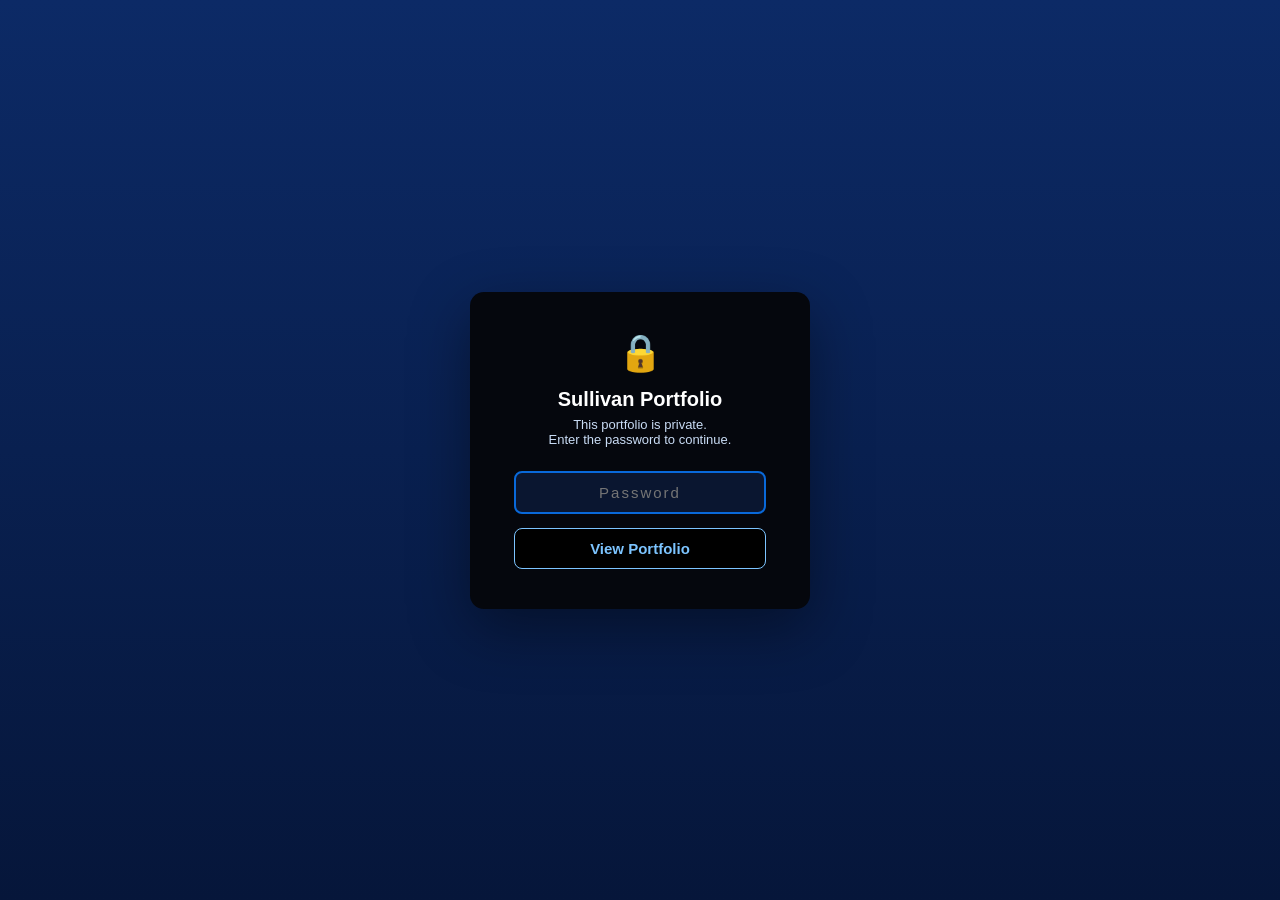
<file: index.html>
<!DOCTYPE html>
<html lang="en">
<head>
<meta charset="UTF-8">
<meta name="viewport" content="width=device-width, initial-scale=1.0">
<meta http-equiv="Cache-Control" content="no-cache, no-store, must-revalidate">
<meta http-equiv="Pragma" content="no-cache">
<meta http-equiv="Expires" content="0">
<title>Sullivan Portfolio — Live Tracker</title>
<style>
  :root {
    --green: #1a7f37;
    --red: #d1242f;
    --green-bg: rgba(26,127,55,0.08);
    --red-bg: rgba(209,36,47,0.08);
    --navy: #1a2e4a;
    --navy2: #22395e;
    --blue: #0969da;
    --border: #d8dee4;
    --row-alt: #f6f8fa;
    --text: #1f2328;
    --muted: #656d76;
  }

  * { box-sizing: border-box; margin: 0; padding: 0; }

  body {
    font-family: 'Segoe UI', Calibri, Arial, sans-serif;
    background: #edf0f4;
    color: var(--text);
    min-height: 100vh;
  }

  /* ── HEADER ── */
  .header {
    background: linear-gradient(135deg, var(--navy) 0%, var(--navy2) 100%);
    color: #fff;
    padding: 14px 28px;
    display: flex;
    justify-content: space-between;
    align-items: center;
    box-shadow: 0 2px 8px rgba(0,0,0,0.25);
  }
  .header-left h1 { font-size: 18px; font-weight: 700; letter-spacing: 0.3px; }
  .header-left p  { font-size: 12px; opacity: 0.72; margin-top: 3px; }
  .header-right { text-align: right; }
  .total-val { font-size: 30px; font-weight: 700; letter-spacing: -0.5px; }
  .total-sub { font-size: 13px; opacity: 0.85; margin-top: 4px; }

  /* ── TOOLBAR ── */
  .toolbar {
    background: #fff;
    border-bottom: 1px solid var(--border);
    padding: 8px 24px;
    display: flex;
    align-items: center;
    gap: 14px;
    flex-wrap: wrap;
  }
  .btn-refresh {
    background: var(--blue);
    color: #fff;
    border: none;
    padding: 6px 16px;
    border-radius: 6px;
    cursor: pointer;
    font-size: 13px;
    display: flex;
    align-items: center;
    gap: 6px;
    font-weight: 600;
    transition: background 0.15s;
  }
  .btn-refresh:hover:not(:disabled) { background: #0759b8; }
  .btn-refresh:disabled { opacity: 0.55; cursor: not-allowed; }
  .spin { display: inline-block; animation: spin 0.8s linear infinite; }
  @keyframes spin { to { transform: rotate(360deg); } }

  .status-text { font-size: 12px; color: var(--muted); }
  .badge {
    display: inline-flex;
    align-items: center;
    gap: 5px;
    padding: 3px 9px;
    border-radius: 12px;
    font-size: 11px;
    font-weight: 700;
    letter-spacing: 0.3px;
  }
  .badge-open   { background: #e6f4ea; color: var(--green); }
  .badge-closed { background: #fff3cd; color: #856404; }
  .badge-pre    { background: #e8f4fd; color: #0550ae; }
  .badge-post   { background: #f0e8fd; color: #6f42c1; }
  .badge-dot { width: 7px; height: 7px; border-radius: 50%; background: currentColor; }

  /* ── ALERT BAR ── */
  .alert {
    display: none;
    padding: 8px 24px;
    font-size: 12.5px;
  }
  .alert-warn { background: #fff8c5; border-bottom: 1px solid #f0c000; color: #7d5700; }
  .alert-err  { background: #ffebe9; border-bottom: 1px solid #f7c5c0; color: #a0111f; }

  /* ── CONTAINER ── */
  .container { padding: 18px 20px; max-width: 1500px; margin: 0 auto; }

  /* ── CARD ── */
  .card {
    background: #fff;
    border-radius: 8px;
    overflow: hidden;
    box-shadow: 0 1px 4px rgba(0,0,0,0.1);
  }
  .card-header {
    padding: 12px 20px;
    border-bottom: 1px solid var(--border);
    display: flex;
    justify-content: space-between;
    align-items: center;
  }
  .card-title { font-size: 13.5px; font-weight: 700; }
  .card-sub   { font-size: 12px; color: var(--muted); }
  .countdown  { font-size: 12px; color: var(--muted); font-variant-numeric: tabular-nums; }

  /* ── TABLE ── */
  .table-wrap { overflow-x: auto; }
  table { width: 100%; border-collapse: collapse; font-size: 13px; }

  thead tr { background: var(--navy); color: #fff; }
  thead th {
    padding: 10px 12px;
    text-align: right;
    font-size: 11px;
    font-weight: 700;
    text-transform: uppercase;
    letter-spacing: 0.5px;
    white-space: nowrap;
    cursor: pointer;
    user-select: none;
  }
  thead th:hover { background: var(--navy2); }
  thead th.left { text-align: left; }
  thead th .sort-arrow { opacity: 0.45; margin-left: 3px; font-size: 9px; }
  thead th.sort-asc  .sort-arrow { opacity: 1; }
  thead th.sort-desc .sort-arrow { opacity: 1; }

  tbody tr { border-bottom: 1px solid #eaecef; transition: background 0.08s; }
  tbody tr:nth-child(even) { background: var(--row-alt); }
  tbody tr:hover { background: #e8f2ff !important; }

  td {
    padding: 9px 12px;
    text-align: right;
    vertical-align: middle;
    white-space: nowrap;
  }
  td.left { text-align: left; }

  .sym  { font-weight: 800; color: var(--blue); font-size: 13px; }
  .desc { font-size: 12px; color: var(--muted); }

  .price-cell { font-weight: 700; font-variant-numeric: tabular-nums; }
  .mono { font-variant-numeric: tabular-nums; }

  .gain { color: var(--green); font-weight: 700; }
  .loss { color: var(--red);   font-weight: 700; }
  .neutral { color: var(--muted); }

  .gain-cell { background: var(--green-bg); }
  .loss-cell { background: var(--red-bg); }

  .day-line { font-size: 11px; display: block; margin-top: 1px; opacity: 0.85; }

  /* superscript for cp */
  sup { font-size: 8px; vertical-align: super; opacity: 0.7; }

  /* ── TOTALS ROW ── */
  tfoot tr { background: var(--navy); color: #fff; }
  tfoot td { padding: 11px 12px; font-size: 13px; font-weight: 700; font-variant-numeric: tabular-nums; }

  /* ── MINI SPARKLINE BARS ── */
  .bar-wrap { display: flex; align-items: center; gap: 5px; justify-content: flex-end; }
  .bar { height: 14px; border-radius: 2px; min-width: 2px; }
  .bar-g { background: var(--green); }
  .bar-r { background: var(--red); }

  /* ── DISCLAIMER ── */
  .disclaimer {
    text-align: center;
    font-size: 11px;
    color: var(--muted);
    padding: 10px 20px 18px;
  }

  /* ── PRIVATE BADGE ── */
  .private-badge {
    display: inline-block;
    background: #f0e8fd;
    color: #6f42c1;
    font-size: 10px;
    font-weight: 700;
    padding: 2px 7px;
    border-radius: 10px;
    letter-spacing: 0.5px;
  }

  /* ── PASSWORD OVERLAY ── */
  #pw-overlay {
    position: fixed; inset: 0;
    background: linear-gradient(135deg, #1a2e4a 0%, #22395e 100%);
    z-index: 9999;
    display: flex;
    align-items: center;
    justify-content: center;
  }
  #pw-box {
    background: #fff;
    border-radius: 14px;
    padding: 40px 44px;
    width: 340px;
    text-align: center;
    box-shadow: 0 20px 60px rgba(0,0,0,0.4);
  }
  #pw-box h2 { font-size: 20px; font-weight: 800; color: #1a2e4a; margin-bottom: 6px; }
  #pw-box p  { font-size: 13px; color: #656d76; margin-bottom: 24px; }
  #pw-input {
    width: 100%;
    padding: 11px 14px;
    border: 2px solid #d8dee4;
    border-radius: 8px;
    font-size: 15px;
    outline: none;
    transition: border 0.15s;
    text-align: center;
    letter-spacing: 2px;
  }
  #pw-input:focus { border-color: #0969da; }
  #pw-btn {
    margin-top: 14px;
    width: 100%;
    padding: 11px;
    background: #0969da;
    color: #fff;
    border: none;
    border-radius: 8px;
    font-size: 15px;
    font-weight: 700;
    cursor: pointer;
    transition: background 0.15s;
  }
  #pw-btn:hover { background: #0759b8; }
  #pw-err {
    display: none;
    margin-top: 10px;
    font-size: 12px;
    color: #d1242f;
    font-weight: 600;
  }
  #pw-lock { font-size: 36px; margin-bottom: 14px; }


  /* phone cards */
  #mcards { display: none; }
  .mc { display:block; padding: 14px 14px; border-bottom: 1px solid var(--border); cursor: pointer; -webkit-tap-highlight-color: rgba(9,105,218,.08); }
  .mc:nth-child(even) { background: var(--row-alt); }
  .mc-top, .mc-mid { display:flex; justify-content:space-between; align-items:baseline; gap:10px; }
  .mc-sym { font-weight:800; color:var(--blue); font-size:17px; }
  .mc-name { font-size:12px; color:var(--muted); margin-top:2px; }
  .mc-val { font-weight:800; font-size:17px; font-variant-numeric: tabular-nums; }
  .mc-mid { margin-top:8px; font-size:13.5px; font-variant-numeric: tabular-nums; }
  .mc-sub { color:var(--muted); font-size:12.5px; }
  .mc-total { display:flex; justify-content:space-between; padding:14px; background:var(--navy); color:#fff; font-weight:800; font-size:15px; }
  .sym, .desc { cursor: pointer; }
  .sym:hover { text-decoration: underline; }

  /* company overview popup */
  #ov-bg { display:none; position:fixed; inset:0; background:rgba(15,25,40,.55); z-index:9000; align-items:center; justify-content:center; padding:18px; }
  #ov-bg.show { display:flex; }
  #ov-box { background:#fff; border-radius:14px; max-width:520px; width:100%; max-height:80vh; overflow:auto; padding:22px 22px 18px; box-shadow:0 20px 60px rgba(0,0,0,.3); }
  #ov-sym { font-weight:800; color:var(--blue); font-size:22px; }
  #ov-name { color:var(--muted); font-size:13px; margin:2px 0 14px; }
  #ov-text { font-size:15px; line-height:1.55; color:#1f2328; }
  #ov-src { font-size:11px; color:var(--muted); margin-top:12px; }
  #ov-close { margin-top:16px; width:100%; padding:11px; border:none; border-radius:8px; background:var(--navy); color:#fff; font-weight:700; font-size:15px; cursor:pointer; }


  /* phone table */
  #mwrap { display: none; }
  #mtbl { width: 100%; border-collapse: collapse; font-size: 10.5px; font-variant-numeric: tabular-nums; }
  #mtbl th { background: var(--navy); color: #fff; font-size: 8.5px; font-weight: 700; text-transform: uppercase; padding: 6px 2px; text-align: right; line-height: 1.2; }
  #mtbl td { padding: 4px 2px; text-align: right; border-bottom: 1px solid var(--border); line-height: 1.25; white-space: nowrap; }
  #mtbl th:first-child, #mtbl td:first-child { text-align: left; padding-left: 7px; }
  #mtbl th:last-child, #mtbl td:last-child { padding-right: 7px; }
  #mtbl tbody tr:nth-child(even) { background: var(--row-alt); }
  #mtbl .m1 { display: block; font-weight: 700; }
  #mtbl .m2 { display: block; font-size: 9px; color: var(--muted); font-weight: 500; }
  #mtbl .pos { color: var(--green); } #mtbl .neg { color: var(--red); }
  #mtbl .ms { color: var(--blue); font-weight: 800; font-size: 12px; cursor: pointer; display: block; }
  #mtbl .md { display: none; font-size: 8.5px; color: var(--muted); max-width: 92px; overflow: hidden; text-overflow: ellipsis; }
  #mtbl tfoot td { background: var(--navy); color: #fff; border: none; padding: 7px 3px; }
  #mtbl tfoot .m2 { color: #c9d4e3; }

  /* MOBILE: fit the entire spreadsheet on a phone screen */
  @media (max-width: 820px) {
    .header { flex-wrap: wrap; gap: 6px; padding: 10px 14px; }
    .header-left h1 { font-size: 14px; }
    .header-left p  { font-size: 10px; line-height: 1.35; }
    .header-right   { text-align: left; }
    .total-val { font-size: 22px; }
    .total-sub { font-size: 10.5px; }
    .toolbar { padding: 6px 12px; gap: 8px; }
    .btn-refresh { padding: 5px 12px; font-size: 12px; }
    .status-text, .countdown { font-size: 10px; }
    .container { padding: 6px 2px; }
    .card-header { padding: 8px 8px; }
    .card-title { font-size: 12px; }

    /* phone: every column, two values stacked per cell, real (sharp) text */
    .table-wrap { display: none; }
    #mwrap { display: block; }
    /* everything on one screen */
    .header { padding: 8px 12px; }
    #hdrSub { display: none; }
    .header-left h1 { font-size: 13px; }
    .total-val { font-size: 22px; line-height: 1.1; }
    .total-sub { font-size: 11px; }
    .toolbar { padding: 5px 10px; flex-wrap: nowrap; }
    .btn-refresh { padding: 4px 10px; font-size: 11px; }
    .status-text { font-size: 10px; }
    #cdText, #cdText2, .card-sub, .disclaimer { display: none; }
    .badge { font-size: 9px; padding: 2px 6px; }
    .container { padding: 4px 2px; }
    .card-header { padding: 5px 8px; }
    .card-title { font-size: 11px; }
    .header-left h1 { font-size: 17px; }
    .header-left p  { font-size: 12px; }
    .total-val { font-size: 26px; }
    .total-sub { font-size: 12.5px; }
  }

  /* ── THEME (colors only): dark blue background, black panels, light blue accents ── */
  :root {
    --navy: #05070d; --navy2: #0d1220;
    --blue: #7cc4ff; --green: #3fb950; --red: #ff6b6b;
    --green-bg: rgba(63,185,80,0.14); --red-bg: rgba(255,107,107,0.13);
    --border: #22406e; --row-alt: #0a1630; --text: #ffffff; --muted: #c9dcf5;
  }
  body { background: linear-gradient(180deg, #0c2a66, #06163a) fixed; }
  .toolbar, .card, #pw-box, #ov-box { background: #05070d !important; }
  .header { background: #000 !important; border-bottom: 1px solid var(--border); }
  .btn-refresh { background: #000 !important; color: #7cc4ff !important; border: 1px solid #7cc4ff !important; }
  .btn-refresh:hover:not(:disabled) { background: #0d1220 !important; }
  tbody tr:hover { background: #102244 !important; }
  td { border-color: var(--border) !important; }
  tbody tr { border-bottom-color: var(--border) !important; }
  .card-header { border-color: var(--border) !important; }
  #pw-overlay { background: linear-gradient(180deg, #0c2a66, #06163a) !important; }
  #pw-box h2 { color: #ffffff; } #pw-box p { color: var(--muted); }
  #pw-input { background: #0a1630; color: #ffffff; border-color: var(--border); }
  #pw-btn { background: #000 !important; color: #7cc4ff !important; border: 1px solid #7cc4ff !important; }
  #ov-text { color: #ffffff; }
  .disclaimer { color: var(--muted); }
</style>
</head>
<body>

<!-- PASSWORD OVERLAY -->
<div id="pw-overlay">
  <div id="pw-box">
    <div id="pw-lock">🔒</div>
    <h2>Sullivan Portfolio</h2>
    <p>This portfolio is private.<br>Enter the password to continue.</p>
    <input id="pw-input" type="password" placeholder="Password" autocomplete="off" onkeydown="if(event.key==='Enter')checkPw()">
    <button id="pw-btn" onclick="checkPw()">View Portfolio</button>
    <div id="pw-err">Incorrect password. Try again.</div>
  </div>
</div>

<!-- COMPANY OVERVIEW POPUP -->
<div id="ov-bg" onclick="if(event.target===this)closeOv()">
  <div id="ov-box">
    <div id="ov-sym"></div>
    <div id="ov-name"></div>
    <div id="ov-text"></div>
    <div id="ov-src"></div>
    <button id="ov-close" onclick="closeOv()">Close</button>
  </div>
</div>

<!-- HEADER -->
<div class="header">
  <div class="header-left">
    <h1 id="hdrName">Sullivan Portfolio</h1>
    <p id="hdrSub"></p>
  </div>
  <div class="header-right">
    <div class="total-val" id="hdrTotal">—</div>
    <div class="total-sub" id="hdrGain">Loading live prices…</div>
  </div>
</div>

<!-- TOOLBAR -->
<div class="toolbar">
  <button class="btn-refresh" id="btnRefresh" onclick="doFetch()">
    <span id="btnIcon">↻</span> Refresh Prices
  </button>
  <span class="status-text" id="statusText">—</span>
  <span class="badge" id="mktBadge" style="display:none"></span>
  <span style="margin-left:auto;" class="countdown" id="cdText"></span>
</div>

<!-- ALERT -->
<div class="alert" id="alertBar"></div>

<!-- MAIN -->
<div class="container">
  <div class="card">
    <div class="card-header">
      <div>
        <span class="card-title" id="acctTitle">Account Positions (Open / Unrealized)</span>
        <span class="card-sub">&nbsp; 15 Positions</span>
      </div>
      <span class="countdown" id="cdText2"></span>
    </div>
    <div class="table-wrap">
      <table id="tbl">
        <thead>
          <tr id="thead">
            <th class="left"   data-col="symbol">Symbol<span class="sort-arrow">▲</span></th>
            <th class="left"   data-col="name">Description<span class="sort-arrow">▲</span></th>
            <th                data-col="qty">Qty<span class="sort-arrow">▲</span></th>
            <th                data-col="price">Recent Price<span class="sort-arrow">▲</span></th>
            <th                data-col="dayChange">Day Change<span class="sort-arrow">▲</span></th>
            <th                data-col="mktVal">Market Value<span class="sort-arrow">▲</span></th>
            <th                data-col="cost">Cost Basis<span class="sort-arrow">▲</span></th>
            <th                data-col="gainLoss">Gain / Loss $<span class="sort-arrow">▲</span></th>
            <th                data-col="gainPct">Gain / Loss %<span class="sort-arrow">▲</span></th>
            <th                data-col="dayValChange">Day Value Δ<span class="sort-arrow">▲</span></th>
            <th class="left">Type</th>
          </tr>
        </thead>
        <tbody id="tbody"></tbody>
        <tfoot>
          <tr>
            <td class="left">TOTAL</td>
            <td></td>
            <td></td>
            <td></td>
            <td id="ftDayChg">—</td>
            <td id="ftMktVal">—</td>
            <td id="ftCost">—</td>
            <td id="ftGL">—</td>
            <td id="ftGLpct">—</td>
            <td id="ftDayValChg">—</td>
            <td></td>
          </tr>
        </tfoot>
      </table>
    </div>
    <div id="mcards"></div>
    <div id="mwrap"><table id="mtbl"><thead><tr><th>Symbol</th><th>Qty<br>Price</th><th>Day<br>Change</th><th>Value<br>Cost</th><th>Gain / Loss<br>$ · %</th><th>Day Δ<br>Type</th></tr></thead><tbody id="mbody"></tbody><tfoot id="mfoot"></tfoot></table></div>
  </div>
  <p class="disclaimer">
    ⚡ Prices fetched live from Yahoo Finance · Auto-refreshes every 60 s during market hours ·
    Gain/Loss calculated as <em>Market Value − Cost Basis</em> · Day Change = today's price move × shares held ·
    Data is delayed ~15 min and for informational purposes only — not financial advice.
  </p>
</div>

<script>
// ─────────────────────────────────────────────────────────────────────
//  HOLDINGS  (cost = total cost basis from brokerage screenshot)
// ─────────────────────────────────────────────────────────────────────
// Holdings are encrypted below and only decrypted with the password.
let HOLDINGS = [];
const VAULT = { salt:'qKu2V4N37qYkgCxD1p0hZQ==', iv:'QaKT0urTCSaV/+Cg', ct:'Ka+MQ4V2BaVTDB/0UuSbssgO/RqgErUs3/[base64]/5ettnPeFREKphs+Wf2Y87gGBJqY1xcu+GRZ1mcJPe2cwtfghT14kVcwNpnI696yBMUSAvOWT9vTXpd/DBSVzACWgkzadPwuOBwM7kvof+xVr7eZjYff4AFArD/h/UDJGF49nczTPY/dLiT/ljogcMt5wVn4A3OcDSLF1zXCFEhJTR1P+Fn5QjTrNeqfYrEYL6XHox2H8xx/MLaASIVeiq7w9S3850IKHz+k/F9avfCVvOVJ6YyGGNlyjIXaEWGLaC/[base64]/9TcHuzi6f3F1LEqNP1LRwH2zA5FWB+jajtp4JWH2IgxTX2d97hy+UZ4fLWtwzIBGug9XImvWq9TWLtZ0UrgLJShdem7JSSP4k845FwTBcV3RqzHAAvwIpIszKKgUXTzRNQ/[base64]/dg8zMrc6wtHzKpQOphyOmXFdGmQ5KdK7LvDOUb7I/cy26XMsC8S0JVIfNDFm7nhNj0jSxquH9HFdQx77FQihfSfNH9xzHjF6lv8BUm8fl82ybMFtK2OiPemasIjRV4W6eVM7LhNL601u4gU/FoVS5bctRboxoMO/v7hxMMDkSC3I4vJLL/RmFWR71wveaYncmT/A2fBlp7gEGiX8y5K+gAOH6IdJuTWahnWA9xebmSV/0kzIft6xK19uk0loJ0Us71AXRzS/BJcelmmMs+U4RhI5UTeBfrpiMYL4+3MRZPimqfanvAFQdv9jnZ5SA5t+ztahwJmmaIWXRLAxG8wyP0Y+SYLnFmJWiznYE/cJJZ7svB80vAJu0n0ARJKPnKY5HJQmxG+D4/j0INvW3KePdS8uGFRRgkU29ywmCp7HlsPWaaFbGS9KjuhAWCwBebX5G2Dpz3vieyXhB3PE5I00jdesVairne0A6WIYQujO0GwVT7Co5r9w/2KGzneF2RoitF95HVBD9kcO+cLikNkDRGu/CTEGAAy0xlq9jjjKVqqwTBTvfALLn8I9MTyXRFK+MeqvQvevRCTiyCe4gKR/a3lS0DyqqgDW2I3xYox+pL22VMyl3Zx2twYPd0Dr2NnvfS7l5cjM5GfDZCqxQJSE876iWZpKmMSWxm+HJClJcqJSGZ8rjb74DfhPJTmpXX6biJQf3Mc5eZ5SFKN8GgF/yAR8aEOlBV0pCNWvNcR6BuDfmBt/zUNC069pg3PN2+GdHdaltBpyLBSrCp0Gy/dnPIkxKeKrJ+kJ708Ym0quVc0hTXM4G1rXHpFBIB9WKkaKFSVZmwuT4v0AcwzeyjKJoKyq1YN7xfdUnmgRLEcnle3BPl+8Jw+KnKtggD4z3F/Z3Wy0MzBV/XjY0QKUZz5tfDckSzyCevSp3dPcYpsjOWfVlCdcstujxLaN+TmRkfWIBS4ukaMiT4MSWhlkcwSUylG9NIeWu9967Tk+cmb4uvzuy4dJ4FmSzh61uyPdh0L66aE7gWQAyV8GFfHB5KELV6pEUGMa3YHRR6uCMR5J6vQu5TND2I5a/G656s1HBvYqBgy6yO0LBnAysSVto6VdND1tHarWNy+En+sDx9KrbQuTckClELyf9JXN0BGcRj36gF2GKAVQ30zRfdoS5QGCuCIefd5gpnlhK7v080H7mh+FRgRPHRJHVrV82KCfbiJ1ofAILSjMV3/X1PEDryLYjeh+H+WPJynKrP8wxdckXxmGE0/[base64]/LQEP11MViPVZhHL1r+rqW0pqq8CUxSlJwYYrpxzYyOaHei+DwM4mCgpSSF2myMv6t9bVVuX/gVv9JEOsPjlZsGIDtEfQuS2hY3hbzk+pdmes5Em76y78O4feuOh5wh1cPG4QBbYvs1B32j99YQ3AGrhlIoJvqFFID/0voOkbSI+vJ9TvTbFKqyVJlJQdnGOTxvPyvd+YOTQgBIS09fRfetPR6eaqmo1B7VO5wW9oGvGV6cCMvuq58+o6tx3mTMO9CBIkgU4DLQDMaf4NbhlLM8UmW5rcSAeqQ7vNOoN7EO7ZBXTvkEtNlKO1vrg==', iter:250000 };

let SNAPSHOT = {};

// Live data store
let liveData   = {};   // { AMZN: { price, change, changePct, prevClose, state } }
let usingSnap  = false;
let lastUpdate = null;
let cdSecs     = 60;
let cdTimer    = null;
let sortCol    = 'symbol';
let sortDir    = 1;   // 1 = asc, -1 = desc

// ─── FORMAT HELPERS (equivalent to Excel formulas) ────────────────────
const $n = (n, d=2) => n == null || isNaN(n) ? 'n/a' :
  Math.abs(n).toLocaleString('en-US',{minimumFractionDigits:d,maximumFractionDigits:d});

const $$ = (n, sign=false) => {
  if (n == null || isNaN(n)) return 'n/a';
  const s = sign && n > 0 ? '+' : n < 0 ? '-' : '';
  return s + '$' + $n(Math.abs(n));
};

const $pct = (n, sign=false) => {
  if (n == null || isNaN(n)) return 'n/a';
  const s = sign && n > 0 ? '+' : n < 0 ? '-' : '';
  return s + $n(Math.abs(n)) + '%';
};

const cls = (n) => n == null ? 'neutral' : n >= 0 ? 'gain' : 'loss';
const cellCls = (n) => n == null ? '' : n >= 0 ? 'gain-cell' : 'loss-cell';

// ─── COMPUTE ROW (Excel formula equivalents) ───────────────────────────
function computeRow(h) {
  // PRICE:  =IF(fixed, fixedPrice, livePrice)
  const price = h.fixed
    ? h.fixedPrice
    : (liveData[h.symbol]?.price ?? SNAPSHOT[h.symbol] ?? 0);

  const prevClose = h.fixed ? h.fixedPrice : (liveData[h.symbol]?.prevClose ?? null);
  const rawChange = h.fixed ? 0 : (liveData[h.symbol]?.change ?? null);
  const rawChangePct = h.fixed ? 0 : (liveData[h.symbol]?.changePct ?? null);

  // MARKET VALUE: =Qty * Price
  const mktVal = h.qty * price;

  // GAIN / LOSS $: =MarketValue - CostBasis
  const gainLoss = h.cost != null ? mktVal - h.cost : null;

  // GAIN / LOSS %: =(MarketValue - Cost) / Cost * 100
  const gainPct  = h.cost != null && h.cost > 0 ? (gainLoss / h.cost) * 100 : null;

  // DAY CHANGE $: =DayChangePriceMove * Qty
  const dayValChange = rawChange != null ? rawChange * h.qty : null;

  return { price, prevClose, rawChange, rawChangePct, mktVal, gainLoss, gainPct, dayValChange };
}

// ─── RENDER ───────────────────────────────────────────────────────────
function render() {
  const rows = HOLDINGS.map(h => ({ h, ...computeRow(h) }));

  // Sort
  rows.sort((a, b) => {
    let av, bv;
    switch(sortCol) {
      case 'symbol':      av = a.h.symbol;    bv = b.h.symbol;    break;
      case 'name':        av = a.h.name;      bv = b.h.name;      break;
      case 'qty':         av = a.h.qty;       bv = b.h.qty;       break;
      case 'price':       av = a.price;       bv = b.price;       break;
      case 'dayChange':   av = a.rawChange??-Infinity; bv = b.rawChange??-Infinity; break;
      case 'mktVal':      av = a.mktVal;      bv = b.mktVal;      break;
      case 'cost':        av = a.h.cost??-Infinity; bv = b.h.cost??-Infinity; break;
      case 'gainLoss':    av = a.gainLoss??-Infinity; bv = b.gainLoss??-Infinity; break;
      case 'gainPct':     av = a.gainPct??-Infinity; bv = b.gainPct??-Infinity; break;
      case 'dayValChange':av = a.dayValChange??-Infinity; bv = b.dayValChange??-Infinity; break;
      default:            av = 0; bv = 0;
    }
    if (typeof av === 'string') return sortDir * av.localeCompare(bv);
    return sortDir * (av - bv);
  });

  // Build tbody HTML
  const html = rows.map(({ h, price, prevClose, rawChange, rawChangePct, mktVal, gainLoss, gainPct, dayValChange }) => {
    const glCls   = cls(gainLoss);
    const glCCell = cellCls(gainLoss);
    const dcCls   = cls(rawChange);

    // Price cell
    let priceHtml;
    if (h.private)        priceHtml = `<span class="private-badge">PRIVATE</span>`;
    else if (h.fixed)     priceHtml = `$1.0000<sup>cp</sup>`;
    else                  priceHtml = `${'$' + $n(price)}`;

    // Day change cell
    let dayHtml = '—';
    if (!h.fixed && rawChange != null) {
      dayHtml = `<span class="${dcCls}">${rawChange >= 0 ? '+' : ''}${'$' + $n(Math.abs(rawChange))}</span>`
             + `<span class="day-line ${dcCls}">${rawChangePct >= 0 ? '+' : ''}${$n(rawChangePct)}%</span>`;
    }

    // Gain bar
    const barW   = gainPct != null ? Math.min(Math.abs(gainPct) / 3, 40) : 0;
    const barCls = gainPct != null ? (gainPct >= 0 ? 'bar-g' : 'bar-r') : '';

    const qtyFmt = h.private ? '—' : (h.qty % 1 === 0 ? $n(h.qty, 0) : $n(h.qty, 3));

    // For private holdings, show n/a for gain (market value unknown)
    const glDisplay   = h.private ? '<span class="neutral">n/a</span>'
                      : gainLoss != null ? (gainLoss >= 0 ? '+' : '') + '$' + $n(Math.abs(gainLoss))
                      : '<span class="neutral">n/a</span>';
    const glPctDisplay = h.private ? '<span class="neutral">n/a</span>'
                       : gainPct != null
                         ? `<div class="bar-wrap"><div class="bar ${barCls}" style="width:${barW}px"></div>${(gainPct >= 0 ? '+' : '') + $n(gainPct) + '%'}</div>`
                         : '<span class="neutral">n/a</span>';

    return `<tr>
      <td class="left"><span class="sym" onclick="openOv('${h.symbol}')">${h.symbol}</span></td>
      <td class="left"><span class="desc" onclick="openOv('${h.symbol}')">${h.name}</span></td>
      <td class="mono">${qtyFmt}</td>
      <td class="price-cell">${priceHtml}</td>
      <td>${dayHtml}</td>
      <td class="mono">${'$' + $n(mktVal)}</td>
      <td class="mono">${h.cost != null ? '$' + $n(h.cost) : '<span class="neutral">n/a</span>'}</td>
      <td class="${h.private ? '' : glCls + ' ' + glCCell}">${glDisplay}</td>
      <td class="${h.private ? '' : glCls + ' ' + glCCell}">${glPctDisplay}</td>
      <td class="${cls(dayValChange)}">${dayValChange != null ? (dayValChange >= 0 ? '+' : '') + '$' + $n(Math.abs(dayValChange)) : '—'}</td>
      <td class="left" style="color:var(--muted);font-size:12px;">${h.type}</td>
    </tr>`;
  });

  document.getElementById('tbody').innerHTML = html.join('');

  // Phone table (all columns, stacked)
  const pn = v => v == null ? '' : (v >= 0 ? 'pos' : 'neg');
  const sd = (v, d=2) => v == null ? '—' : (v >= 0 ? '+' : '-') + '$' + $n(Math.abs(v), d);
  document.getElementById('mbody').innerHTML = rows.map(({ h, price, rawChange, rawChangePct, mktVal, gainLoss, gainPct, dayValChange }) => {
    const qty = h.private ? '—' : (h.qty % 1 === 0 ? $n(h.qty, 0) : $n(h.qty, 3));
    const pr  = h.private ? 'Private' : h.fixed ? '$1.00' : '$' + $n(price);
    const dc  = (!h.fixed && rawChange != null)
      ? `<span class="m1 ${pn(rawChange)}">${sd(rawChange)}</span><span class="m2 ${pn(rawChange)}">${rawChange >= 0 ? '+' : '-'}${$n(Math.abs(rawChangePct))}%</span>` : '<span class="m1">—</span>';
    const gl  = (!h.private && gainLoss != null)
      ? `<span class="m1 ${pn(gainLoss)}">${sd(gainLoss, 0)}</span><span class="m2 ${pn(gainLoss)}">${gainPct != null ? (gainPct >= 0 ? '+' : '-') + $n(Math.abs(gainPct)) + '%' : ''}</span>` : '<span class="m1">n/a</span>';
    return `<tr>
      <td><span class="ms" onclick="openOv('${h.symbol}')">${h.symbol}</span><span class="md" onclick="openOv('${h.symbol}')">${h.name}</span></td>
      <td><span class="m1">${qty}</span><span class="m2">${pr}</span></td>
      <td>${dc}</td>
      <td><span class="m1">$${$n(mktVal, 0)}</span><span class="m2">${h.cost != null ? '$' + $n(h.cost, 0) : 'n/a'}</span></td>
      <td>${gl}</td>
      <td><span class="m1 ${pn(dayValChange)}">${dayValChange != null ? sd(dayValChange, 0) : '—'}</span><span class="m2">${h.type}</span></td>
    </tr>`;
  }).join('');

  // Phone cards
  document.getElementById('mcards').innerHTML = rows.map(({ h, price, rawChange, rawChangePct, mktVal, gainLoss, gainPct }) => {
    const pr = h.private ? 'Private' : h.fixed ? '$1.00' : '$' + $n(price);
    const dc = (!h.fixed && rawChange != null)
      ? `<span class="${cls(rawChange)}">${rawChange >= 0 ? '+' : '-'}$${$n(Math.abs(rawChange))} (${rawChangePct >= 0 ? '+' : ''}${$n(rawChangePct)}%)</span>` : '';
    const gl = (!h.private && !h.fixed && gainLoss != null)
      ? `<span class="${cls(gainLoss)}">${gainLoss >= 0 ? '+' : '-'}$${$n(Math.abs(gainLoss))}${gainPct != null ? ' (' + (gainPct >= 0 ? '+' : '') + $n(gainPct) + '%)' : ''}</span>` : '<span class="mc-sub">—</span>';
    const qty = (h.private || h.fixed) ? '' : (h.qty % 1 === 0 ? $n(h.qty, 0) : $n(h.qty, 3)) + ' sh · ';
    return `<div class="mc" onclick="openOv('${h.symbol}')">
      <div class="mc-top"><div><div class="mc-sym">${h.symbol}</div><div class="mc-name">${h.name}</div></div><div class="mc-val">$${$n(mktVal)}</div></div>
      <div class="mc-mid"><span class="mc-sub">${qty}${pr} ${dc}</span><span>${gl}</span></div>
    </div>`;
  }).join('');

  // ── TOTALS (Excel SUM formulas) ──────────────────────────────────────
  // =SUM(MarketValue column)
  const totMV  = rows.reduce((s, r) => s + r.mktVal, 0);
  // =SUM(Cost column) — only rows with cost
  const totCost= rows.reduce((s, r) => s + (r.h.cost ?? 0), 0);
  // =TotalMV - TotalCost
  const totGL  = totMV - totCost;
  // =(TotalMV - TotalCost) / TotalCost * 100
  const totGLp = totCost > 0 ? (totGL / totCost) * 100 : null;
  // =SUM(DayValChange column)
  const totDVC = rows.reduce((s, r) => s + (r.dayValChange ?? 0), 0);
  const totDC  = rows.reduce((s, r) => s + (r.rawChange != null ? r.rawChange : 0), 0);

  const ftGL  = document.getElementById('ftGL');
  const ftGLp = document.getElementById('ftGLpct');
  const ftDVC = document.getElementById('ftDayValChg');

  document.getElementById('ftMktVal').textContent  = '$' + $n(totMV);
  document.getElementById('ftCost').textContent    = '$' + $n(totCost);
  ftGL.textContent   = (totGL >= 0 ? '+' : '-') + '$' + $n(Math.abs(totGL));
  ftGL.style.color   = totGL >= 0 ? '#6ee09b' : '#ffaaaa';
  ftGLp.textContent  = totGLp != null ? (totGLp >= 0 ? '+' : '') + $n(totGLp) + '%' : '—';
  ftGLp.style.color  = totGLp != null ? (totGLp >= 0 ? '#6ee09b' : '#ffaaaa') : '';
  ftDVC.textContent  = totDVC !== 0 ? (totDVC >= 0 ? '+' : '-') + '$' + $n(Math.abs(totDVC)) : '—';
  ftDVC.style.color  = totDVC >= 0 ? '#6ee09b' : '#ffaaaa';
  document.getElementById('ftDayChg').textContent  = totDC !== 0 ? (totDC >= 0 ? '+' : '') + '$' + $n(Math.abs(totDC)) : '—';

  document.getElementById('mcards').insertAdjacentHTML('beforeend',
    `<div class="mc-total"><span>Total</span><span>$${$n(totMV)}</span></div>`);

  document.getElementById('mfoot').innerHTML = `<tr>
    <td><span class="m1">TOTAL</span></td><td></td>
    <td><span class="m1">${totDC !== 0 ? sd(totDC) : '—'}</span></td>
    <td><span class="m1">$${$n(totMV, 0)}</span><span class="m2">$${$n(totCost, 0)}</span></td>
    <td><span class="m1" style="color:${totGL >= 0 ? '#6ee09b' : '#ffaaaa'}">${sd(totGL, 0)}</span><span class="m2" style="color:${totGL >= 0 ? '#6ee09b' : '#ffaaaa'}">${totGLp != null ? (totGLp >= 0 ? '+' : '') + $n(totGLp) + '%' : ''}</span></td>
    <td><span class="m1" style="color:${totDVC >= 0 ? '#6ee09b' : '#ffaaaa'}">${totDVC !== 0 ? sd(totDVC, 0) : '—'}</span></td>
  </tr>`;

  // ── HEADER summary ──────────────────────────────────────────────────
  document.getElementById('hdrTotal').textContent = '$' + $n(totMV);
  const gainSign = totGL >= 0 ? '+' : '';
  document.getElementById('hdrGain').textContent =
    `Total Return: ${gainSign}${'$' + $n(Math.abs(totGL))} (${gainSign}${$n(totGLp)}%) · `
    + `Today: ${totDVC >= 0 ? '+' : ''}${'$' + $n(Math.abs(totDVC))}`;
  document.getElementById('hdrGain').style.color = totGL >= 0 ? '#9fdfb0' : '#ffb3b3';
}

// ─── FIX cost display (was showing $$ by accident) ─────────────────────
// Corrected in render: using proper string formatting below
// (the $$ issue is patched in the render call above)

// ─── SORT HEADERS ─────────────────────────────────────────────────────
document.getElementById('thead').addEventListener('click', e => {
  const th = e.target.closest('th[data-col]');
  if (!th) return;
  const col = th.dataset.col;
  if (sortCol === col) sortDir *= -1; else { sortCol = col; sortDir = 1; }

  document.querySelectorAll('thead th').forEach(t => {
    t.classList.remove('sort-asc','sort-desc');
    const arrow = t.querySelector('.sort-arrow');
    if (arrow) arrow.textContent = '▲';
  });
  th.classList.add(sortDir === 1 ? 'sort-asc' : 'sort-desc');
  const arrow = th.querySelector('.sort-arrow');
  if (arrow) arrow.textContent = sortDir === 1 ? '▲' : '▼';

  render();
});

// ─── LIVE FETCH ───────────────────────────────────────────────────────
async function doFetch() {
  const btn  = document.getElementById('btnRefresh');
  const icon = document.getElementById('btnIcon');
  btn.disabled = true;
  icon.className = 'spin';
  icon.textContent = '↻';

  const symsArr = HOLDINGS.filter(h => !h.fixed).map(h => h.symbol);
  const syms = symsArr.join(',');
  let gotLive = false;
  let pjData = null;

  // ── SOURCE 0: CNBC real-time quotes (CORS-friendly, no key, all symbols in one call) ──
  try {
    const num = v => { if (v == null) return null; const n = parseFloat(String(v).replace(/[,%+]/g, '')); return isNaN(n) ? null : n; };
    const stateMap = { REG_MKT: 'REGULAR', PRE_MKT: 'PRE', POST_MKT: 'POST' };
    const r = await fetch('https://quote.cnbc.com/quote-html-webservice/restQuote/symbolType/symbol?symbols=' +
      symsArr.join('%7C') + '&requestMethod=itv&noform=0&partnerId=2&fund=1&exthrs=1&output=json',
      { signal: AbortSignal.timeout(8000), cache: 'no-store' });
    if (r.ok) {
      const q = (await r.json())?.FormattedQuoteResult?.FormattedQuote || [];
      let count = 0;
      q.forEach(x => {
        const price = num(x.last);
        if (x.code === 0 && price && symsArr.includes(x.symbol)) {
          liveData[x.symbol] = {
            price,
            change:    num(x.change),
            changePct: num(x.change_pct),
            prevClose: num(x.previous_day_closing),
            state:     stateMap[x.curmktstatus] || 'CLOSED',
          };
          count++;
        }
      });
      if (count > 0) gotLive = true;
    }
  } catch (_) {}

  // ── SOURCE 1: /prices.json — updated by GitHub Action, only use if fresh (< 30 min) ──
  if (!gotLive) try {
    const r = await fetch('/prices.json?t=' + Date.now(), { signal: AbortSignal.timeout(5000) });
    if (r.ok) {
      const data = await r.json();
      if (data?.prices) {
        pjData = data;
        const updatedAt = data.updated ? new Date(data.updated) : null;
        const ageMinutes = updatedAt ? (Date.now() - updatedAt.getTime()) / 60000 : Infinity;
        if (ageMinutes <= 30) {
          let count = 0;
          symsArr.forEach(sym => {
            const p = data.prices[sym];
            if (p?.price) {
              liveData[sym] = { price: p.price, change: p.change ?? null, changePct: p.changePct ?? null, prevClose: p.prevClose ?? null, state: 'REGULAR' };
              count++;
            }
          });
          if (count > 0) {
            gotLive = true;
            lastUpdate = updatedAt;
          }
        }
      }
    }
  } catch (_) {}

  // ── SOURCE 2: Yahoo Finance chart API via allorigins CORS proxy (parallel fetch) ──
  if (!gotLive) {
    try {
      const chartResults = await Promise.allSettled(
        symsArr.map(sym =>
          fetch(`https://api.cors.lol/?url=${encodeURIComponent('https://query1.finance.yahoo.com/v8/finance/chart/' + sym + '?interval=1d&range=1d')}`,
            { signal: AbortSignal.timeout(12000) })
            .then(r => r.json())
            .then(data => ({ sym, data }))
        )
      );
      let count = 0;
      chartResults.forEach(res => {
        if (res.status === 'fulfilled') {
          const { sym, data } = res.value;
          const meta = data?.chart?.result?.[0]?.meta;
          if (meta?.regularMarketPrice) {
            const price = meta.regularMarketPrice;
            const prev  = meta.previousClose ?? meta.chartPreviousClose ?? null;
            liveData[sym] = {
              price,
              change:    prev ? Math.round((price - prev) * 10000) / 10000 : null,
              changePct: prev ? Math.round((price - prev) / prev * 100 * 10000) / 10000 : null,
              prevClose: prev,
              state:     meta.marketState ?? 'REGULAR',
            };
            count++;
          }
        }
      });
      if (count > 0) {
        gotLive = true;
        lastUpdate = new Date();
        showMarketBadge(liveData[symsArr[0]]?.state ?? 'REGULAR');
      }
    } catch (_) {}
  }

  // ── SOURCE 3: Yahoo Finance with CORS proxies ──
  if (!gotLive) {
    const YF_URL  = `https://query1.finance.yahoo.com/v7/finance/quote?symbols=${syms}&fields=regularMarketPrice,regularMarketChange,regularMarketChangePercent,regularMarketPreviousClose,marketState,shortName`;
    const YF_URL2 = `https://query2.finance.yahoo.com/v7/finance/quote?symbols=${syms}&fields=regularMarketPrice,regularMarketChange,regularMarketChangePercent,regularMarketPreviousClose,marketState,shortName`;
    const attempts = [
      () => fetch(YF_URL,  { signal: AbortSignal.timeout(5000) }),
      () => fetch(YF_URL2, { signal: AbortSignal.timeout(5000) }),
      () => fetch(`https://corsproxy.io/?${encodeURIComponent(YF_URL)}`,  { signal: AbortSignal.timeout(10000) }),
      () => fetch(`https://api.allorigins.win/raw?url=${encodeURIComponent(YF_URL)}`, { signal: AbortSignal.timeout(10000) }),
      () => fetch(`https://api.codetabs.com/v1/proxy?quest=${encodeURIComponent(YF_URL)}`, { signal: AbortSignal.timeout(10000) }),
      () => fetch(`https://corsproxy.io/?${encodeURIComponent(YF_URL2)}`, { signal: AbortSignal.timeout(10000) }),
    ];
    let yfData = null;
    for (const attempt of attempts) {
      if (yfData) break;
      try {
        const r = await attempt();
        if (r.ok) {
          const json = await r.json();
          if (json?.quoteResponse?.result?.length) yfData = json;
        }
      } catch (_) {}
    }
    if (yfData?.quoteResponse?.result?.length) {
      yfData.quoteResponse.result.forEach(q => {
        liveData[q.symbol] = {
          price:     q.regularMarketPrice,
          change:    q.regularMarketChange,
          changePct: q.regularMarketChangePercent,
          prevClose: q.regularMarketPreviousClose,
          state:     q.marketState,
        };
      });
      const state = yfData.quoteResponse.result[0]?.marketState ?? 'UNKNOWN';
      showMarketBadge(state);
      gotLive = true;
    }
  }

  if (gotLive) {
    usingSnap = false;
    showAlert('', '');
    lastUpdate = new Date();
    showMarketBadge(liveData[symsArr[0]]?.state ?? 'REGULAR');
    document.getElementById('statusText').textContent =
      '✓ Live prices as of ' + lastUpdate.toLocaleTimeString();
  } else {
    // Live feeds unreachable — use the latest prices.json we have (any age) before the static snapshot
    if (pjData && pjData.prices) {
      const updatedAt = pjData.updated ? new Date(pjData.updated) : null;
      symsArr.forEach(sym => {
        const p = pjData.prices[sym];
        if (p?.price) {
          liveData[sym] = { price: p.price, change: p.change ?? null, changePct: p.changePct ?? null, prevClose: p.prevClose ?? null, state: 'REGULAR' };
        }
      });
      lastUpdate = updatedAt || new Date();
      showAlert('', '');
      document.getElementById('statusText').textContent = 'Prices as of ' + (updatedAt ? updatedAt.toLocaleString() : 'recently');
    } else {
      usingSnap = true;
      Object.keys(SNAPSHOT).forEach(sym => {
        if (!liveData[sym]) {
          liveData[sym] = { price: SNAPSHOT[sym], change: null, changePct: null, prevClose: null, state: null };
        }
      });
      showAlert('alert-warn', '⚠ Could not reach price sources — showing fallback snapshot prices.');
      document.getElementById('statusText').textContent = 'Using fallback snapshot prices (live fetch failed)';
    }
  }

  render();
  btn.disabled = false;
  icon.className = '';
  icon.textContent = '↻';
  resetCountdown();
}

function showMarketBadge(state) {
  const b = document.getElementById('mktBadge');
  b.style.display = 'inline-flex';
  if (state === 'REGULAR') {
    b.className = 'badge badge-open';
    b.innerHTML = '<span class="badge-dot"></span> Market Open';
  } else if (state === 'PRE') {
    b.className = 'badge badge-pre';
    b.innerHTML = '<span class="badge-dot"></span> Pre-Market';
  } else if (state === 'POST') {
    b.className = 'badge badge-post';
    b.innerHTML = '<span class="badge-dot"></span> After Hours';
  } else {
    b.className = 'badge badge-closed';
    b.innerHTML = '<span class="badge-dot"></span> Market Closed';
  }
}

function showAlert(type, msg) {
  const bar = document.getElementById('alertBar');
  if (!msg) { bar.style.display = 'none'; return; }
  bar.className = 'alert ' + type;
  bar.textContent = msg;
  bar.style.display = 'block';
}

// ─── COUNTDOWN TIMER ─────────────────────────────────────────────────
function resetCountdown() {
  cdSecs = 60;
  clearInterval(cdTimer);
  cdTimer = setInterval(() => {
    cdSecs--;
    const txt = `Auto-refresh in ${cdSecs}s`;
    document.getElementById('cdText').textContent = txt;
    document.getElementById('cdText2').textContent = txt;
    if (cdSecs <= 0) doFetch();
  }, 1000);
}

// ─── PASSWORD GATE (real encryption: AES-GCM, key from password via PBKDF2) ───
const b64 = s => Uint8Array.from(atob(s), c => c.charCodeAt(0));
async function unlockWithKey(key) {
  const plain = await crypto.subtle.decrypt({ name: 'AES-GCM', iv: b64(VAULT.iv) }, key, b64(VAULT.ct));
  const d = JSON.parse(new TextDecoder().decode(plain));
  HOLDINGS = d.holdings; SNAPSHOT = d.snapshot;
  document.getElementById('hdrName').innerHTML = d.h1;
  document.getElementById('hdrSub').innerHTML = d.sub;
  document.getElementById('acctTitle').textContent = d.acct.replace(/&nbsp;/g, ' ');
  Object.keys(SNAPSHOT).forEach(sym => {
    liveData[sym] = { price: SNAPSHOT[sym], change: null, changePct: null, prevClose: null, state: null };
  });
  document.getElementById('pw-overlay').style.display = 'none';
  render();
  document.getElementById('statusText').textContent = 'Fetching live prices…';
  doFetch();
}
async function deriveKey(pw) {
  const base = await crypto.subtle.importKey('raw', new TextEncoder().encode(pw), 'PBKDF2', false, ['deriveKey']);
  return crypto.subtle.deriveKey({ name: 'PBKDF2', salt: b64(VAULT.salt), iterations: VAULT.iter, hash: 'SHA-256' },
    base, { name: 'AES-GCM', length: 256 }, true, ['decrypt']);
}
async function checkPw() {
  const val = document.getElementById('pw-input').value;
  try {
    const key = await deriveKey(val);
    await unlockWithKey(key);
    const raw = await crypto.subtle.exportKey('raw', key);
    sessionStorage.setItem('pw_key', btoa(String.fromCharCode(...new Uint8Array(raw))));
  } catch (_) {
    document.getElementById('pw-err').style.display = 'block';
    document.getElementById('pw-input').value = '';
    document.getElementById('pw-input').focus();
  }
}

// ─── INIT ─────────────────────────────────────────────────────────────
sessionStorage.removeItem('pw_ok');
(async () => {
  const saved = sessionStorage.getItem('pw_key');
  if (saved) {
    try {
      const key = await crypto.subtle.importKey('raw', b64(saved), 'AES-GCM', false, ['decrypt']);
      await unlockWithKey(key);
      return;
    } catch (_) { sessionStorage.removeItem('pw_key'); }
  }
  document.getElementById('statusText').textContent = 'Enter password to load your portfolio';
  setTimeout(() => document.getElementById('pw-input').focus(), 100);
})();
</script>

<script>
// ─── COMPANY OVERVIEW (fetched on tap, nothing stored in the page) ─────
const OV_CACHE = {};
function cleanName(n) {
  return n.replace(/\b(INC|CORP|CORPORATION|CO|COM|CL A|CL B|CLASS A|COMMON STOCK|SH BEN INT|HLDGS|HOLDINGS|LTD|PLC|NEW|ORD|SHS)\b\.?/gi, ' ')
          .replace(/^DISNEY WALT/i, 'Walt Disney Company').replace(/\s+/g, ' ').trim();
}
async function openOv(sym) {
  const h = HOLDINGS.find(x => x.symbol === sym); if (!h) return;
  document.getElementById('ov-sym').textContent = sym;
  document.getElementById('ov-name').textContent = h.name;
  const t = document.getElementById('ov-text'), src = document.getElementById('ov-src');
  document.getElementById('ov-bg').classList.add('show');
  if (h.fixed || /cash/i.test(h.name) && !/market/i.test(h.name)) { t.textContent = 'Uninvested cash sitting in your account.'; src.textContent=''; return; }
  if (OV_CACHE[sym]) { t.textContent = OV_CACHE[sym].text; src.textContent = OV_CACHE[sym].src; return; }
  t.textContent = 'Loading overview…'; src.textContent = '';
  try {
    const q = encodeURIComponent(cleanName(h.name));
    const r = await fetch(`https://en.wikipedia.org/w/api.php?action=query&generator=search&gsrsearch=${q}&gsrlimit=1&prop=extracts&exintro=1&explaintext=1&exsentences=4&format=json&origin=*`);
    const d = await r.json();
    const pg = d.query && Object.values(d.query.pages)[0];
    if (!pg || !pg.extract) throw 0;
    OV_CACHE[sym] = { text: pg.extract.trim(), src: 'Source: Wikipedia — ' + pg.title };
  } catch (_) {
    OV_CACHE[sym] = null; t.textContent = "Couldn't load an overview right now. Try again in a sec."; return;
  }
  t.textContent = OV_CACHE[sym].text; src.textContent = OV_CACHE[sym].src;
}
function closeOv() { document.getElementById('ov-bg').classList.remove('show'); }
document.addEventListener('keydown', e => { if (e.key === 'Escape') closeOv(); });
</script>
</body>
</html>
</file>
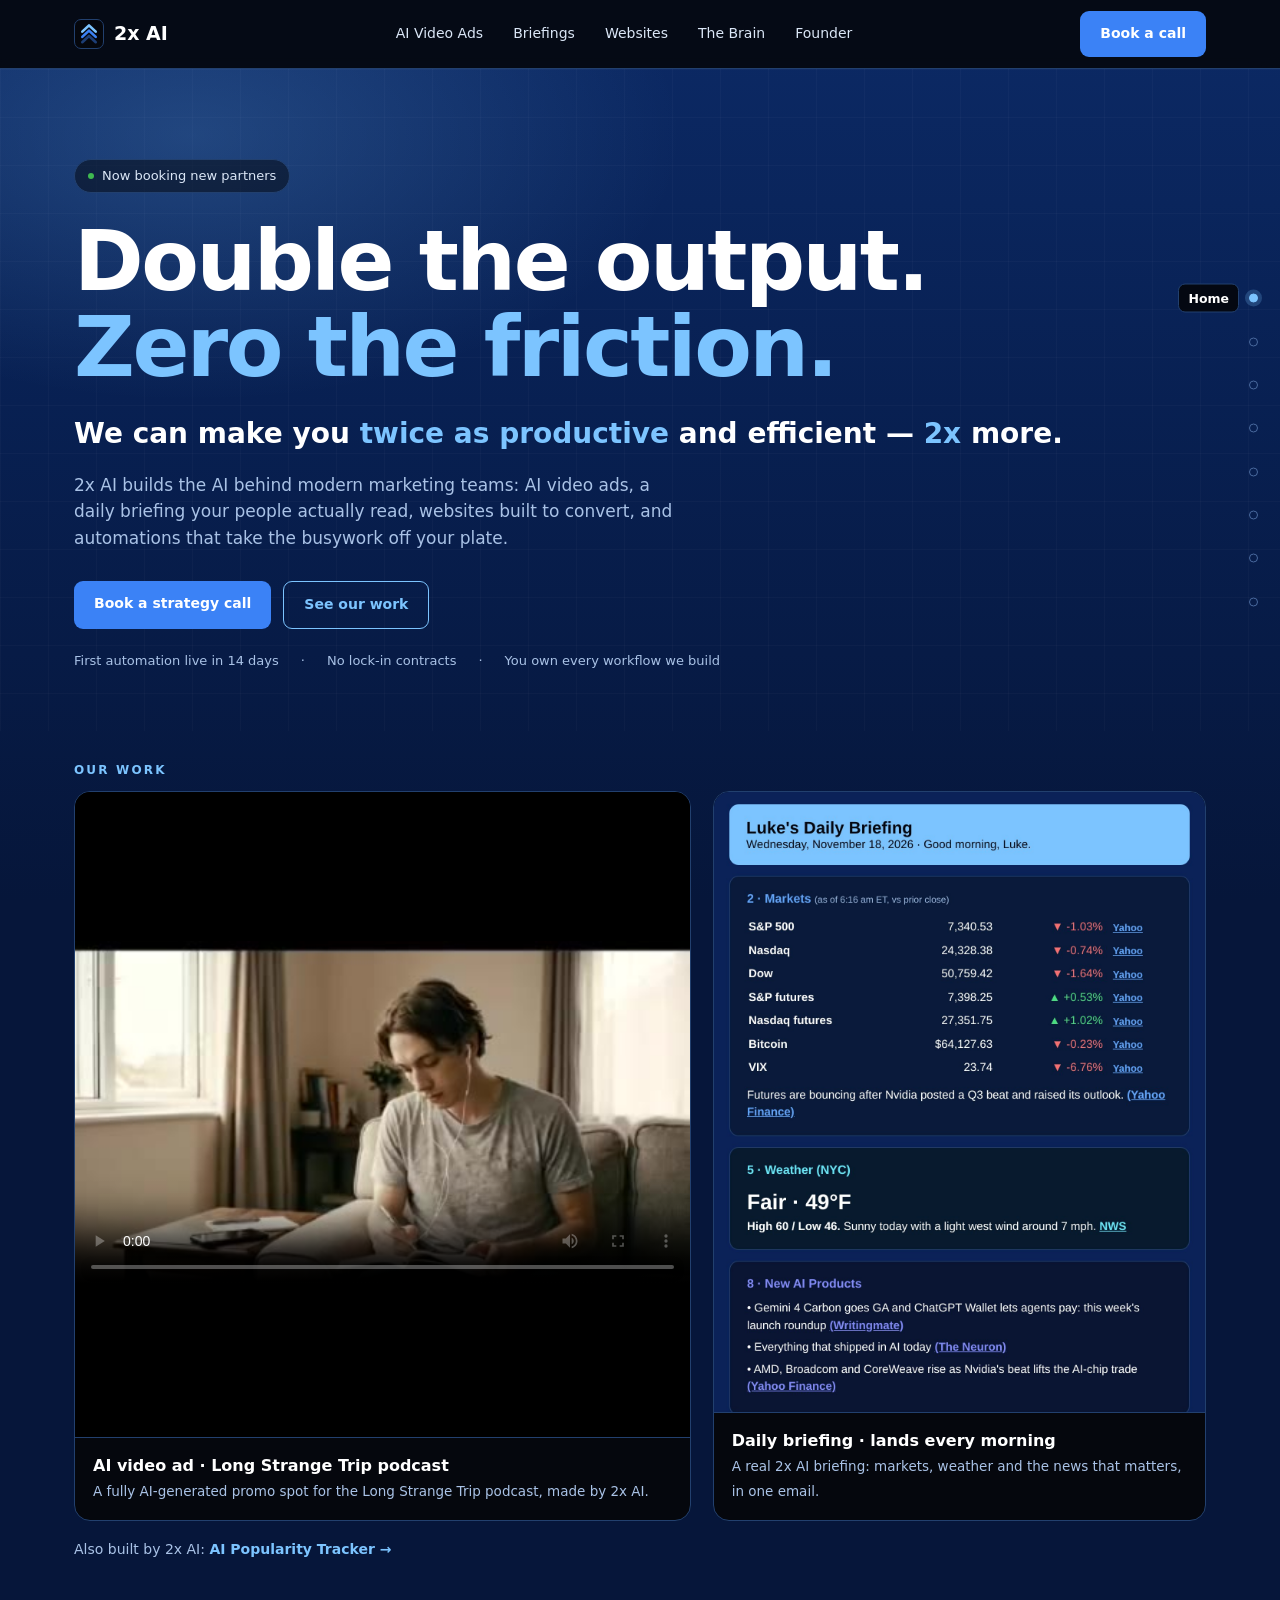
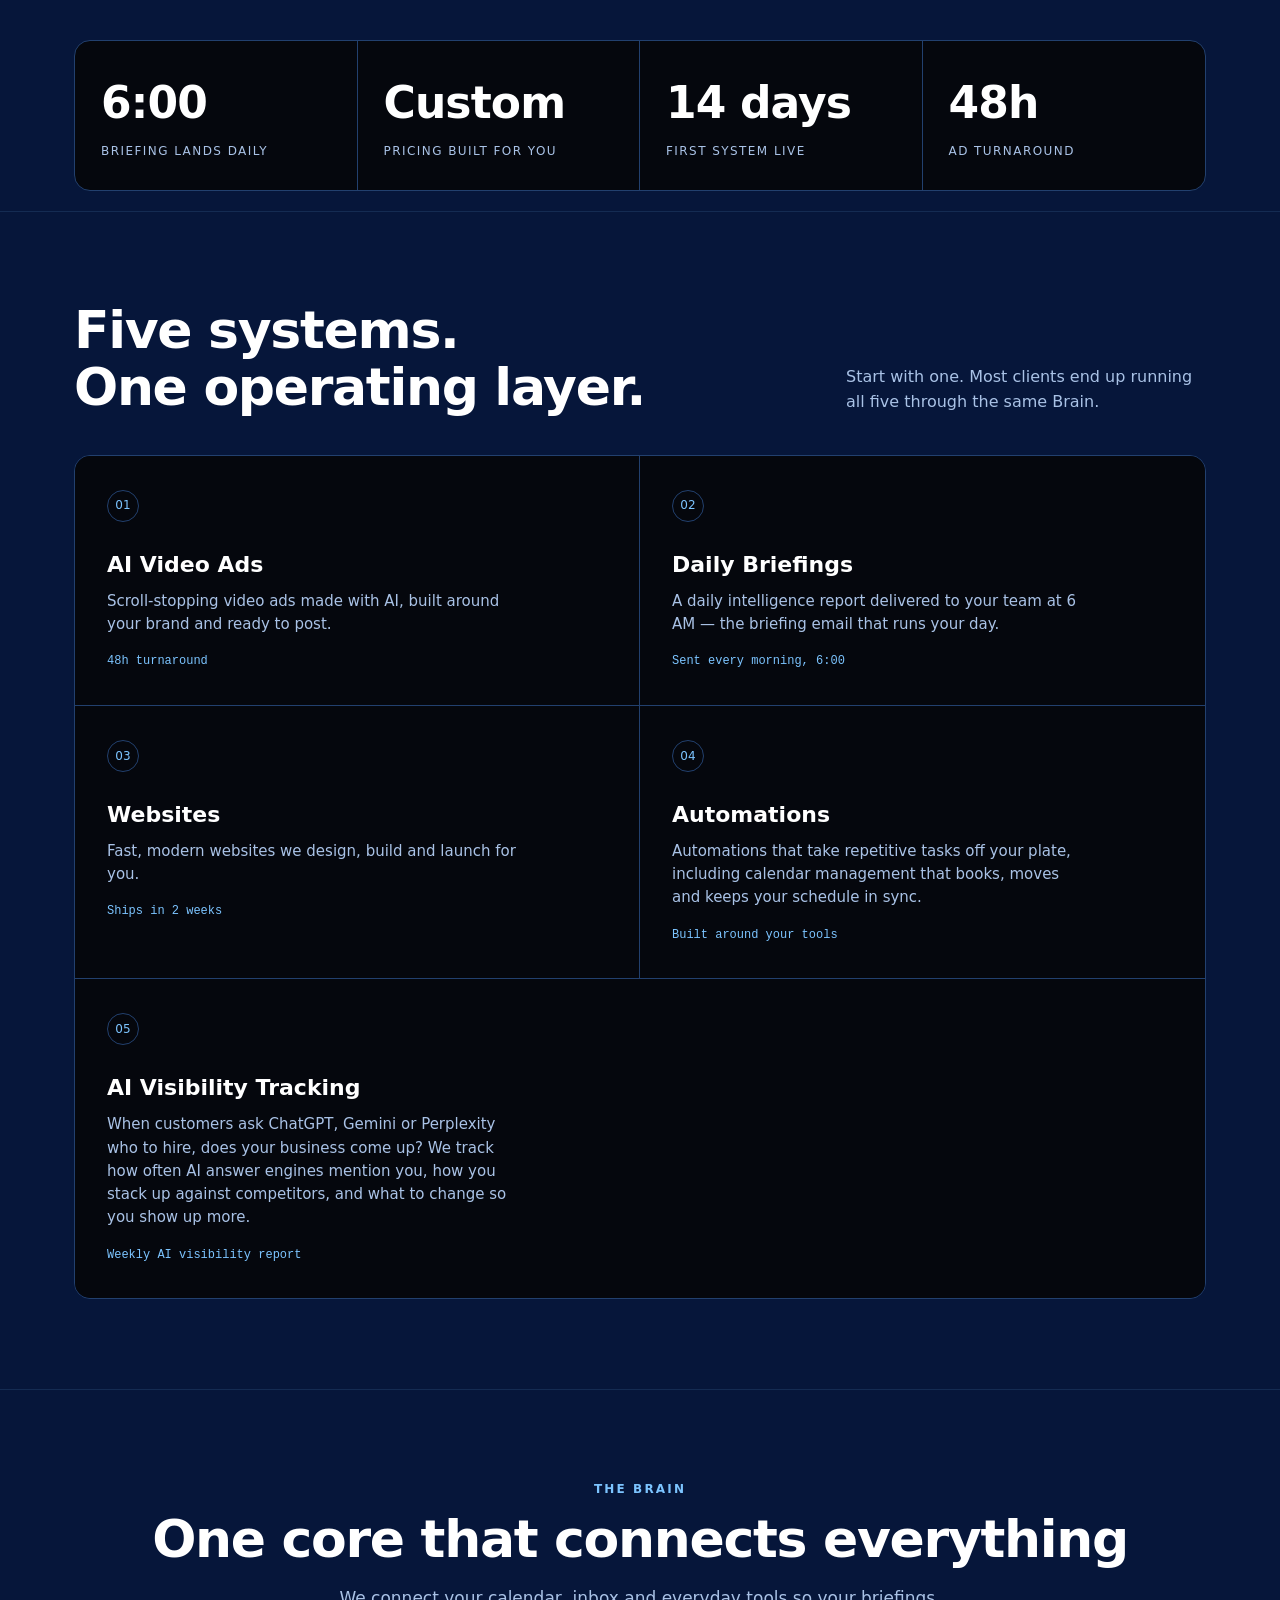
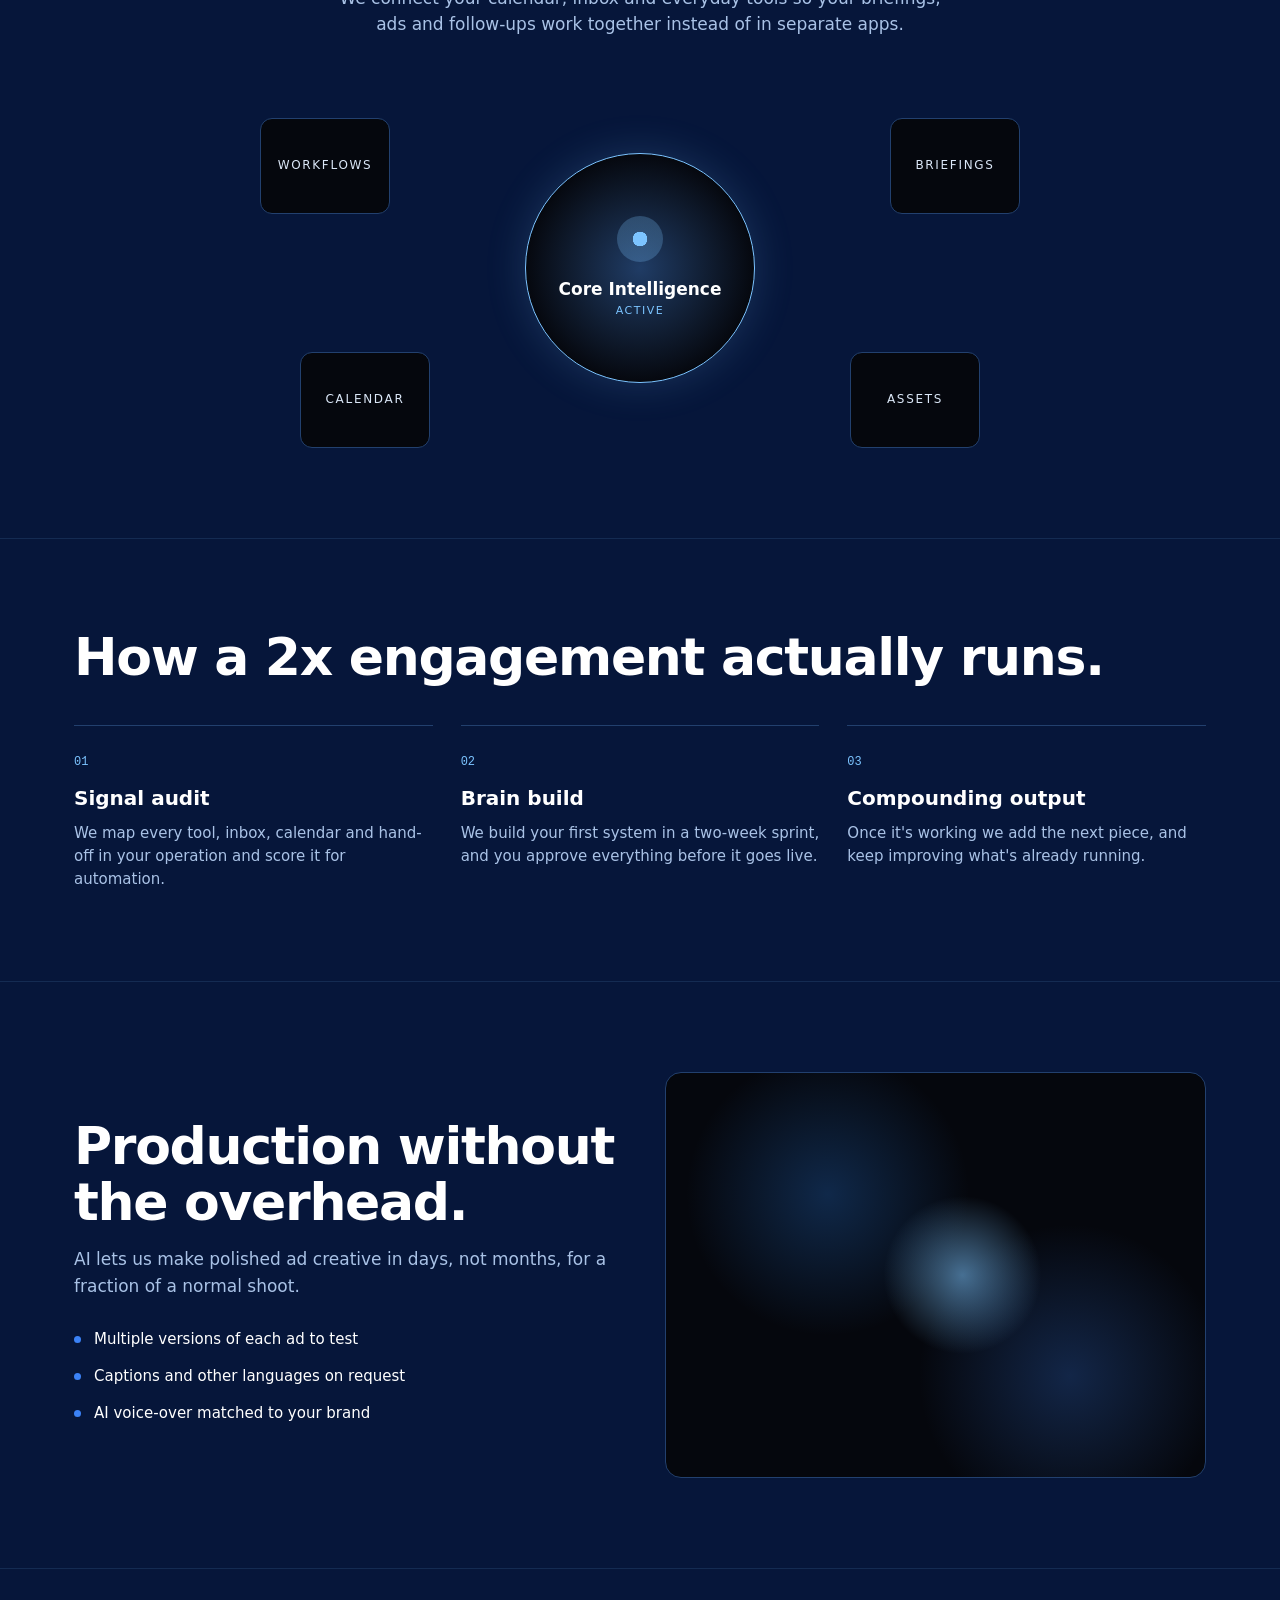
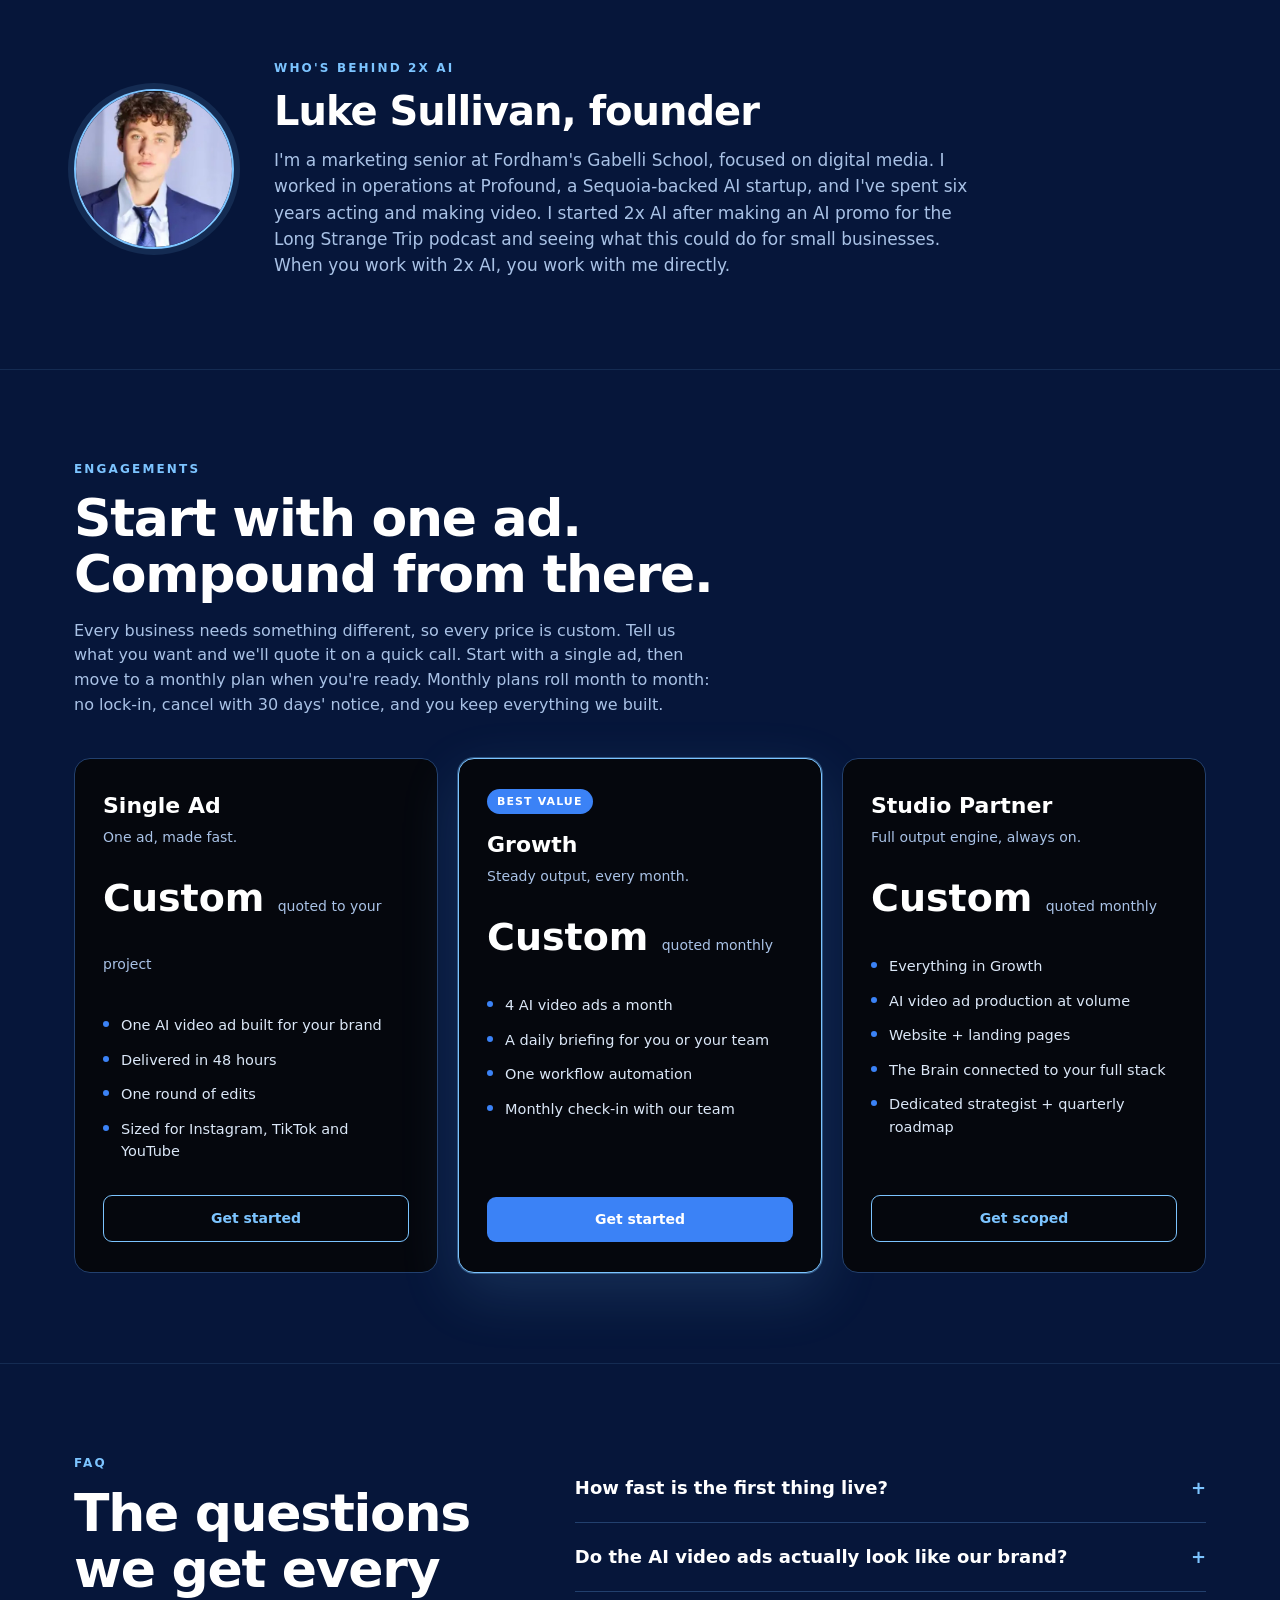
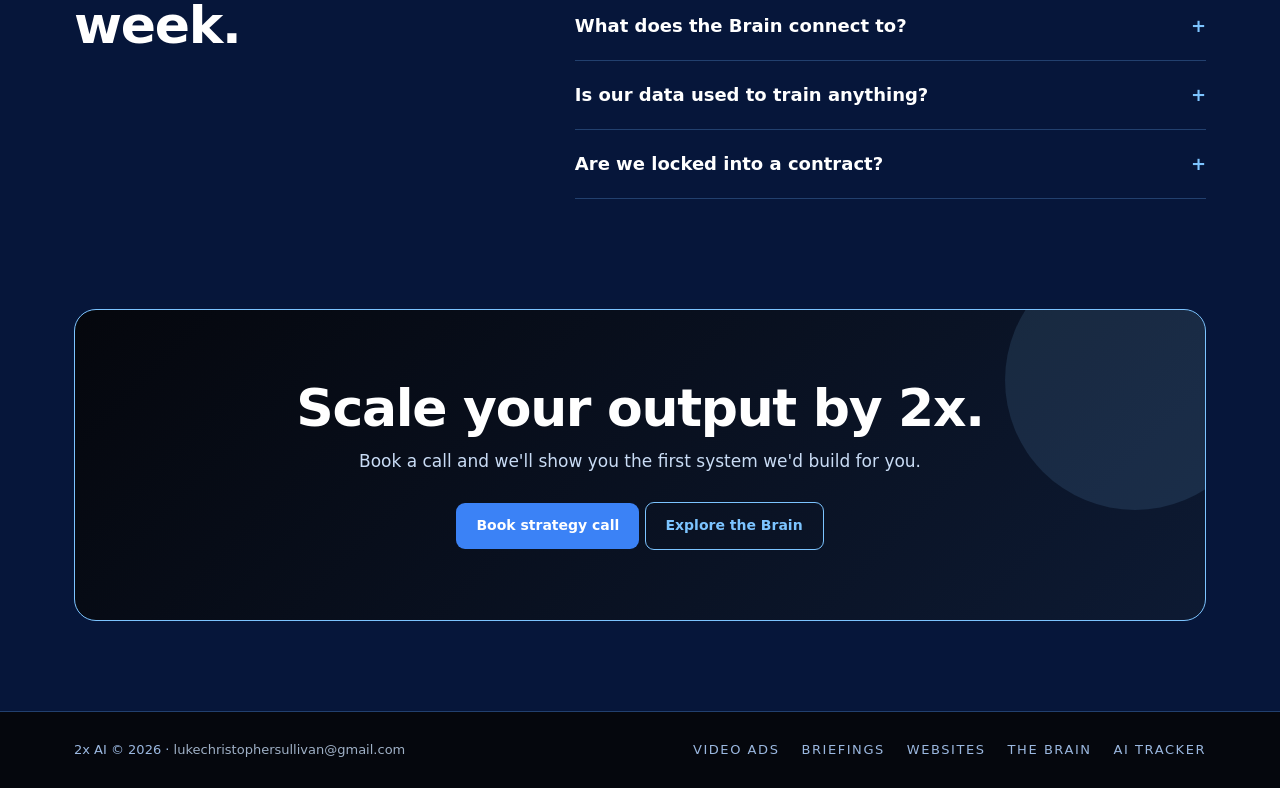
<file: 2x-ai/index.html>
<!DOCTYPE html>
<html lang="en">
<head>
<meta charset="UTF-8">
<meta name="viewport" content="width=device-width, initial-scale=1.0">
<title>2x AI — Double the Output. Zero the Friction.</title>
<link rel="icon" href="data:image/svg+xml,%3Csvg xmlns='http://www.w3.org/2000/svg' viewBox='0 0 100 100'%3E%3Crect width='100' height='100' rx='22' fill='%2305070d'/%3E%3Cpath d='M22 62 L50 36 L78 62' fill='none' stroke='%233b82f6' stroke-width='11' stroke-linecap='round' stroke-linejoin='round'/%3E%3Cpath d='M22 84 L50 58 L78 84' fill='none' stroke='%233b82f6' stroke-width='11' stroke-linecap='round' stroke-linejoin='round' opacity='.45'/%3E%3Cpath d='M22 40 L50 14 L78 40' fill='none' stroke='%237cc4ff' stroke-width='11' stroke-linecap='round' stroke-linejoin='round'/%3E%3C/svg%3E">
<meta property="og:title" content="2x AI — Double the Output. Zero the Friction."><meta property="og:description" content="AI video ads, daily briefings, websites and automations for small businesses.">
<meta property="og:type" content="website"><meta property="og:url" content="https://2xai-studio.netlify.app/"><meta property="og:image" content="https://2xai-studio.netlify.app/og2.jpg?v=202611280006"><meta property="og:image:width" content="1200"><meta property="og:image:height" content="630">
<meta name="twitter:card" content="summary_large_image"><meta name="twitter:title" content="2x AI — Double the Output. Zero the Friction."><meta name="twitter:image" content="https://2xai-studio.netlify.app/og2.jpg?v=202611280006">
<meta name="description" content="2x AI is an AI marketing agency. We make AI video ads, send daily briefing emails, build websites, and run the Brain — one core that connects everything.">
<style>
  :root{color-scheme:dark;--bg:#06163a;--bg2:#05070d;--card:#05070d;--line:#22406e;--text:#fff;--muted:#a9c2e6;--blue:#3b82f6;--blue2:#7cc4ff}
  *{box-sizing:border-box;margin:0;padding:0}
  html{scroll-behavior:smooth}
  body{font-family:Inter,'Segoe UI',system-ui,-apple-system,Arial,sans-serif;background:linear-gradient(180deg,#0c2a66 0,#082052 45%,#06163a 100%) fixed,#06163a;color:var(--text);line-height:1.55;-webkit-font-smoothing:antialiased}
  a{color:inherit;text-decoration:none}
  .wrap{max-width:1180px;margin:0 auto;padding:0 24px}
  /* nav */
  nav{position:sticky;top:0;z-index:50;background:rgba(5,7,13,.9);backdrop-filter:blur(12px);border-bottom:1px solid #22406e}
  nav .wrap{display:flex;align-items:center;justify-content:space-between;height:68px}
  .logo{display:flex;align-items:center;gap:10px;font-weight:800;font-size:19px}
  .logo i{width:24px;height:24px;border-radius:6px;background:linear-gradient(135deg,#3b82f6,#7cc4ff);display:inline-block}
  .links{display:flex;gap:30px;font-size:14px;color:#dbe7f7}
  .links a:hover{color:#fff}
  .btn{display:inline-block;background:var(--blue);color:#fff;font-weight:700;font-size:14px;padding:12px 20px;border-radius:9px;transition:.15s}
  .btn:hover{background:#4f8ff7}
  .btn.ghost{background:transparent;border:1px solid #7cc4ff;color:#7cc4ff}.btn.ghost:hover{background:#0d1a33}
  .btn.ghost:hover{border-color:var(--blue2)}
  /* hero */
  .hero{position:relative;padding:90px 0 60px;overflow:hidden}
  .hero:before{content:"";position:absolute;inset:0;background:
    radial-gradient(700px 380px at 15% 10%,rgba(124,196,255,.2),transparent 70%),
    linear-gradient(rgba(255,255,255,.025) 1px,transparent 1px) 0 0/48px 48px,
    linear-gradient(90deg,rgba(255,255,255,.025) 1px,transparent 1px) 0 0/48px 48px;pointer-events:none}
  .pill{display:inline-flex;align-items:center;gap:8px;border:1px solid #22406e;background:rgba(5,7,13,.5);border-radius:999px;padding:6px 13px;font-size:13px;color:#dbe7f7;position:relative}
  .pill b{width:6px;height:6px;border-radius:50%;background:#3fb950}
  h1{font-size:clamp(44px,7vw,84px);line-height:1.02;letter-spacing:-.03em;font-weight:700;margin:26px 0 22px;position:relative}
  h1 span{display:block;color:var(--blue2)}
  .lead{font-size:clamp(20px,2.4vw,28px);font-weight:700;margin-bottom:16px;position:relative}
  .lead em{font-style:normal;color:var(--blue2)}
  .sub{max-width:600px;color:var(--muted);font-size:17px;position:relative}
  .ctas{display:flex;gap:12px;flex-wrap:wrap;margin:30px 0 22px;position:relative}
  .proof{display:flex;gap:22px;flex-wrap:wrap;font-size:13px;color:var(--muted);position:relative}
  /* work */
  .work{padding:30px 0 80px}
  .work-grid{display:grid;grid-template-columns:1.25fr 1fr;gap:22px;align-items:stretch}
  .shot{background:var(--card);border:1px solid var(--line);border-radius:16px;overflow:hidden;display:flex;flex-direction:column}
  .shot video,.shot img{width:100%;display:block;background:#000}
  .shot .media{flex:1;display:flex;align-items:center;justify-content:center;background:#000}
  .shot.brief .media{background:#0a2257;max-height:620px;overflow:hidden;align-items:flex-start}
  .shot .cap{padding:16px 18px;border-top:1px solid var(--line)}
  .shot .cap b{display:block;font-size:16px}
  .shot .cap span{font-size:13.5px;color:var(--muted)}
  .eyebrow{font-size:12px;letter-spacing:.18em;text-transform:uppercase;color:var(--blue2);font-weight:700;margin-bottom:12px}
  h2{font-size:clamp(32px,4.4vw,52px);line-height:1.08;letter-spacing:-.025em;font-weight:700}
  .sec{padding:90px 0;border-top:1px solid rgba(124,196,255,.12)}
  .sec-head{display:flex;justify-content:space-between;align-items:flex-end;gap:30px;margin-bottom:40px;flex-wrap:wrap}
  .sec-head p{max-width:360px;color:var(--muted)}
  /* stats */
  .stats{display:grid;grid-template-columns:repeat(4,1fr);border:1px solid var(--line);border-radius:16px;overflow:hidden;background:var(--bg2)}
  .stats div{padding:28px 26px;border-right:1px solid var(--line)}
  .stats div:last-child{border-right:none}
  .stats b{display:block;font-size:44px;font-weight:700;letter-spacing:-.02em}
  .stats span{font-size:12px;letter-spacing:.12em;text-transform:uppercase;color:var(--muted)}
  /* services */
  .grid4{display:grid;grid-template-columns:repeat(2,1fr);border:1px solid var(--line);border-radius:16px;overflow:hidden}
  .svc{padding:34px 32px;background:var(--bg2);border-right:1px solid var(--line);border-bottom:1px solid var(--line)}
  .svc:nth-child(2n){border-right:none}.svc:nth-child(n+5){border-bottom:none}.svc.wide{grid-column:1/-1;border-right:none}
  .num{width:32px;height:32px;border:1px solid #22406e;border-radius:50%;display:flex;align-items:center;justify-content:center;font-size:12px;color:var(--blue2);margin-bottom:26px}
  .svc h3{font-size:22px;margin-bottom:8px}
  .svc p{color:var(--muted);font-size:15px;max-width:420px}
  .svc small{display:block;font-family:ui-monospace,Menlo,monospace;font-size:12px;color:var(--blue2);margin-top:16px}
  /* brain */
  .brain{text-align:center}
  .brain p.lead2{max-width:620px;margin:18px auto 50px;color:var(--muted);font-size:17px}
  .diagram{position:relative;max-width:760px;height:360px;margin:0 auto}
  .core{position:absolute;left:50%;top:50%;width:230px;height:230px;margin:-115px 0 0 -115px;border-radius:50%;border:1px solid #7cc4ff;display:flex;flex-direction:column;align-items:center;justify-content:center;background:radial-gradient(circle,rgba(124,196,255,.22),#05070d 72%);box-shadow:0 0 40px rgba(124,196,255,.18)}
  .core:before{content:"";width:46px;height:46px;border-radius:50%;background:radial-gradient(circle,#7cc4ff 0 22%,rgba(124,196,255,.25) 23%);margin-bottom:14px}
  .core b{font-size:17px}.core span{font-size:11px;letter-spacing:.14em;color:var(--blue2)}
  .node{position:absolute;width:130px;height:96px;border:1px solid #22406e;border-radius:12px;display:flex;align-items:center;justify-content:center;font-size:12px;letter-spacing:.14em;color:#dbe7f7;background:var(--bg2)}
  .n1{left:0;top:30px}.n2{right:0;top:30px}.n3{left:40px;bottom:0}.n4{right:40px;bottom:0}
  /* steps */
  .steps{display:grid;grid-template-columns:repeat(3,1fr);gap:28px}
  .step{border-top:1px solid var(--line);padding-top:22px}
  .step small{font-family:ui-monospace,Menlo,monospace;color:var(--blue2);font-size:12px}
  .step h3{font-size:20px;margin:10px 0 8px}
  .step p{color:var(--muted);font-size:15px}
  /* production */
  .prod{display:grid;grid-template-columns:1fr 1fr;gap:50px;align-items:center}
  .prod p{color:var(--muted);font-size:17px;margin:16px 0 22px}
  .prod ul{list-style:none}.prod li{padding:7px 0 7px 20px;position:relative;font-size:15px}
  .prod li:before{content:"";position:absolute;left:0;top:15px;width:7px;height:7px;border-radius:50%;background:var(--blue)}
  .glow{aspect-ratio:4/3;border-radius:16px;border:1px solid var(--line);background:
    radial-gradient(circle at 55% 50%,rgba(124,196,255,.55),transparent 22%),
    radial-gradient(circle at 30% 30%,rgba(47,140,255,.25),transparent 30%),
    radial-gradient(circle at 75% 75%,rgba(59,130,246,.25),transparent 30%),#05070d}
  /* pricing */
  .plans{display:grid;grid-template-columns:repeat(3,1fr);gap:20px}
  .plan{background:var(--bg2);border:1px solid var(--line);border-radius:16px;padding:30px 28px;display:flex;flex-direction:column}
  .plan.hot{border-color:#7cc4ff;box-shadow:0 0 0 1px rgba(124,196,255,.35),0 20px 60px rgba(124,196,255,.15)}
  .tag{align-self:flex-start;background:var(--blue);color:#fff;font-size:11px;font-weight:800;letter-spacing:.1em;padding:4px 10px;border-radius:999px;margin-bottom:14px}
  .plan h3{font-size:22px}.plan .d{color:var(--muted);font-size:14px;margin:4px 0 20px}
  .price{font-size:38px;font-weight:700}.price small{font-size:14px;color:var(--muted);font-weight:400}
  .setup{color:var(--blue2);font-size:14px;margin-top:2px}
  .plan ul{list-style:none;margin:22px 0 26px;flex:1}.plan li{padding:6px 0 6px 18px;position:relative;font-size:14.5px;color:#dbe7f7}
  .plan li:before{content:"";position:absolute;left:0;top:13px;width:6px;height:6px;border-radius:50%;background:var(--blue)}
  .plan .btn{text-align:center}
  /* faq */
  .faq{display:grid;grid-template-columns:1fr 1.4fr;gap:50px}
  details{border-bottom:1px solid var(--line);padding:20px 0}
  summary{cursor:pointer;list-style:none;display:flex;justify-content:space-between;font-size:18px;font-weight:600}
  summary::-webkit-details-marker{display:none}
  summary:after{content:"+";color:var(--blue2)}details[open] summary:after{content:"–"}
  details p{color:var(--muted);margin-top:10px;font-size:15.5px}
  /* cta */
  .cta{margin:20px 0 90px;background:linear-gradient(135deg,#05070d,#0d1a33);border:1px solid #7cc4ff;border-radius:22px;padding:70px 30px;text-align:center;position:relative;overflow:hidden}
  .cta:after{content:"";position:absolute;right:-60px;top:-60px;width:260px;height:260px;border-radius:50%;background:rgba(124,196,255,.12)}
  .cta h2{position:relative}.cta p{position:relative;margin:12px 0 28px;color:#c9dcf5;font-size:17px}
  .cta .btn{position:relative}
  .also{margin-top:18px;font-size:14px;color:var(--muted)}.also a{color:var(--blue2);font-weight:600}.also a:hover{text-decoration:underline}
  .founder{display:grid;grid-template-columns:160px 1fr;gap:40px;align-items:center}
  .founder p{color:var(--muted);font-size:17px;margin-top:14px;max-width:720px}
  .avatar{width:160px;height:160px;border-radius:50%;object-fit:cover;border:2px solid #7cc4ff;box-shadow:0 0 0 6px rgba(124,196,255,.12);display:block}
  @media (max-width:900px){.founder{grid-template-columns:1fr;gap:20px}.avatar{width:110px;height:110px;font-size:36px}}
  .sidenav{position:fixed;right:22px;top:50%;transform:translateY(-50%);z-index:40;display:flex;flex-direction:column;gap:14px}
  .sidenav a{display:flex;align-items:center;justify-content:flex-end;gap:10px;color:#a9c2e6;font-size:12.5px;font-weight:600}
  .sidenav span{opacity:0;transform:translateX(6px);transition:.18s;background:rgba(5,7,13,.92);border:1px solid var(--line);padding:4px 9px;border-radius:7px;white-space:nowrap}
  .sidenav i{width:9px;height:9px;border-radius:50%;border:1.5px solid #4a6a9e;transition:.18s}
  .sidenav a:hover span,.sidenav a.on span{opacity:1;transform:none}
  .sidenav a:hover i{border-color:var(--blue2)}
  .sidenav a.on{color:#fff}.sidenav a.on i{background:#7cc4ff;border-color:#7cc4ff;box-shadow:0 0 0 4px rgba(124,196,255,.22)}
  @media (max-width:1100px){.sidenav{display:none}}
  footer{background:#05070d;border-top:1px solid #22406e;padding:28px 0;font-size:13px;color:#9bb8e0}
  footer .wrap{display:flex;justify-content:space-between;flex-wrap:wrap;gap:14px}
  footer .fl{display:flex;gap:22px;letter-spacing:.12em;text-transform:uppercase}
  @media (max-width:900px){
    .links{display:none}
    .work-grid,.prod,.faq{grid-template-columns:1fr}
    .stats{grid-template-columns:1fr 1fr}.stats div:nth-child(2){border-right:none}.stats div:nth-child(-n+2){border-bottom:1px solid var(--line)}
    .grid4,.steps,.plans{grid-template-columns:1fr}
    .svc{border-right:none!important;border-bottom:1px solid var(--line)!important}.svc:last-child{border-bottom:none!important}
    .diagram{height:auto;display:grid;grid-template-columns:1fr 1fr;gap:12px}
    .core{position:static;margin:0 auto 6px;grid-column:1/-1}.node{position:static;width:auto}
    .hero{padding:60px 0 40px}
    .proof span:nth-child(even){display:none}.proof{gap:8px;flex-direction:column}
  }
</style>
</head>
<body>

<nav><div class="wrap">
  <a href="#top" class="logo"><svg width="30" height="30" viewBox="0 0 100 100" aria-hidden="true" style="display:block;background:#05070d;border:1px solid #22406e;border-radius:7px;box-sizing:border-box;padding:2px"><path d="M22 62 L50 36 L78 62" fill="none" stroke="#3b82f6" stroke-width="11" stroke-linecap="round" stroke-linejoin="round"/><path d="M22 84 L50 58 L78 84" fill="none" stroke="#3b82f6" stroke-width="11" stroke-linecap="round" stroke-linejoin="round" opacity=".45"/><path d="M22 40 L50 14 L78 40" fill="none" stroke="#7cc4ff" stroke-width="11" stroke-linecap="round" stroke-linejoin="round"/></svg>2x AI</a>
  <div class="links"><a href="#services">AI Video Ads</a><a href="#services">Briefings</a><a href="#services">Websites</a><a href="#brain">The Brain</a><a href="#about">Founder</a></div>
  <a href="mailto:lukechristophersullivan@gmail.com?subject=2x%20AI%20-%20Book%20a%20call" class="btn">Book a call</a>
</div></nav>

<header class="hero" id="top"><div class="wrap">
  <div class="pill"><b></b>Now booking new partners</div>
  <h1>Double the output.<span>Zero the friction.</span></h1>
  <div class="lead">We can make you <em>twice as productive</em> and efficient — <em>2x</em> more.</div>
  <p class="sub">2x AI builds the AI behind modern marketing teams: AI video ads, a daily briefing your people actually read, websites built to convert, and automations that take the busywork off your plate.</p>
  <div class="ctas"><a href="mailto:lukechristophersullivan@gmail.com?subject=2x%20AI%20-%20Strategy%20call" class="btn">Book a strategy call</a><a href="#work" class="btn ghost">See our work</a></div>
  <div class="proof"><span>First automation live in 14 days</span><span>·</span><span>No lock-in contracts</span><span>·</span><span>You own every workflow we build</span></div>
</div></header>

<section class="work" id="work"><div class="wrap">
  <div class="eyebrow">Our work</div>
  <div class="work-grid">
    <div class="shot">
      <div class="media"><video controls playsinline preload="metadata" poster="lst-poster.jpg"><source src="long-strange-trip-ad.mp4" type="video/mp4"></video></div>
      <div class="cap"><b>AI video ad · Long Strange Trip podcast</b><span>A fully AI-generated promo spot for the Long Strange Trip podcast, made by 2x AI.</span></div>
    </div>
    <div class="shot brief">
      <div class="media"><img src="briefing.jpg?v=1118" alt="A 2x AI daily briefing email with markets, weather and AI news"></div>
      <div class="cap"><b>Daily briefing · lands every morning</b><span>A real 2x AI briefing: markets, weather and the news that matters, in one email.</span></div>
    </div>
  </div>
  <p class="also">Also built by 2x AI: <a href="https://ai-popularity-tracker.netlify.app" target="_blank" rel="noopener">AI Popularity Tracker →</a></p>
</div></section>

<section class="wrap" style="padding-bottom:20px">
  <div class="stats">
    <div><b>6:00</b><span>Briefing lands daily</span></div>
    <div><b>Custom</b><span>Pricing built for you</span></div>
    <div><b>14 days</b><span>First system live</span></div>
    <div><b>48h</b><span>Ad turnaround</span></div>
  </div>
</section>

<section class="sec" id="services"><div class="wrap">
  <div class="sec-head"><h2>Five systems.<br>One operating layer.</h2><p>Start with one. Most clients end up running all five through the same Brain.</p></div>
  <div class="grid4">
    <div class="svc"><div class="num">01</div><h3>AI Video Ads</h3><p>Scroll-stopping video ads made with AI, built around your brand and ready to post.</p><small>48h turnaround</small></div>
    <div class="svc"><div class="num">02</div><h3>Daily Briefings</h3><p>A daily intelligence report delivered to your team at 6 AM — the briefing email that runs your day.</p><small>Sent every morning, 6:00</small></div>
    <div class="svc"><div class="num">03</div><h3>Websites</h3><p>Fast, modern websites we design, build and launch for you.</p><small>Ships in 2 weeks</small></div>
    <div class="svc"><div class="num">04</div><h3>Automations</h3><p>Automations that take repetitive tasks off your plate, including calendar management that books, moves and keeps your schedule in sync.</p><small>Built around your tools</small></div>
    <div class="svc wide"><div class="num">05</div><h3>AI Visibility Tracking</h3><p>When customers ask ChatGPT, Gemini or Perplexity who to hire, does your business come up? We track how often AI answer engines mention you, how you stack up against competitors, and what to change so you show up more.</p><small>Weekly AI visibility report</small></div>
  </div>
</div></section>

<section class="sec brain" id="brain"><div class="wrap">
  <div class="eyebrow">The Brain</div>
  <h2>One core that connects everything</h2>
  <p class="lead2">We connect your calendar, inbox and everyday tools so your briefings, ads and follow-ups work together instead of in separate apps.</p>
  <div class="diagram">
    <div class="node n1">WORKFLOWS</div><div class="node n2">BRIEFINGS</div>
    <div class="core"><b>Core Intelligence</b><span>ACTIVE</span></div>
    <div class="node n3">CALENDAR</div><div class="node n4">ASSETS</div>
  </div>
</div></section>

<section class="sec" id="process"><div class="wrap">
  <h2 style="margin-bottom:40px">How a 2x engagement actually runs.</h2>
  <div class="steps">
    <div class="step"><small>01</small><h3>Signal audit</h3><p>We map every tool, inbox, calendar and hand-off in your operation and score it for automation.</p></div>
    <div class="step"><small>02</small><h3>Brain build</h3><p>We build your first system in a two-week sprint, and you approve everything before it goes live.</p></div>
    <div class="step"><small>03</small><h3>Compounding output</h3><p>Once it's working we add the next piece, and keep improving what's already running.</p></div>
  </div>
</div></section>

<section class="sec" id="production"><div class="wrap prod">
  <div><h2>Production without the overhead.</h2>
    <p>AI lets us make polished ad creative in days, not months, for a fraction of a normal shoot.</p>
    <ul><li>Multiple versions of each ad to test</li><li>Captions and other languages on request</li><li>AI voice-over matched to your brand</li></ul>
  </div>
  <div class="glow"></div>
</div></section>

<section class="sec" id="about"><div class="wrap founder">
  <img class="avatar" src="luke.jpg" alt="Luke Sullivan, founder of 2x AI">
  <div>
    <div class="eyebrow">Who's behind 2x AI</div>
    <h2 style="font-size:clamp(28px,3.4vw,40px)">Luke Sullivan, founder</h2>
    <p>I'm a marketing senior at Fordham's Gabelli School, focused on digital media. I worked in operations at Profound, a Sequoia-backed AI startup, and I've spent six years acting and making video. I started 2x AI after making an AI promo for the Long Strange Trip podcast and seeing what this could do for small businesses. When you work with 2x AI, you work with me directly.</p>
  </div>
</div></section>

<section class="sec" id="pricing"><div class="wrap">
  <div class="eyebrow">Engagements</div>
  <h2>Start with one ad.<br>Compound from there.</h2>
  <p style="color:var(--muted);max-width:640px;margin:16px 0 40px">Every business needs something different, so every price is custom. Tell us what you want and we'll quote it on a quick call. Start with a single ad, then move to a monthly plan when you're ready. Monthly plans roll month to month: no lock-in, cancel with 30 days' notice, and you keep everything we built.</p>
  <div class="plans">
    <div class="plan"><h3>Single Ad</h3><div class="d">One ad, made fast.</div><div class="price">Custom <small>quoted to your project</small></div>
      <ul><li>One AI video ad built for your brand</li><li>Delivered in 48 hours</li><li>One round of edits</li><li>Sized for Instagram, TikTok and YouTube</li></ul><a href="mailto:lukechristophersullivan@gmail.com?subject=2x%20AI%20-%20Single%20Ad" class="btn ghost">Get started</a></div>
    <div class="plan hot"><span class="tag">BEST VALUE</span><h3>Growth</h3><div class="d">Steady output, every month.</div><div class="price">Custom <small>quoted monthly</small></div>
      <ul><li>4 AI video ads a month</li><li>A daily briefing for you or your team</li><li>One workflow automation</li><li>Monthly check-in with our team</li></ul><a href="mailto:lukechristophersullivan@gmail.com?subject=2x%20AI%20-%20Growth%20plan" class="btn">Get started</a></div>
    <div class="plan"><h3>Studio Partner</h3><div class="d">Full output engine, always on.</div><div class="price">Custom <small>quoted monthly</small></div>
      <ul><li>Everything in Growth</li><li>AI video ad production at volume</li><li>Website + landing pages</li><li>The Brain connected to your full stack</li><li>Dedicated strategist + quarterly roadmap</li></ul><a href="mailto:lukechristophersullivan@gmail.com?subject=2x%20AI%20-%20Studio%20Partner" class="btn ghost">Get scoped</a></div>
  </div>
</div></section>

<section class="sec" id="faq"><div class="wrap faq">
  <div><div class="eyebrow">FAQ</div><h2>The questions we get every week.</h2></div>
  <div>
    <details><summary>How fast is the first thing live?</summary><p>Fourteen days from kickoff. We scope in week one and ship one working system before we expand.</p></details>
    <details><summary>Do the AI video ads actually look like our brand?</summary><p>Yes. We build every ad from your logo, colors, fonts and past creative, and you approve each cut before it runs.</p></details>
    <details><summary>What does the Brain connect to?</summary><p>Calendar, email, CRM, project tools, ad platforms, storage and analytics. If it has an API, it plugs in.</p></details>
    <details><summary>Is our data used to train anything?</summary><p>No. Your data stays in your own accounts and is only used to run your systems.</p></details>
    <details><summary>Are we locked into a contract?</summary><p>No lock-in. Monthly engagements roll month to month — cancel with 30 days' notice and you keep every workflow we built.</p></details>
  </div>
</div></section>

<div class="wrap"><div class="cta">
  <h2>Scale your output by 2x.</h2>
  <p>Book a call and we'll show you the first system we'd build for you.</p>
  <a href="mailto:lukechristophersullivan@gmail.com?subject=2x%20AI%20-%20Strategy%20call" class="btn">Book strategy call</a> <a href="#brain" class="btn ghost">Explore the Brain</a>
</div></div>

<footer><div class="wrap"><span>2x AI © 2026 · <a href="mailto:lukechristophersullivan@gmail.com" style="color:#9fb0c6">lukechristophersullivan@gmail.com</a></span><div class="fl"><a href="#services">Video Ads</a><a href="#services">Briefings</a><a href="#services">Websites</a><a href="#brain">The Brain</a><a href="https://ai-popularity-tracker.netlify.app" target="_blank" rel="noopener">AI Tracker</a></div></div></footer>

<aside class="sidenav" aria-label="Jump to section">
  <a href="#top"><span>Home</span><i></i></a>
  <a href="#work"><span>Our work</span><i></i></a>
  <a href="#services"><span>Services</span><i></i></a>
  <a href="#brain"><span>The Brain</span><i></i></a>
  <a href="#process"><span>How it works</span><i></i></a>
  <a href="#about"><span>Founder</span><i></i></a>
  <a href="#pricing"><span>Pricing</span><i></i></a>
  <a href="#faq"><span>FAQ</span><i></i></a>
</aside>
<script>
(function(){
  var links=[].slice.call(document.querySelectorAll('.sidenav a'));
  var secs=links.map(function(a){return document.querySelector(a.getAttribute('href'))});
  function upd(){var y=window.scrollY+window.innerHeight*0.35,cur=0;
    secs.forEach(function(s,i){if(s&&s.getBoundingClientRect().top+window.scrollY<=y)cur=i});
    links.forEach(function(a,i){a.classList.toggle('on',i===cur)})}
  window.addEventListener('scroll',upd,{passive:true});upd();
})();
</script>
</body>
</html>
</file>
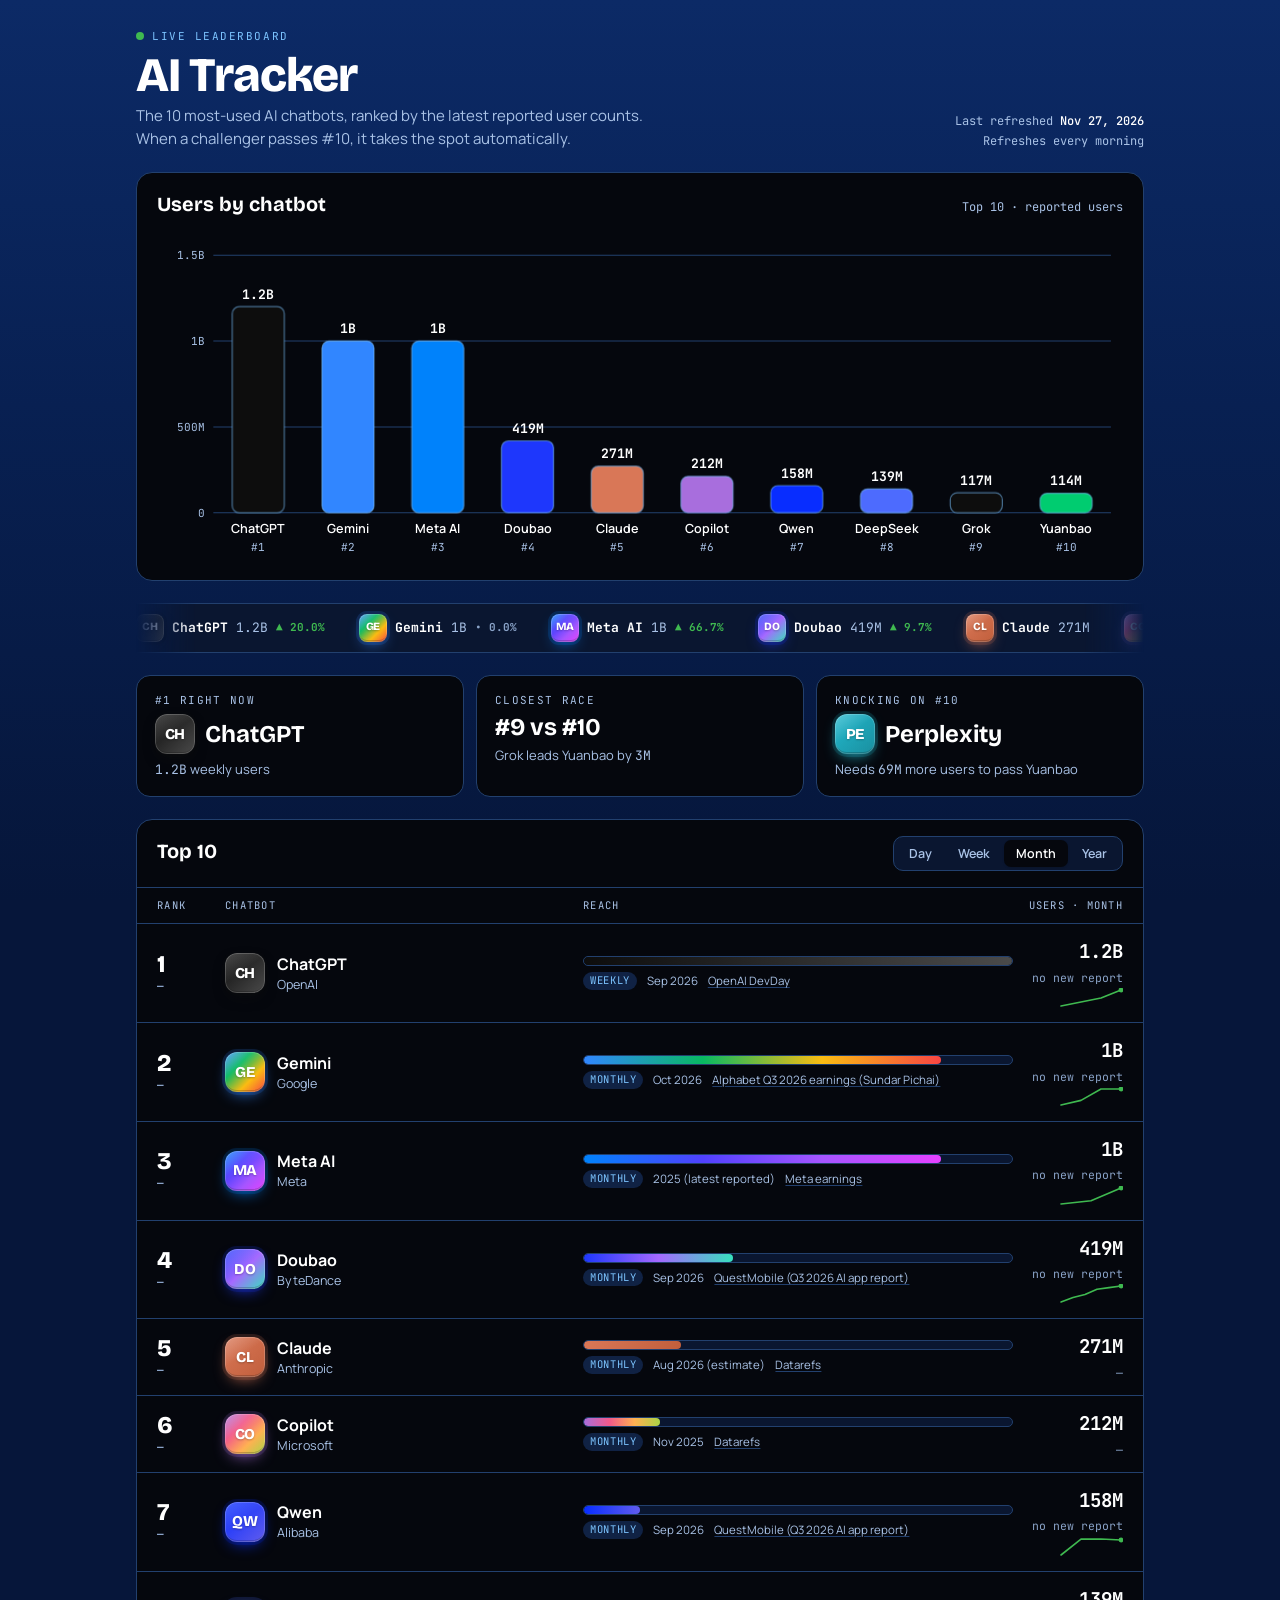
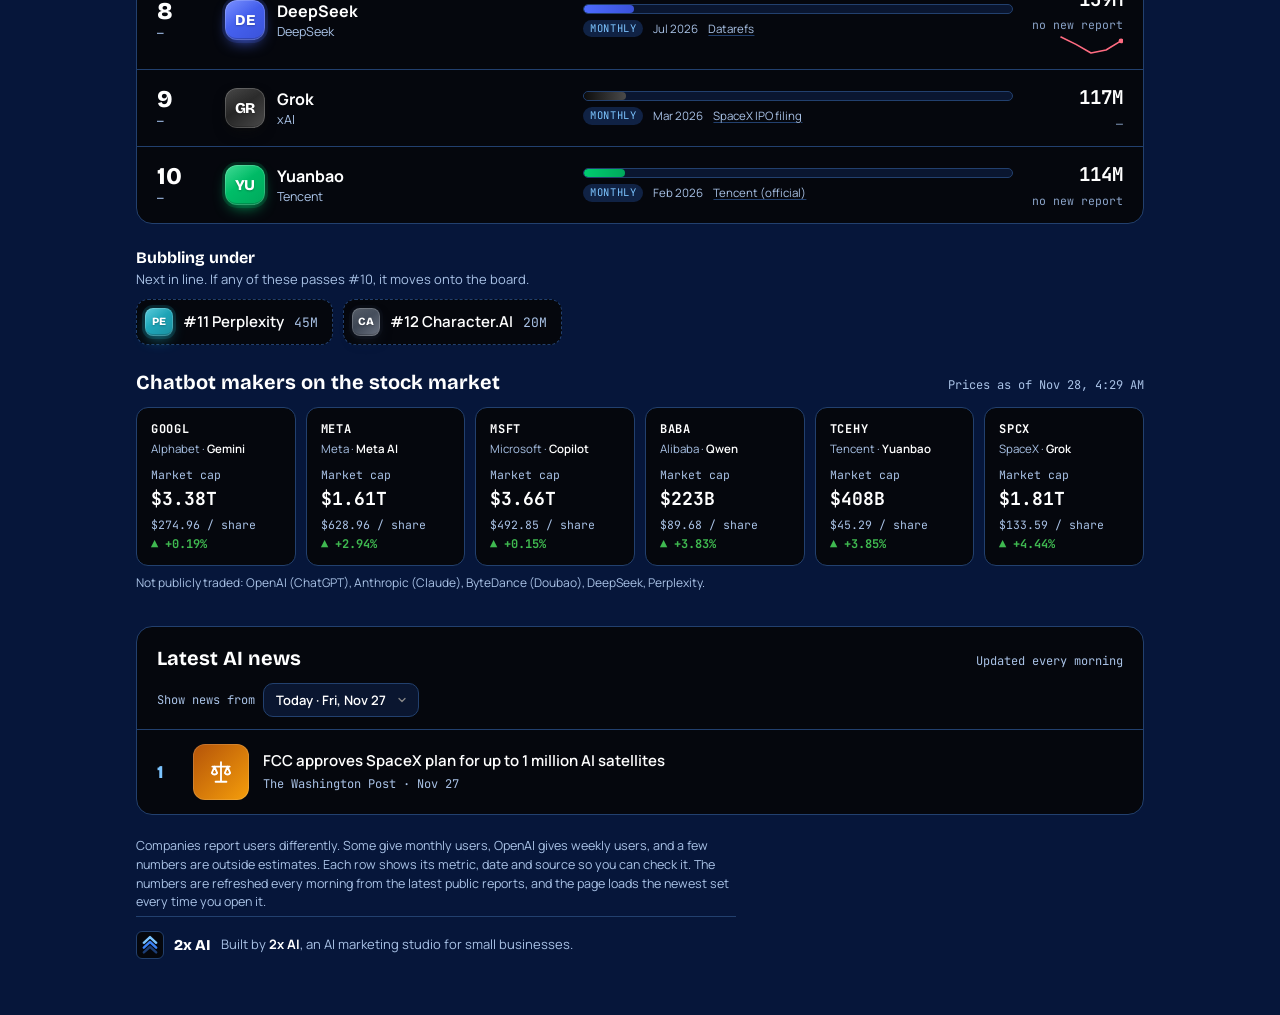
<file: ai-popularity-tracker/index.html>
<!doctype html><html lang="en"><head><meta charset="utf-8"><meta name="viewport" content="width=device-width,initial-scale=1,viewport-fit=cover">
<title>AI Tracker</title>
<meta name="description" content="Live leaderboard of the 10 most-used AI chatbots, refreshed every morning.">
<meta property="og:title" content="AI Popularity Tracker"><meta property="og:description" content="The 10 most-used AI chatbots, ranked by the latest reported users. Refreshed every morning.">
<meta property="og:type" content="website"><meta property="og:url" content="https://ai-popularity-tracker.netlify.app/"><meta property="og:image" content="https://ai-popularity-tracker.netlify.app/og2.jpg?v=202611280006"><meta property="og:image:width" content="1200"><meta property="og:image:height" content="630">
<meta name="twitter:card" content="summary_large_image"><meta name="twitter:title" content="AI Popularity Tracker"><meta name="twitter:image" content="https://ai-popularity-tracker.netlify.app/og2.jpg?v=202611280006">
<style>:root{color-scheme:light;box-sizing:border-box;padding-top:env(safe-area-inset-top,0px);padding-bottom:env(safe-area-inset-bottom,0px)}html{scroll-padding-top:env(safe-area-inset-top,0px)}body{margin:0;padding:0;font:14px -apple-system,BlinkMacSystemFont,sans-serif;background:#fff;color:#000}img{max-width:100%}[hidden]:not([hidden=until-found i]){display:none!important}</style></head><body>
<link rel="preconnect" href="https://fonts.googleapis.com">
<link rel="preconnect" href="https://fonts.gstatic.com" crossorigin>
<link rel="stylesheet" href="https://fonts.googleapis.com/css2?family=Bricolage+Grotesque:opsz,wght@12..96,500;12..96,700;12..96,800&family=Manrope:wght@400;500;600;700&family=JetBrains+Mono:wght@400;500;700&display=swap">
<style>
/* Layout: a market-terminal leaderboard — live ticker tape, three headline tiles, then ranked rows with share-of-leader bars. */
:root{
  --bg:#f3f5fa; --panel:#ffffff; --panel-2:#eef1f8; --line:#dde3ef;
  --fg:#0e1422; --muted:#5d6a82; --accent:#3d5bd9; --accent-soft:#e3e9ff;
  --up:#0f9d6b; --down:#d6455d; --flat:#8a95aa;
  --f-display:"Bricolage Grotesque", "Avenir Next", system-ui, sans-serif;
  --f-body:"Manrope", system-ui, -apple-system, "Segoe UI", sans-serif;
  --f-mono:"JetBrains Mono", ui-monospace, "SF Mono", Menlo, monospace;
}
@media (prefers-color-scheme: dark){
  :root:not([data-theme="light"]){
    --bg:#090d16; --panel:#111827; --panel-2:#0d1320; --line:#1d2840;
    --fg:#e9eef8; --muted:#8692aa; --accent:#8aa6ff; --accent-soft:#1a2547;
    --up:#3ddc97; --down:#ff6b81; --flat:#6b7690; color-scheme:dark;
  }
}
:root[data-theme="dark"]{
  --bg:#090d16; --panel:#111827; --panel-2:#0d1320; --line:#1d2840;
  --fg:#e9eef8; --muted:#8692aa; --accent:#8aa6ff; --accent-soft:#1a2547;
  --up:#3ddc97; --down:#ff6b81; --flat:#6b7690; color-scheme:dark;
}
:root:root:root{
  --bg:#06163a; --panel:#05070d; --panel-2:#0a1630; --line:#22406e;
  --fg:#ffffff; --muted:#a9c2e6; --accent:#7cc4ff; --accent-soft:#102244;
  --up:#3fb950; --down:#ff6b81; --flat:#8aa3c8; color-scheme:dark;
}
body{background:linear-gradient(180deg,#0c2a66 0,#082052 45%,#06163a 100%) fixed,#06163a!important}
.c-bar{stroke:rgba(124,196,255,.55);stroke-width:1.2}
*{box-sizing:border-box}
body{background:var(--bg); color:var(--fg); font-family:var(--f-body); font-size:15px; line-height:1.5}
.wrap{max-width:1040px; margin:0 auto; padding-block:28px 56px;
  padding-left:max(16px, env(safe-area-inset-left,0px)); padding-right:max(16px, env(safe-area-inset-right,0px));
  display:flex; flex-direction:column; gap:22px}
.num{font-family:var(--f-mono); font-variant-numeric:tabular-nums}

header{display:flex; flex-wrap:wrap; align-items:flex-end; justify-content:space-between; gap:12px 24px}
.eyebrow{font-family:var(--f-mono); font-size:11px; letter-spacing:.14em; text-transform:uppercase; color:var(--accent); display:flex; align-items:center; gap:8px}
.live{width:8px; height:8px; border-radius:50%; background:var(--up); box-shadow:0 0 0 0 var(--up); animation:pulse 2s infinite}
@keyframes pulse{0%{box-shadow:0 0 0 0 color-mix(in srgb, var(--up) 60%, transparent)}70%{box-shadow:0 0 0 8px transparent}100%{box-shadow:0 0 0 0 transparent}}
h1{font-family:var(--f-display); font-weight:800; font-size:clamp(30px,5.4vw,48px); line-height:1.02; letter-spacing:-.02em; margin:6px 0 0; text-wrap:balance}
.sub{color:var(--muted); margin:6px 0 0; max-width:60ch}
.status{font-family:var(--f-mono); font-size:12px; color:var(--muted); text-align:right; display:flex; flex-direction:column; gap:2px}
.status b{color:var(--fg); font-weight:500}

/* ticker */
.tape{overflow:hidden; border-block:1px solid var(--line); background:var(--panel-2); mask-image:linear-gradient(90deg,transparent,#000 6%,#000 94%,transparent)}
.tape-track{display:flex; gap:34px; width:max-content; padding:10px 0; animation:scroll 40s linear infinite}
.tape:hover .tape-track{animation-play-state:paused}
@keyframes scroll{to{transform:translateX(-50%)}}
.tick{display:flex; align-items:center; gap:8px; font-family:var(--f-mono); font-size:13px; white-space:nowrap}
.tick .tn{font-weight:700}
.tick .tv{color:var(--muted)}

/* tiles */
.tiles{display:grid; grid-template-columns:repeat(3,minmax(0,1fr)); gap:12px}
.tile{background:var(--panel); border:1px solid var(--line); border-radius:14px; padding:16px 18px; display:flex; flex-direction:column; gap:6px; min-width:0}
.tile .k{font-family:var(--f-mono); font-size:11px; letter-spacing:.12em; text-transform:uppercase; color:var(--muted)}
.tile .v{font-family:var(--f-display); font-weight:700; font-size:24px; line-height:1.1; display:flex; align-items:center; gap:10px; min-width:0}
.tile .v span{overflow:hidden; text-overflow:ellipsis; white-space:nowrap}
.tile .d{font-size:13px; color:var(--muted)}

/* board */
.board{background:var(--panel); border:1px solid var(--line); border-radius:16px; overflow:hidden}
.board-head{display:flex; justify-content:space-between; align-items:baseline; gap:12px; padding:16px 20px; border-bottom:1px solid var(--line); flex-wrap:wrap}
.board-head h2{font-family:var(--f-display); font-weight:700; font-size:20px; margin:0}
.board-head .note{font-size:12px; color:var(--muted); font-family:var(--f-mono)}
.cols,.row{display:grid; grid-template-columns:54px minmax(0,1.6fr) minmax(0,2fr) 96px; align-items:center; gap:14px; padding:0 20px}
.cols{font-family:var(--f-mono); font-size:10.5px; letter-spacing:.12em; text-transform:uppercase; color:var(--muted); padding-block:10px; border-bottom:1px solid var(--line)}
.cols .r{text-align:right}
.row{padding-block:14px; border-bottom:1px solid var(--line); transition:background .15s}
.row:last-child{border-bottom:0}
.row:hover{background:var(--panel-2)}
.rank{display:flex; flex-direction:column; align-items:flex-start; gap:2px}
.rank .n{font-family:var(--f-display); font-weight:800; font-size:24px; line-height:1}
.mv{font-family:var(--f-mono); font-size:11px; font-weight:700}
.mv.up{color:var(--up)} .mv.down{color:var(--down)} .mv.flat{color:var(--flat)} .mv.new{color:var(--accent)}
.who{display:flex; align-items:center; gap:12px; min-width:0}
.badge{flex:none; position:relative; width:40px; height:40px; border-radius:12px; display:grid; place-items:center; color:#fff; font-family:var(--f-display); font-weight:800; font-size:15px; letter-spacing:-.02em; text-shadow:0 1px 2px rgba(0,0,0,.25);
  background-image:linear-gradient(145deg, rgba(255,255,255,.32) 0%, rgba(255,255,255,0) 48%, rgba(0,0,0,.22) 100%);
  box-shadow:inset 0 0 0 1px rgba(255,255,255,.18), inset 0 -2px 0 rgba(0,0,0,.2), 0 6px 16px -6px var(--c, #5b6b8c), 0 0 0 3px color-mix(in srgb, var(--c, #5b6b8c) 16%, transparent)}
.badge.sm{width:28px; height:28px; border-radius:8px; font-size:11px}
.who .nm{font-weight:700; font-size:16px; white-space:nowrap; overflow:hidden; text-overflow:ellipsis}
.who .mk{font-size:12.5px; color:var(--muted); white-space:nowrap; overflow:hidden; text-overflow:ellipsis}
.who > div{min-width:0}
.barcell{display:flex; flex-direction:column; gap:6px; min-width:0}
.bar{height:10px; border-radius:6px; background:var(--panel-2); overflow:hidden; border:1px solid var(--line)}
.bar i{display:block; height:100%; border-radius:6px; transform-origin:left; animation:grow .9s cubic-bezier(.2,.7,.2,1) both}
@keyframes grow{from{transform:scaleX(.02)}}
.meta{display:flex; flex-wrap:wrap; gap:4px 10px; font-size:11.5px; color:var(--muted)}
.chip{font-family:var(--f-mono); font-size:10.5px; letter-spacing:.06em; text-transform:uppercase; padding:1px 7px; border-radius:999px; background:var(--accent-soft); color:var(--accent)}
.meta a{color:var(--muted); text-decoration:underline; text-decoration-color:var(--line); text-underline-offset:2px}
.meta a:hover,.meta a:focus-visible{color:var(--accent)}
.users{text-align:right; display:flex; flex-direction:column; align-items:flex-end; gap:2px}
.users .big{font-family:var(--f-mono); font-variant-numeric:tabular-nums; font-weight:700; font-size:19px}
.users .dl{font-family:var(--f-mono); font-size:11.5px}
.spark{display:block}

/* bubbling under */
.under{display:flex; flex-direction:column; gap:10px}
.under h3{font-family:var(--f-display); font-size:16px; margin:0}
.under p{margin:0; color:var(--muted); font-size:13px}
.chips{display:flex; flex-wrap:wrap; gap:10px}
.uchip{display:flex; align-items:center; gap:10px; background:var(--panel); border:1px dashed var(--line); border-radius:12px; padding:8px 14px 8px 8px}
.uchip .nm{font-weight:600}
.uchip .num{color:var(--muted); font-size:13px}

.chartbox{background:var(--panel); border:1px solid var(--line); border-radius:16px; padding:16px 20px 10px; display:flex; flex-direction:column; gap:8px}
.chartbox .hd{display:flex; justify-content:space-between; align-items:baseline; gap:12px; flex-wrap:wrap}
.chartbox h2{font-family:var(--f-display); font-weight:700; font-size:20px; margin:0}
.chartbox .note{font-size:12px; color:var(--muted); font-family:var(--f-mono)}
.chart-scroll{overflow-x:auto}
.chart-scroll svg{display:block; width:100%; min-width:620px; height:auto}
.c-grid{stroke:var(--line); stroke-width:1}
.c-axis{fill:var(--muted); font-family:var(--f-mono); font-size:11px}
.c-val{fill:var(--fg); font-family:var(--f-mono); font-size:13px; font-weight:700}
.c-name{fill:var(--fg); font-family:var(--f-body); font-size:12.5px; font-weight:600}
.c-rank{fill:var(--muted); font-family:var(--f-mono); font-size:11px}
.c-bar{transform-box:fill-box; transform-origin:bottom; animation:rise .9s cubic-bezier(.2,.7,.2,1) both}
@keyframes rise{from{transform:scaleY(.02)}}
@media (prefers-reduced-motion:reduce){.c-bar{animation:none}}
.empty{padding:40px 20px; text-align:center; color:var(--muted)}
.empty b{display:block; color:var(--fg); font-family:var(--f-display); font-size:18px; margin-bottom:4px}
footer{font-size:12.5px; color:var(--muted); max-width:75ch}
a:focus-visible{outline:2px solid var(--accent); outline-offset:2px; border-radius:3px}

@media (max-width:720px){
  .tiles{grid-template-columns:1fr}
  .cols{display:none}
  .row{grid-template-columns:40px minmax(0,1fr) auto; grid-template-areas:"rk who us" "rk bar bar"; row-gap:10px}
  .rank{grid-area:rk; align-self:start}
  .who{grid-area:who} .users{grid-area:us} .barcell{grid-area:bar}
  .status{text-align:left}
}
@media (prefers-reduced-motion:reduce){
  .tape-track,.bar i,.live{animation:none}
}

/* live stocks */
.stocks{display:grid; grid-template-columns:repeat(5,minmax(0,1fr)); gap:10px}
.stk{background:var(--panel); border:1px solid var(--line); border-radius:12px; padding:12px 14px; display:flex; flex-direction:column; gap:2px; min-width:0}
.stk .sym{font-family:var(--f-mono); font-size:12px; font-weight:700; letter-spacing:.06em}
.stk .co{font-size:11.5px; color:var(--muted); white-space:nowrap; overflow:hidden; text-overflow:ellipsis}
.stk .px{font-family:var(--f-mono); font-variant-numeric:tabular-nums; font-size:18px; font-weight:700; margin-top:4px}
.stk .ch{font-family:var(--f-mono); font-size:12px; font-weight:700}
.sec-hd{display:flex; justify-content:space-between; align-items:baseline; gap:12px; flex-wrap:wrap; margin-bottom:10px}
.sec-hd h2{font-family:var(--f-display); font-weight:700; font-size:20px; margin:0}
.sec-hd .note{font-size:12px; color:var(--muted); font-family:var(--f-mono)}
/* news */
.news{background:var(--panel); border:1px solid var(--line); border-radius:16px; overflow:hidden}
.news .sec-hd{padding:16px 20px 0; margin:0 0 6px}
.nitem{display:flex; gap:14px; align-items:center; padding:14px 20px; border-top:1px solid var(--line); color:var(--fg); text-decoration:none}
.nitem:hover{background:var(--panel-2)}
.nitem .nn{font-family:var(--f-display); font-weight:800; font-size:18px; color:var(--accent); width:22px; flex:none}
.nitem .nt{font-weight:600; font-size:15px; line-height:1.35}
.nitem .ns{font-size:12px; color:var(--muted); margin-top:3px; font-family:var(--f-mono)}
.brand{display:flex; align-items:center; gap:10px; flex-wrap:wrap; padding-top:14px; border-top:1px solid var(--line); margin-top:4px}
.brand .mark{font-family:var(--f-display); font-weight:800; font-size:15px; padding:0; color:var(--fg)}
.brand span{font-size:13px; color:var(--muted)}
.brand b{color:var(--fg)}
@media (max-width:720px){ .stocks{grid-template-columns:repeat(2,minmax(0,1fr))} }
.ptabs{display:inline-flex; gap:2px; padding:3px; border-radius:10px; background:var(--panel-2); border:1px solid var(--line)}
.ptabs button{font:600 12.5px var(--f-body); color:var(--muted); background:none; border:0; padding:5px 12px; border-radius:7px; cursor:pointer}
.ptabs button[aria-selected="true"]{background:var(--panel); color:var(--fg); box-shadow:0 1px 2px rgba(0,0,0,.12)}
.ptabs button:focus-visible{outline:2px solid var(--accent); outline-offset:1px}
.stk .co b{color:var(--fg); font-weight:600}
.stk .mc{font-family:var(--f-mono); font-size:11.5px; color:var(--muted); margin-top:2px}
.priv{font-size:12px; color:var(--muted); margin-top:8px}
.stocks{grid-template-columns:repeat(6,minmax(0,1fr))}
@media (max-width:900px){ .stocks{grid-template-columns:repeat(3,minmax(0,1fr))} }
.nimg{flex:none; width:56px; height:56px; border-radius:12px; display:grid; place-items:center; color:#fff; box-shadow:inset 0 0 0 1px rgba(255,255,255,.14)}
.nimg svg{width:26px; height:26px}
.ndays{display:flex; align-items:center; gap:8px; padding:4px 20px 12px}
.ndays[hidden]{display:none}
.ndays label{font-size:12px; color:var(--muted); font-family:var(--f-mono)}
.ndays select{appearance:none; -webkit-appearance:none; font:600 13px var(--f-body); color:var(--fg); background:var(--panel-2) url("data:image/svg+xml,%3Csvg xmlns='http://www.w3.org/2000/svg' width='12' height='12' viewBox='0 0 24 24' fill='none' stroke='%23888' stroke-width='2.5' stroke-linecap='round' stroke-linejoin='round'%3E%3Cpath d='m6 9 6 6 6-6'/%3E%3C/svg%3E") no-repeat right 10px center; border:1px solid var(--line); border-radius:10px; padding:7px 32px 7px 12px; cursor:pointer; max-width:100%}
.ndays select:focus-visible{outline:2px solid var(--accent); outline-offset:1px}
</style>

<div class="wrap">
  <header>
    <div>
      <div class="eyebrow"><span class="live" aria-hidden="true"></span>Live leaderboard</div>
      <h1>AI Tracker</h1>
      <p class="sub">The 10 most-used AI chatbots, ranked by the latest reported user counts. When a challenger passes #10, it takes the spot automatically.</p>
    </div>
    <div class="status" id="status"><span>Loading latest numbers…</span></div>
  </header>

  <section class="chartbox" aria-labelledby="ch">
    <div class="hd"><h2 id="ch">Users by chatbot</h2><span class="note">Top 10 · reported users</span></div>
    <div class="chart-scroll" id="chart"><div class="empty">The chart appears once the numbers load.</div></div>
  </section>

  <div class="tape" aria-label="Ticker"><div class="tape-track" id="tape"></div></div>

  <section class="tiles" id="tiles" aria-label="Highlights"></section>

  <section class="board" aria-labelledby="bh">
    <div class="board-head">
      <h2 id="bh">Top 10</h2>
      <div class="ptabs" role="tablist" aria-label="Change period"><button data-p="day">Day</button><button data-p="week">Week</button><button data-p="month" aria-selected="true">Month</button><button data-p="year">Year</button></div>
    </div>
    <div class="cols"><span>Rank</span><span>Chatbot</span><span>Reach</span><span class="r">Users · <span id="pcol">month</span></span></div>
    <div id="rows"><div class="empty"><b>Pulling the latest numbers</b>The leaderboard fills in as soon as the data loads.</div></div>
  </section>

  <section class="under" id="under" hidden>
    <div><h3>Bubbling under</h3><p>Next in line. If any of these passes #10, it moves onto the board.</p></div>
    <div class="chips" id="chips"></div>
  </section>


  <section aria-labelledby="sh">
    <div class="sec-hd"><h2 id="sh">Chatbot makers on the stock market</h2><span class="note" id="stk-note">Live prices</span></div>
    <div class="stocks" id="stocks"></div>
    <p class="priv">Not publicly traded: OpenAI (ChatGPT), Anthropic (Claude), ByteDance (Doubao), DeepSeek, Perplexity.</p>
  </section>

  <section class="news" aria-labelledby="nh">
    <div class="sec-hd"><h2 id="nh">Latest AI news</h2><span class="note">Updated every morning</span></div>
    <div class="ndays" id="ndays" hidden><label for="nday">Show news from</label><select id="nday"></select></div>
    <div id="news"><div class="empty">Today's headlines arrive with the next morning refresh.</div></div>
  </section>

  <footer>
    Companies report users differently. Some give monthly users, OpenAI gives weekly users, and a few numbers are outside estimates. Each row shows its metric, date and source so you can check it. The numbers are refreshed every morning from the latest public reports, and the page loads the newest set every time you open it.
    <div class="brand"><svg width="28" height="28" viewBox="0 0 100 100" aria-hidden="true" style="display:block;background:#05070d;border:1px solid #22406e;border-radius:6px;box-sizing:border-box;padding:2px"><path d="M22 62 L50 36 L78 62" fill="none" stroke="#3b82f6" stroke-width="11" stroke-linecap="round" stroke-linejoin="round"/><path d="M22 84 L50 58 L78 84" fill="none" stroke="#3b82f6" stroke-width="11" stroke-linecap="round" stroke-linejoin="round" opacity=".45"/><path d="M22 40 L50 14 L78 40" fill="none" stroke="#7cc4ff" stroke-width="11" stroke-linecap="round" stroke-linejoin="round"/></svg><span class="mark">2x AI</span><span>Built by <b>2x AI</b>, an AI marketing studio for small businesses.</span></div>
  </footer>
</div>

<script>
(function(){
  const $ = s => document.querySelector(s);
  const esc = s => String(s ?? "").replace(/[&<>"']/g, c => ({"&":"&amp;","<":"&lt;",">":"&gt;",'"':"&quot;","'":"&#39;"}[c]));
  const TOP = 10;

  function fmt(n){
    if (!isFinite(n)) return "—";
    if (n >= 1e9) return (n/1e9).toFixed(n >= 1e10 ? 1 : 2).replace(/\.?0+$/,"") + "B";
    if (n >= 1e6) return Math.round(n/1e6) + "M";
    if (n >= 1e3) return Math.round(n/1e3) + "K";
    return String(n);
  }
  function initials(name){
    const w = String(name).replace(/[^A-Za-z0-9 .]/g," ").split(/[\s.]+/).filter(Boolean);
    return (w.length > 1 ? w[0][0] + w[1][0] : (w[0]||"?").slice(0,2)).toUpperCase();
  }
  function safeUrl(u){ return /^https:\/\//.test(u||"") ? u : null; }
  const HEX = /^#[0-9a-f]{3,8}$/i;
  function cols(b){
    const arr = (Array.isArray(b.colors) ? b.colors : [b.color, b.color2]).filter(c => HEX.test(c||""));
    return arr.length ? arr : ["#5b6b8c"];
  }
  function grad(b, angle){ const a = cols(b); return a.length > 1 ? `linear-gradient(${angle}, ${a.join(", ")})` : a[0]; }
  function badge(b, sm){
    const c = cols(b)[0];
    return `<span class="badge${sm?" sm":""}" style="--c:${c};background-color:${c};background-image:linear-gradient(145deg, rgba(255,255,255,.26) 0%, rgba(255,255,255,0) 45%), ${grad(b,"135deg")}" aria-hidden="true">${esc(initials(b.name))}</span>`;
  }
  const PERIODS = {day:{days:1,label:"past day"}, week:{days:7,label:"past week"}, month:{days:30,label:"past month"}, year:{days:365,label:"past year"}};
  let PERIOD = "month";
  function pdate(s){ const m = /^(\d{4})-(\d{2})(?:-(\d{2}))?$/.exec(s||""); return m ? new Date(+m[1], +m[2]-1, m[3] ? +m[3] : 1) : null; }
  function delta(b){
    const pts = (Array.isArray(b.history) ? b.history : []).map(p => ({d: pdate(p.date), u: p.users})).filter(p => p.d && isFinite(p.u) && p.u > 0).sort((a,c) => a.d - c.d);
    if (!pts.length || !isFinite(b.users)) return null;
    const cutoff = new Date(Date.now() - PERIODS[PERIOD].days * 864e5);
    let base = null;
    for (const p of pts){ if (p.d <= cutoff) base = p; }
    if (!base) return null;
    if (base === pts[pts.length-1]) return "nr";
    return (b.users - base.u) / base.u;
  }
  function lastReport(b){
    const pts = (Array.isArray(b.history) ? b.history : []).map(p => ({d: pdate(p.date), u: p.users})).filter(p => p.d && isFinite(p.u) && p.u > 0).sort((a,c) => a.d - c.d);
    if (pts.length < 2) return null;
    const a = pts[pts.length-2].u, c = pts[pts.length-1].u;
    return (c - a) / a;
  }
  const num = v => typeof v === "number" && isFinite(v);
  function spark(hist){
    const pts = (Array.isArray(hist)?hist:[]).filter(p => isFinite(p.users));
    if (pts.length < 2) return "";
    const w = 64, h = 20, max = Math.max(...pts.map(p=>p.users)), min = Math.min(...pts.map(p=>p.users));
    const span = max - min || 1;
    const xy = pts.map((p,i) => [ (i/(pts.length-1))*(w-4)+2, h-2-((p.users-min)/span)*(h-4) ]);
    const d = xy.map((p,i)=>(i?"L":"M")+p[0].toFixed(1)+" "+p[1].toFixed(1)).join("");
    const up = pts[pts.length-1].users >= pts[0].users;
    const c = up ? "var(--up)" : "var(--down)";
    const last = xy[xy.length-1];
    return `<svg class="spark" width="${w}" height="${h}" viewBox="0 0 ${w} ${h}" aria-hidden="true"><path d="${d}" fill="none" stroke="${c}" stroke-width="1.6" stroke-linejoin="round" stroke-linecap="round"/><circle cx="${last[0]}" cy="${last[1]}" r="2.4" fill="${c}"/></svg>`;
  }

  function niceStep(raw){
    const p = Math.pow(10, Math.floor(Math.log10(raw)));
    const f = raw / p;
    return (f <= 1 ? 1 : f <= 2 ? 2 : f <= 2.5 ? 2.5 : f <= 5 ? 5 : 10) * p;
  }
  function drawChart(top){
    const W = 960, H = 340, L = 56, R = 12, T = 28, B = 56;
    const iw = W - L - R, ih = H - T - B;
    const max = top[0].users;
    const step = niceStep(max / 4);
    const ceil = Math.ceil(max / step) * step;
    const y = v => T + ih - (v / ceil) * ih;
    const slot = iw / top.length, bw = Math.min(56, slot * 0.58);
    let g = "";
    for (let v = 0; v <= ceil + 1; v += step){
      g += `<line class="c-grid" x1="${L}" x2="${W-R}" y1="${y(v)}" y2="${y(v)}"/><text class="c-axis" x="${L-8}" y="${y(v)+4}" text-anchor="end">${v ? fmt(v) : "0"}</text>`;
    }
    const bars = top.map((b,i) => {
      const cx = L + slot * i + slot / 2, x = cx - bw / 2, yy = y(b.users), h = Math.max(2, T + ih - yy);
      const col = /^#[0-9a-f]{3,8}$/i.test(b.color||"") ? b.color : "#5b6b8c";
      return `<g><title>${esc(b.name)}: ${fmt(b.users)} ${esc((b.metric||"").toLowerCase())} users</title>
        <rect class="c-bar" x="${x}" y="${T+ih-h}" width="${bw}" height="${h}" rx="7" fill="${col}" style="animation-delay:${i*60}ms"/>
        <text class="c-val" x="${cx}" y="${T+ih-h-8}" text-anchor="middle">${fmt(b.users)}</text>
        <text class="c-name" x="${cx}" y="${T+ih+20}" text-anchor="middle">${esc(b.name)}</text>
        <text class="c-rank" x="${cx}" y="${T+ih+38}" text-anchor="middle">#${b.rank}</text></g>`;
    }).join("");
    $("#chart").innerHTML = `<svg viewBox="0 0 ${W} ${H}" role="img" aria-label="Bar chart of users for the top 10 chatbots">${g}${bars}</svg>`;
  }

  function render(bots, status){
    bots = bots.filter(b => b && b.name && isFinite(b.users)).sort((a,b) => b.users - a.users);
    bots.forEach((b,i) => b.rank = i + 1);
    const top = bots.slice(0, TOP), rest = bots.slice(TOP);
    const max = top[0]?.users || 1;

    if (status && status.updatedAt){
      const d = new Date(/^\d{4}-\d{2}-\d{2}$/.test(status.updatedAt) ? status.updatedAt + "T12:00:00" : status.updatedAt);
      const when = isNaN(d) ? esc(status.updatedAt) : d.toLocaleDateString(undefined,{month:"short",day:"numeric",year:"numeric"});
      $("#status").innerHTML = `<span>Last refreshed <b>${when}</b></span><span>${esc(status.cadence || "Refreshes every morning")}</span>`;
    } else {
      $("#status").innerHTML = `<span>Showing the latest saved numbers</span>`;
    }

    if (!top.length){
      $("#rows").innerHTML = `<div class="empty"><b>No numbers yet</b>The next morning refresh will fill this board.</div>`;
      return;
    }

    drawChart(top);

    // ticker
    const ticks = top.map(b => {
      const dl = lastReport(b);
      const cls = dl == null ? "flat" : dl > 0 ? "up" : dl < 0 ? "down" : "flat";
      const txt = dl == null ? "" : `<span class="mv ${cls}">${dl>0?"▲":dl<0?"▼":"•"} ${Math.abs(dl*100).toFixed(1)}%</span>`;
      return `<span class="tick">${badge(b,true)}<span class="tn">${esc(b.name)}</span><span class="tv">${fmt(b.users)}</span>${txt}</span>`;
    }).join("");
    $("#tape").innerHTML = ticks + ticks;

    // tiles
    const leader = top[0];
    const movers = top.map(b => ({b, d: delta(b)})).filter(x => num(x.d)).sort((a,b)=>b.d-a.d);
    const climber = movers[0];
    let race = null;
    for (let i = 0; i < top.length - 1; i++){
      const gap = (top[i].users - top[i+1].users) / top[i].users;
      if (gap > 0 && (!race || gap < race.gap)) race = {a: top[i], b: top[i+1], gap};
    }
    if (!race) race = {a: top[0], b: top[1] || top[0], gap: 0};
    const doorman = rest[0];
    $("#tiles").innerHTML = `
      <div class="tile"><span class="k">#1 right now</span><span class="v">${badge(leader)}<span>${esc(leader.name)}</span></span><span class="d"><span class="num">${fmt(leader.users)}</span> ${esc((leader.metric||"").toLowerCase())} users</span></div>
      ${climber && climber.d > 0
        ? `<div class="tile"><span class="k">Fastest growing</span><span class="v">${badge(climber.b)}<span>${esc(climber.b.name)}</span></span><span class="d"><span class="num" style="color:var(--up)">+${(climber.d*100).toFixed(1)}%</span> in the ${PERIODS[PERIOD].label}</span></div>`
        : `<div class="tile"><span class="k">Closest race</span><span class="v"><span>#${race.a.rank} vs #${race.b.rank}</span></span><span class="d">${esc(race.a.name)} leads ${esc(race.b.name)} by <span class="num">${fmt(race.a.users-race.b.users)}</span></span></div>`}
      ${doorman
        ? `<div class="tile"><span class="k">Knocking on #10</span><span class="v">${badge(doorman)}<span>${esc(doorman.name)}</span></span><span class="d">Needs <span class="num">${fmt(top[top.length-1].users - doorman.users)}</span> more users to pass ${esc(top[top.length-1].name)}</span></div>`
        : `<div class="tile"><span class="k">Closest race</span><span class="v"><span>#${race.a.rank} vs #${race.b.rank}</span></span><span class="d">${esc(race.a.name)} leads by <span class="num">${fmt(race.a.users-race.b.users)}</span></span></div>`}
    `;

    // rows
    $("#rows").innerHTML = top.map(b => {
      let mv;
      if (!isFinite(b.prevRank)) mv = `<span class="mv flat">—</span>`;
      else if (b.prevRank > TOP) mv = `<span class="mv new">NEW</span>`;
      else if (b.prevRank > b.rank) mv = `<span class="mv up">▲${b.prevRank-b.rank}</span>`;
      else if (b.prevRank < b.rank) mv = `<span class="mv down">▼${b.rank-b.prevRank}</span>`;
      else mv = `<span class="mv flat">—</span>`;
      const dl = delta(b);
      const dlHtml = dl === "nr" ? `<span class="dl" style="color:var(--flat)" title="The company hasn't released a newer number in this period">no new report</span>`
        : !num(dl) ? `<span class="dl" style="color:var(--flat)" title="Not enough reported history for this period yet">—</span>`
        : `<span class="dl" style="color:${dl>0?"var(--up)":dl<0?"var(--down)":"var(--flat)"}">${dl>0?"+":""}${(dl*100).toFixed(1)}%</span>`;
      const url = safeUrl(b.sourceUrl);
      const src = b.source ? (url ? `<a href="${esc(url)}" target="_blank" rel="noopener">${esc(b.source)}</a>` : esc(b.source)) : "";
      const pct = Math.max(2, (b.users / max) * 100);
      return `<div class="row">
        <div class="rank"><span class="n">${b.rank}</span>${mv}</div>
        <div class="who">${badge(b)}<div><div class="nm">${esc(b.name)}</div><div class="mk">${esc(b.maker||"")}</div></div></div>
        <div class="barcell">
          <div class="bar" role="img" aria-label="${esc(b.name)} at ${pct.toFixed(0)}% of the leader"><i style="width:${pct}%;background:${grad(b,"90deg")}"></i></div>
          <div class="meta"><span class="chip">${esc(b.metric || "users")}</span>${b.asOf?`<span>${esc(b.asOf)}</span>`:""}${src?`<span>${src}</span>`:""}</div>
        </div>
        <div class="users"><span class="big">${fmt(b.users)}</span>${dlHtml}${spark(b.history)}</div>
      </div>`;
    }).join("");

    // bubbling under
    if (rest.length){
      $("#under").hidden = false;
      $("#chips").innerHTML = rest.map(b => `<div class="uchip">${badge(b,true)}<span class="nm">#${b.rank} ${esc(b.name)}</span><span class="num">${fmt(b.users)}</span></div>`).join("");
    } else $("#under").hidden = true;
  }

  let LAST = null;
  document.querySelectorAll(".ptabs button").forEach(btn => btn.addEventListener("click", () => {
    PERIOD = btn.dataset.p;
    document.querySelectorAll(".ptabs button").forEach(x => x.setAttribute("aria-selected", x === btn ? "true" : "false"));
    const pc = document.getElementById("pcol"); if (pc) pc.textContent = btn.dataset.p;
    if (LAST) render(LAST[0].map(x => ({...x})), LAST[1]);
  }));
  const DATA_URLS = ["https://lukesully95.github.io/ai-popularity-tracker/data.json", "data.json"];
  (async () => {
    for (const u of DATA_URLS){
      try {
        const r = await fetch(u + "?t=" + Date.now(), {cache: "no-store"});
        if (!r.ok) continue;
        const d = await r.json();
        LAST = [d.bots || [], d.status || null];
        render(LAST[0].map(x => ({...x})), LAST[1]);
        renderNews(d.news || [], d.newsArchive, d.status);
        return;
      } catch (_) {}
    }
    $("#status").innerHTML = `<span>Couldn't load the numbers</span>`;
    $("#rows").innerHTML = `<div class="empty"><b>Couldn't load the numbers</b>Reload the page to try again.</div>`;
  })();

  const NEWS_ICON = {
    launch:  ["linear-gradient(135deg,#6366f1,#a855f7)", '<path d="M12 2c3 2.5 4.5 6 4.5 10l-2 3h-5l-2-3C7.5 8 9 4.5 12 2Z"/><circle cx="12" cy="9" r="1.6"/><path d="M9.5 15 7 19l3-1m4.5-3L17 19l-3-1M12 18v3"/>'],
    funding: ["linear-gradient(135deg,#059669,#34d399)", '<path d="M3 7h18v10H3z"/><circle cx="12" cy="12" r="2.6"/><path d="M6 10v4m12-4v4"/>'],
    policy:  ["linear-gradient(135deg,#b45309,#f59e0b)", '<path d="M12 3v18M7 21h10M4 7h16"/><path d="M6 7 3.5 13a3 3 0 0 0 5 0L6 7Zm12 0-2.5 6a3 3 0 0 0 5 0L18 7Z"/>'],
    company: ["linear-gradient(135deg,#0369a1,#38bdf8)", '<path d="M4 21V5l8-3v19M12 21V9l8 3v9M2 21h20"/><path d="M7 8h2m-2 4h2m-2 4h2m6-2h2m-2 3h2"/>'],
    research:["linear-gradient(135deg,#be185d,#f472b6)", '<path d="M9 3h6M10 3v6L5 18a2 2 0 0 0 1.7 3h10.6A2 2 0 0 0 19 18l-5-9V3"/><path d="M7.5 14h9"/>'],
  };
  function newsIcon(t){
    const [bg, path] = NEWS_ICON[t] || NEWS_ICON.company;
    return `<span class="nimg" style="background:${bg}" aria-hidden="true"><svg viewBox="0 0 24 24" fill="none" stroke="currentColor" stroke-width="1.7" stroke-linecap="round" stroke-linejoin="round">${path}</svg></span>`;
  }
  function dayLabel(k, latest){
    const [y,m,dd] = k.split("-").map(Number);
    const t = new Date(y, m-1, dd).toLocaleDateString("en-US", {weekday:"short", month:"short", day:"numeric"});
    return k === latest ? "Today · " + t : t;
  }
  function renderNews(items, archive, status){
    const days = archive && typeof archive === "object" ? Object.keys(archive).filter(k => /^\d{4}-\d{2}-\d{2}$/.test(k) && Array.isArray(archive[k]) && archive[k].length).sort().reverse() : [];
    if (days.length > 1){
      const latest = (status && status.updatedAt) || days[0];
      const sel = $("#nday");
      sel.innerHTML = days.map(k => `<option value="${k}">${dayLabel(k, latest)}</option>`).join("");
      sel.value = days[0];
      sel.addEventListener("change", () => showNews(archive[sel.value]));
      $("#ndays").hidden = false;
      items = archive[days[0]];
    }
    showNews(items);
  }
  function showNews(items){
    items = (Array.isArray(items) ? items : []).filter(n => n && n.title && safeUrl(n.url)).slice(0, 5);
    if (!items.length){ $("#news").innerHTML = `<div class="empty">No stories saved for this day.</div>`; return; }
    $("#news").innerHTML = items.map((n,i) => `<a class="nitem" href="${esc(n.url)}" target="_blank" rel="noopener"><span class="nn">${i+1}</span>${newsIcon(n.type)}<div><div class="nt">${esc(n.title)}</div><div class="ns">${esc(n.source || "")}${n.date ? " · " + esc(n.date) : ""}</div></div></a>`).join("");
  }

  const STOCKS = [["GOOGL","Alphabet","Gemini"],["META","Meta","Meta AI"],["MSFT","Microsoft","Copilot"],["BABA","Alibaba","Qwen"],["TCEHY","Tencent","Yuanbao"],["SPCX","SpaceX","Grok"]];
  function fmtCap(n){ if (!isFinite(n) || n <= 0) return "—"; return n >= 1e12 ? "$" + (n/1e12).toFixed(2) + "T" : n >= 1e9 ? "$" + Math.round(n/1e9) + "B" : "$" + Math.round(n/1e6) + "M"; }
  function renderStocks(prices, updated){
    $("#stocks").innerHTML = STOCKS.map(([sym, co, bot]) => {
      const p = prices && prices[sym];
      const ok = p && isFinite(p.price);
      const pct = ok && isFinite(p.changePct) ? p.changePct : null;
      const col = pct == null ? "var(--flat)" : pct > 0 ? "var(--up)" : pct < 0 ? "var(--down)" : "var(--flat)";
      return `<div class="stk"><span class="sym">${sym}</span><span class="co">${co} · <b>${bot}</b></span><span class="mc" style="margin-top:6px">Market cap</span><span class="px" style="margin-top:0">${fmtCap(p && p.marketCap)}</span><span class="mc">${ok ? "$" + Number(p.price).toFixed(2) + " / share" : "—"}</span><span class="ch" style="color:${col}">${pct == null ? "—" : (pct > 0 ? "▲ +" : pct < 0 ? "▼ " : "• ") + pct.toFixed(2) + "%"}</span></div>`;
    }).join("");
    if (updated){
      const d = new Date(updated);
      if (!isNaN(d)) $("#stk-note").textContent = "Prices as of " + d.toLocaleString(undefined, {month:"short", day:"numeric", hour:"numeric", minute:"2-digit"});
    }
  }
  renderStocks(null, null);
  fetch("https://lukesully95.github.io/prices.json?t=" + Date.now(), {cache: "no-store"})
    .then(r => r.ok ? r.json() : null)
    .then(d => { if (d && d.prices) renderStocks(d.prices, d.updated); })
    .catch(() => {});
})();
</script>

</body></html>
</file>
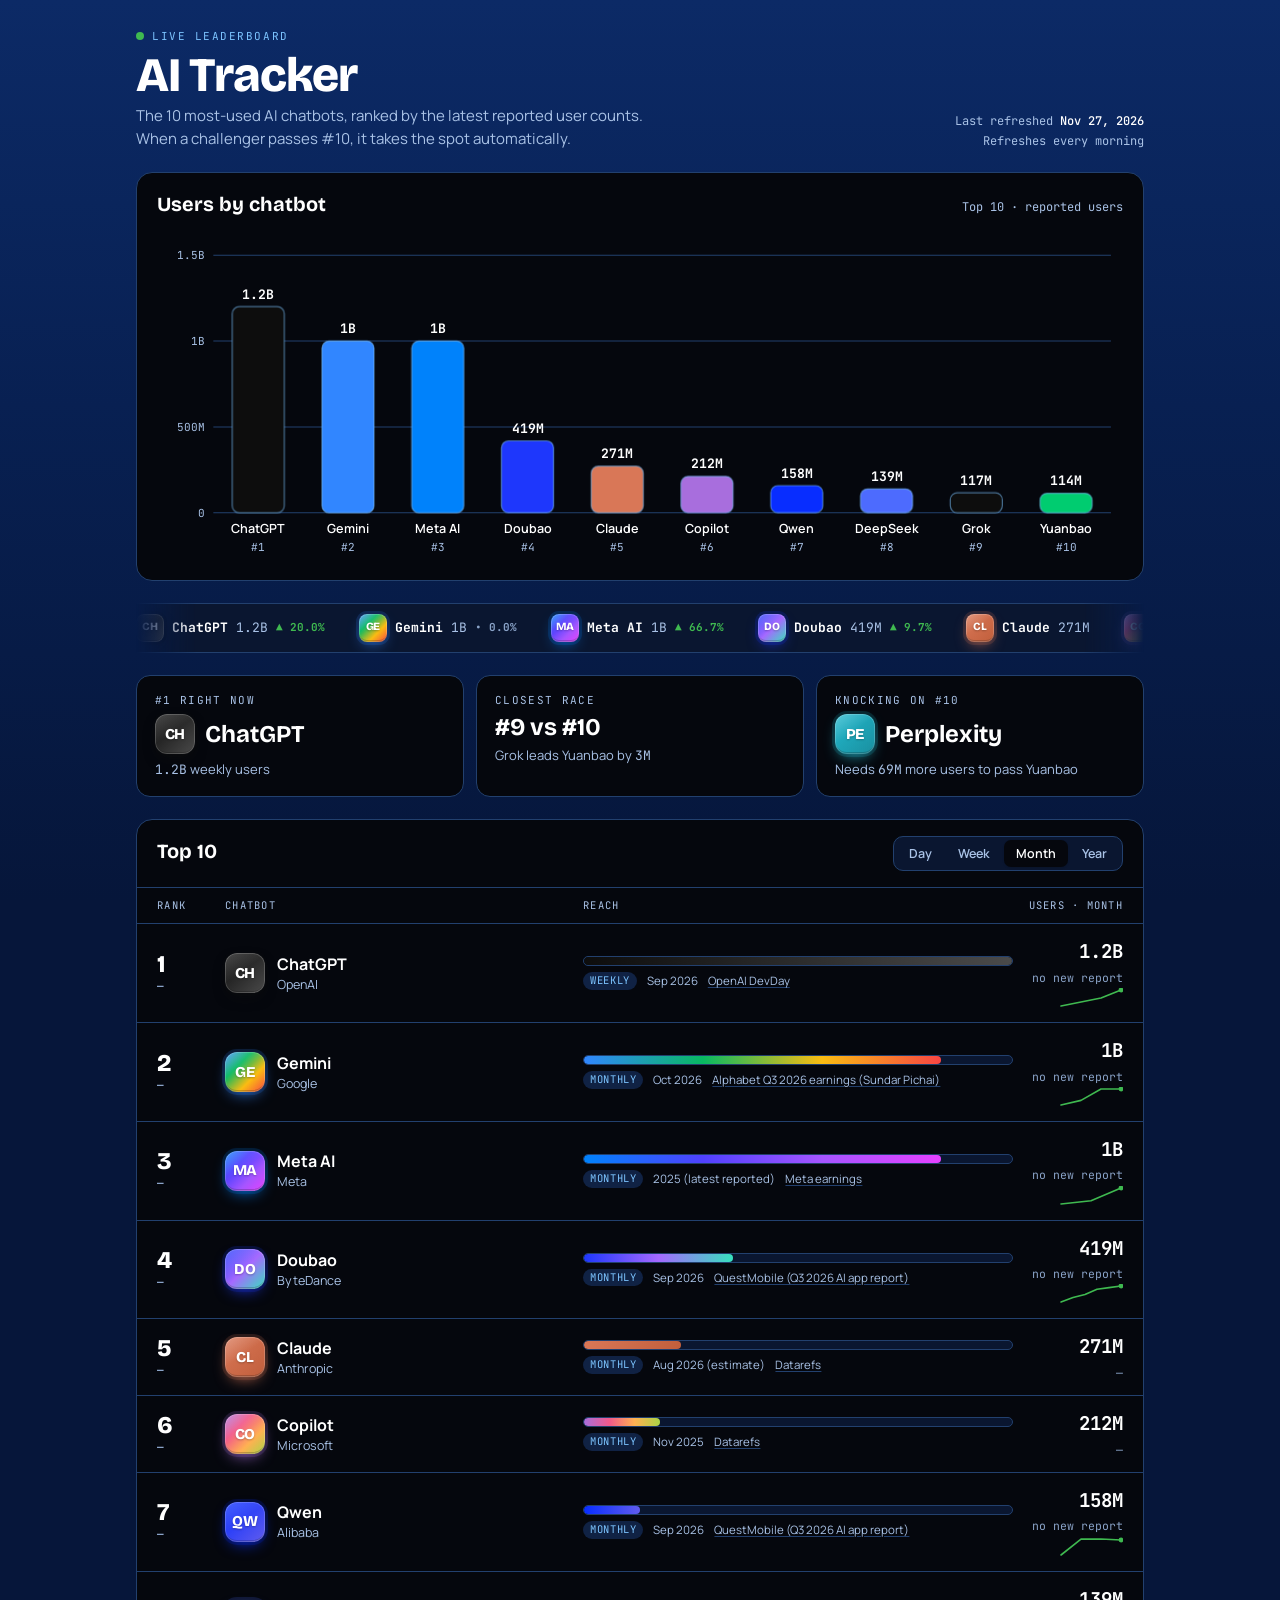
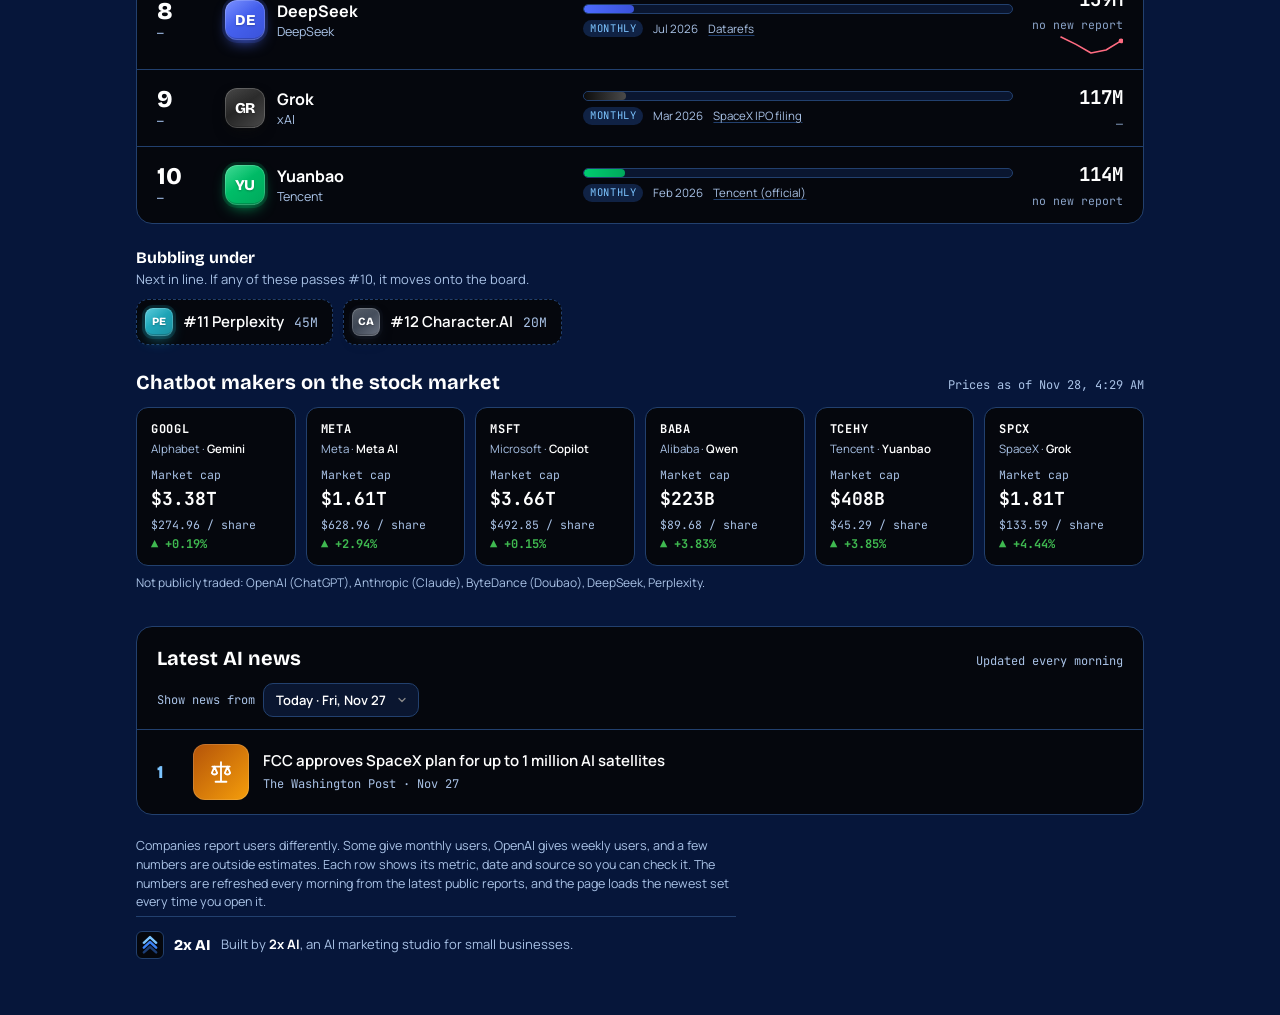
<file: ai-tracker/index.html>
<!doctype html><meta charset="utf-8"><title>AI Popularity Tracker</title><meta http-equiv="refresh" content="0; url=../ai-popularity-tracker/"><link rel="canonical" href="../ai-popularity-tracker/"><a href="../ai-popularity-tracker/">Moved to AI Popularity Tracker</a>
</file>
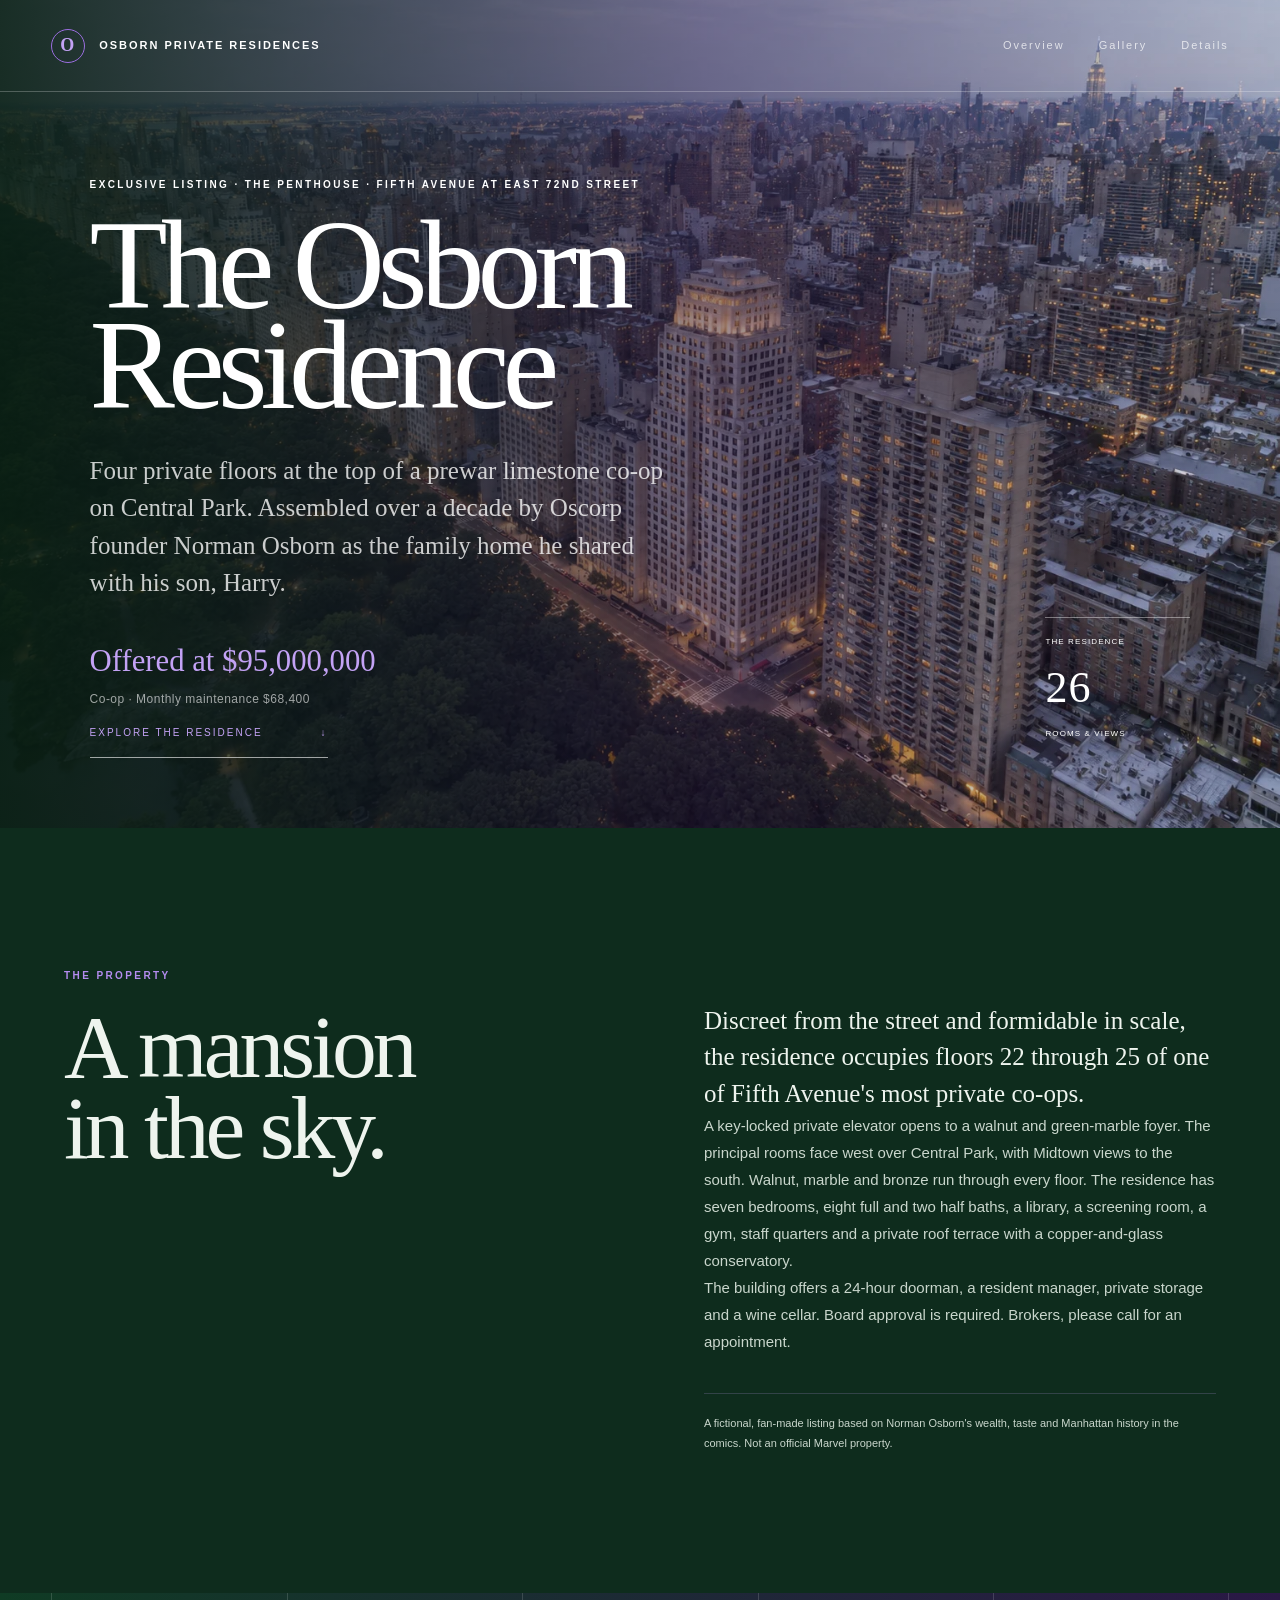
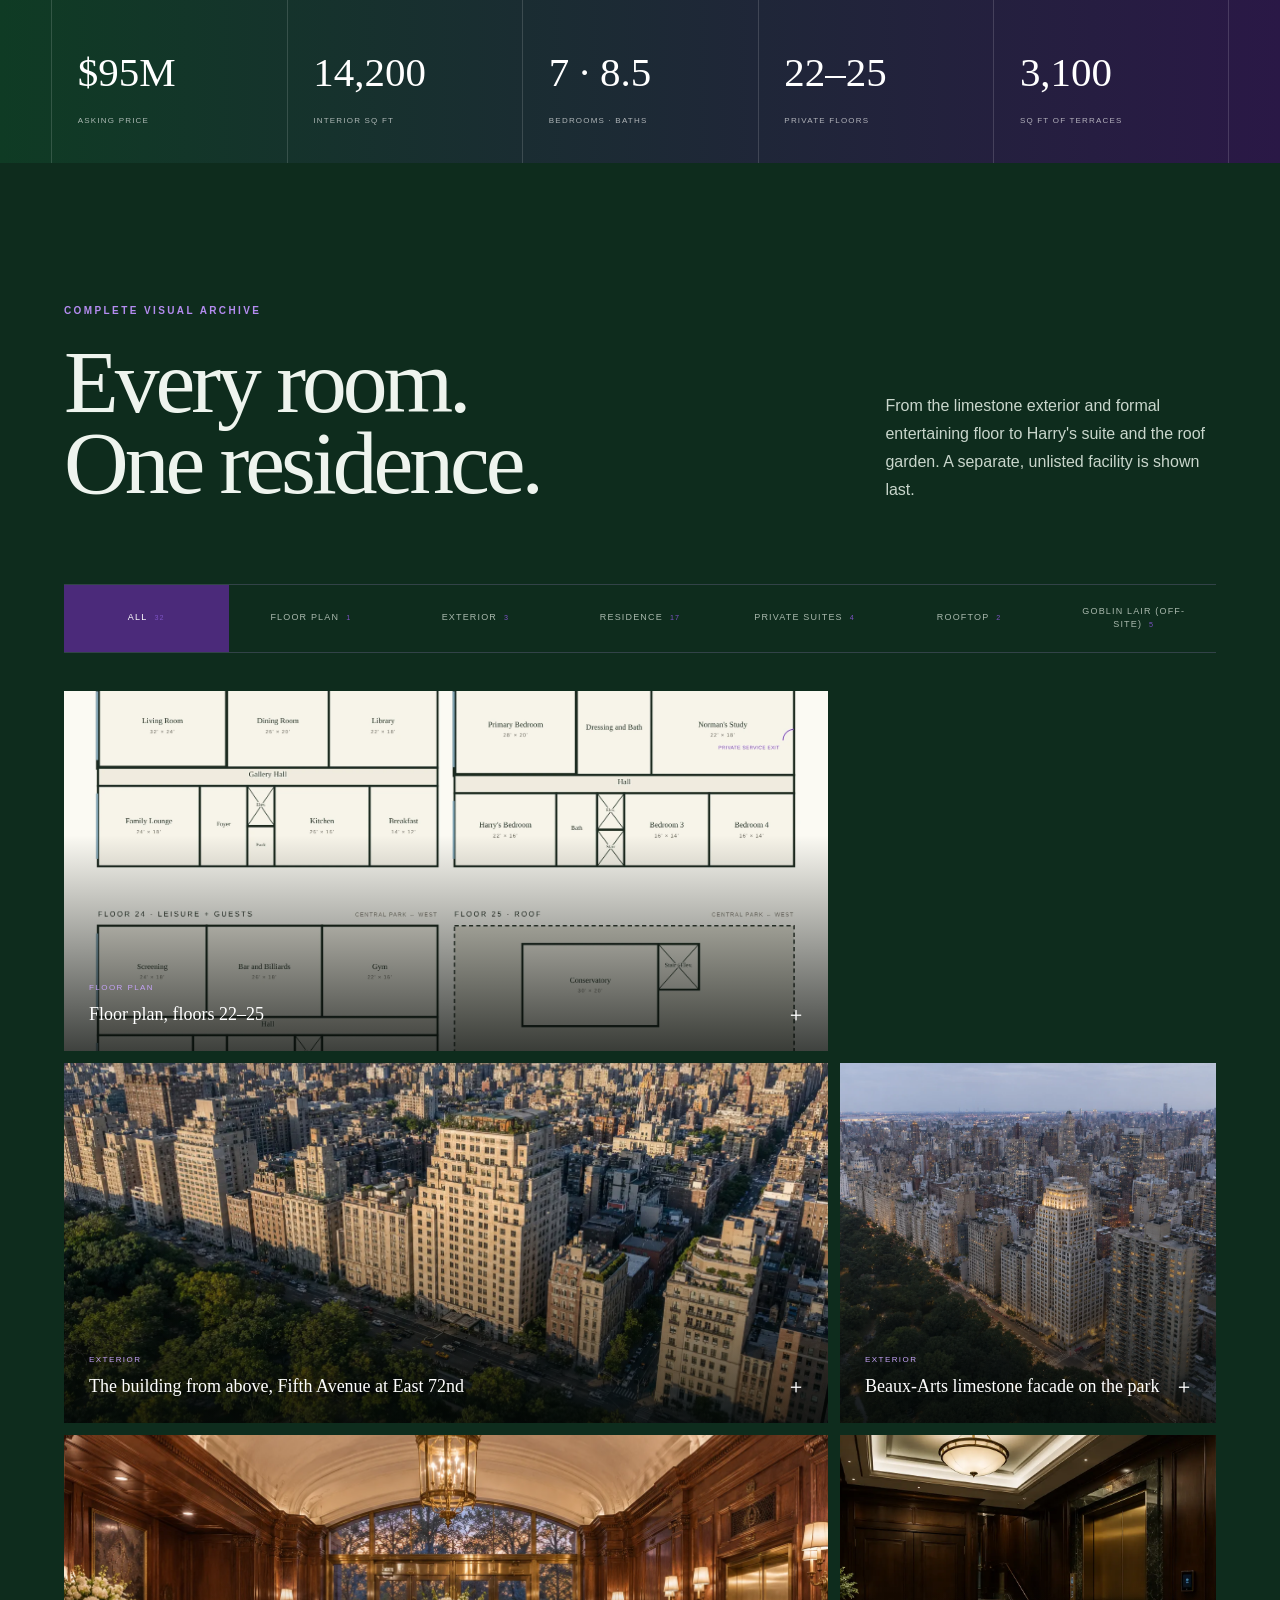
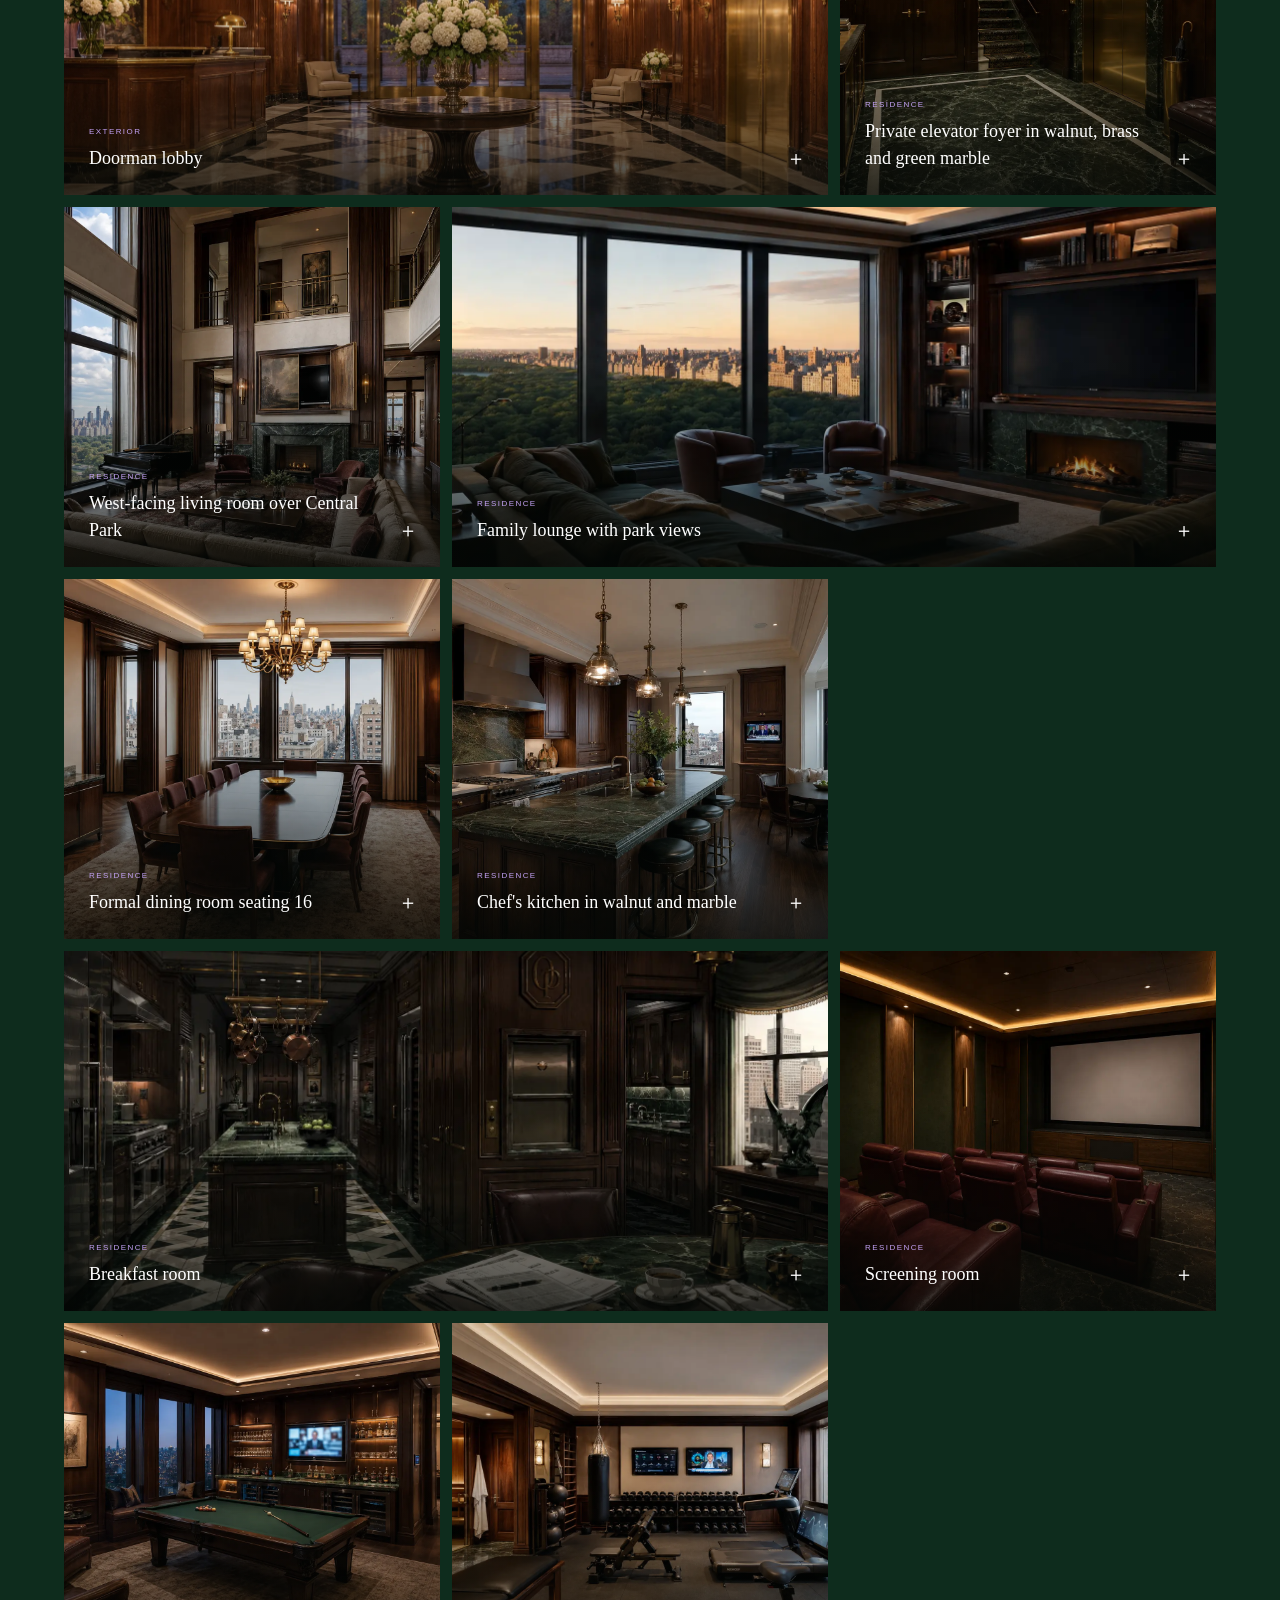
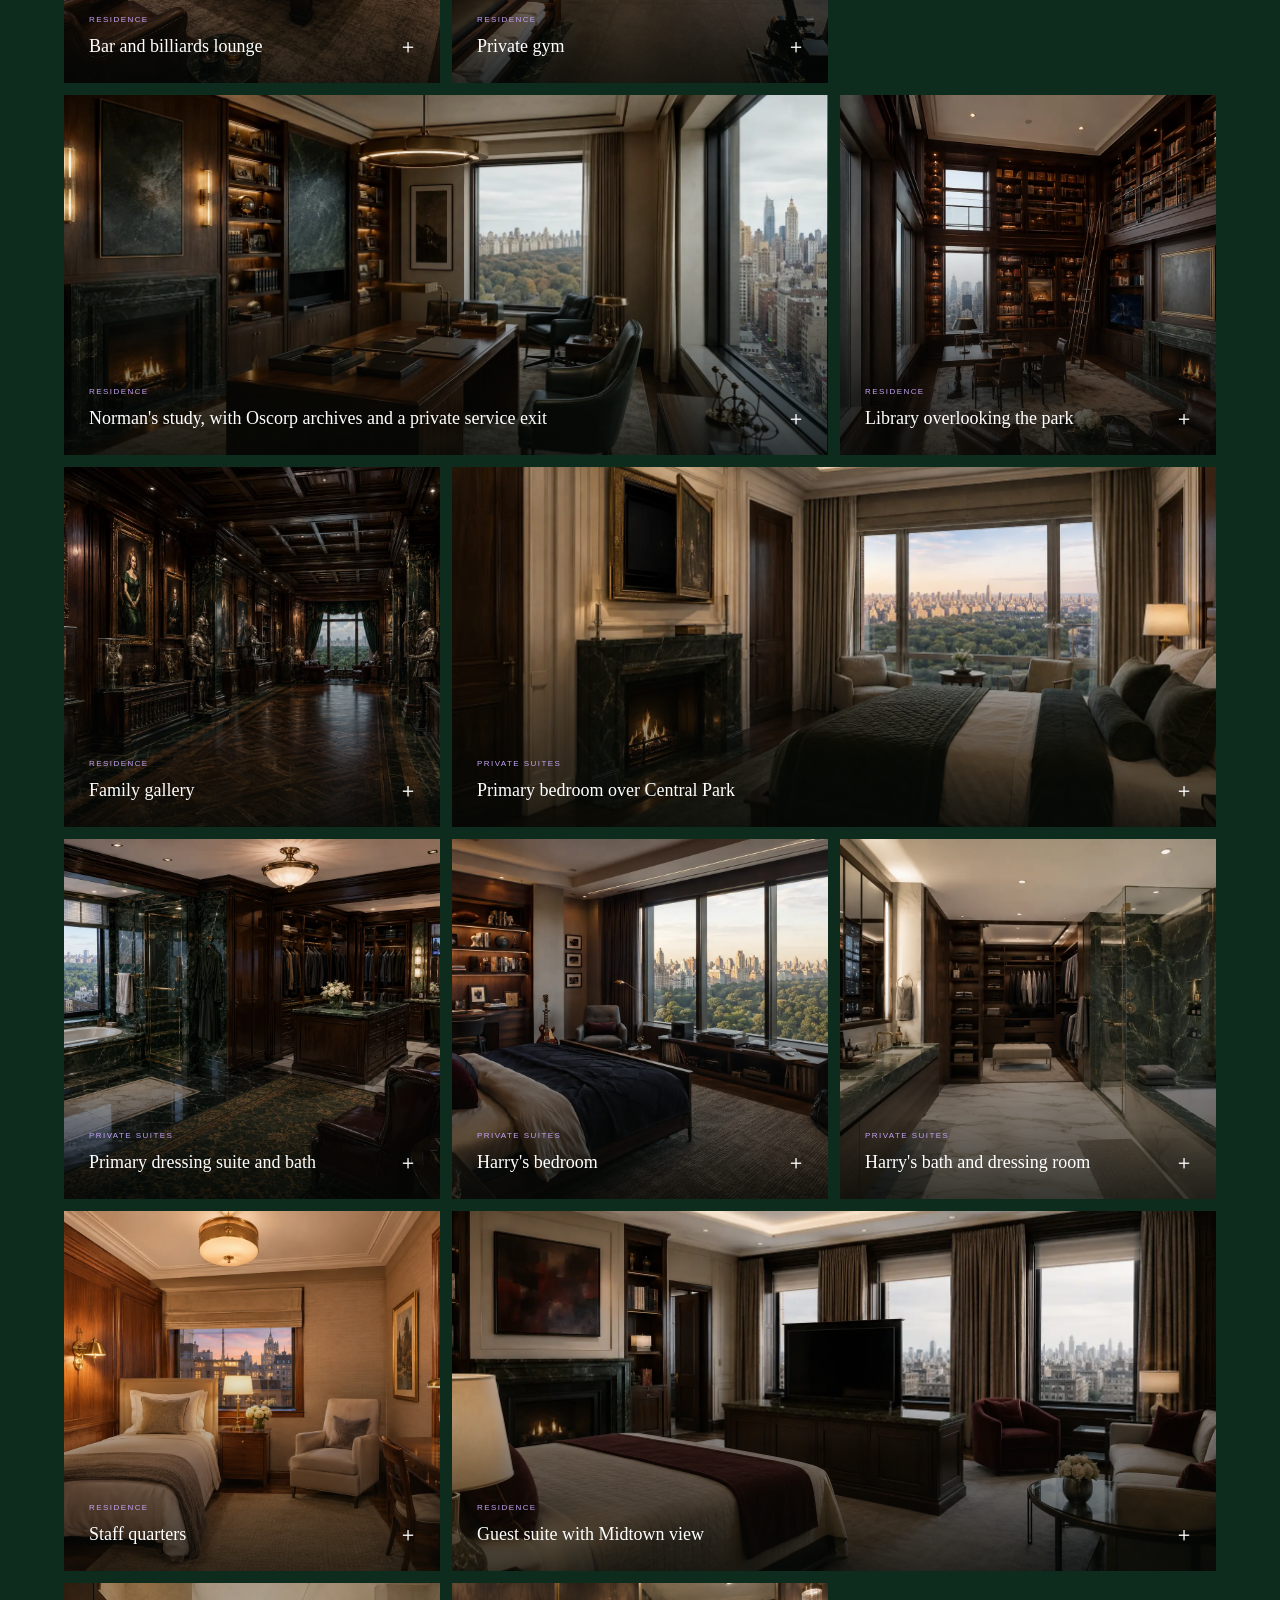
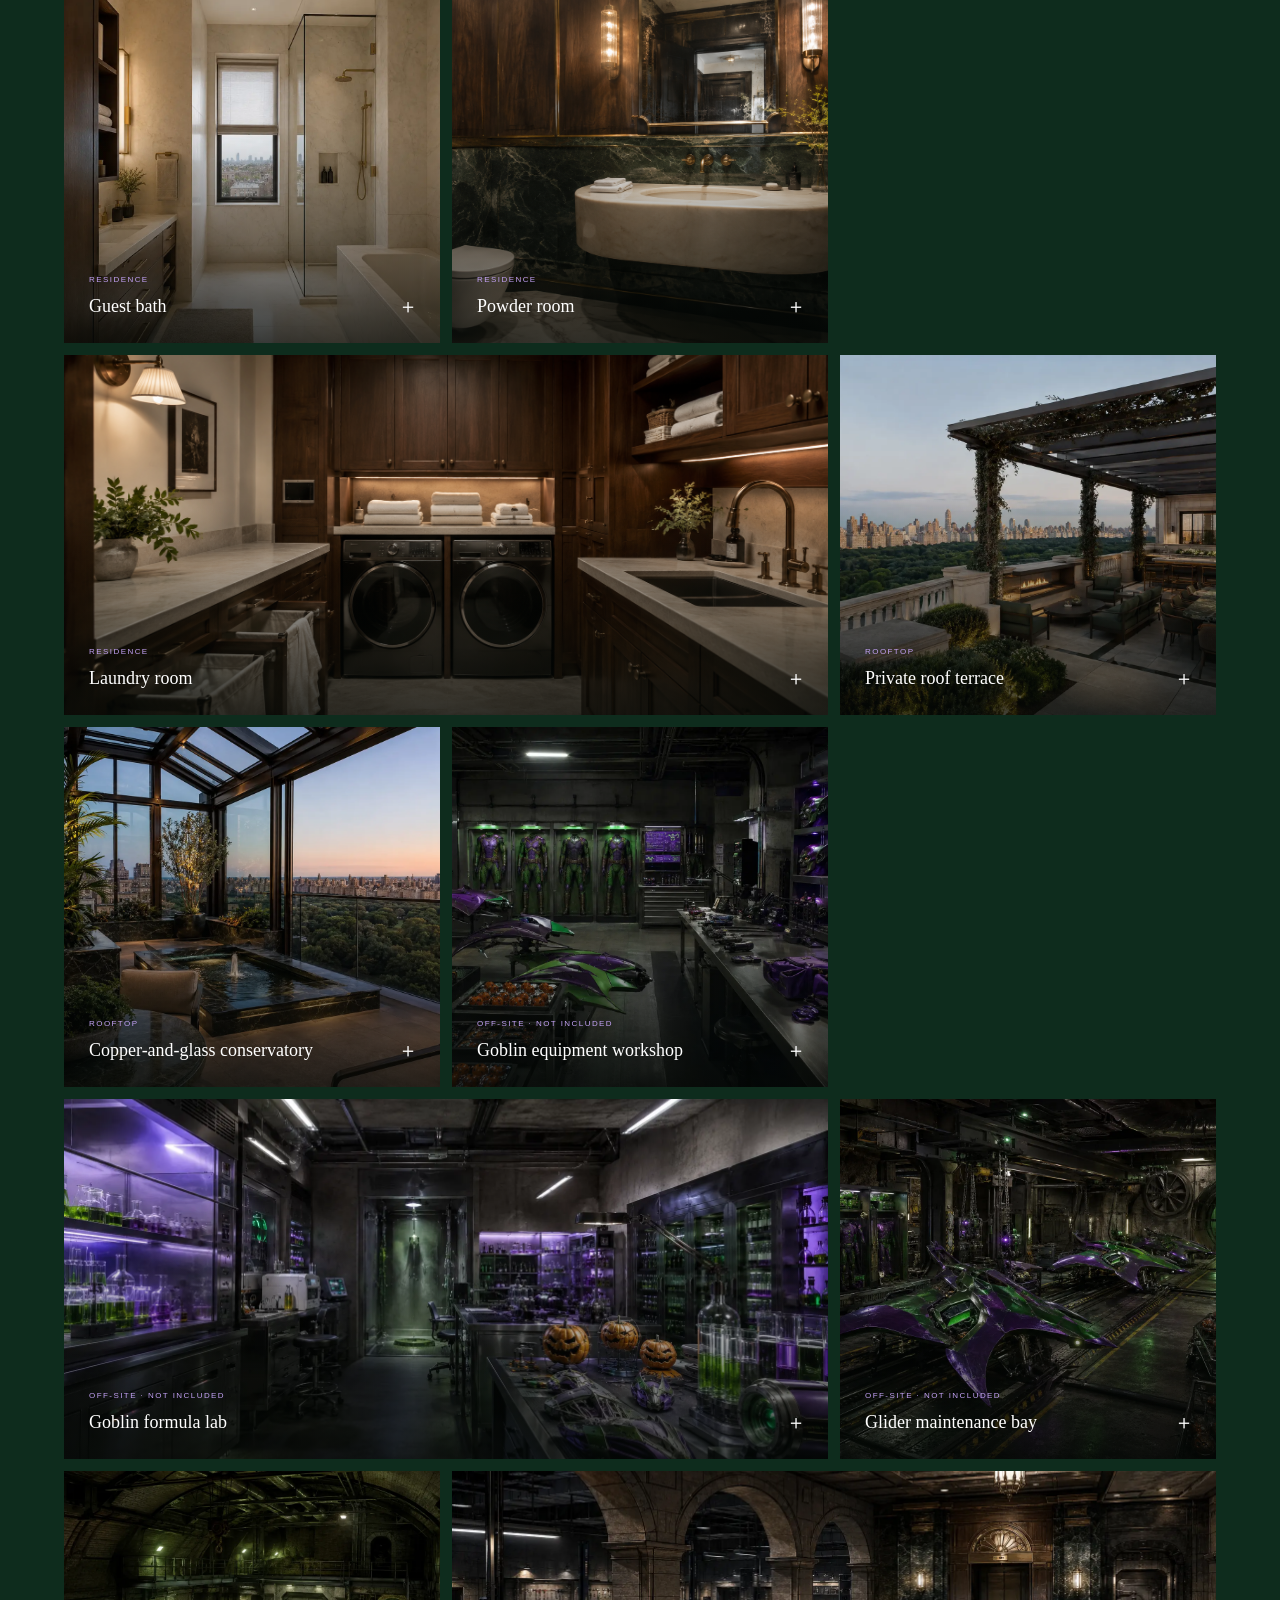
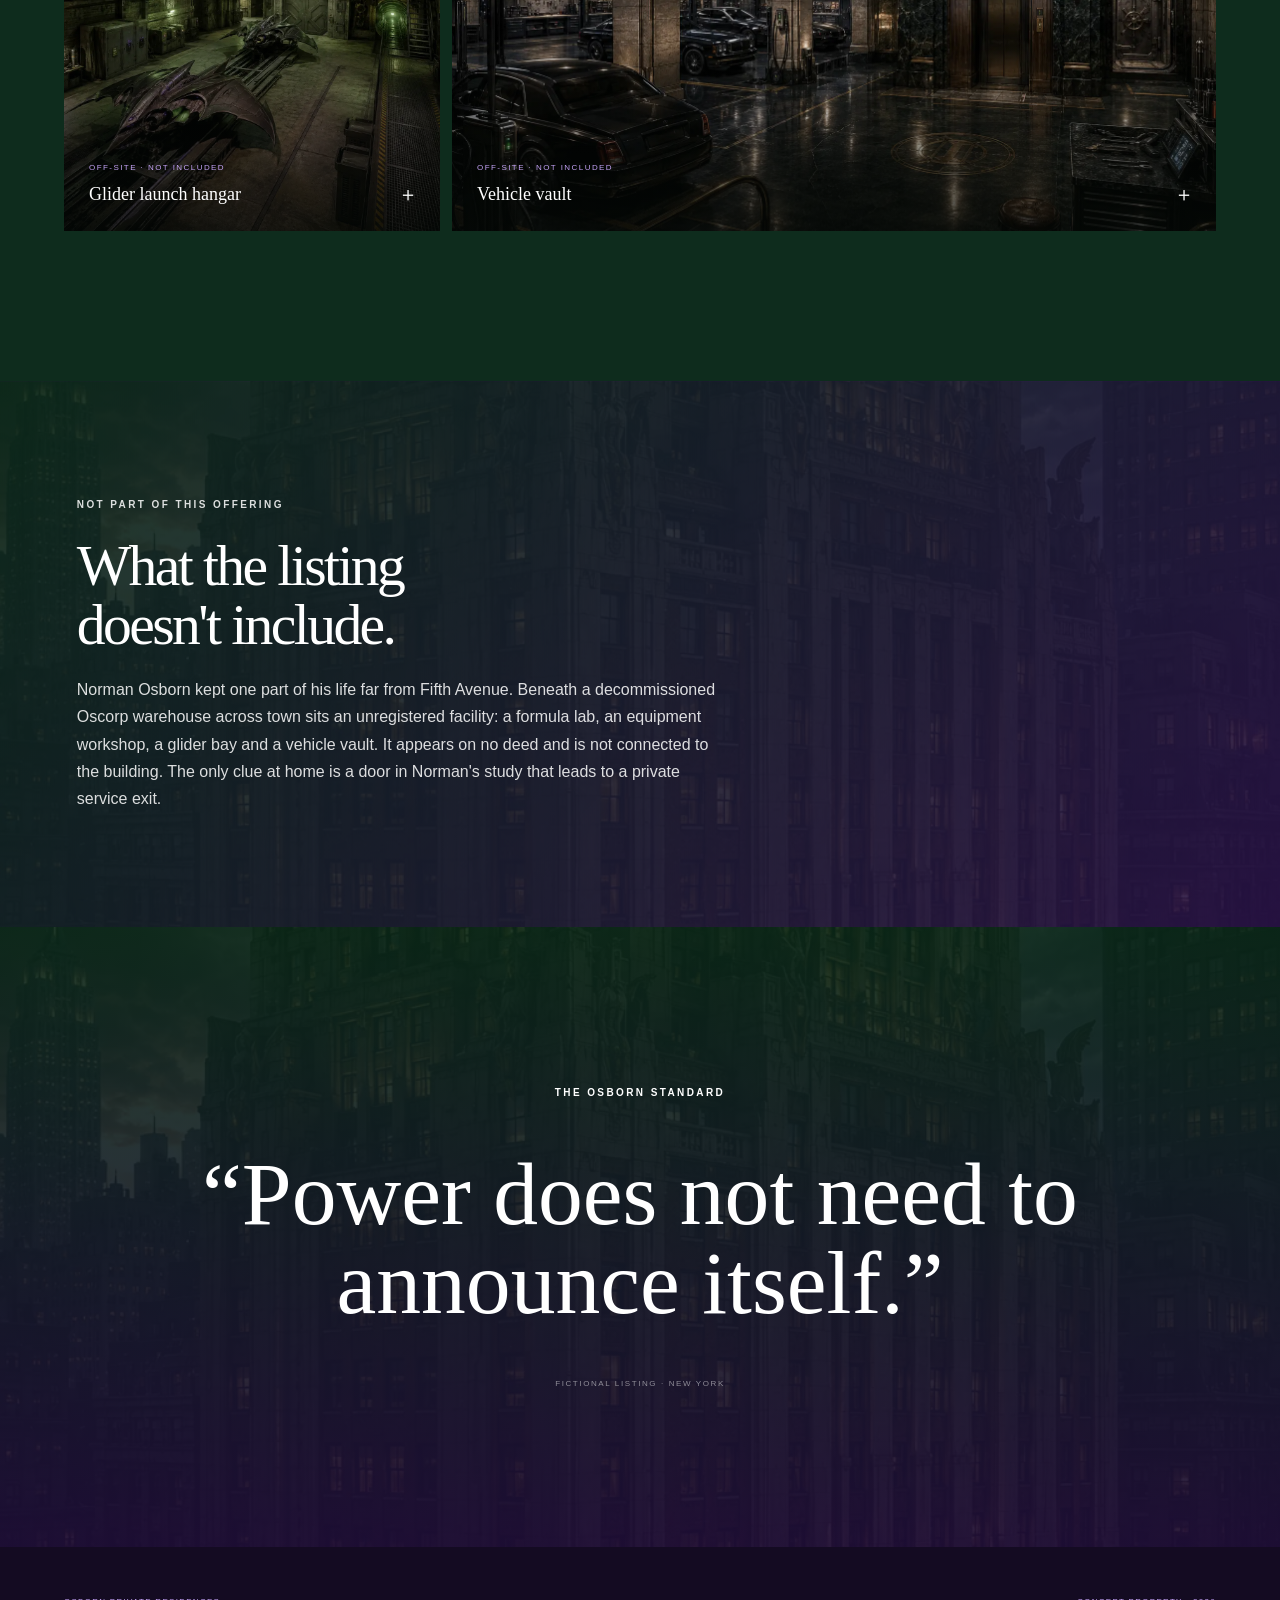
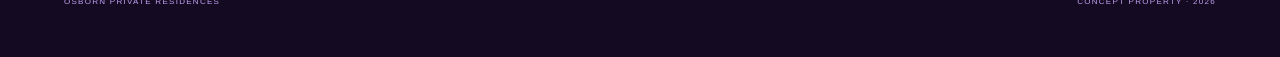
<file: norman-osborn-penthouse/index.html>
<!DOCTYPE html><html lang="en"><head><meta charset="utf-8"/><meta name="viewport" content="width=device-width, initial-scale=1"/>
<title>The Osborn Penthouse · Fifth Avenue at East 72nd</title>
<meta name="description" content="A fictional luxury listing for Norman Osborn's Upper East Side residence."/>
<meta property="og:title" content="The Osborn Residence"/><meta property="og:description" content="Four private floors above Central Park. A fictional listing."/><meta property="og:image" content="https://lukesully95.github.io/norman-osborn-penthouse/property-images/Norman%20Osborn%E2%80%99s%20Beaux-Arts%20Parkside%20Residence.webp?v=2"/>
<link rel="stylesheet" href="style.css"/>
<style>.lair{background-size:cover;background-position:center;color:#fff;padding:clamp(60px,9vw,130px) clamp(20px,6vw,90px)}.lair .in{max-width:760px}.lair h2{font-family:Georgia,serif;font-weight:400;font-size:clamp(34px,4.5vw,64px);line-height:1.02;margin:10px 0 22px}.lair p{opacity:.85;line-height:1.7;max-width:640px}.price{font-family:Georgia,serif;font-size:clamp(22px,2.4vw,32px);margin:22px 0 6px}.cta,.topbar nav a:hover{color:#c3a2f5}.monogram{border-color:#9b6ee0!important;color:#c3a2f5}.filters button.active{background:#4b2a7a!important;border-color:#4b2a7a!important;color:#fff!important}.facts{background:linear-gradient(90deg,#0f3b24,#2a1846)!important}.price{color:#c3a2f5}.lair{background-blend-mode:normal}.closing{background:linear-gradient(180deg,rgba(10,40,24,.9),rgba(30,14,55,.92)),url('property-images/Osborn%20Tower%20Beneath%20Gathering%20Storm.webp') 50%/cover!important}footer{background:#140b22!important;color:#c3a2f5!important}.fine{opacity:.6;font-size:12px;letter-spacing:.04em}</style>
</head><body><main>
<header class="topbar"><a class="wordmark" href="#top"><span class="monogram">O</span><span>OSBORN PRIVATE RESIDENCES</span></a><nav><a href="#overview">Overview</a><a href="#gallery">Gallery</a><a href="#details">Details</a></nav></header>
<section id="top" class="hero" style="background-image:linear-gradient(90deg,rgba(8,30,18,.9),rgba(35,16,60,.45) 55%,rgba(20,8,35,.08)),url(&quot;property-images/Norman%20Osborn%E2%80%99s%20Beaux-Arts%20Parkside%20Residence.webp?v=2&quot;)"><div class="hero-copy"><p class="eyebrow">Exclusive listing · The Penthouse · Fifth Avenue at East 72nd Street</p><h1>The Osborn<br/>Residence</h1><p class="dek">Four private floors at the top of a prewar limestone co-op on Central Park. Assembled over a decade by Oscorp founder Norman Osborn as the family home he shared with his son, Harry.</p><p class="price">Offered at $95,000,000</p><p class="fine">Co-op · Monthly maintenance $68,400</p><a class="cta" href="#gallery">Explore the residence <span>↓</span></a></div><div class="hero-index"><span>The residence</span><b>26</b><span>rooms &amp; views</span></div></section>
<section id="overview" class="overview wrap"><div><p class="eyebrow dark">The property</p><h2>A mansion<br/>in the sky.</h2></div><div class="overview-copy"><p class="lead">Discreet from the street and formidable in scale, the residence occupies floors 22 through 25 of one of Fifth Avenue's most private co-ops.</p><p>A key-locked private elevator opens to a walnut and green-marble foyer. The principal rooms face west over Central Park, with Midtown views to the south. Walnut, marble and bronze run through every floor. The residence has seven bedrooms, eight full and two half baths, a library, a screening room, a gym, staff quarters and a private roof terrace with a copper-and-glass conservatory.</p><p>The building offers a 24-hour doorman, a resident manager, private storage and a wine cellar. Board approval is required. Brokers, please call for an appointment.</p><p class="fiction-note">A fictional, fan-made listing based on Norman Osborn's wealth, taste and Manhattan history in the comics. Not an official Marvel property.</p></div></section>
<section id="details" class="facts"><div><b>$95M</b><span>asking price</span></div><div><b>14,200</b><span>interior sq ft</span></div><div><b>7 · 8.5</b><span>bedrooms · baths</span></div><div><b>22–25</b><span>private floors</span></div><div><b>3,100</b><span>sq ft of terraces</span></div></section>
<section id="gallery" class="gallery-section wrap"><div class="gallery-head"><div><p class="eyebrow dark">Complete visual archive</p><h2>Every room.<br/>One residence.</h2></div><p>From the limestone exterior and formal entertaining floor to Harry's suite and the roof garden. A separate, unlisted facility is shown last.</p></div>
<div class="filters" role="tablist"><button class="active" data-f="All">All<small>32</small></button><button class="" data-f="Floor plan">Floor plan<small>1</small></button><button class="" data-f="Exterior">Exterior<small>3</small></button><button class="" data-f="Residence">Residence<small>17</small></button><button class="" data-f="Private suites">Private suites<small>4</small></button><button class="" data-f="Rooftop">Rooftop<small>2</small></button><button class="" data-f="Off-site">Goblin lair (off-site)<small>5</small></button></div><div class="masonry"><button class="card wide" data-c="Floor plan" data-i="0" aria-label="Open Floor plan, floors 22–25"><img src="property-images/Floor%20plan.webp" alt="Floor plan, floors 22–25" loading="eager"/><span class="shade"></span><span class="card-copy"><small>Floor plan</small><strong>Floor plan, floors 22–25</strong></span><span class="plus">＋</span></button><button class="card wide" data-c="Exterior" data-i="1" aria-label="Open The building from above, Fifth Avenue at East 72nd"><img src="property-images/Aerial%20View%20of%20Norman%20Osborn%27s%20Residence.webp" alt="The building from above, Fifth Avenue at East 72nd" loading="eager"/><span class="shade"></span><span class="card-copy"><small>Exterior</small><strong>The building from above, Fifth Avenue at East 72nd</strong></span><span class="plus">＋</span></button><button class="card " data-c="Exterior" data-i="2" aria-label="Open Beaux-Arts limestone facade on the park"><img src="property-images/Norman%20Osborn%E2%80%99s%20Beaux-Arts%20Parkside%20Residence.webp?v=2" alt="Beaux-Arts limestone facade on the park" loading="eager"/><span class="shade"></span><span class="card-copy"><small>Exterior</small><strong>Beaux-Arts limestone facade on the park</strong></span><span class="plus">＋</span></button><button class="card wide" data-c="Exterior" data-i="3" aria-label="Open Doorman lobby"><img src="property-images/Building%20lobby.webp" alt="Doorman lobby" loading="eager"/><span class="shade"></span><span class="card-copy"><small>Exterior</small><strong>Doorman lobby</strong></span><span class="plus">＋</span></button><button class="card " data-c="Residence" data-i="4" aria-label="Open Private elevator foyer in walnut, brass and green marble"><img src="property-images/Walnut%2C%20brass%2C%20and%20green%20marble%20foyer.webp" alt="Private elevator foyer in walnut, brass and green marble" loading="eager"/><span class="shade"></span><span class="card-copy"><small>Residence</small><strong>Private elevator foyer in walnut, brass and green marble</strong></span><span class="plus">＋</span></button><button class="card " data-c="Residence" data-i="5" aria-label="Open West-facing living room over Central Park"><img src="property-images/West-Facing%20Living%20Room%20with%20Central%20Park%20View.webp" alt="West-facing living room over Central Park" loading="eager"/><span class="shade"></span><span class="card-copy"><small>Residence</small><strong>West-facing living room over Central Park</strong></span><span class="plus">＋</span></button><button class="card wide" data-c="Residence" data-i="6" aria-label="Open Family lounge with park views"><img src="property-images/Family%20lounge%20with%20Central%20Park%20views.webp" alt="Family lounge with park views" loading="lazy"/><span class="shade"></span><span class="card-copy"><small>Residence</small><strong>Family lounge with park views</strong></span><span class="plus">＋</span></button><button class="card " data-c="Residence" data-i="7" aria-label="Open Formal dining room seating 16"><img src="property-images/Walnut%20Dining%20Room%20with%20Distant%20Midtown.webp" alt="Formal dining room seating 16" loading="lazy"/><span class="shade"></span><span class="card-copy"><small>Residence</small><strong>Formal dining room seating 16</strong></span><span class="plus">＋</span></button><button class="card " data-c="Residence" data-i="8" aria-label="Open Chef&#x27;s kitchen in walnut and marble"><img src="property-images/Walnut%20Marble%20Kitchen%20with%20Queens%20Views.webp" alt="Chef&#x27;s kitchen in walnut and marble" loading="lazy"/><span class="shade"></span><span class="card-copy"><small>Residence</small><strong>Chef&#x27;s kitchen in walnut and marble</strong></span><span class="plus">＋</span></button><button class="card wide" data-c="Residence" data-i="9" aria-label="Open Breakfast room"><img src="property-images/Osborn%27s%20Manhattan%20Breakfast%20Nook.webp" alt="Breakfast room" loading="lazy"/><span class="shade"></span><span class="card-copy"><small>Residence</small><strong>Breakfast room</strong></span><span class="plus">＋</span></button><button class="card " data-c="Residence" data-i="10" aria-label="Open Screening room"><img src="property-images/Burgundy%20Seats%20in%20a%20Walnut%20Screening%20Room.webp" alt="Screening room" loading="lazy"/><span class="shade"></span><span class="card-copy"><small>Residence</small><strong>Screening room</strong></span><span class="plus">＋</span></button><button class="card " data-c="Residence" data-i="11" aria-label="Open Bar and billiards lounge"><img src="property-images/Walnut%20Bar%20and%20Billiards%20Lounge.webp" alt="Bar and billiards lounge" loading="lazy"/><span class="shade"></span><span class="card-copy"><small>Residence</small><strong>Bar and billiards lounge</strong></span><span class="plus">＋</span></button><button class="card " data-c="Residence" data-i="12" aria-label="Open Private gym"><img src="property-images/Private%20gym%20over%20Upper%20East%20Side.webp" alt="Private gym" loading="lazy"/><span class="shade"></span><span class="card-copy"><small>Residence</small><strong>Private gym</strong></span><span class="plus">＋</span></button><button class="card wide" data-c="Residence" data-i="13" aria-label="Open Norman&#x27;s study, with Oscorp archives and a private service exit"><img src="property-images/Norman%20Osborn%27s%20Walnut%20Study%20with%20City%20Views.webp" alt="Norman&#x27;s study, with Oscorp archives and a private service exit" loading="lazy"/><span class="shade"></span><span class="card-copy"><small>Residence</small><strong>Norman&#x27;s study, with Oscorp archives and a private service exit</strong></span><span class="plus">＋</span></button><button class="card " data-c="Residence" data-i="14" aria-label="Open Library overlooking the park"><img src="property-images/Walnut%20Library%20Overlooking%20Central%20Park.webp" alt="Library overlooking the park" loading="lazy"/><span class="shade"></span><span class="card-copy"><small>Residence</small><strong>Library overlooking the park</strong></span><span class="plus">＋</span></button><button class="card " data-c="Residence" data-i="15" aria-label="Open Family gallery"><img src="property-images/Osborn%20family%20gallery%20and%20trophy%20hall.webp" alt="Family gallery" loading="lazy"/><span class="shade"></span><span class="card-copy"><small>Residence</small><strong>Family gallery</strong></span><span class="plus">＋</span></button><button class="card wide" data-c="Private suites" data-i="16" aria-label="Open Primary bedroom over Central Park"><img src="property-images/Norman%E2%80%99s%20Walnut%20Bedroom%20Over%20Central%20Park.webp" alt="Primary bedroom over Central Park" loading="lazy"/><span class="shade"></span><span class="card-copy"><small>Private suites</small><strong>Primary bedroom over Central Park</strong></span><span class="plus">＋</span></button><button class="card " data-c="Private suites" data-i="17" aria-label="Open Primary dressing suite and bath"><img src="property-images/Norman%20Osborn%27s%20Marble%20Dressing%20Suite.webp" alt="Primary dressing suite and bath" loading="lazy"/><span class="shade"></span><span class="card-copy"><small>Private suites</small><strong>Primary dressing suite and bath</strong></span><span class="plus">＋</span></button><button class="card " data-c="Private suites" data-i="18" aria-label="Open Harry&#x27;s bedroom"><img src="property-images/Harry%20Osborn%E2%80%99s%20Warm%20Central%20Park%20Retreat.webp" alt="Harry&#x27;s bedroom" loading="lazy"/><span class="shade"></span><span class="card-copy"><small>Private suites</small><strong>Harry&#x27;s bedroom</strong></span><span class="plus">＋</span></button><button class="card " data-c="Private suites" data-i="19" aria-label="Open Harry&#x27;s bath and dressing room"><img src="property-images/Harry%E2%80%99s%20Marble%20Bath%20and%20Dressing%20Room.webp" alt="Harry&#x27;s bath and dressing room" loading="lazy"/><span class="shade"></span><span class="card-copy"><small>Private suites</small><strong>Harry&#x27;s bath and dressing room</strong></span><span class="plus">＋</span></button><button class="card " data-c="Residence" data-i="20" aria-label="Open Staff quarters"><img src="property-images/Staff%20quarters.webp" alt="Staff quarters" loading="lazy"/><span class="shade"></span><span class="card-copy"><small>Residence</small><strong>Staff quarters</strong></span><span class="plus">＋</span></button><button class="card wide" data-c="Residence" data-i="21" aria-label="Open Guest suite with Midtown view"><img src="property-images/Burgundy%20guest%20suite%20with%20Midtown%20view.webp" alt="Guest suite with Midtown view" loading="lazy"/><span class="shade"></span><span class="card-copy"><small>Residence</small><strong>Guest suite with Midtown view</strong></span><span class="plus">＋</span></button><button class="card " data-c="Residence" data-i="22" aria-label="Open Guest bath"><img src="property-images/Pale%20marble%20guest%20bath.webp" alt="Guest bath" loading="lazy"/><span class="shade"></span><span class="card-copy"><small>Residence</small><strong>Guest bath</strong></span><span class="plus">＋</span></button><button class="card " data-c="Residence" data-i="23" aria-label="Open Powder room"><img src="property-images/Osborn%20powder%20room.png" alt="Powder room" loading="lazy"/><span class="shade"></span><span class="card-copy"><small>Residence</small><strong>Powder room</strong></span><span class="plus">＋</span></button><button class="card wide" data-c="Residence" data-i="24" aria-label="Open Laundry room"><img src="property-images/Osborn%20private%20laundry%20room.png" alt="Laundry room" loading="lazy"/><span class="shade"></span><span class="card-copy"><small>Residence</small><strong>Laundry room</strong></span><span class="plus">＋</span></button><button class="card " data-c="Rooftop" data-i="25" aria-label="Open Private roof terrace"><img src="property-images/Rooftop%20Terrace%20Overlooking%20Central%20Park%282%29.webp" alt="Private roof terrace" loading="lazy"/><span class="shade"></span><span class="card-copy"><small>Rooftop</small><strong>Private roof terrace</strong></span><span class="plus">＋</span></button><button class="card " data-c="Rooftop" data-i="26" aria-label="Open Copper-and-glass conservatory"><img src="property-images/Copper-and-glass%20conservatory%20above%20Central%20Park.webp" alt="Copper-and-glass conservatory" loading="lazy"/><span class="shade"></span><span class="card-copy"><small>Rooftop</small><strong>Copper-and-glass conservatory</strong></span><span class="plus">＋</span></button><button class="card " data-c="Off-site" data-i="27" aria-label="Open Goblin equipment workshop"><img src="property-images/Underground%20Green%20Goblin%20Equipment%20Workshop.webp" alt="Goblin equipment workshop" loading="lazy"/><span class="shade"></span><span class="card-copy"><small>Off-site · not included</small><strong>Goblin equipment workshop</strong></span><span class="plus">＋</span></button><button class="card wide" data-c="Off-site" data-i="28" aria-label="Open Goblin formula lab"><img src="property-images/Underground%20Green%20Goblin%20chemistry%20lab.webp" alt="Goblin formula lab" loading="lazy"/><span class="shade"></span><span class="card-copy"><small>Off-site · not included</small><strong>Goblin formula lab</strong></span><span class="plus">＋</span></button><button class="card " data-c="Off-site" data-i="29" aria-label="Open Glider maintenance bay"><img src="property-images/Emerald%20Goblin%20Glider%20Maintenance%20Bay.webp" alt="Glider maintenance bay" loading="lazy"/><span class="shade"></span><span class="card-copy"><small>Off-site · not included</small><strong>Glider maintenance bay</strong></span><span class="plus">＋</span></button><button class="card " data-c="Off-site" data-i="30" aria-label="Open Glider launch hangar"><img src="property-images/Hidden%20Goblin%20glider%20launch%20hangar.webp" alt="Glider launch hangar" loading="lazy"/><span class="shade"></span><span class="card-copy"><small>Off-site · not included</small><strong>Glider launch hangar</strong></span><span class="plus">＋</span></button><button class="card wide" data-c="Off-site" data-i="31" aria-label="Open Vehicle vault"><img src="property-images/Osborn%E2%80%99s%20Underground%20Vehicle%20Vault.webp" alt="Vehicle vault" loading="lazy"/><span class="shade"></span><span class="card-copy"><small>Off-site · not included</small><strong>Vehicle vault</strong></span><span class="plus">＋</span></button></div></section>
<section class="lair" style="background-image:linear-gradient(135deg,rgba(10,40,24,.92),rgba(40,18,70,.9)),url(&quot;property-images/Osborn%20Tower%20Beneath%20Gathering%20Storm.webp&quot;)"><div class="in"><p class="eyebrow">Not part of this offering</p><h2>What the listing<br/>doesn't include.</h2><p>Norman Osborn kept one part of his life far from Fifth Avenue. Beneath a decommissioned Oscorp warehouse across town sits an unregistered facility: a formula lab, an equipment workshop, a glider bay and a vehicle vault. It appears on no deed and is not connected to the building. The only clue at home is a door in Norman's study that leads to a private service exit.</p></div></section>
<section class="closing"><p class="eyebrow">The Osborn standard</p><blockquote>“Power does not need to announce itself.”</blockquote><span>Fictional listing · New York</span></section>
<footer><span>OSBORN PRIVATE RESIDENCES</span><span>Concept property · 2026</span></footer></main>
<div class="lightbox" id="lb" hidden><button class="close" aria-label="Close">×</button><button class="arrow prev" aria-label="Previous">‹</button><figure><img id="lbimg" alt=""/><figcaption><span id="lbcat"></span><strong id="lbt"></strong><small id="lbn"></small></figcaption></figure><button class="arrow next" aria-label="Next">›</button></div>
<script>
const cards=[...document.querySelectorAll('.card')],lb=document.getElementById('lb');let vis=cards,cur=0;
document.querySelectorAll('.filters button').forEach(b=>b.onclick=()=>{document.querySelectorAll('.filters button').forEach(x=>x.classList.toggle('active',x===b));const f=b.dataset.f;cards.forEach(c=>c.style.display=(f==='All'||c.dataset.c===f)?'':'none');vis=cards.filter(c=>c.style.display!=='none');});
function show(i){cur=(i+vis.length)%vis.length;const c=vis[cur],im=c.querySelector('img');lbimg.src=im.src;lbimg.alt=im.alt;lbcat.textContent=c.querySelector('small').textContent;lbt.textContent=im.alt;lbn.textContent=(cur+1)+' / '+vis.length;lb.hidden=false;document.body.style.overflow='hidden';}
function hide(){lb.hidden=true;document.body.style.overflow='';}
cards.forEach(c=>c.onclick=()=>show(vis.indexOf(c)));
lb.querySelector('.close').onclick=hide;lb.querySelector('.prev').onclick=()=>show(cur-1);lb.querySelector('.next').onclick=()=>show(cur+1);
lb.onclick=e=>{if(e.target===lb)hide();};
addEventListener('keydown',e=>{if(lb.hidden)return;if(e.key==='Escape')hide();if(e.key==='ArrowLeft')show(cur-1);if(e.key==='ArrowRight')show(cur+1);});
</script></body></html>
</file>
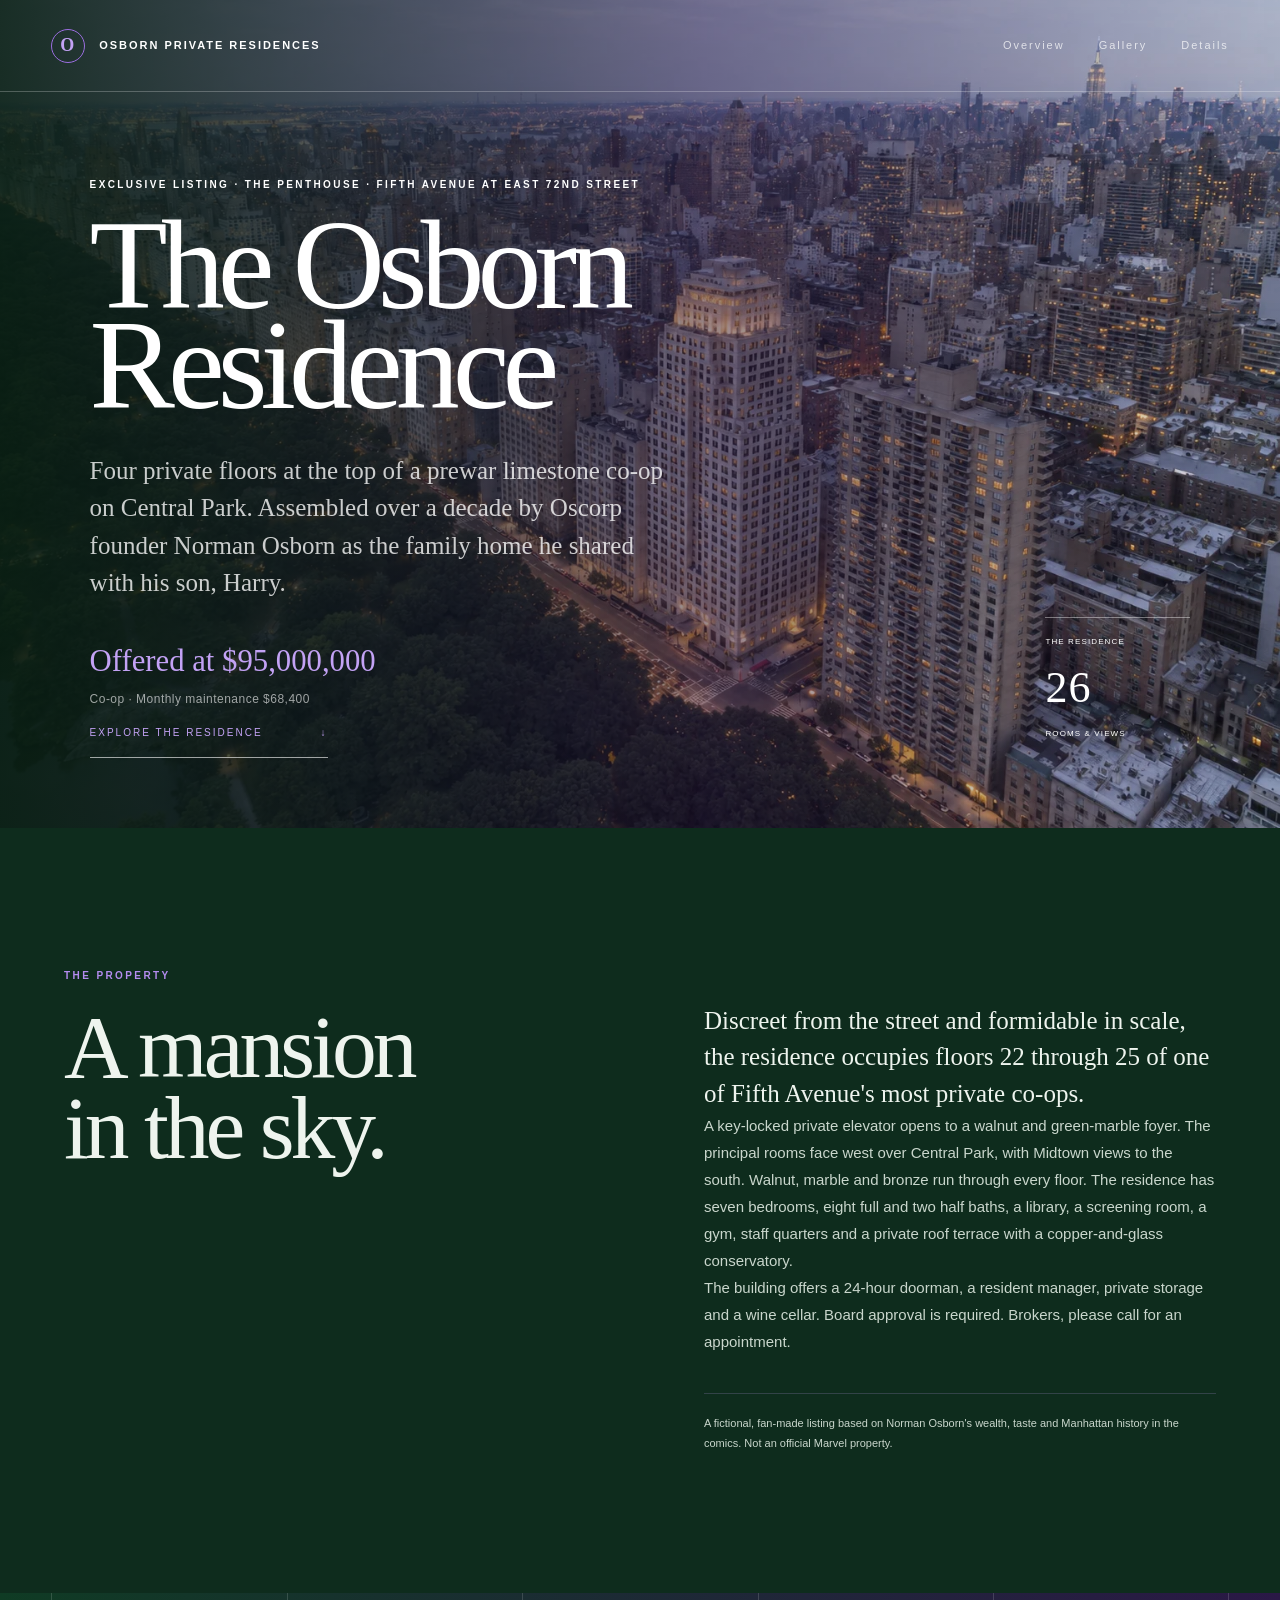
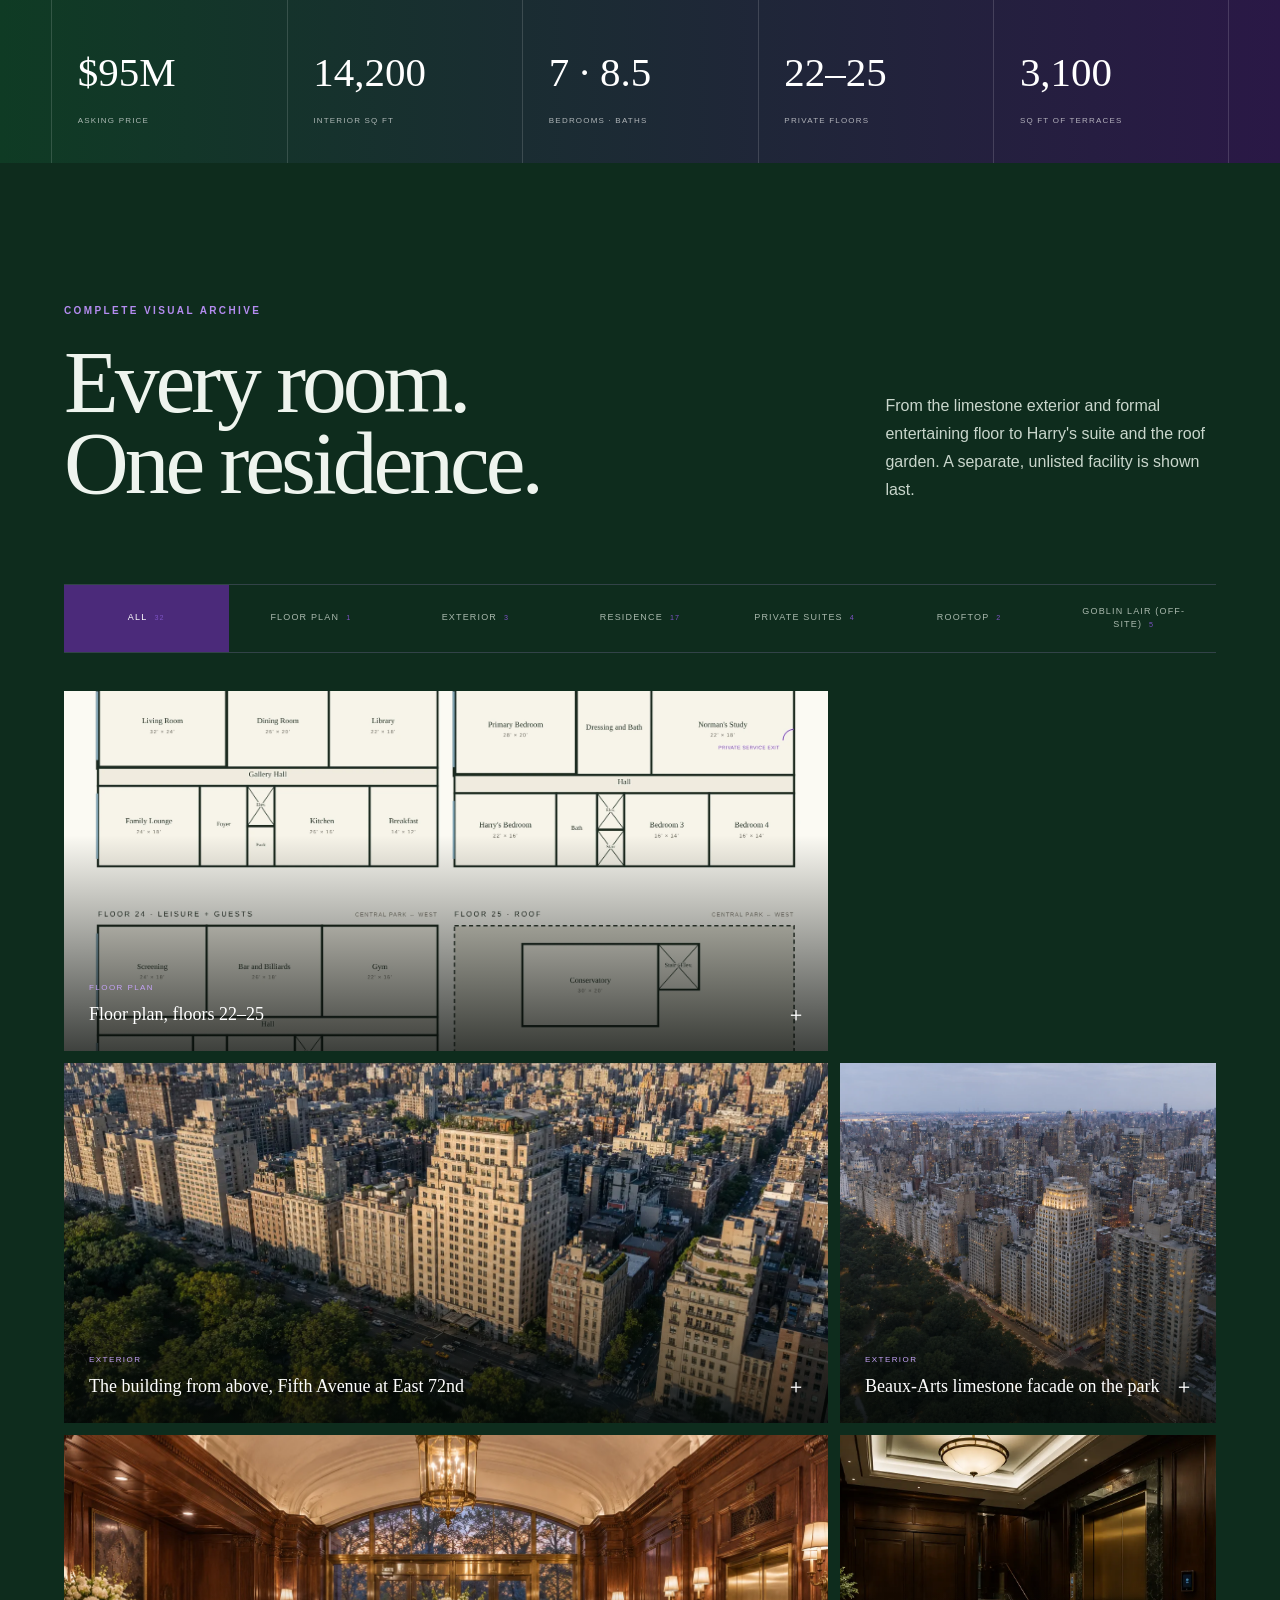
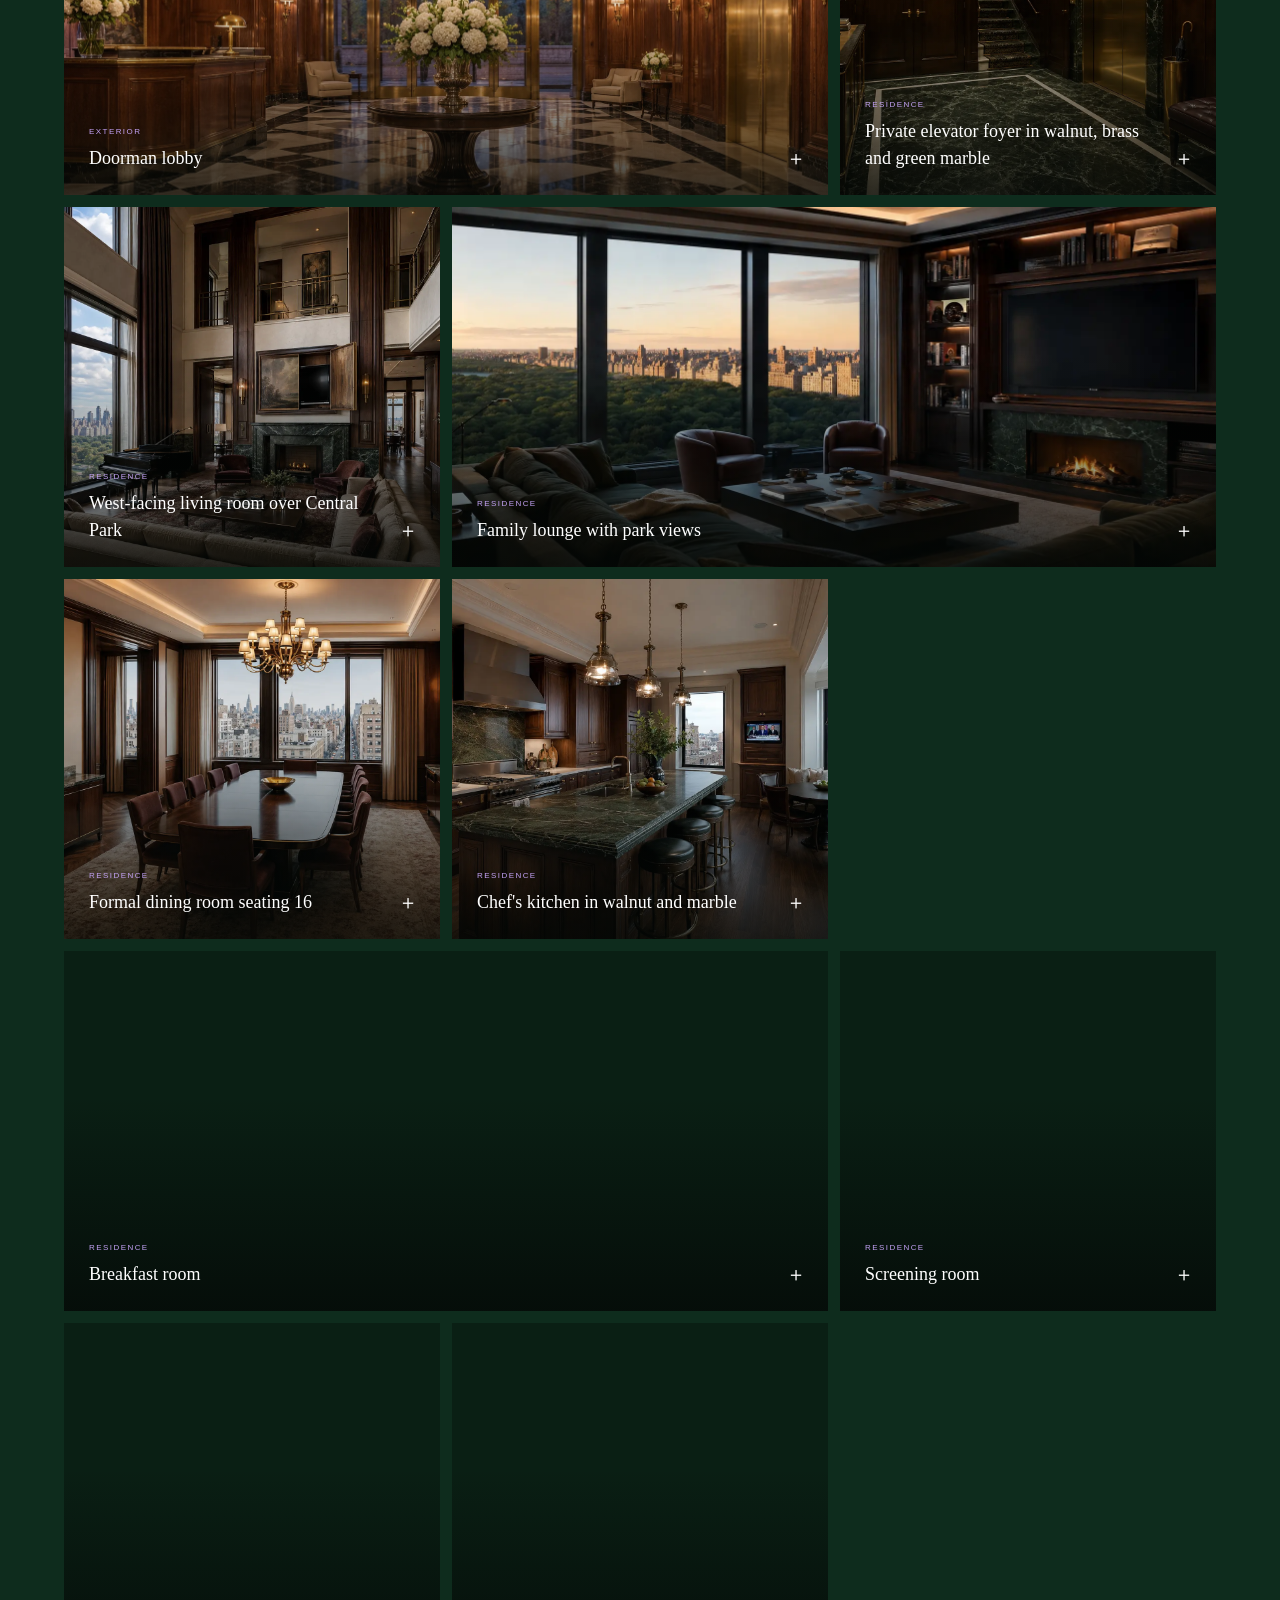
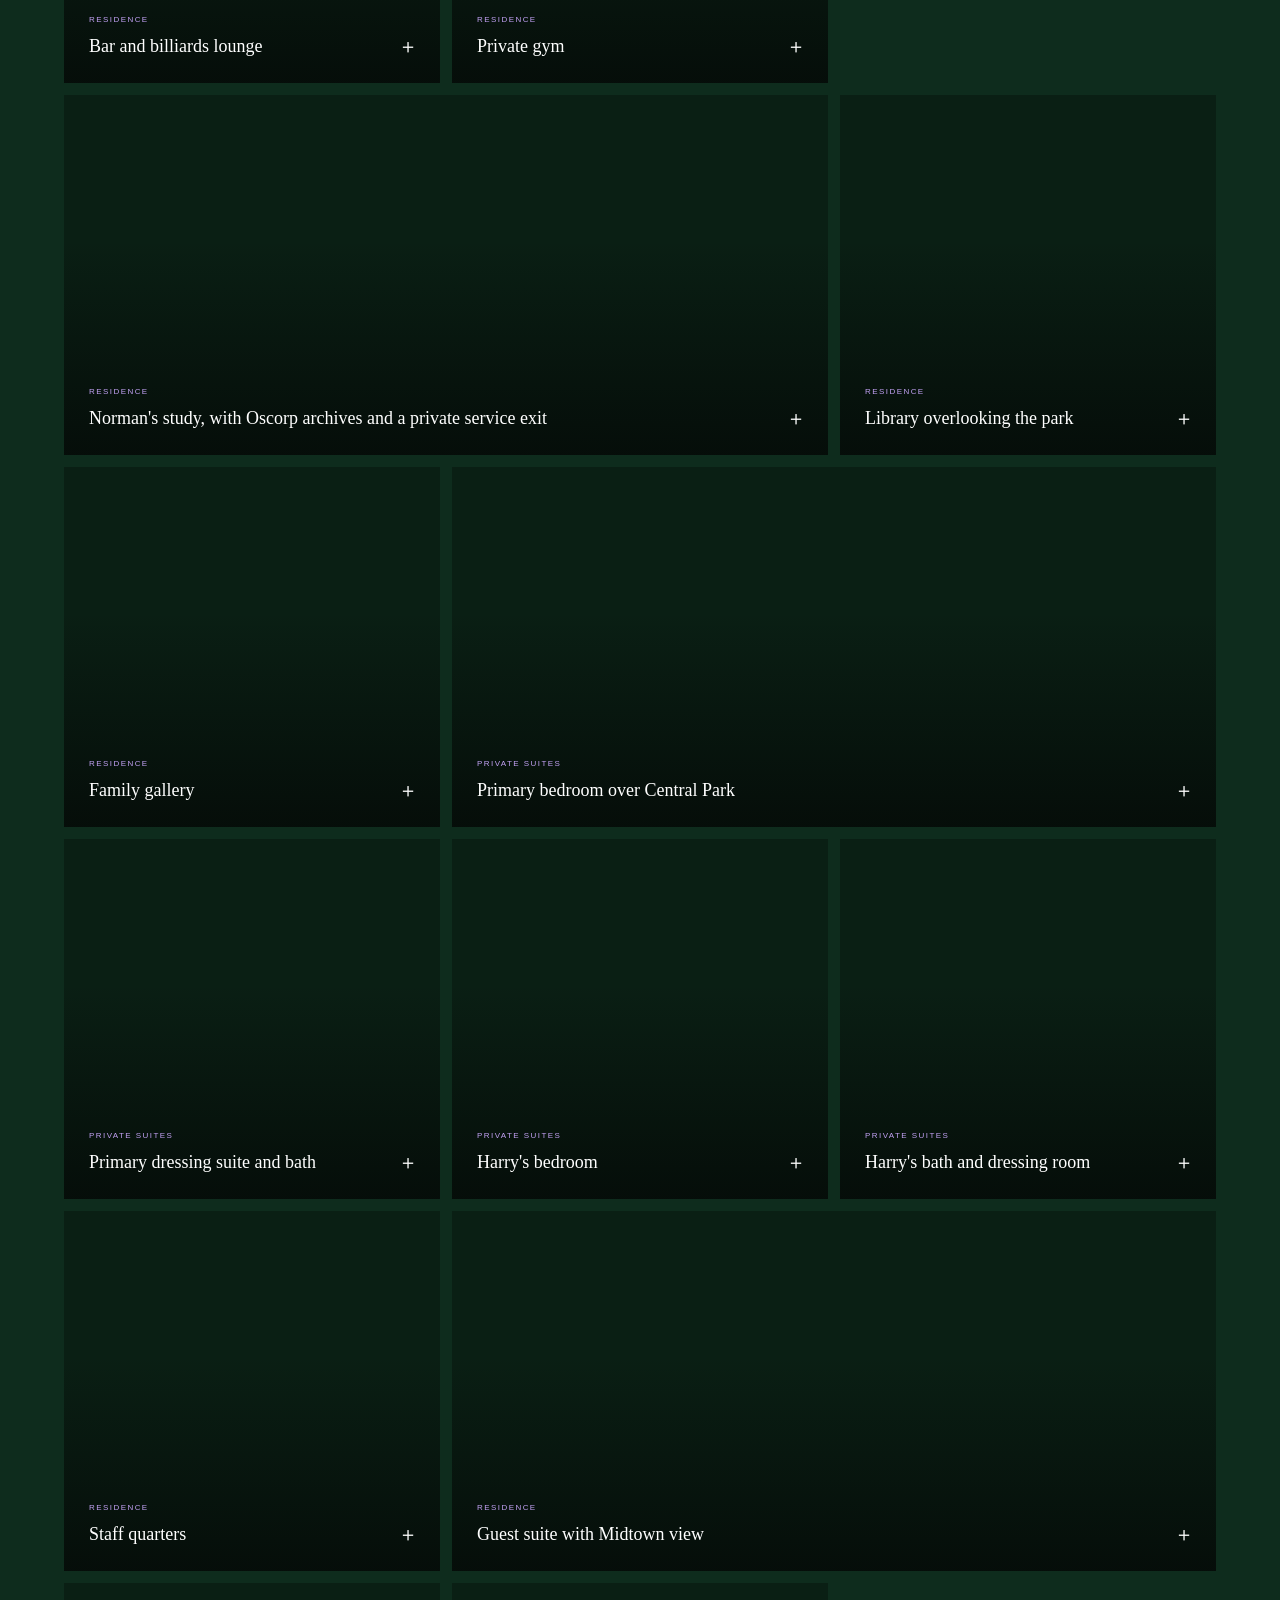
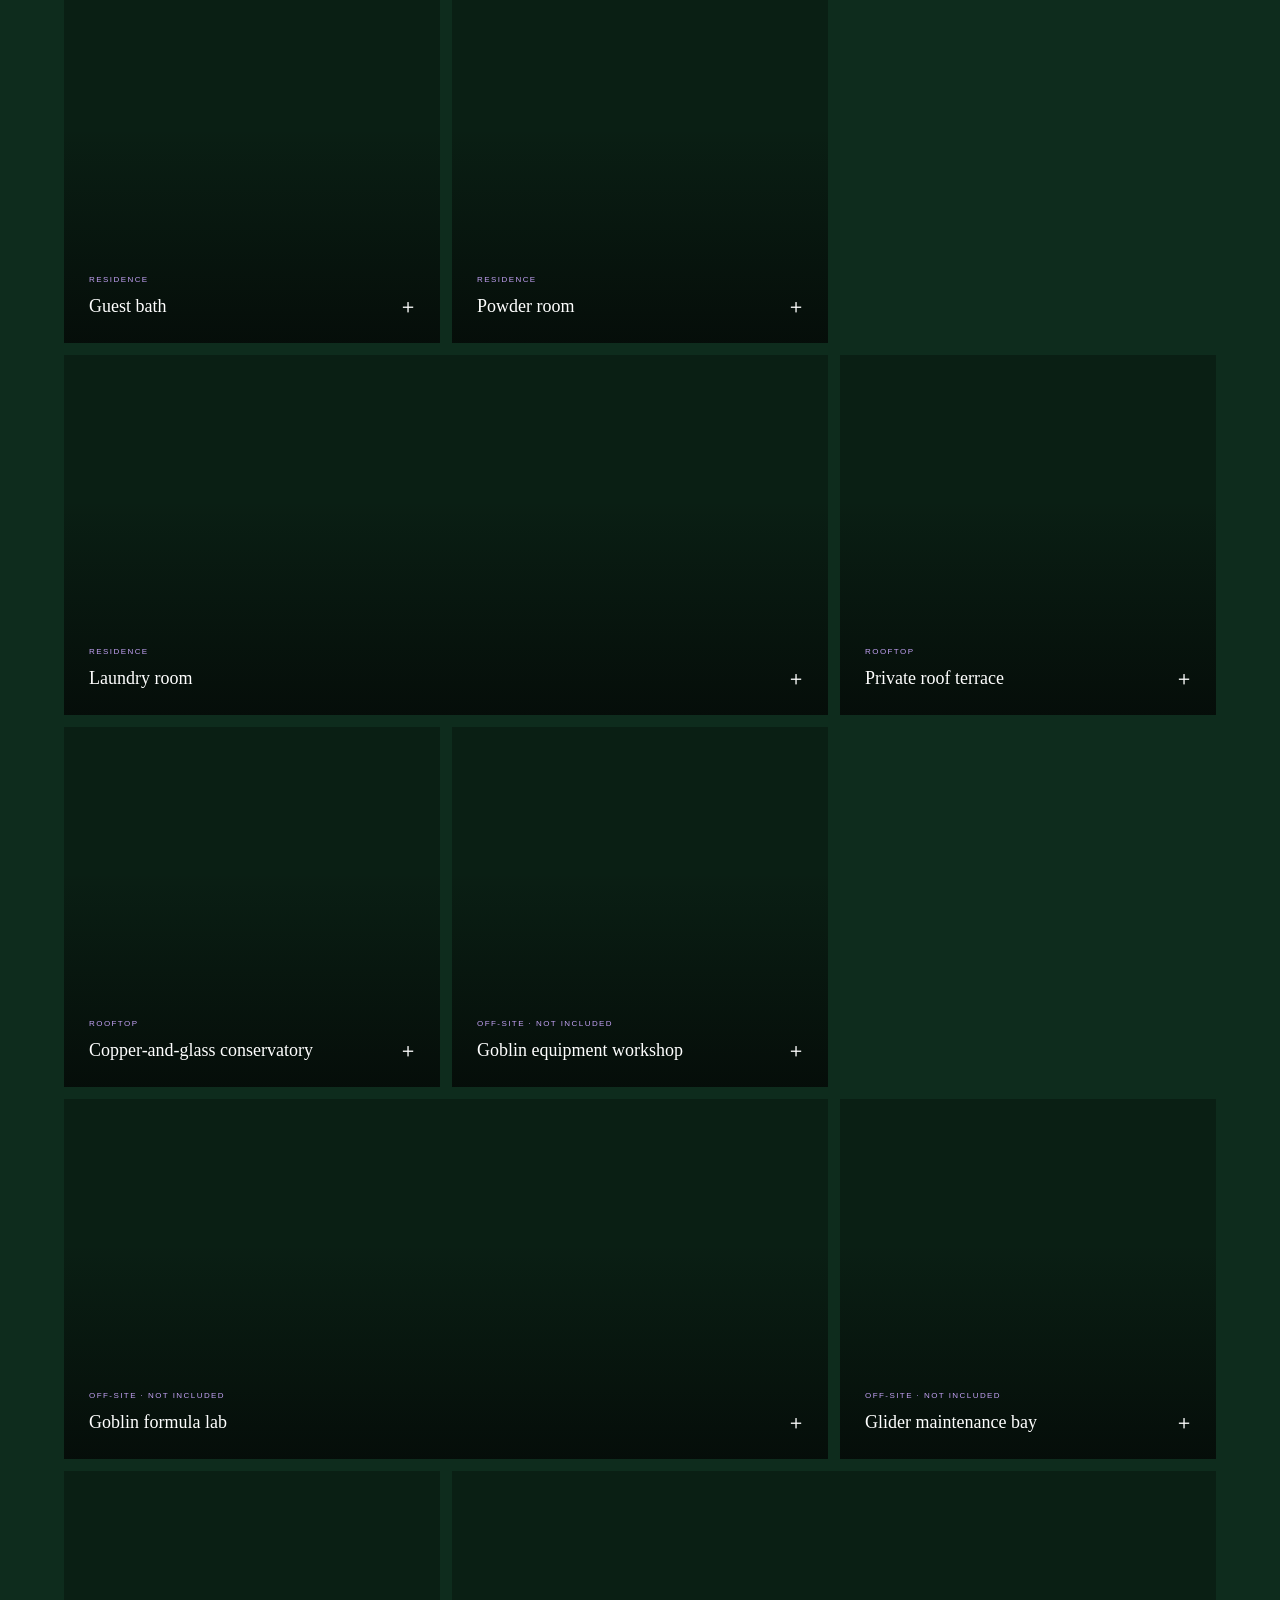
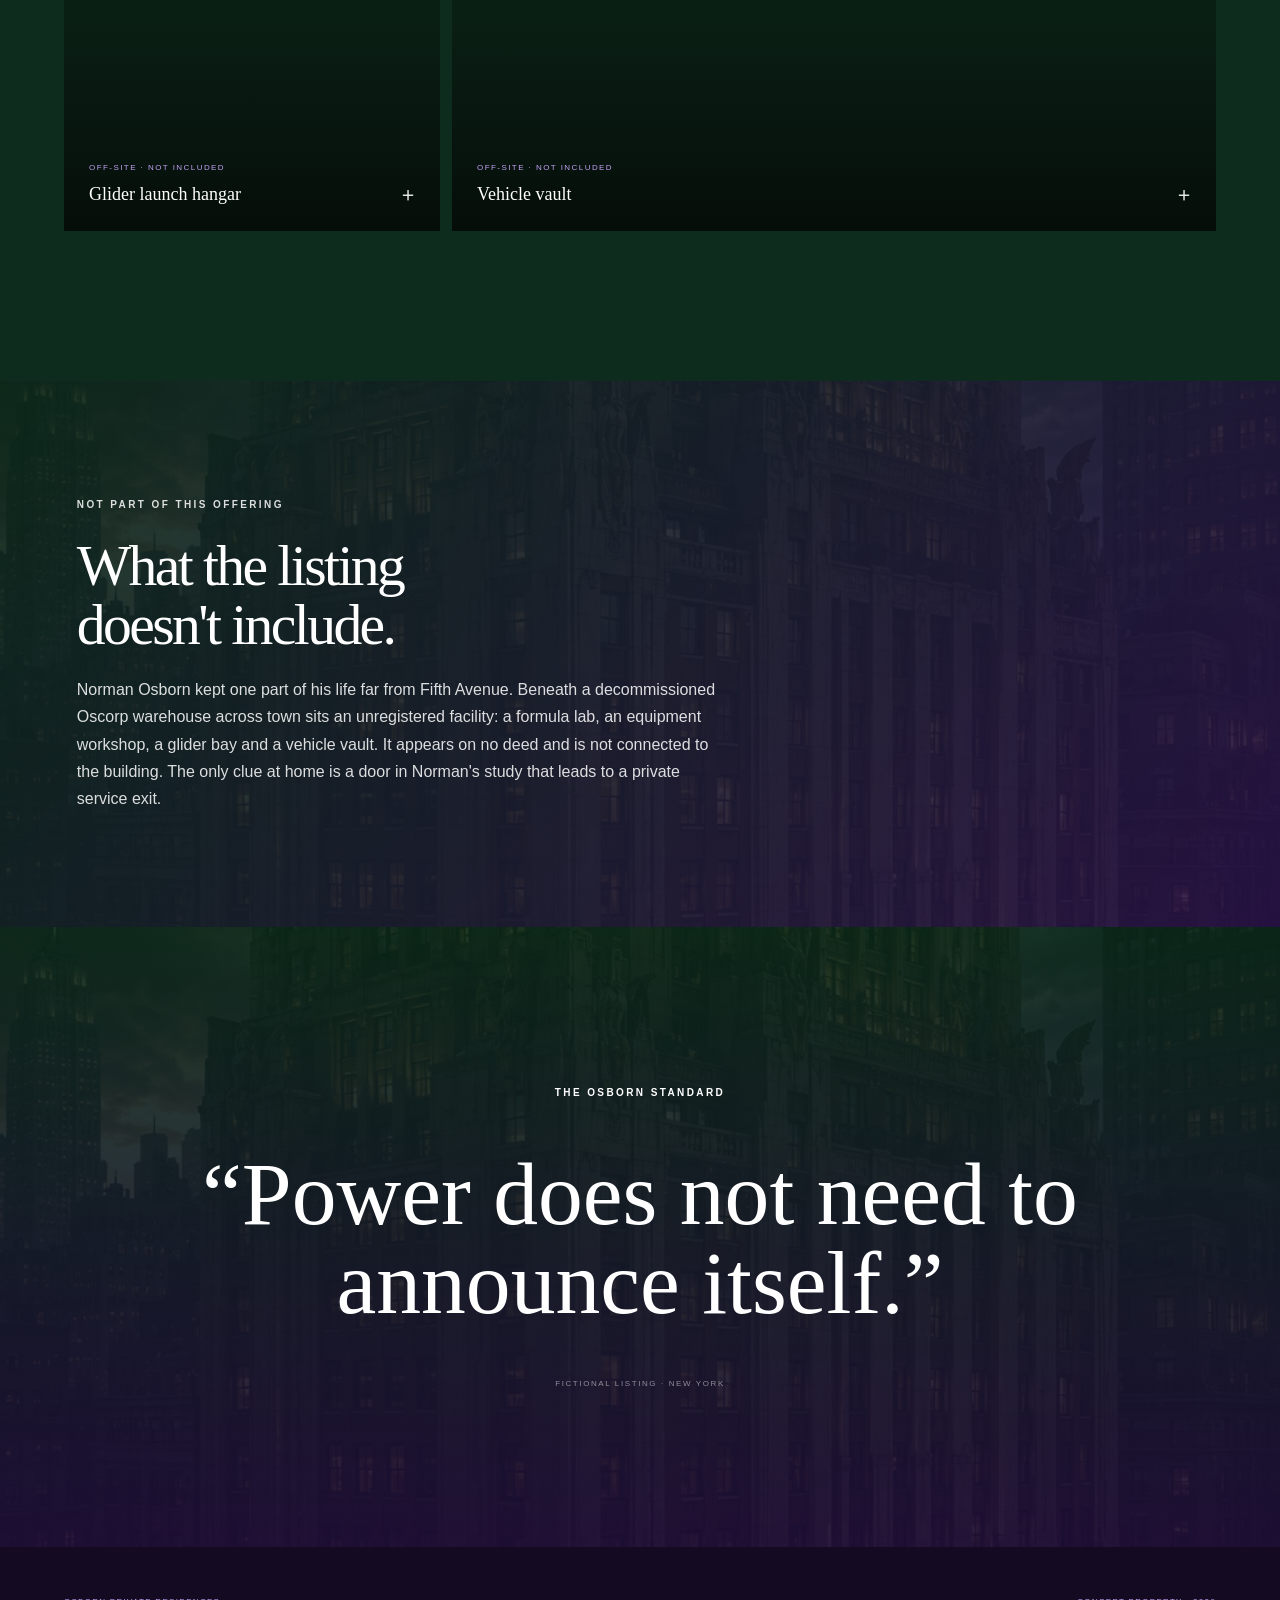
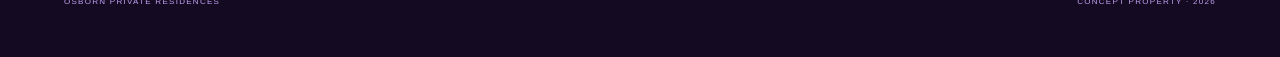
<file: osborn/index.html>
<!DOCTYPE html><meta charset="utf-8"><title>Moved</title><meta http-equiv="refresh" content="0; url=/norman-osborn-penthouse/"><link rel="canonical" href="/norman-osborn-penthouse/"><a href="/norman-osborn-penthouse/">The Osborn Penthouse</a>
</file>
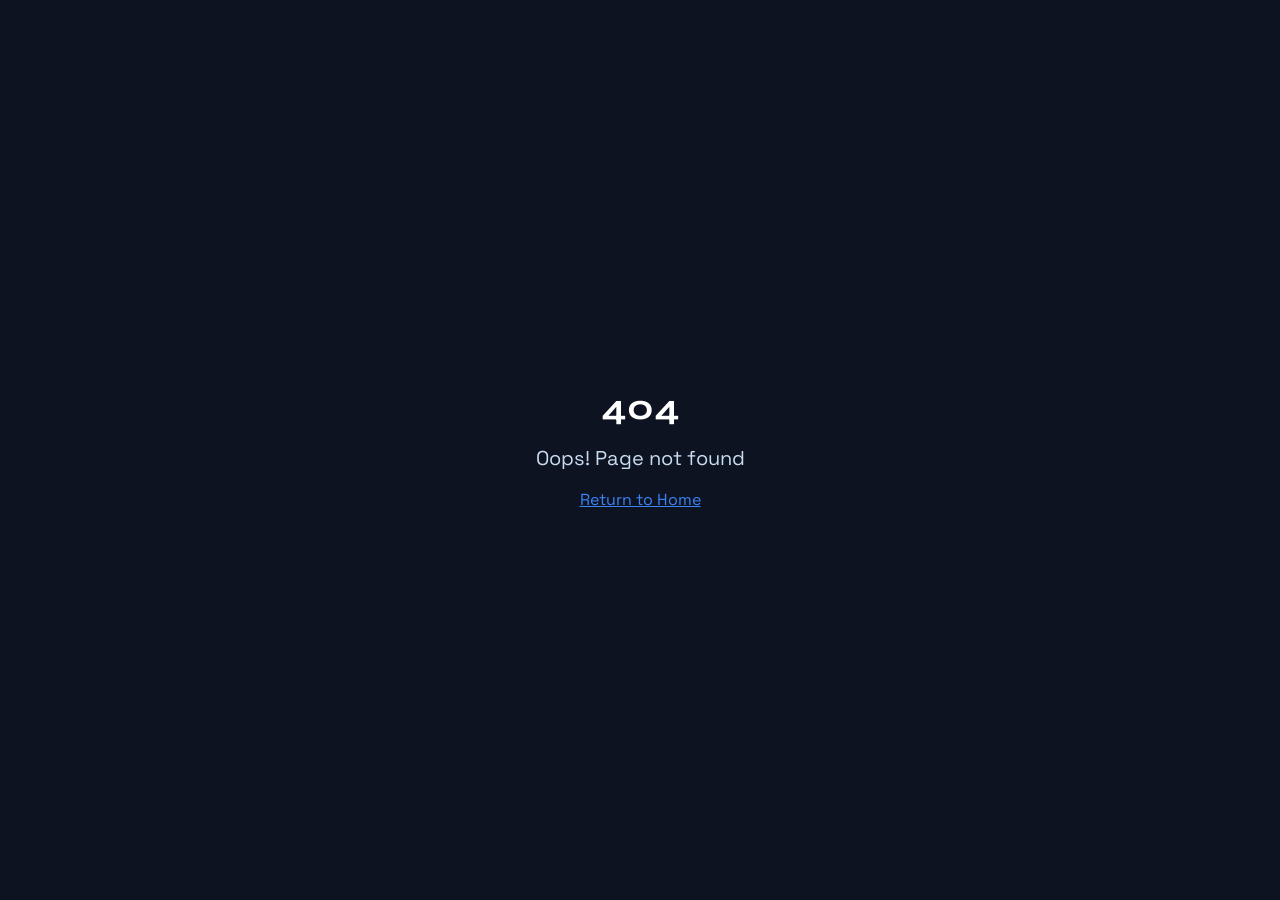
<file: portfolio/index.html>
<!doctype html>
<html lang="en">
  <head>
    <meta charset="UTF-8" />
    <meta name="viewport" content="width=device-width, initial-scale=1.0" />
    <!-- TODO: Set the document title to the name of your application -->
    <title>Luke Sullivan | Portfolio</title>
    <meta name="description" content="Luke Sullivan. Marketing, sales, operations and AI. Fordham Gabelli, Class of 2027.">
    <meta name="author" content="Luke Sullivan" />

    
    
    <meta property="og:type" content="website" /><meta property="og:url" content="https://lukesully95.github.io/portfolio/"><meta property="og:image:width" content="1200"><meta property="og:image:height" content="630">
    <meta property="og:image" content="https://lukesully95.github.io/portfolio/og.jpg?v=202611190351">

    <meta name="twitter:card" content="summary_large_image" />
    
    <meta name="twitter:image" content="https://lukesully95.github.io/portfolio/og.jpg?v=202611190351">
    <meta property="og:title" content="Luke Sullivan | Portfolio">
  <meta name="twitter:title" content="Luke Sullivan | Portfolio">
  <meta property="og:description" content="Luke Sullivan. Marketing, sales, operations and AI. Fordham Gabelli, Class of 2027.">
  <meta name="twitter:description" content="Luke Sullivan. Marketing, sales, operations and AI. Fordham Gabelli, Class of 2027.">
  <script type="module" crossorigin src="/portfolio/assets/index-luke-v2.js"></script>
  <link rel="stylesheet" crossorigin href="/portfolio/assets/index-luke-v3.css">

</head>

  <body>
    <div id="root"></div>
  
</body>
</html>
</file>
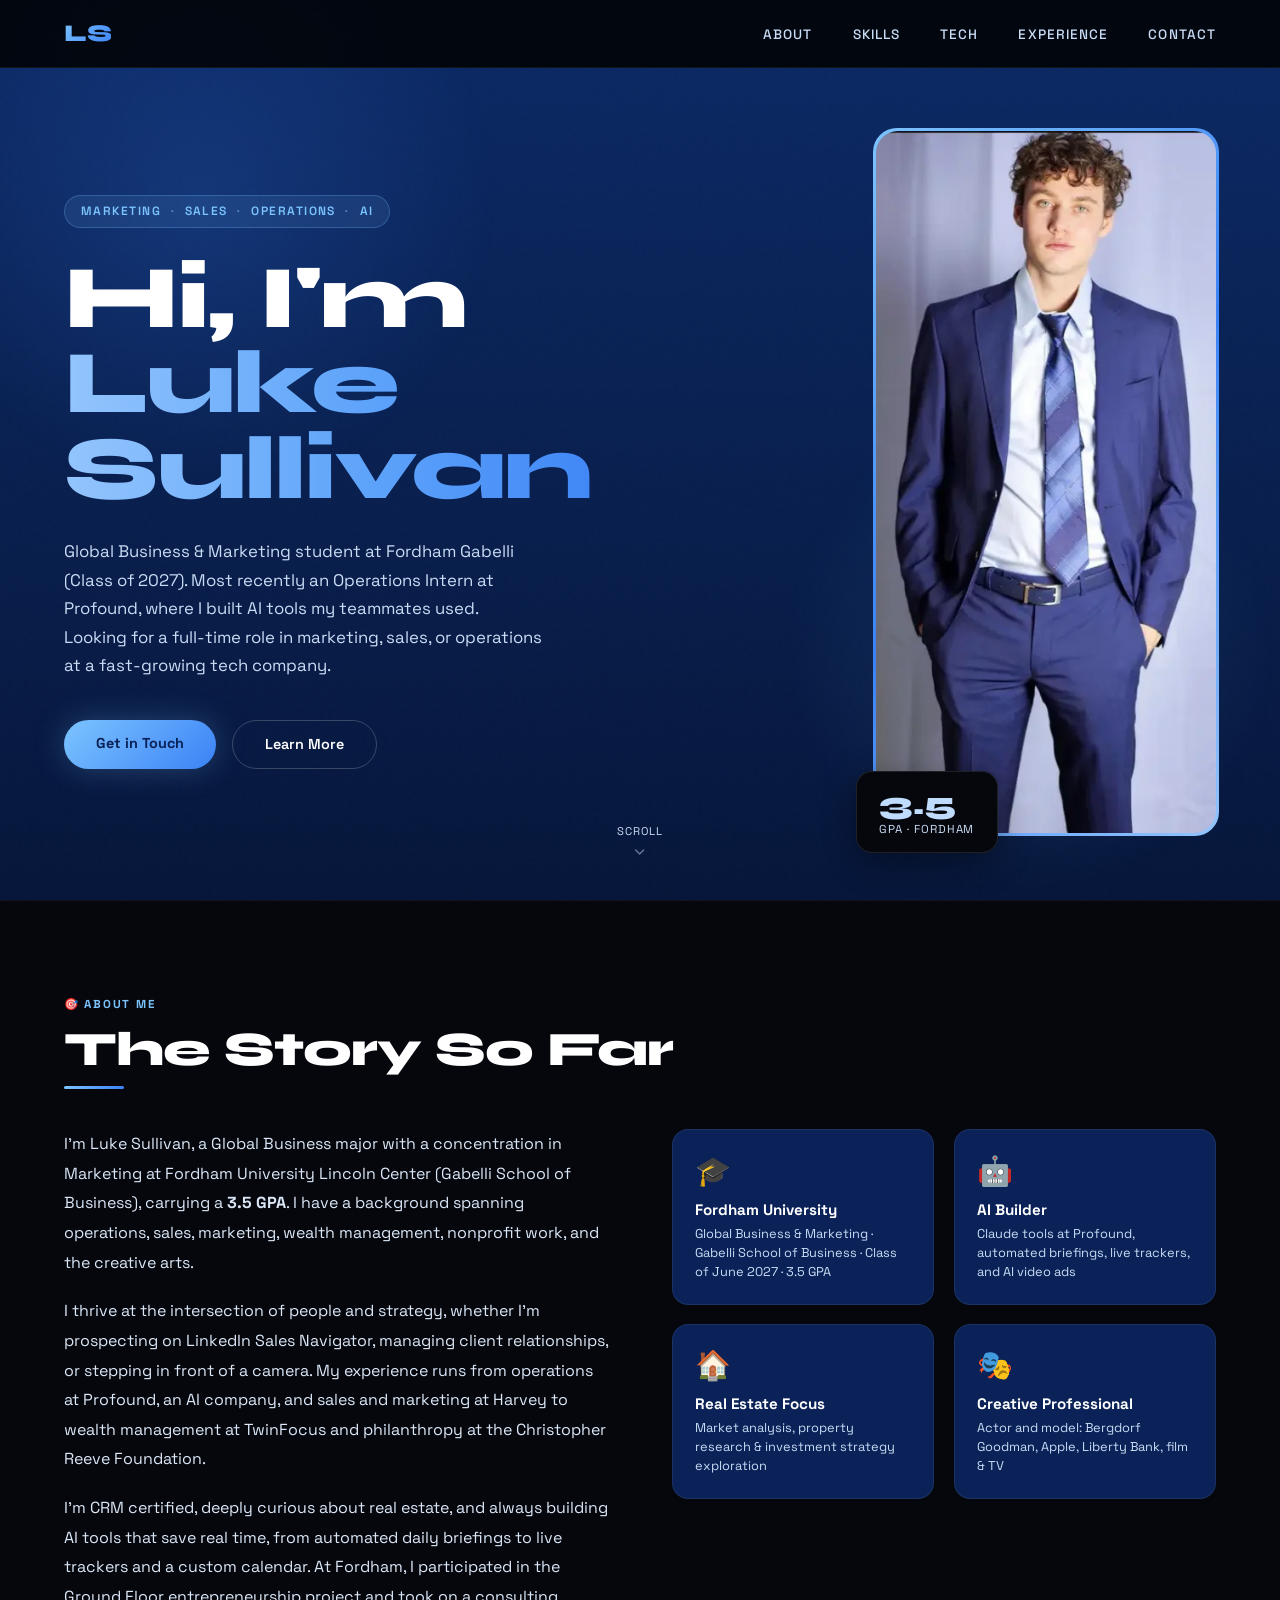
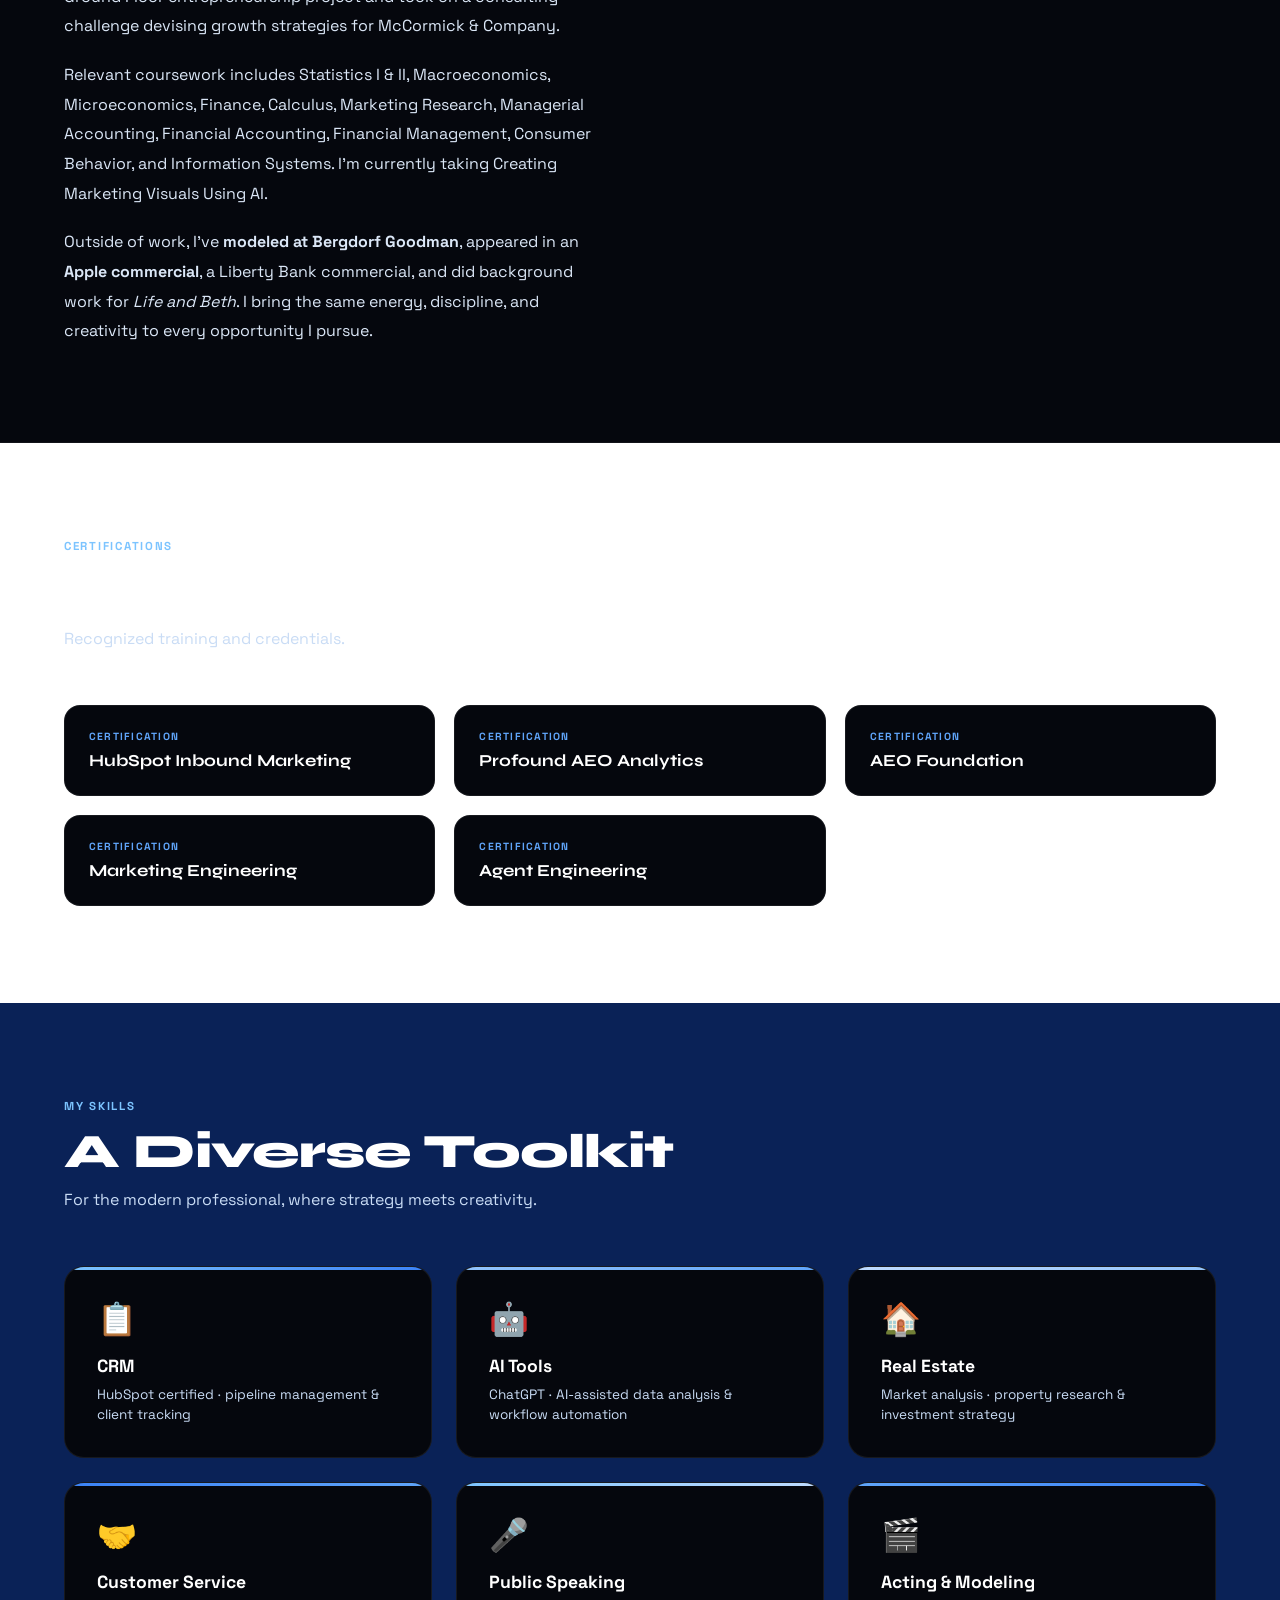
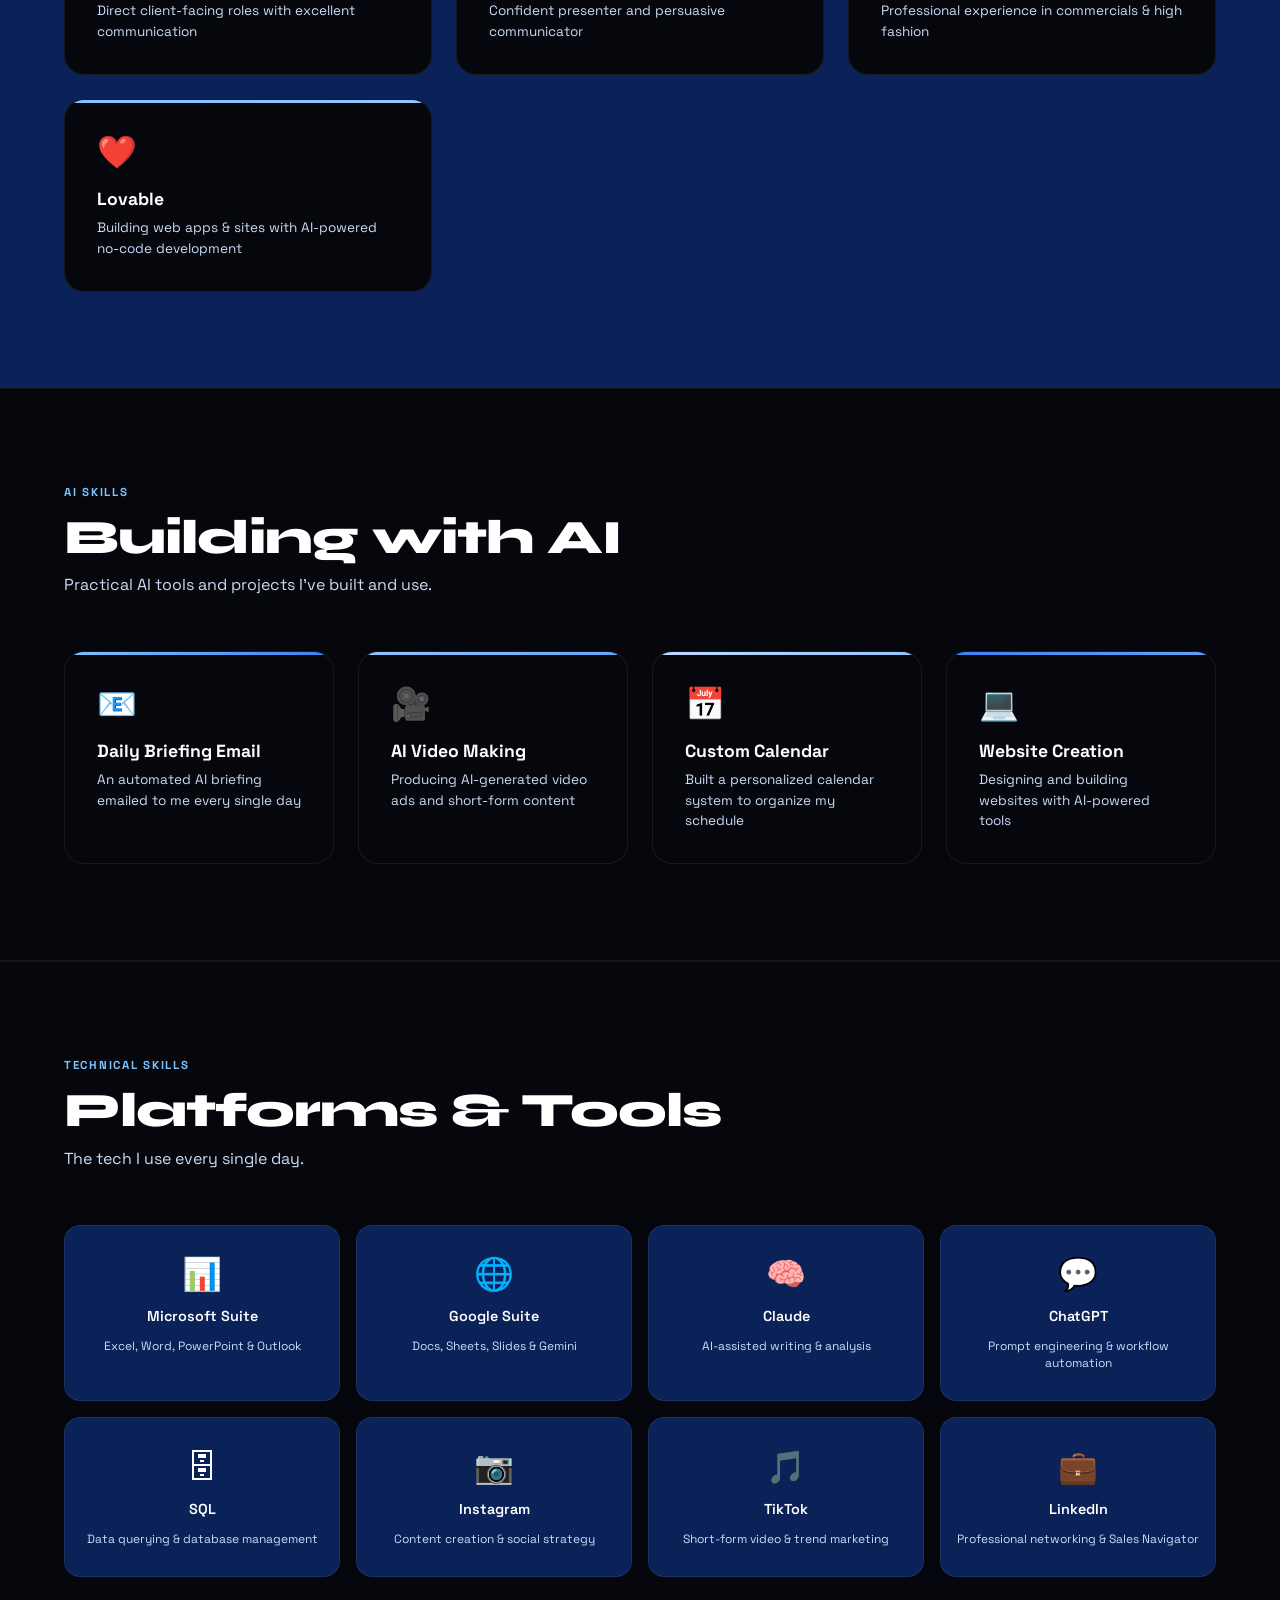
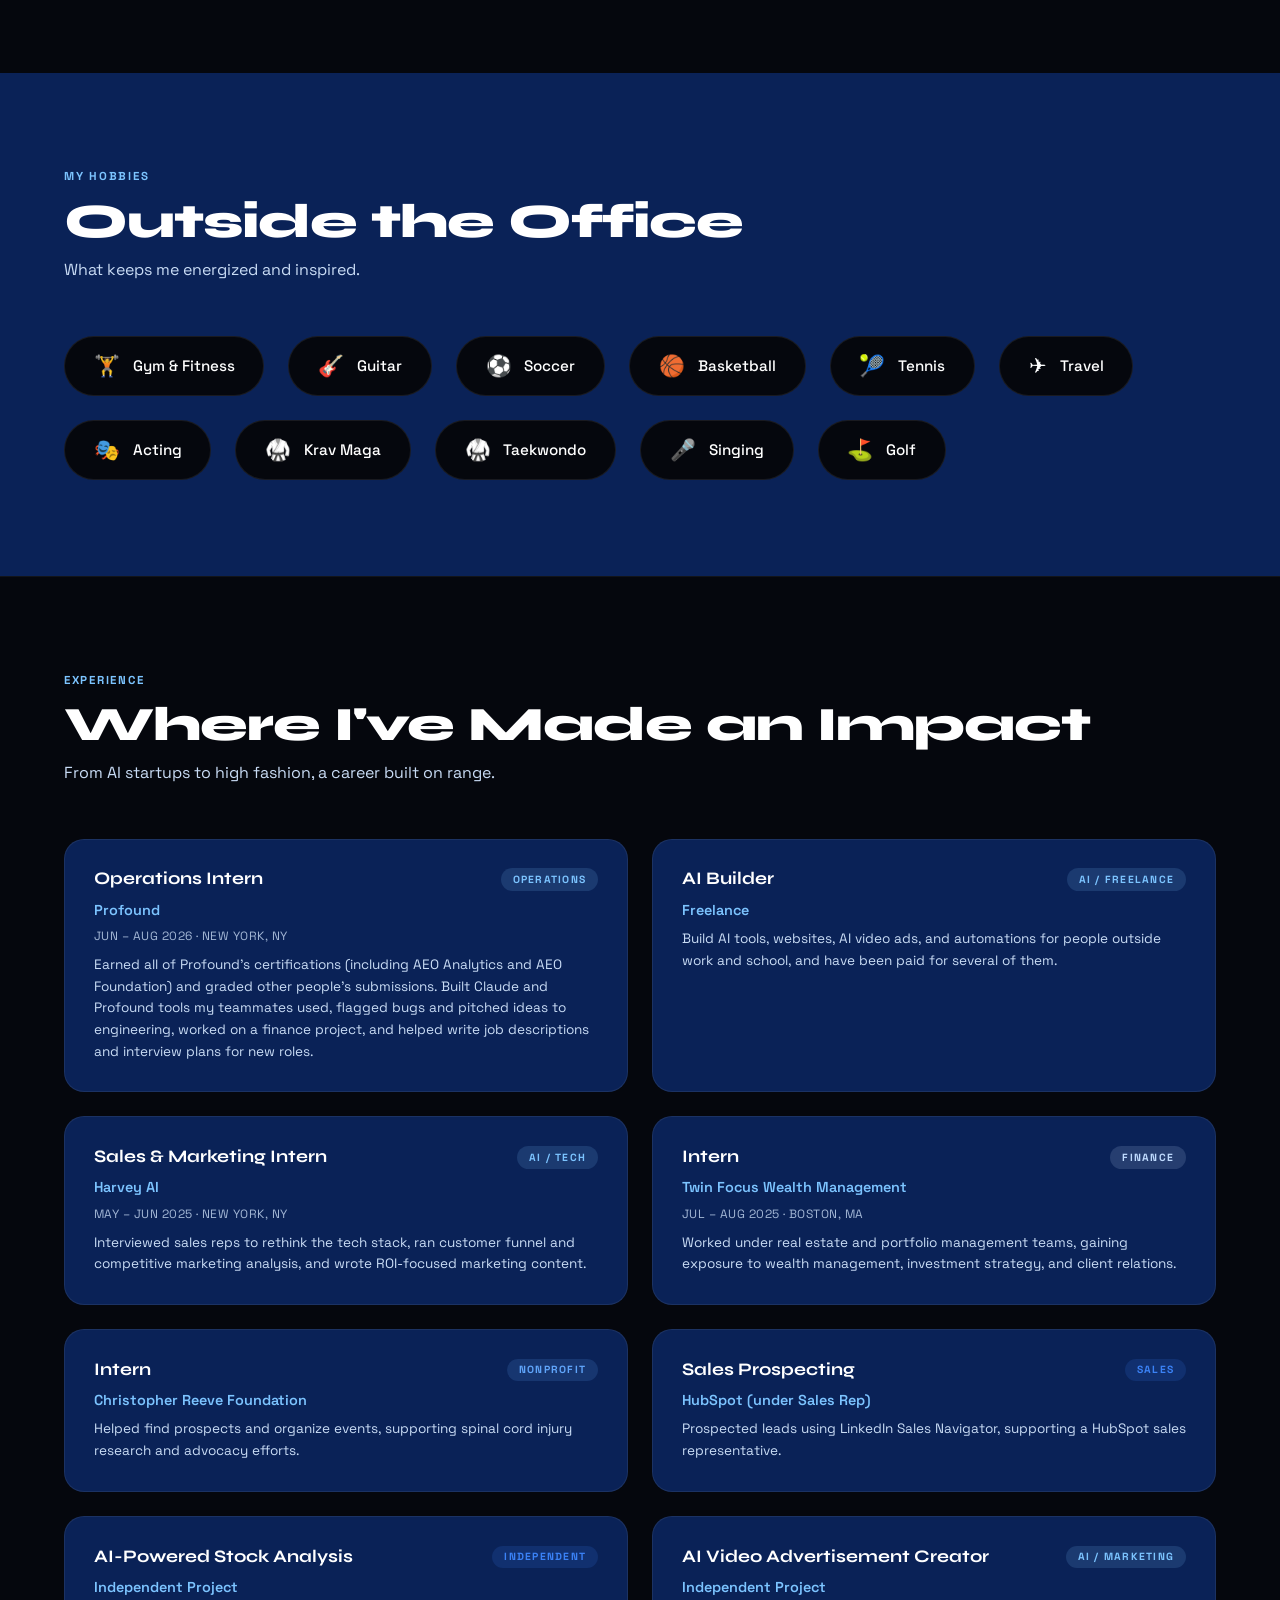
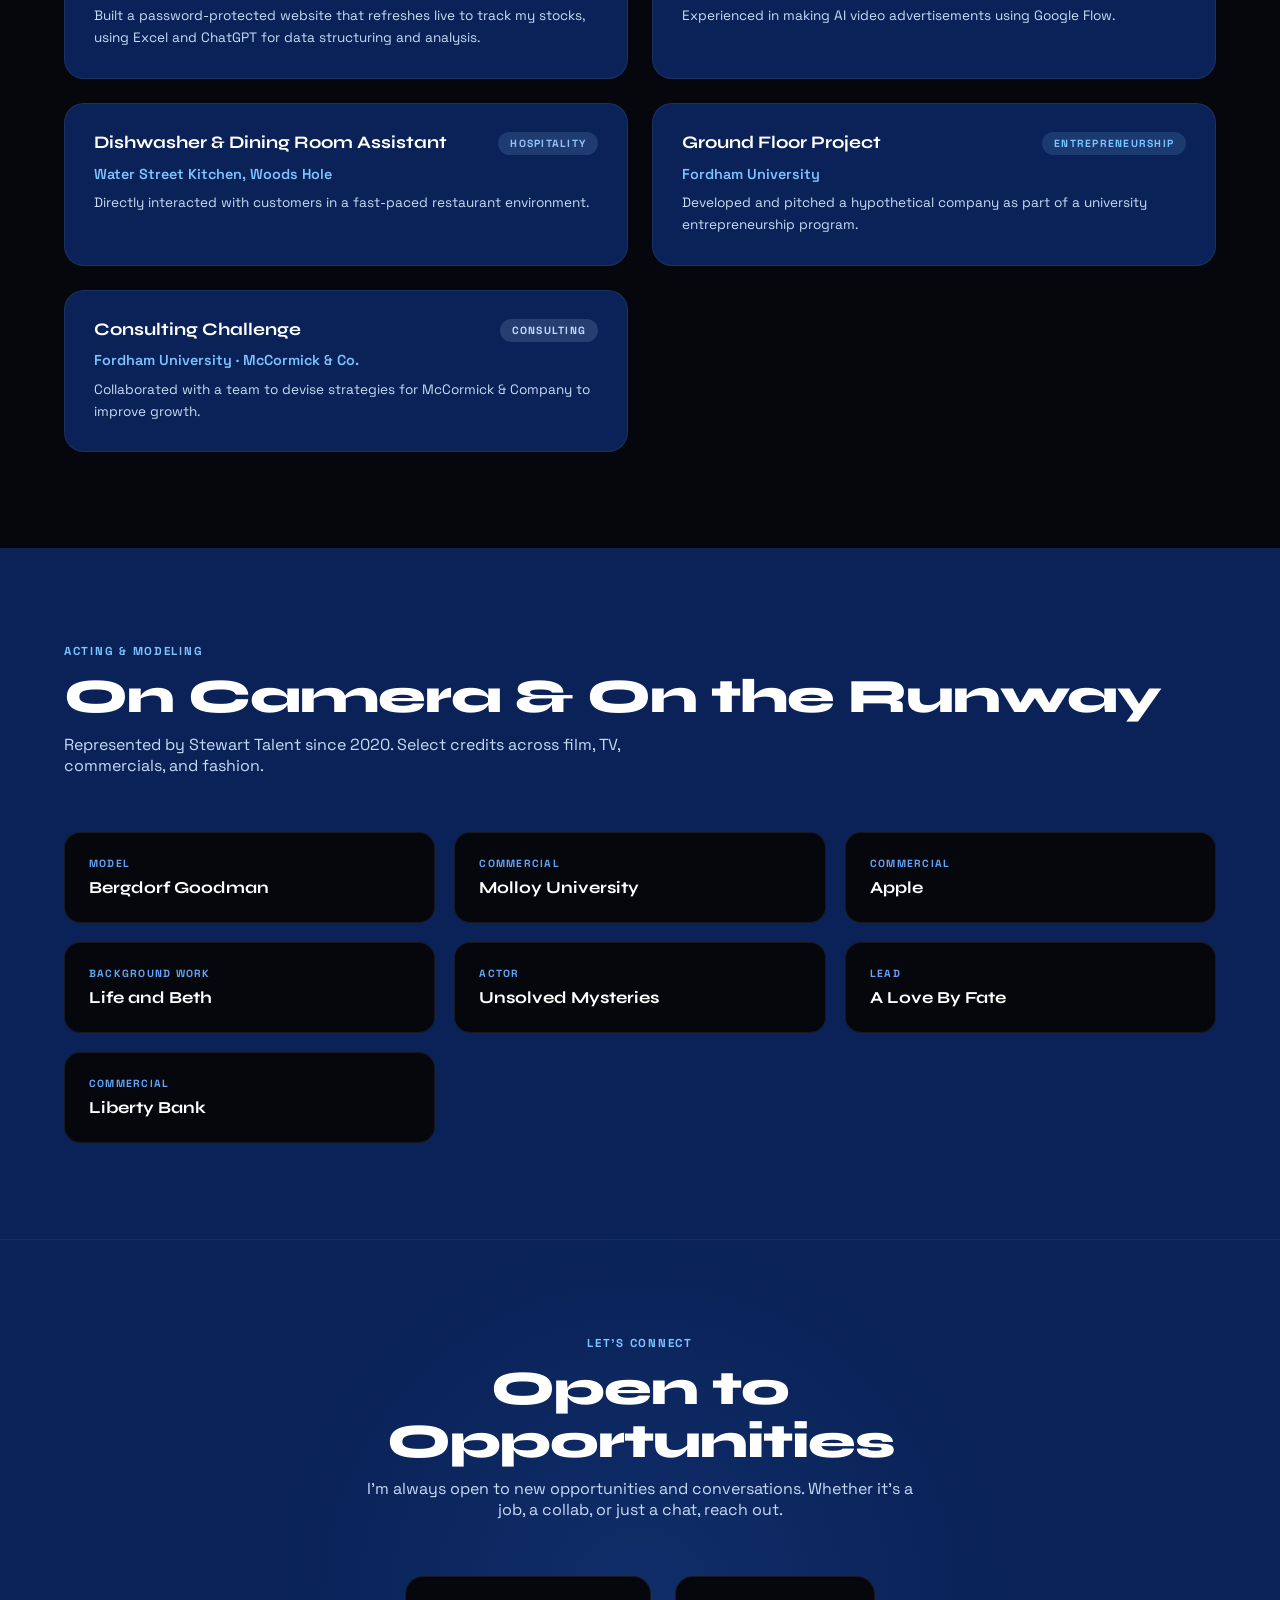
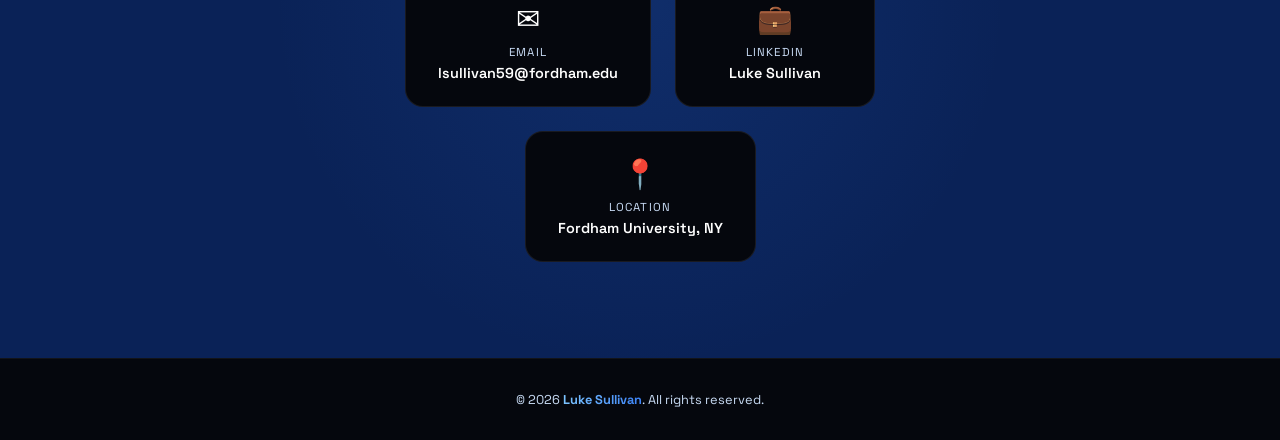
<file: luke-sullivan-resume.html>
<!DOCTYPE html>
<html lang="en">
<head>
  <meta charset="UTF-8" />
  <meta name="viewport" content="width=device-width, initial-scale=1.0" />
  <title>Luke Sullivan | Portfolio</title>
  <link href="https://fonts.googleapis.com/css2?family=Space+Grotesk:wght@300;400;500;600;700&family=Syne:wght@700;800&display=swap" rel="stylesheet" />
  <style>
    :root {
      --navy: #0a2257;
      --card: #05070d;
      --coral: #93c5fd;
      --teal: #7cc4ff;
      --yellow: #bfdbfe;
      --pink: #60a5fa;
      --purple: #3b82f6;
      --white: #ffffff;
      --muted: #c9dcf5;
    }

    * { margin: 0; padding: 0; box-sizing: border-box; }

    html { scroll-behavior: smooth; }

    body {
      background: linear-gradient(180deg, #0c2a66, #06163a) fixed;
      color: var(--white);
      font-family: 'Space Grotesk', sans-serif;
      overflow-x: hidden;
    }

    /* &#9472;&#9472; Noise texture overlay &#9472;&#9472; */
    body::before {
      content: '';
      position: fixed;
      inset: 0;
      background-image: url("data:image/svg+xml,%3Csvg viewBox='0 0 200 200' xmlns='http://www.w3.org/2000/svg'%3E%3Cfilter id='n'%3E%3CfeTurbulence type='fractalNoise' baseFrequency='0.9' numOctaves='4' stitchTiles='stitch'/%3E%3C/filter%3E%3Crect width='100%25' height='100%25' filter='url(%23n)' opacity='0.04'/%3E%3C/svg%3E");
      pointer-events: none;
      z-index: 0;
      opacity: 0.4;
    }

    /* &#9472;&#9472; NAV &#9472;&#9472; */
    nav {
      position: fixed;
      top: 0; left: 0; right: 0;
      z-index: 100;
      display: flex;
      justify-content: space-between;
      align-items: center;
      padding: 1.2rem 4rem;
      background: rgba(0, 0, 0, 0.85);
      backdrop-filter: blur(16px);
      border-bottom: 1px solid rgba(255,255,255,0.06);
    }

    .nav-logo {
      font-family: 'Syne', sans-serif;
      font-size: 1.5rem;
      font-weight: 800;
      background: linear-gradient(135deg, var(--teal), var(--purple));
      -webkit-background-clip: text;
      -webkit-text-fill-color: transparent;
      letter-spacing: -0.5px;
    }

    .nav-links {
      display: flex;
      gap: 2.5rem;
      list-style: none;
    }

    .nav-links a {
      color: var(--muted);
      text-decoration: none;
      font-size: 0.85rem;
      font-weight: 500;
      letter-spacing: 0.08em;
      text-transform: uppercase;
      transition: color 0.2s;
    }
    .nav-links a:hover { color: var(--teal); }

    /* &#9472;&#9472; HERO &#9472;&#9472; */
    #hero {
      min-height: 100vh;
      display: grid;
      grid-template-columns: 1fr 1fr;
      align-items: center;
      padding: 8rem 4rem 4rem;
      position: relative;
      overflow: hidden;
    }

    /* Glowing orbs */
    #hero::before {
      content: '';
      position: absolute;
      width: 600px; height: 600px;
      background: radial-gradient(circle, rgba(59,130,246,0.18) 0%, transparent 70%);
      top: -100px; left: -100px;
      pointer-events: none;
    }
    #hero::after {
      content: '';
      position: absolute;
      width: 500px; height: 500px;
      background: radial-gradient(circle, rgba(124,196,255,0.12) 0%, transparent 70%);
      bottom: 0; right: 0;
      pointer-events: none;
    }

    .hero-left { position: relative; z-index: 1; }

    .hero-tag {
      display: inline-flex;
      gap: 0.6rem;
      align-items: center;
      background: rgba(124,196,255,0.1);
      border: 1px solid rgba(124,196,255,0.25);
      color: var(--teal);
      font-size: 0.75rem;
      font-weight: 600;
      letter-spacing: 0.12em;
      text-transform: uppercase;
      padding: 0.45rem 1rem;
      border-radius: 100px;
      margin-bottom: 1.8rem;
    }
    .hero-tag span { opacity: 0.5; }

    h1 {
      font-family: 'Syne', sans-serif;
      font-size: clamp(3.5rem, 7vw, 6.5rem);
      font-weight: 800;
      line-height: 0.95;
      letter-spacing: -2px;
      margin-bottom: 1.6rem;
    }

    h1 .line1 { display: block; color: var(--white); }
    h1 .line2 {
      display: block;
      background: linear-gradient(90deg, var(--coral), var(--pink), var(--purple));
      -webkit-background-clip: text;
      -webkit-text-fill-color: transparent;
    }

    .hero-bio {
      color: var(--muted);
      font-size: 1.05rem;
      line-height: 1.7;
      max-width: 480px;
      margin-bottom: 2.5rem;
    }

    .hero-cta {
      display: flex;
      gap: 1rem;
      flex-wrap: wrap;
    }

    .btn-primary {
      background: linear-gradient(135deg, var(--teal), var(--purple));
      color: var(--navy);
      font-weight: 700;
      font-size: 0.9rem;
      padding: 0.9rem 2rem;
      border-radius: 100px;
      text-decoration: none;
      border: none;
      cursor: pointer;
      transition: transform 0.2s, box-shadow 0.2s;
      box-shadow: 0 0 30px rgba(124,196,255,0.25);
    }
    .btn-primary:hover {
      transform: translateY(-2px);
      box-shadow: 0 0 50px rgba(124,196,255,0.4);
    }

    .btn-outline {
      background: transparent;
      color: var(--white);
      font-weight: 600;
      font-size: 0.9rem;
      padding: 0.9rem 2rem;
      border-radius: 100px;
      text-decoration: none;
      border: 1px solid rgba(255,255,255,0.2);
      transition: border-color 0.2s, color 0.2s;
    }
    .btn-outline:hover { border-color: var(--teal); color: var(--teal); }

    /* Hero right: photo card */
    .hero-right {
      display: flex;
      justify-content: flex-end;
      align-items: center;
      position: relative;
      z-index: 1;
    }

    .photo-frame {
      position: relative;
      width: 340px;
    }

    .photo-frame::before {
      content: '';
      position: absolute;
      inset: -3px;
      border-radius: 24px;
      background: linear-gradient(135deg, var(--teal), var(--purple), var(--coral));
      z-index: -1;
    }

    .photo-frame img {
      width: 100%;
      border-radius: 22px;
      display: block;
      filter: saturate(0.9);
    }

    .photo-badge {
      position: absolute;
      bottom: -20px;
      left: -20px;
      background: var(--card);
      border: 1px solid rgba(255,255,255,0.1);
      border-radius: 16px;
      padding: 1rem 1.4rem;
      box-shadow: 0 8px 32px rgba(0,0,0,0.4);
    }
    .photo-badge .gpa {
      font-family: 'Syne', sans-serif;
      font-size: 2rem;
      font-weight: 800;
      color: var(--yellow);
      line-height: 1;
    }
    .photo-badge .gpa-label {
      font-size: 0.72rem;
      color: var(--muted);
      text-transform: uppercase;
      letter-spacing: 0.08em;
      margin-top: 2px;
    }

    .scroll-indicator {
      position: absolute;
      bottom: 2.5rem;
      left: 50%;
      transform: translateX(-50%);
      display: flex;
      flex-direction: column;
      align-items: center;
      gap: 0.4rem;
      color: var(--muted);
      font-size: 0.7rem;
      letter-spacing: 0.1em;
      text-transform: uppercase;
      animation: bounce 2s infinite;
    }
    .scroll-indicator svg { opacity: 0.5; }
    @keyframes bounce {
      0%, 100% { transform: translateX(-50%) translateY(0); }
      50% { transform: translateX(-50%) translateY(6px); }
    }

    /* &#9472;&#9472; SECTION COMMON &#9472;&#9472; */
    section {
      padding: 6rem 4rem;
      position: relative;
    }

    .section-label {
      font-size: 0.72rem;
      font-weight: 700;
      letter-spacing: 0.15em;
      text-transform: uppercase;
      color: var(--teal);
      margin-bottom: 0.8rem;
    }

    .section-title {
      font-family: 'Syne', sans-serif;
      font-size: clamp(2rem, 4vw, 3rem);
      font-weight: 800;
      letter-spacing: -1px;
      line-height: 1.1;
      margin-bottom: 0.6rem;
    }

    .section-sub {
      color: var(--muted);
      font-size: 1rem;
      margin-bottom: 3.5rem;
      max-width: 560px;
    }

    /* &#9472;&#9472; ABOUT &#9472;&#9472; */
    #about {
      background: var(--card);
      border-top: 1px solid rgba(255,255,255,0.05);
      border-bottom: 1px solid rgba(255,255,255,0.05);
    }

    .about-grid {
      display: grid;
      grid-template-columns: 1fr 1fr;
      gap: 4rem;
      align-items: start;
    }

    .about-text {
      color: #dbe7f7;
      font-size: 1rem;
      line-height: 1.85;
    }

    .about-text p + p { margin-top: 1.2rem; }

    .about-highlights {
      display: grid;
      grid-template-columns: 1fr 1fr;
      gap: 1.2rem;
    }

    .highlight-card {
      background: var(--navy);
      border: 1px solid rgba(255,255,255,0.07);
      border-radius: 16px;
      padding: 1.4rem;
      transition: border-color 0.2s, transform 0.2s;
    }
    .highlight-card:hover {
      border-color: rgba(124,196,255,0.3);
      transform: translateY(-3px);
    }

    .highlight-icon {
      font-size: 1.8rem;
      margin-bottom: 0.7rem;
    }

    .highlight-title {
      font-weight: 700;
      font-size: 0.95rem;
      margin-bottom: 0.3rem;
    }

    .highlight-desc {
      color: var(--muted);
      font-size: 0.8rem;
      line-height: 1.5;
    }

    /* &#9472;&#9472; SKILLS &#9472;&#9472; */
    #skills { background: var(--navy); }

    .skills-grid {
      display: grid;
      grid-template-columns: repeat(3, 1fr);
      gap: 1.5rem;
    }

    .skill-card {
      background: var(--card);
      border: 1px solid rgba(255,255,255,0.07);
      border-radius: 20px;
      padding: 2rem;
      position: relative;
      overflow: hidden;
      transition: transform 0.25s, box-shadow 0.25s;
    }
    .skill-card:hover {
      transform: translateY(-5px);
      box-shadow: 0 20px 60px rgba(0,0,0,0.3);
    }

    .skill-card::after {
      content: '';
      position: absolute;
      top: 0; left: 0; right: 0;
      height: 3px;
      border-radius: 20px 20px 0 0;
    }

    .skill-card:nth-child(1)::after { background: linear-gradient(90deg, var(--teal), var(--purple)); }
    .skill-card:nth-child(2)::after { background: linear-gradient(90deg, var(--coral), var(--pink)); }
    .skill-card:nth-child(3)::after { background: linear-gradient(90deg, var(--yellow), var(--coral)); }
    .skill-card:nth-child(4)::after { background: linear-gradient(90deg, var(--purple), var(--pink)); }
    .skill-card:nth-child(5)::after { background: linear-gradient(90deg, var(--teal), var(--yellow)); }
    .skill-card:nth-child(6)::after { background: linear-gradient(90deg, var(--pink), var(--purple)); }
    .skill-card:nth-child(7)::after { background: linear-gradient(90deg, var(--teal), var(--coral)); }

    .skill-emoji { font-size: 2rem; margin-bottom: 1rem; }
    .skill-name { font-weight: 700; font-size: 1.1rem; margin-bottom: 0.5rem; }
    .skill-desc { color: var(--muted); font-size: 0.85rem; line-height: 1.5; }

    /* &#9472;&#9472; TECH SKILLS &#9472;&#9472; */
    #tech {
      background: var(--card);
      border-top: 1px solid rgba(255,255,255,0.05);
    }

    .tech-grid {
      display: grid;
      grid-template-columns: repeat(4, 1fr);
      gap: 1rem;
    }

    .tech-pill {
      display: flex;
      flex-direction: column;
      align-items: center;
      gap: 0.8rem;
      padding: 1.8rem 1rem;
      background: var(--navy);
      border: 1px solid rgba(255,255,255,0.07);
      border-radius: 16px;
      text-align: center;
      transition: border-color 0.2s, transform 0.2s;
      cursor: default;
    }
    .tech-pill:hover {
      border-color: var(--purple);
      transform: translateY(-3px);
    }

    .tech-icon { font-size: 2rem; }
    .tech-name { font-weight: 600; font-size: 0.9rem; }
    .tech-desc { color: var(--muted); font-size: 0.75rem; line-height: 1.4; }

    /* &#9472;&#9472; HOBBIES &#9472;&#9472; */
    #hobbies { background: var(--navy); }

    .hobbies-row {
      display: flex;
      gap: 1.5rem;
      flex-wrap: wrap;
    }

    .hobby-chip {
      display: flex;
      align-items: center;
      gap: 0.8rem;
      padding: 1rem 1.8rem;
      background: var(--card);
      border: 1px solid rgba(255,255,255,0.08);
      border-radius: 100px;
      font-size: 0.95rem;
      font-weight: 500;
      transition: all 0.2s;
    }
    .hobby-chip:hover {
      background: rgba(59,130,246,0.15);
      border-color: var(--purple);
      color: var(--white);
    }
    .hobby-icon { font-size: 1.3rem; }

    /* &#9472;&#9472; EXPERIENCE &#9472;&#9472; */
    #experience {
      background: var(--card);
      border-top: 1px solid rgba(255,255,255,0.05);
    }

    .exp-grid {
      display: grid;
      grid-template-columns: 1fr 1fr;
      gap: 1.5rem;
    }

    .exp-card {
      background: var(--navy);
      border: 1px solid rgba(255,255,255,0.07);
      border-radius: 20px;
      padding: 1.8rem;
      display: flex;
      flex-direction: column;
      gap: 0.6rem;
      transition: border-color 0.2s, transform 0.2s;
    }
    .exp-card:hover {
      border-color: rgba(59,130,246,0.35);
      transform: translateY(-3px);
    }

    .exp-header {
      display: flex;
      justify-content: space-between;
      align-items: flex-start;
      gap: 1rem;
    }

    .exp-tag {
      font-size: 0.65rem;
      font-weight: 700;
      letter-spacing: 0.12em;
      text-transform: uppercase;
      padding: 0.3rem 0.75rem;
      border-radius: 100px;
      white-space: nowrap;
      flex-shrink: 0;
    }

    .tag-ai     { background: rgba(124,196,255,0.15); color: var(--teal); }
    .tag-finance { background: rgba(191,219,254,0.15); color: var(--yellow); }
    .tag-non    { background: rgba(96,165,250,0.15); color: var(--pink); }
    .tag-sales  { background: rgba(59,130,246,0.15); color: var(--purple); }
    .tag-hosp   { background: rgba(147,197,253,0.15); color: var(--coral); }
    .tag-cre    { background: rgba(96,165,250,0.15); color: var(--pink); }
    .tag-ent    { background: rgba(124,196,255,0.15); color: var(--teal); }
    .tag-con    { background: rgba(191,219,254,0.15); color: var(--yellow); }
    .tag-ind    { background: rgba(59,130,246,0.15); color: var(--purple); }
    .tag-ops    { background: rgba(124,196,255,0.15); color: var(--teal); }

    .exp-role {
      font-family: 'Syne', sans-serif;
      font-size: 1.1rem;
      font-weight: 700;
      line-height: 1.2;
    }

    .exp-company {
      color: var(--teal);
      font-size: 0.9rem;
      font-weight: 600;
    }

    .exp-date {
      color: var(--muted);
      font-size: 0.75rem;
      letter-spacing: 0.04em;
      text-transform: uppercase;
      opacity: 0.8;
    }

    .exp-desc {
      color: var(--muted);
      font-size: 0.85rem;
      line-height: 1.6;
    }

    /* &#9472;&#9472; CONTACT &#9472;&#9472; */
    #contact {
      background: var(--navy);
      text-align: center;
      position: relative;
      overflow: hidden;
    }

    #contact::before {
      content: '';
      position: absolute;
      width: 800px; height: 800px;
      background: radial-gradient(circle, rgba(59,130,246,0.12) 0%, transparent 65%);
      top: 50%; left: 50%;
      transform: translate(-50%, -50%);
      pointer-events: none;
    }

    .contact-inner { position: relative; z-index: 1; max-width: 600px; margin: 0 auto; }

    .contact-cards {
      display: flex;
      justify-content: center;
      gap: 1.5rem;
      flex-wrap: wrap;
      margin-top: 2.5rem;
    }

    .contact-card {
      background: var(--card);
      border: 1px solid rgba(255,255,255,0.08);
      border-radius: 18px;
      padding: 1.5rem 2rem;
      min-width: 200px;
      transition: border-color 0.2s, transform 0.2s;
      text-decoration: none;
      color: var(--white);
    }
    .contact-card:hover {
      border-color: var(--teal);
      transform: translateY(-3px);
      box-shadow: 0 0 30px rgba(124,196,255,0.15);
    }

    .contact-icon { font-size: 1.8rem; margin-bottom: 0.5rem; }
    .contact-type { font-size: 0.72rem; color: var(--muted); text-transform: uppercase; letter-spacing: 0.1em; margin-bottom: 0.3rem; }
    .contact-value { font-weight: 600; font-size: 0.9rem; }

    /* &#9472;&#9472; FOOTER &#9472;&#9472; */
    footer {
      background: var(--card);
      border-top: 1px solid rgba(255,255,255,0.05);
      text-align: center;
      padding: 2rem 4rem;
      color: var(--muted);
      font-size: 0.8rem;
    }

    footer span {
      background: linear-gradient(90deg, var(--teal), var(--purple));
      -webkit-background-clip: text;
      -webkit-text-fill-color: transparent;
      font-weight: 700;
    }

    /* &#9472;&#9472; DIVIDER &#9472;&#9472; */
    .divider {
      width: 60px;
      height: 3px;
      border-radius: 10px;
      background: linear-gradient(90deg, var(--teal), var(--purple));
      margin-bottom: 2.5rem;
    }

    /* &#9472;&#9472; RESPONSIVE &#9472;&#9472; */
    @media (max-width: 900px) {
      nav { padding: 1rem 1.5rem; }
      .nav-links { gap: 1.2rem; }
      #hero { grid-template-columns: 1fr; padding: 7rem 1.5rem 4rem; gap: 3rem; }
      .hero-right { justify-content: center; }
      .photo-frame { width: 260px; }
      section { padding: 4rem 1.5rem; }
      .about-grid { grid-template-columns: 1fr; gap: 2.5rem; }
      .skills-grid { grid-template-columns: 1fr 1fr; }
      .tech-grid { grid-template-columns: repeat(2, 1fr); }
      .exp-grid { grid-template-columns: 1fr; }
    }

    /* AI SKILLS */
    #ai {
      background: var(--card);
      border-top: 1px solid rgba(255,255,255,0.05);
      border-bottom: 1px solid rgba(255,255,255,0.05);
    }
    .ai-grid {
      display: grid;
      grid-template-columns: repeat(4, 1fr);
      gap: 1.5rem;
    }

    /* ACTING */
    #acting {
      background: var(--navy);
      border-bottom: 1px solid rgba(255,255,255,0.05);
    }
    .acting-grid {
      display: grid;
      grid-template-columns: repeat(3, 1fr);
      gap: 1.2rem;
    }
    .acting-card {
      background: var(--card);
      border: 1px solid rgba(255,255,255,0.07);
      border-radius: 16px;
      padding: 1.5rem;
      transition: border-color 0.2s, transform 0.2s;
    }
    .acting-card:hover {
      border-color: rgba(96,165,250,0.35);
      transform: translateY(-3px);
    }
    .acting-type {
      font-size: 0.65rem;
      font-weight: 700;
      letter-spacing: 0.12em;
      text-transform: uppercase;
      color: var(--pink);
      margin-bottom: 0.5rem;
    }
    .acting-title {
      font-family: 'Syne', sans-serif;
      font-size: 1.05rem;
      font-weight: 700;
      line-height: 1.2;
    }
    @media (max-width: 900px) {
      .ai-grid { grid-template-columns: 1fr 1fr; }
      .acting-grid { grid-template-columns: 1fr; }
    }
  </style>
</head>
<body>

<!-- NAV -->
<nav>
  <div class="nav-logo">LS</div>
  <ul class="nav-links">
    <li><a href="#about">About</a></li>
    <li><a href="#skills">Skills</a></li>
    <li><a href="#tech">Tech</a></li>
    <li><a href="#experience">Experience</a></li>
    <li><a href="#contact">Contact</a></li>
  </ul>
</nav>

<!-- HERO -->
<section id="hero">
  <div class="hero-left">
    <div class="hero-tag">
      Marketing <span>&#183;</span> Sales <span>&#183;</span> Operations <span>&#183;</span> AI
    </div>
    <h1>
      <span class="line1">Hi, I'm</span>
      <span class="line2">Luke Sullivan</span>
    </h1>
    <p class="hero-bio">
      Global Business &amp; Marketing student at Fordham Gabelli (Class of 2027). Most recently an Operations Intern at Profound, where I built AI tools my teammates used. Looking for a full-time role in marketing, sales, or operations at a fast-growing tech company.
    </p>
    <div class="hero-cta">
      <a href="#contact" class="btn-primary">Get in Touch</a>
      <a href="#about" class="btn-outline">Learn More</a>
    </div>
  </div>

  <div class="hero-right">
    <div class="photo-frame">
      <!-- To swap in a different photo, replace the src below with a path to your image, e.g. src="my-photo.jpg" -->
      <img src="[data-uri]" alt="Luke Sullivan" />
      <div class="photo-badge">
        <div class="gpa">3.5</div>
        <div class="gpa-label">GPA &#183; Fordham</div>
      </div>
    </div>
  </div>

  <div class="scroll-indicator">
    <span>Scroll</span>
    <svg width="16" height="16" viewBox="0 0 24 24" fill="none" stroke="currentColor" stroke-width="2" stroke-linecap="round" stroke-linejoin="round"><polyline points="6 9 12 15 18 9"></polyline></svg>
  </div>
</section>

<!-- ABOUT -->
<section id="about">
  <div class="section-label">&#127919; About Me</div>
  <h2 class="section-title">The Story So Far</h2>
  <div class="divider"></div>
  <div class="about-grid">
    <div class="about-text">
      <p>I'm Luke Sullivan, a Global Business major with a concentration in Marketing at Fordham University Lincoln Center (Gabelli School of Business), carrying a <strong>3.5 GPA</strong>. I have a background spanning operations, sales, marketing, wealth management, nonprofit work, and the creative arts.</p>
      <p>I thrive at the intersection of people and strategy, whether I'm prospecting on LinkedIn Sales Navigator, managing client relationships, or stepping in front of a camera. My experience runs from operations at Profound, an AI company, and sales and marketing at Harvey to wealth management at TwinFocus and philanthropy at the Christopher Reeve Foundation.</p>
      <p>I'm CRM certified, deeply curious about real estate, and always building AI tools that save real time, from automated daily briefings to live trackers and a custom calendar. At Fordham, I participated in the Ground Floor entrepreneurship project and took on a consulting challenge devising growth strategies for McCormick &amp; Company.</p>
      <p>Relevant coursework includes Statistics I &amp; II, Macroeconomics, Microeconomics, Finance, Calculus, Marketing Research, Managerial Accounting, Financial Accounting, Financial Management, Consumer Behavior, and Information Systems. I'm currently taking Creating Marketing Visuals Using AI.</p>
      <p>Outside of work, I've <strong>modeled at Bergdorf Goodman</strong>, appeared in an <strong>Apple commercial</strong>, a Liberty Bank commercial, and did background work for <em>Life and Beth</em>. I bring the same energy, discipline, and creativity to every opportunity I pursue.</p>
    </div>
    <div class="about-highlights">
      <div class="highlight-card">
        <div class="highlight-icon">&#127891;</div>
        <div class="highlight-title">Fordham University</div>
        <div class="highlight-desc">Global Business &amp; Marketing &#183; Gabelli School of Business &#183; Class of June 2027 &#183; 3.5 GPA</div>
      </div>
      <div class="highlight-card">
        <div class="highlight-icon">&#129302;</div>
        <div class="highlight-title">AI Builder</div>
        <div class="highlight-desc">Claude tools at Profound, automated briefings, live trackers, and AI video ads</div>
      </div>
      <div class="highlight-card">
        <div class="highlight-icon">&#127968;</div>
        <div class="highlight-title">Real Estate Focus</div>
        <div class="highlight-desc">Market analysis, property research &amp; investment strategy exploration</div>
      </div>
      <div class="highlight-card">
        <div class="highlight-icon">&#127917;</div>
        <div class="highlight-title">Creative Professional</div>
        <div class="highlight-desc">Actor and model: Bergdorf Goodman, Apple, Liberty Bank, film &amp; TV</div>
      </div>
    </div>
  </div>
</section>

<!-- CERTIFICATIONS -->
<section id="certifications" style="border-bottom:1px solid rgba(255,255,255,0.05)">
  <div class="section-label">Certifications</div>
  <h2 class="section-title">Credentials</h2>
  <p class="section-sub">Recognized training and credentials.</p>
  <div class="acting-grid">
    <div class="acting-card">
      <div class="acting-type">Certification</div>
      <div class="acting-title">HubSpot Inbound Marketing</div>
    </div>
    <div class="acting-card">
      <div class="acting-type">Certification</div>
      <div class="acting-title">Profound AEO Analytics</div>
    </div>
    <div class="acting-card">
      <div class="acting-type">Certification</div>
      <div class="acting-title">AEO Foundation</div>
    </div>
    <div class="acting-card">
      <div class="acting-type">Certification</div>
      <div class="acting-title">Marketing Engineering</div>
    </div>
    <div class="acting-card">
      <div class="acting-type">Certification</div>
      <div class="acting-title">Agent Engineering</div>
    </div>
  </div>
</section>

<!-- SKILLS -->
<section id="skills">
  <div class="section-label">My Skills</div>
  <h2 class="section-title">A Diverse Toolkit</h2>
  <p class="section-sub">For the modern professional, where strategy meets creativity.</p>
  <div class="skills-grid">
    <div class="skill-card">
      <div class="skill-emoji">&#128203;</div>
      <div class="skill-name">CRM</div>
      <div class="skill-desc">HubSpot certified &#183; pipeline management &amp; client tracking</div>
    </div>
    <div class="skill-card">
      <div class="skill-emoji">&#129302;</div>
      <div class="skill-name">AI Tools</div>
      <div class="skill-desc">ChatGPT &#183; AI-assisted data analysis &amp; workflow automation</div>
    </div>
    <div class="skill-card">
      <div class="skill-emoji">&#127968;</div>
      <div class="skill-name">Real Estate</div>
      <div class="skill-desc">Market analysis &#183; property research &amp; investment strategy</div>
    </div>
    <div class="skill-card">
      <div class="skill-emoji">&#129309;</div>
      <div class="skill-name">Customer Service</div>
      <div class="skill-desc">Direct client-facing roles with excellent communication</div>
    </div>
    <div class="skill-card">
      <div class="skill-emoji">&#127908;</div>
      <div class="skill-name">Public Speaking</div>
      <div class="skill-desc">Confident presenter and persuasive communicator</div>
    </div>
    <div class="skill-card">
      <div class="skill-emoji">&#127916;</div>
      <div class="skill-name">Acting &amp; Modeling</div>
      <div class="skill-desc">Professional experience in commercials &amp; high fashion</div>
    </div>
    <div class="skill-card">
      <div class="skill-emoji">&#10084;&#65039;</div>
      <div class="skill-name">Lovable</div>
      <div class="skill-desc">Building web apps &amp; sites with AI-powered no-code development</div>
    </div>
  </div>
</section>

<!-- AI SKILLS -->
<section id="ai">
  <div class="section-label">AI Skills</div>
  <h2 class="section-title">Building with AI</h2>
  <p class="section-sub">Practical AI tools and projects I've built and use.</p>
  <div class="ai-grid">
    <div class="skill-card">
      <div class="skill-emoji">&#128231;</div>
      <div class="skill-name">Daily Briefing Email</div>
      <div class="skill-desc">An automated AI briefing emailed to me every single day</div>
    </div>
    <div class="skill-card">
      <div class="skill-emoji">&#127909;</div>
      <div class="skill-name">AI Video Making</div>
      <div class="skill-desc">Producing AI-generated video ads and short-form content</div>
    </div>
    <div class="skill-card">
      <div class="skill-emoji">&#128197;</div>
      <div class="skill-name">Custom Calendar</div>
      <div class="skill-desc">Built a personalized calendar system to organize my schedule</div>
    </div>
    <div class="skill-card">
      <div class="skill-emoji">&#128187;</div>
      <div class="skill-name">Website Creation</div>
      <div class="skill-desc">Designing and building websites with AI-powered tools</div>
    </div>
  </div>
</section>

<!-- TECH -->
<section id="tech">
  <div class="section-label">Technical Skills</div>
  <h2 class="section-title">Platforms &amp; Tools</h2>
  <p class="section-sub">The tech I use every single day.</p>
  <div class="tech-grid">
    <div class="tech-pill">
      <div class="tech-icon">&#128202;</div>
      <div class="tech-name">Microsoft Suite</div>
      <div class="tech-desc">Excel, Word, PowerPoint &amp; Outlook</div>
    </div>
    <div class="tech-pill">
      <div class="tech-icon">&#127760;</div>
      <div class="tech-name">Google Suite</div>
      <div class="tech-desc">Docs, Sheets, Slides &amp; Gemini</div>
    </div>
    <div class="tech-pill">
      <div class="tech-icon">&#129504;</div>
      <div class="tech-name">Claude</div>
      <div class="tech-desc">AI-assisted writing &amp; analysis</div>
    </div>
    <div class="tech-pill">
      <div class="tech-icon">&#128172;</div>
      <div class="tech-name">ChatGPT</div>
      <div class="tech-desc">Prompt engineering &amp; workflow automation</div>
    </div>
    <div class="tech-pill">
      <div class="tech-icon">&#128452;</div>
      <div class="tech-name">SQL</div>
      <div class="tech-desc">Data querying &amp; database management</div>
    </div>
    <div class="tech-pill">
      <div class="tech-icon">&#128247;</div>
      <div class="tech-name">Instagram</div>
      <div class="tech-desc">Content creation &amp; social strategy</div>
    </div>
    <div class="tech-pill">
      <div class="tech-icon">&#127925;</div>
      <div class="tech-name">TikTok</div>
      <div class="tech-desc">Short-form video &amp; trend marketing</div>
    </div>
    <div class="tech-pill">
      <div class="tech-icon">&#128188;</div>
      <div class="tech-name">LinkedIn</div>
      <div class="tech-desc">Professional networking &amp; Sales Navigator</div>
    </div>
  </div>
</section>

<!-- HOBBIES -->
<section id="hobbies">
  <div class="section-label">My Hobbies</div>
  <h2 class="section-title">Outside the Office</h2>
  <p class="section-sub">What keeps me energized and inspired.</p>
  <div class="hobbies-row">
    <div class="hobby-chip"><span class="hobby-icon">&#127947;</span> Gym &amp; Fitness</div>
    <div class="hobby-chip"><span class="hobby-icon">&#127928;</span> Guitar</div>
    <div class="hobby-chip"><span class="hobby-icon">&#9917;</span> Soccer</div>
    <div class="hobby-chip"><span class="hobby-icon">&#127936;</span> Basketball</div>
    <div class="hobby-chip"><span class="hobby-icon">&#127934;</span> Tennis</div>
    <div class="hobby-chip"><span class="hobby-icon">&#9992;</span> Travel</div>
    <div class="hobby-chip"><span class="hobby-icon">&#127917;</span> Acting</div>
    <div class="hobby-chip"><span class="hobby-icon">&#129355;</span> Krav Maga</div>
    <div class="hobby-chip"><span class="hobby-icon">&#129355;</span> Taekwondo</div>
    <div class="hobby-chip"><span class="hobby-icon">&#127908;</span> Singing</div>
    <div class="hobby-chip"><span class="hobby-icon">&#9971;</span> Golf</div>
  </div>
</section>

<!-- EXPERIENCE -->
<section id="experience">
  <div class="section-label">Experience</div>
  <h2 class="section-title">Where I've Made an Impact</h2>
  <p class="section-sub">From AI startups to high fashion, a career built on range.</p>
  <div class="exp-grid">
    <div class="exp-card">
      <div class="exp-header">
        <div class="exp-role">Operations Intern</div>
        <div class="exp-tag tag-ops">Operations</div>
      </div>
      <div class="exp-company">Profound</div>
      <div class="exp-date">Jun &#8211; Aug 2026 &#183; New York, NY</div>
      <div class="exp-desc">Earned all of Profound's certifications (including AEO Analytics and AEO Foundation) and graded other people's submissions. Built Claude and Profound tools my teammates used, flagged bugs and pitched ideas to engineering, worked on a finance project, and helped write job descriptions and interview plans for new roles.</div>
    </div>
    <div class="exp-card">
      <div class="exp-header">
        <div class="exp-role">AI Builder</div>
        <div class="exp-tag tag-ai">AI / Freelance</div>
      </div>
      <div class="exp-company">Freelance</div>
      <div class="exp-desc">Build AI tools, websites, AI video ads, and automations for people outside work and school, and have been paid for several of them.</div>
    </div>
    <div class="exp-card">
      <div class="exp-header">
        <div class="exp-role">Sales &amp; Marketing Intern</div>
        <div class="exp-tag tag-ai">AI / Tech</div>
      </div>
      <div class="exp-company">Harvey AI</div>
      <div class="exp-date">May &#8211; Jun 2025 &#183; New York, NY</div>
      <div class="exp-desc">Interviewed sales reps to rethink the tech stack, ran customer funnel and competitive marketing analysis, and wrote ROI-focused marketing content.</div>
    </div>
    <div class="exp-card">
      <div class="exp-header">
        <div class="exp-role">Intern</div>
        <div class="exp-tag tag-finance">Finance</div>
      </div>
      <div class="exp-company">Twin Focus Wealth Management</div>
      <div class="exp-date">Jul &#8211; Aug 2025 &#183; Boston, MA</div>
      <div class="exp-desc">Worked under real estate and portfolio management teams, gaining exposure to wealth management, investment strategy, and client relations.</div>
    </div>
    <div class="exp-card">
      <div class="exp-header">
        <div class="exp-role">Intern</div>
        <div class="exp-tag tag-non">Nonprofit</div>
      </div>
      <div class="exp-company">Christopher Reeve Foundation</div>
      <div class="exp-desc">Helped find prospects and organize events, supporting spinal cord injury research and advocacy efforts.</div>
    </div>
    <div class="exp-card">
      <div class="exp-header">
        <div class="exp-role">Sales Prospecting</div>
        <div class="exp-tag tag-sales">Sales</div>
      </div>
      <div class="exp-company">HubSpot (under Sales Rep)</div>
      <div class="exp-desc">Prospected leads using LinkedIn Sales Navigator, supporting a HubSpot sales representative.</div>
    </div>
    <div class="exp-card">
      <div class="exp-header">
        <div class="exp-role">AI-Powered Stock Analysis</div>
        <div class="exp-tag tag-ind">Independent</div>
      </div>
      <div class="exp-company">Independent Project</div>
      <div class="exp-desc">Built a password-protected website that refreshes live to track my stocks, using Excel and ChatGPT for data structuring and analysis.</div>
    </div>
    <div class="exp-card">
      <div class="exp-header">
        <div class="exp-role">AI Video Advertisement Creator</div>
        <div class="exp-tag tag-ai">AI / Marketing</div>
      </div>
      <div class="exp-company">Independent Project</div>
      <div class="exp-desc">Experienced in making AI video advertisements using Google Flow.</div>
    </div>
    <div class="exp-card">
      <div class="exp-header">
        <div class="exp-role">Dishwasher &amp; Dining Room Assistant</div>
        <div class="exp-tag tag-hosp">Hospitality</div>
      </div>
      <div class="exp-company">Water Street Kitchen, Woods Hole</div>
      <div class="exp-desc">Directly interacted with customers in a fast-paced restaurant environment.</div>
    </div>
    <div class="exp-card">
      <div class="exp-header">
        <div class="exp-role">Ground Floor Project</div>
        <div class="exp-tag tag-ent">Entrepreneurship</div>
      </div>
      <div class="exp-company">Fordham University</div>
      <div class="exp-desc">Developed and pitched a hypothetical company as part of a university entrepreneurship program.</div>
    </div>
    <div class="exp-card">
      <div class="exp-header">
        <div class="exp-role">Consulting Challenge</div>
        <div class="exp-tag tag-con">Consulting</div>
      </div>
      <div class="exp-company">Fordham University &#183; McCormick &amp; Co.</div>
      <div class="exp-desc">Collaborated with a team to devise strategies for McCormick &amp; Company to improve growth.</div>
    </div>
  </div>
</section>

<!-- ACTING -->
<section id="acting">
  <div class="section-label">Acting &amp; Modeling</div>
  <h2 class="section-title">On Camera &amp; On the Runway</h2>
  <p class="section-sub">Represented by Stewart Talent since 2020. Select credits across film, TV, commercials, and fashion.</p>
  <div class="acting-grid">
    <div class="acting-card">
      <div class="acting-type">Model</div>
      <div class="acting-title">Bergdorf Goodman</div>
    </div>
    <div class="acting-card">
      <div class="acting-type">Commercial</div>
      <div class="acting-title">Molloy University</div>
    </div>
    <div class="acting-card">
      <div class="acting-type">Commercial</div>
      <div class="acting-title">Apple</div>
    </div>
    <div class="acting-card">
      <div class="acting-type">Background Work</div>
      <div class="acting-title">Life and Beth</div>
    </div>
    <div class="acting-card">
      <div class="acting-type">Actor</div>
      <div class="acting-title">Unsolved Mysteries</div>
    </div>
    <div class="acting-card">
      <div class="acting-type">Lead</div>
      <div class="acting-title">A Love By Fate</div>
    </div>
    <div class="acting-card">
      <div class="acting-type">Commercial</div>
      <div class="acting-title">Liberty Bank</div>
    </div>
  </div>
</section>

<!-- CONTACT -->
<section id="contact">
  <div class="contact-inner">
    <div class="section-label">Let's Connect</div>
    <h2 class="section-title">Open to Opportunities</h2>
    <p class="section-sub" style="margin-left:auto;margin-right:auto;">I'm always open to new opportunities and conversations. Whether it's a job, a collab, or just a chat, reach out.</p>
    <div class="contact-cards">
      <a href="mailto:lsullivan59@fordham.edu" class="contact-card">
        <div class="contact-icon">&#9993;</div>
        <div class="contact-type">Email</div>
        <div class="contact-value">lsullivan59@fordham.edu</div>
      </a>
      <a href="https://www.linkedin.com/in/luke-sullivan" class="contact-card">
        <div class="contact-icon">&#128188;</div>
        <div class="contact-type">LinkedIn</div>
        <div class="contact-value">Luke Sullivan</div>
      </a>
      <div class="contact-card">
        <div class="contact-icon">&#128205;</div>
        <div class="contact-type">Location</div>
        <div class="contact-value">Fordham University, NY</div>
      </div>
    </div>
  </div>
</section>

<!-- FOOTER -->
<footer>
  &#169; 2026 <span>Luke Sullivan</span>. All rights reserved.
</footer>

</body>
</html>
</file>
<file: portfolio/assets/index-luke-v3.css>
@import"https://fonts.googleapis.com/css2?family=Space+Grotesk:wght@400;500;600;700&family=Syne:wght@700;800&display=swap";*,:before,:after{--tw-border-spacing-x: 0;--tw-border-spacing-y: 0;--tw-translate-x: 0;--tw-translate-y: 0;--tw-rotate: 0;--tw-skew-x: 0;--tw-skew-y: 0;--tw-scale-x: 1;--tw-scale-y: 1;--tw-pan-x: ;--tw-pan-y: ;--tw-pinch-zoom: ;--tw-scroll-snap-strictness: proximity;--tw-gradient-from-position: ;--tw-gradient-via-position: ;--tw-gradient-to-position: ;--tw-ordinal: ;--tw-slashed-zero: ;--tw-numeric-figure: ;--tw-numeric-spacing: ;--tw-numeric-fraction: ;--tw-ring-inset: ;--tw-ring-offset-width: 0px;--tw-ring-offset-color: #fff;--tw-ring-color: rgb(59 130 246 / .5);--tw-ring-offset-shadow: 0 0 #0000;--tw-ring-shadow: 0 0 #0000;--tw-shadow: 0 0 #0000;--tw-shadow-colored: 0 0 #0000;--tw-blur: ;--tw-brightness: ;--tw-contrast: ;--tw-grayscale: ;--tw-hue-rotate: ;--tw-invert: ;--tw-saturate: ;--tw-sepia: ;--tw-drop-shadow: ;--tw-backdrop-blur: ;--tw-backdrop-brightness: ;--tw-backdrop-contrast: ;--tw-backdrop-grayscale: ;--tw-backdrop-hue-rotate: ;--tw-backdrop-invert: ;--tw-backdrop-opacity: ;--tw-backdrop-saturate: ;--tw-backdrop-sepia: ;--tw-contain-size: ;--tw-contain-layout: ;--tw-contain-paint: ;--tw-contain-style: }::backdrop{--tw-border-spacing-x: 0;--tw-border-spacing-y: 0;--tw-translate-x: 0;--tw-translate-y: 0;--tw-rotate: 0;--tw-skew-x: 0;--tw-skew-y: 0;--tw-scale-x: 1;--tw-scale-y: 1;--tw-pan-x: ;--tw-pan-y: ;--tw-pinch-zoom: ;--tw-scroll-snap-strictness: proximity;--tw-gradient-from-position: ;--tw-gradient-via-position: ;--tw-gradient-to-position: ;--tw-ordinal: ;--tw-slashed-zero: ;--tw-numeric-figure: ;--tw-numeric-spacing: ;--tw-numeric-fraction: ;--tw-ring-inset: ;--tw-ring-offset-width: 0px;--tw-ring-offset-color: #fff;--tw-ring-color: rgb(59 130 246 / .5);--tw-ring-offset-shadow: 0 0 #0000;--tw-ring-shadow: 0 0 #0000;--tw-shadow: 0 0 #0000;--tw-shadow-colored: 0 0 #0000;--tw-blur: ;--tw-brightness: ;--tw-contrast: ;--tw-grayscale: ;--tw-hue-rotate: ;--tw-invert: ;--tw-saturate: ;--tw-sepia: ;--tw-drop-shadow: ;--tw-backdrop-blur: ;--tw-backdrop-brightness: ;--tw-backdrop-contrast: ;--tw-backdrop-grayscale: ;--tw-backdrop-hue-rotate: ;--tw-backdrop-invert: ;--tw-backdrop-opacity: ;--tw-backdrop-saturate: ;--tw-backdrop-sepia: ;--tw-contain-size: ;--tw-contain-layout: ;--tw-contain-paint: ;--tw-contain-style: }*,:before,:after{box-sizing:border-box;border-width:0;border-style:solid;border-color:#e5e7eb}:before,:after{--tw-content: ""}html,:host{line-height:1.5;-webkit-text-size-adjust:100%;-moz-tab-size:4;-o-tab-size:4;tab-size:4;font-family:ui-sans-serif,system-ui,sans-serif,"Apple Color Emoji","Segoe UI Emoji",Segoe UI Symbol,"Noto Color Emoji";font-feature-settings:normal;font-variation-settings:normal;-webkit-tap-highlight-color:transparent}body{margin:0;line-height:inherit}hr{height:0;color:inherit;border-top-width:1px}abbr:where([title]){-webkit-text-decoration:underline dotted;text-decoration:underline dotted}h1,h2,h3,h4,h5,h6{font-size:inherit;font-weight:inherit}a{color:inherit;text-decoration:inherit}b,strong{font-weight:bolder}code,kbd,samp,pre{font-family:ui-monospace,SFMono-Regular,Menlo,Monaco,Consolas,Liberation Mono,Courier New,monospace;font-feature-settings:normal;font-variation-settings:normal;font-size:1em}small{font-size:80%}sub,sup{font-size:75%;line-height:0;position:relative;vertical-align:baseline}sub{bottom:-.25em}sup{top:-.5em}table{text-indent:0;border-color:inherit;border-collapse:collapse}button,input,optgroup,select,textarea{font-family:inherit;font-feature-settings:inherit;font-variation-settings:inherit;font-size:100%;font-weight:inherit;line-height:inherit;letter-spacing:inherit;color:inherit;margin:0;padding:0}button,select{text-transform:none}button,input:where([type=button]),input:where([type=reset]),input:where([type=submit]){-webkit-appearance:button;background-color:transparent;background-image:none}:-moz-focusring{outline:auto}:-moz-ui-invalid{box-shadow:none}progress{vertical-align:baseline}::-webkit-inner-spin-button,::-webkit-outer-spin-button{height:auto}[type=search]{-webkit-appearance:textfield;outline-offset:-2px}::-webkit-search-decoration{-webkit-appearance:none}::-webkit-file-upload-button{-webkit-appearance:button;font:inherit}summary{display:list-item}blockquote,dl,dd,h1,h2,h3,h4,h5,h6,hr,figure,p,pre{margin:0}fieldset{margin:0;padding:0}legend{padding:0}ol,ul,menu{list-style:none;margin:0;padding:0}dialog{padding:0}textarea{resize:vertical}input::-moz-placeholder,textarea::-moz-placeholder{opacity:1;color:#9ca3af}input::placeholder,textarea::placeholder{opacity:1;color:#9ca3af}button,[role=button]{cursor:pointer}:disabled{cursor:default}img,svg,video,canvas,audio,iframe,embed,object{display:block;vertical-align:middle}img,video{max-width:100%;height:auto}[hidden]:where(:not([hidden=until-found])){display:none}:root{--background: 220 75% 14%;--foreground: 0 0% 100%;--card: 225 45% 3%;--card-foreground: 0 0% 100%;--popover: 225 45% 3%;--popover-foreground: 210 40% 96%;--primary: 217 91% 60%;--primary-foreground: 0 0% 100%;--secondary: 208 100% 74%;--secondary-foreground: 225 45% 3%;--muted: 222 45% 9%;--muted-foreground: 213 60% 87%;--accent: 208 100% 74%;--accent-foreground: 222 47% 8%;--destructive: 0 72% 55%;--destructive-foreground: 210 40% 98%;--border: 217 45% 24%;--input: 217 45% 24%;--ring: 215 95% 60%;--radius: 1rem;--coral: 213 94% 78%;--sunshine: 214 95% 87%;--navy: 225 45% 3%;--sidebar-background: 0 0% 98%;--sidebar-foreground: 240 5.3% 26.1%;--sidebar-primary: 240 5.9% 10%;--sidebar-primary-foreground: 0 0% 98%;--sidebar-accent: 240 4.8% 95.9%;--sidebar-accent-foreground: 240 5.9% 10%;--sidebar-border: 220 13% 91%;--sidebar-ring: 217.2 91.2% 59.8%}*{border-color:hsl(var(--border))}body{background-color:hsl(var(--background));font-family:Space Grotesk,sans-serif;color:hsl(var(--foreground))}h1,h2,h3,h4,h5,h6{font-family:Syne,sans-serif}.container{width:100%;margin-right:auto;margin-left:auto;padding-right:2rem;padding-left:2rem}@media (min-width: 1400px){.container{max-width:1400px}}.sr-only{position:absolute;width:1px;height:1px;padding:0;margin:-1px;overflow:hidden;clip:rect(0,0,0,0);white-space:nowrap;border-width:0}.pointer-events-none{pointer-events:none}.pointer-events-auto{pointer-events:auto}.visible{visibility:visible}.invisible{visibility:hidden}.fixed{position:fixed}.absolute{position:absolute}.relative{position:relative}.inset-0{top:0;right:0;bottom:0;left:0}.inset-x-0{left:0;right:0}.inset-y-0{top:0;bottom:0}.-bottom-12{bottom:-3rem}.-bottom-4{bottom:-1rem}.-left-12{left:-3rem}.-left-4{left:-1rem}.-right-12{right:-3rem}.-right-4{right:-1rem}.-top-12{top:-3rem}.-top-4{top:-1rem}.bottom-0{bottom:0}.bottom-20{bottom:5rem}.bottom-8{bottom:2rem}.left-0{left:0}.left-1{left:.25rem}.left-1\/2{left:50%}.left-10{left:2.5rem}.left-2{left:.5rem}.left-6{left:1.5rem}.left-\[50\%\]{left:50%}.right-0{right:0}.right-1{right:.25rem}.right-10{right:2.5rem}.right-2{right:.5rem}.right-3{right:.75rem}.right-4{right:1rem}.top-0{top:0}.top-1\.5{top:.375rem}.top-1\/2{top:50%}.top-2{top:.5rem}.top-20{top:5rem}.top-3\.5{top:.875rem}.top-4{top:1rem}.top-\[1px\]{top:1px}.top-\[50\%\]{top:50%}.top-\[60\%\]{top:60%}.top-full{top:100%}.-z-10{z-index:-10}.z-10{z-index:10}.z-20{z-index:20}.z-50{z-index:50}.z-\[100\]{z-index:100}.z-\[1\]{z-index:1}.-mx-1{margin-left:-.25rem;margin-right:-.25rem}.mx-2{margin-left:.5rem;margin-right:.5rem}.mx-3\.5{margin-left:.875rem;margin-right:.875rem}.mx-auto{margin-left:auto;margin-right:auto}.my-0\.5{margin-top:.125rem;margin-bottom:.125rem}.my-1{margin-top:.25rem;margin-bottom:.25rem}.-ml-4{margin-left:-1rem}.-mt-4{margin-top:-1rem}.mb-1{margin-bottom:.25rem}.mb-16{margin-bottom:4rem}.mb-2{margin-bottom:.5rem}.mb-4{margin-bottom:1rem}.mb-6{margin-bottom:1.5rem}.mb-8{margin-bottom:2rem}.ml-1{margin-left:.25rem}.ml-auto{margin-left:auto}.mr-2{margin-right:.5rem}.mt-1\.5{margin-top:.375rem}.mt-2{margin-top:.5rem}.mt-24{margin-top:6rem}.mt-4{margin-top:1rem}.mt-auto{margin-top:auto}.block{display:block}.flex{display:flex}.inline-flex{display:inline-flex}.table{display:table}.grid{display:grid}.hidden{display:none}.aspect-square{aspect-ratio:1 / 1}.aspect-video{aspect-ratio:16 / 9}.size-4{width:1rem;height:1rem}.h-1\.5{height:.375rem}.h-10{height:2.5rem}.h-11{height:2.75rem}.h-12{height:3rem}.h-14{height:3.5rem}.h-16{height:4rem}.h-2{height:.5rem}.h-2\.5{height:.625rem}.h-24{height:6rem}.h-3{height:.75rem}.h-3\.5{height:.875rem}.h-4{height:1rem}.h-5{height:1.25rem}.h-6{height:1.5rem}.h-64{height:16rem}.h-7{height:1.75rem}.h-72{height:18rem}.h-8{height:2rem}.h-9{height:2.25rem}.h-96{height:24rem}.h-\[1px\]{height:1px}.h-\[var\(--radix-navigation-menu-viewport-height\)\]{height:var(--radix-navigation-menu-viewport-height)}.h-\[var\(--radix-select-trigger-height\)\]{height:var(--radix-select-trigger-height)}.h-auto{height:auto}.h-full{height:100%}.h-px{height:1px}.h-svh{height:100svh}.max-h-96{max-height:24rem}.max-h-\[300px\]{max-height:300px}.max-h-screen{max-height:100vh}.min-h-0{min-height:0px}.min-h-\[80px\]{min-height:80px}.min-h-screen{min-height:100vh}.min-h-svh{min-height:100svh}.w-0{width:0px}.w-0\.5{width:.125rem}.w-1{width:.25rem}.w-10{width:2.5rem}.w-11{width:2.75rem}.w-12{width:3rem}.w-14{width:3.5rem}.w-16{width:4rem}.w-2{width:.5rem}.w-2\.5{width:.625rem}.w-20{width:5rem}.w-24{width:6rem}.w-3{width:.75rem}.w-3\.5{width:.875rem}.w-3\/4{width:75%}.w-4{width:1rem}.w-5{width:1.25rem}.w-64{width:16rem}.w-7{width:1.75rem}.w-72{width:18rem}.w-8{width:2rem}.w-9{width:2.25rem}.w-96{width:24rem}.w-\[--sidebar-width\]{width:var(--sidebar-width)}.w-\[100px\]{width:100px}.w-\[1px\]{width:1px}.w-auto{width:auto}.w-full{width:100%}.w-max{width:-moz-max-content;width:max-content}.w-px{width:1px}.min-w-0{min-width:0px}.min-w-5{min-width:1.25rem}.min-w-\[12rem\]{min-width:12rem}.min-w-\[8rem\]{min-width:8rem}.min-w-\[var\(--radix-select-trigger-width\)\]{min-width:var(--radix-select-trigger-width)}.max-w-3xl{max-width:48rem}.max-w-5xl{max-width:64rem}.max-w-\[--skeleton-width\]{max-width:var(--skeleton-width)}.max-w-lg{max-width:32rem}.max-w-max{max-width:-moz-max-content;max-width:max-content}.flex-1{flex:1 1 0%}.flex-shrink-0,.shrink-0{flex-shrink:0}.grow{flex-grow:1}.grow-0{flex-grow:0}.basis-full{flex-basis:100%}.caption-bottom{caption-side:bottom}.border-collapse{border-collapse:collapse}.-translate-x-1\/2{--tw-translate-x: -50%;transform:translate(var(--tw-translate-x),var(--tw-translate-y)) rotate(var(--tw-rotate)) skew(var(--tw-skew-x)) skewY(var(--tw-skew-y)) scaleX(var(--tw-scale-x)) scaleY(var(--tw-scale-y))}.-translate-x-px{--tw-translate-x: -1px;transform:translate(var(--tw-translate-x),var(--tw-translate-y)) rotate(var(--tw-rotate)) skew(var(--tw-skew-x)) skewY(var(--tw-skew-y)) scaleX(var(--tw-scale-x)) scaleY(var(--tw-scale-y))}.-translate-y-1\/2{--tw-translate-y: -50%;transform:translate(var(--tw-translate-x),var(--tw-translate-y)) rotate(var(--tw-rotate)) skew(var(--tw-skew-x)) skewY(var(--tw-skew-y)) scaleX(var(--tw-scale-x)) scaleY(var(--tw-scale-y))}.translate-x-\[-50\%\]{--tw-translate-x: -50%;transform:translate(var(--tw-translate-x),var(--tw-translate-y)) rotate(var(--tw-rotate)) skew(var(--tw-skew-x)) skewY(var(--tw-skew-y)) scaleX(var(--tw-scale-x)) scaleY(var(--tw-scale-y))}.translate-x-px{--tw-translate-x: 1px;transform:translate(var(--tw-translate-x),var(--tw-translate-y)) rotate(var(--tw-rotate)) skew(var(--tw-skew-x)) skewY(var(--tw-skew-y)) scaleX(var(--tw-scale-x)) scaleY(var(--tw-scale-y))}.translate-y-\[-50\%\]{--tw-translate-y: -50%;transform:translate(var(--tw-translate-x),var(--tw-translate-y)) rotate(var(--tw-rotate)) skew(var(--tw-skew-x)) skewY(var(--tw-skew-y)) scaleX(var(--tw-scale-x)) scaleY(var(--tw-scale-y))}.rotate-3{--tw-rotate: 3deg;transform:translate(var(--tw-translate-x),var(--tw-translate-y)) rotate(var(--tw-rotate)) skew(var(--tw-skew-x)) skewY(var(--tw-skew-y)) scaleX(var(--tw-scale-x)) scaleY(var(--tw-scale-y))}.rotate-45{--tw-rotate: 45deg;transform:translate(var(--tw-translate-x),var(--tw-translate-y)) rotate(var(--tw-rotate)) skew(var(--tw-skew-x)) skewY(var(--tw-skew-y)) scaleX(var(--tw-scale-x)) scaleY(var(--tw-scale-y))}.rotate-90{--tw-rotate: 90deg;transform:translate(var(--tw-translate-x),var(--tw-translate-y)) rotate(var(--tw-rotate)) skew(var(--tw-skew-x)) skewY(var(--tw-skew-y)) scaleX(var(--tw-scale-x)) scaleY(var(--tw-scale-y))}.transform{transform:translate(var(--tw-translate-x),var(--tw-translate-y)) rotate(var(--tw-rotate)) skew(var(--tw-skew-x)) skewY(var(--tw-skew-y)) scaleX(var(--tw-scale-x)) scaleY(var(--tw-scale-y))}@keyframes bounce{0%,to{transform:translateY(-25%);animation-timing-function:cubic-bezier(.8,0,1,1)}50%{transform:none;animation-timing-function:cubic-bezier(0,0,.2,1)}}.animate-bounce{animation:bounce 1s infinite}@keyframes float{0%,to{transform:translateY(0)}50%{transform:translateY(-10px)}}.animate-float{animation:float 3s ease-in-out infinite}@keyframes pulse{50%{opacity:.5}}.animate-pulse{animation:pulse 2s cubic-bezier(.4,0,.6,1) infinite}.cursor-default{cursor:default}.cursor-pointer{cursor:pointer}.touch-none{touch-action:none}.select-none{-webkit-user-select:none;-moz-user-select:none;user-select:none}.list-none{list-style-type:none}.grid-cols-1{grid-template-columns:repeat(1,minmax(0,1fr))}.flex-row{flex-direction:row}.flex-col{flex-direction:column}.flex-col-reverse{flex-direction:column-reverse}.flex-wrap{flex-wrap:wrap}.items-start{align-items:flex-start}.items-end{align-items:flex-end}.items-center{align-items:center}.items-stretch{align-items:stretch}.justify-center{justify-content:center}.justify-between{justify-content:space-between}.gap-1{gap:.25rem}.gap-1\.5{gap:.375rem}.gap-12{gap:3rem}.gap-2{gap:.5rem}.gap-3{gap:.75rem}.gap-4{gap:1rem}.gap-6{gap:1.5rem}.gap-8{gap:2rem}.space-x-1>:not([hidden])~:not([hidden]){--tw-space-x-reverse: 0;margin-right:calc(.25rem * var(--tw-space-x-reverse));margin-left:calc(.25rem * calc(1 - var(--tw-space-x-reverse)))}.space-x-4>:not([hidden])~:not([hidden]){--tw-space-x-reverse: 0;margin-right:calc(1rem * var(--tw-space-x-reverse));margin-left:calc(1rem * calc(1 - var(--tw-space-x-reverse)))}.space-y-1>:not([hidden])~:not([hidden]){--tw-space-y-reverse: 0;margin-top:calc(.25rem * calc(1 - var(--tw-space-y-reverse)));margin-bottom:calc(.25rem * var(--tw-space-y-reverse))}.space-y-1\.5>:not([hidden])~:not([hidden]){--tw-space-y-reverse: 0;margin-top:calc(.375rem * calc(1 - var(--tw-space-y-reverse)));margin-bottom:calc(.375rem * var(--tw-space-y-reverse))}.space-y-2>:not([hidden])~:not([hidden]){--tw-space-y-reverse: 0;margin-top:calc(.5rem * calc(1 - var(--tw-space-y-reverse)));margin-bottom:calc(.5rem * var(--tw-space-y-reverse))}.space-y-4>:not([hidden])~:not([hidden]){--tw-space-y-reverse: 0;margin-top:calc(1rem * calc(1 - var(--tw-space-y-reverse)));margin-bottom:calc(1rem * var(--tw-space-y-reverse))}.overflow-auto{overflow:auto}.overflow-hidden{overflow:hidden}.overflow-y-auto{overflow-y:auto}.overflow-x-hidden{overflow-x:hidden}.whitespace-nowrap{white-space:nowrap}.break-words{overflow-wrap:break-word}.rounded-2xl{border-radius:1rem}.rounded-3xl{border-radius:1.5rem}.rounded-\[2px\]{border-radius:2px}.rounded-\[inherit\]{border-radius:inherit}.rounded-full{border-radius:9999px}.rounded-lg{border-radius:var(--radius)}.rounded-md{border-radius:calc(var(--radius) - 2px)}.rounded-sm{border-radius:calc(var(--radius) - 4px)}.rounded-xl{border-radius:.75rem}.rounded-t-\[10px\]{border-top-left-radius:10px;border-top-right-radius:10px}.rounded-tl-sm{border-top-left-radius:calc(var(--radius) - 4px)}.border{border-width:1px}.border-2{border-width:2px}.border-4{border-width:4px}.border-\[1\.5px\]{border-width:1.5px}.border-y{border-top-width:1px;border-bottom-width:1px}.border-b{border-bottom-width:1px}.border-l{border-left-width:1px}.border-r{border-right-width:1px}.border-t{border-top-width:1px}.border-dashed{border-style:dashed}.border-\[--color-border\]{border-color:var(--color-border)}.border-background{border-color:hsl(var(--background))}.border-border{border-color:hsl(var(--border))}.border-border\/50{border-color:hsl(var(--border) / .5)}.border-card{border-color:hsl(var(--card))}.border-destructive{border-color:hsl(var(--destructive))}.border-destructive\/50{border-color:hsl(var(--destructive) / .5)}.border-input{border-color:hsl(var(--input))}.border-primary{border-color:hsl(var(--primary))}.border-sidebar-border{border-color:hsl(var(--sidebar-border))}.border-transparent{border-color:transparent}.border-l-transparent{border-left-color:transparent}.border-t-transparent{border-top-color:transparent}.bg-\[--color-bg\]{background-color:var(--color-bg)}.bg-accent{background-color:hsl(var(--accent))}.bg-background{background-color:hsl(var(--background))}.bg-black\/80{background-color:#000c}.bg-border{background-color:hsl(var(--border))}.bg-card{background-color:hsl(var(--card))}.bg-coral{background-color:hsl(var(--coral))}.bg-coral\/15{background-color:hsl(var(--coral) / .15)}.bg-destructive{background-color:hsl(var(--destructive))}.bg-foreground{background-color:hsl(var(--foreground))}.bg-muted{background-color:hsl(var(--muted))}.bg-muted\/50{background-color:hsl(var(--muted) / .5)}.bg-navy{background-color:hsl(var(--navy))}.bg-popover{background-color:hsl(var(--popover))}.bg-primary{background-color:hsl(var(--primary))}.bg-primary\/20{background-color:hsl(var(--primary) / .2)}.bg-secondary{background-color:hsl(var(--secondary))}.bg-secondary\/20{background-color:hsl(var(--secondary) / .2)}.bg-sidebar{background-color:hsl(var(--sidebar-background))}.bg-sidebar-border{background-color:hsl(var(--sidebar-border))}.bg-sunshine{background-color:hsl(var(--sunshine))}.bg-transparent{background-color:transparent}.fill-current{fill:currentColor}.object-cover{-o-object-fit:cover;object-fit:cover}.p-0{padding:0}.p-1{padding:.25rem}.p-2{padding:.5rem}.p-3{padding:.75rem}.p-4{padding:1rem}.p-6{padding:1.5rem}.p-8{padding:2rem}.p-\[1px\]{padding:1px}.px-1{padding-left:.25rem;padding-right:.25rem}.px-2{padding-left:.5rem;padding-right:.5rem}.px-2\.5{padding-left:.625rem;padding-right:.625rem}.px-3{padding-left:.75rem;padding-right:.75rem}.px-4{padding-left:1rem;padding-right:1rem}.px-5{padding-left:1.25rem;padding-right:1.25rem}.px-6{padding-left:1.5rem;padding-right:1.5rem}.px-8{padding-left:2rem;padding-right:2rem}.py-0\.5{padding-top:.125rem;padding-bottom:.125rem}.py-1{padding-top:.25rem;padding-bottom:.25rem}.py-1\.5{padding-top:.375rem;padding-bottom:.375rem}.py-2{padding-top:.5rem;padding-bottom:.5rem}.py-24{padding-top:6rem;padding-bottom:6rem}.py-3{padding-top:.75rem;padding-bottom:.75rem}.py-4{padding-top:1rem;padding-bottom:1rem}.py-6{padding-top:1.5rem;padding-bottom:1.5rem}.py-8{padding-top:2rem;padding-bottom:2rem}.pb-3{padding-bottom:.75rem}.pb-4{padding-bottom:1rem}.pl-2\.5{padding-left:.625rem}.pl-4{padding-left:1rem}.pl-8{padding-left:2rem}.pr-2{padding-right:.5rem}.pr-2\.5{padding-right:.625rem}.pr-8{padding-right:2rem}.pt-0{padding-top:0}.pt-1{padding-top:.25rem}.pt-20{padding-top:5rem}.pt-3{padding-top:.75rem}.pt-4{padding-top:1rem}.text-left{text-align:left}.text-center{text-align:center}.align-middle{vertical-align:middle}.font-display{font-family:Syne,sans-serif}.font-mono{font-family:ui-monospace,SFMono-Regular,Menlo,Monaco,Consolas,Liberation Mono,Courier New,monospace}.text-2xl{font-size:1.5rem;line-height:2rem}.text-3xl{font-size:1.875rem;line-height:2.25rem}.text-4xl{font-size:2.25rem;line-height:2.5rem}.text-5xl{font-size:3rem;line-height:1}.text-\[0\.8rem\]{font-size:.8rem}.text-base{font-size:1rem;line-height:1.5rem}.text-lg{font-size:1.125rem;line-height:1.75rem}.text-sm{font-size:.875rem;line-height:1.25rem}.text-xl{font-size:1.25rem;line-height:1.75rem}.text-xs{font-size:.75rem;line-height:1rem}.font-bold{font-weight:700}.font-extrabold{font-weight:800}.font-medium{font-weight:500}.font-normal{font-weight:400}.font-semibold{font-weight:600}.uppercase{text-transform:uppercase}.tabular-nums{--tw-numeric-spacing: tabular-nums;font-variant-numeric:var(--tw-ordinal) var(--tw-slashed-zero) var(--tw-numeric-figure) var(--tw-numeric-spacing) var(--tw-numeric-fraction)}.leading-none{line-height:1}.leading-relaxed{line-height:1.625}.leading-tight{line-height:1.25}.tracking-tight{letter-spacing:-.025em}.tracking-wider{letter-spacing:.05em}.tracking-widest{letter-spacing:.1em}.text-accent-foreground{color:hsl(var(--accent-foreground))}.text-card-foreground{color:hsl(var(--card-foreground))}.text-current{color:currentColor}.text-destructive{color:hsl(var(--destructive))}.text-destructive-foreground{color:hsl(var(--destructive-foreground))}.text-foreground{color:hsl(var(--foreground))}.text-foreground\/50{color:hsl(var(--foreground) / .5)}.text-foreground\/80{color:hsl(var(--foreground) / .8)}.text-muted-foreground{color:hsl(var(--muted-foreground))}.text-popover-foreground{color:hsl(var(--popover-foreground))}.text-primary{color:hsl(var(--primary))}.text-primary-foreground{color:hsl(var(--primary-foreground))}.text-secondary-foreground{color:hsl(var(--secondary-foreground))}.text-sidebar-foreground{color:hsl(var(--sidebar-foreground))}.text-sidebar-foreground\/70{color:hsl(var(--sidebar-foreground) / .7)}.text-white{--tw-text-opacity: 1;color:rgb(255 255 255 / var(--tw-text-opacity, 1))}.underline{text-decoration-line:underline}.underline-offset-4{text-underline-offset:4px}.opacity-0{opacity:0}.opacity-50{opacity:.5}.opacity-60{opacity:.6}.opacity-70{opacity:.7}.opacity-90{opacity:.9}.shadow-2xl{--tw-shadow: 0 25px 50px -12px rgb(0 0 0 / .25);--tw-shadow-colored: 0 25px 50px -12px var(--tw-shadow-color);box-shadow:var(--tw-ring-offset-shadow, 0 0 #0000),var(--tw-ring-shadow, 0 0 #0000),var(--tw-shadow)}.shadow-\[0_0_0_1px_hsl\(var\(--sidebar-border\)\)\]{--tw-shadow: 0 0 0 1px hsl(var(--sidebar-border));--tw-shadow-colored: 0 0 0 1px var(--tw-shadow-color);box-shadow:var(--tw-ring-offset-shadow, 0 0 #0000),var(--tw-ring-shadow, 0 0 #0000),var(--tw-shadow)}.shadow-lg{--tw-shadow: 0 10px 15px -3px rgb(0 0 0 / .1), 0 4px 6px -4px rgb(0 0 0 / .1);--tw-shadow-colored: 0 10px 15px -3px var(--tw-shadow-color), 0 4px 6px -4px var(--tw-shadow-color);box-shadow:var(--tw-ring-offset-shadow, 0 0 #0000),var(--tw-ring-shadow, 0 0 #0000),var(--tw-shadow)}.shadow-md{--tw-shadow: 0 4px 6px -1px rgb(0 0 0 / .1), 0 2px 4px -2px rgb(0 0 0 / .1);--tw-shadow-colored: 0 4px 6px -1px var(--tw-shadow-color), 0 2px 4px -2px var(--tw-shadow-color);box-shadow:var(--tw-ring-offset-shadow, 0 0 #0000),var(--tw-ring-shadow, 0 0 #0000),var(--tw-shadow)}.shadow-none{--tw-shadow: 0 0 #0000;--tw-shadow-colored: 0 0 #0000;box-shadow:var(--tw-ring-offset-shadow, 0 0 #0000),var(--tw-ring-shadow, 0 0 #0000),var(--tw-shadow)}.shadow-sm{--tw-shadow: 0 1px 2px 0 rgb(0 0 0 / .05);--tw-shadow-colored: 0 1px 2px 0 var(--tw-shadow-color);box-shadow:var(--tw-ring-offset-shadow, 0 0 #0000),var(--tw-ring-shadow, 0 0 #0000),var(--tw-shadow)}.shadow-xl{--tw-shadow: 0 20px 25px -5px rgb(0 0 0 / .1), 0 8px 10px -6px rgb(0 0 0 / .1);--tw-shadow-colored: 0 20px 25px -5px var(--tw-shadow-color), 0 8px 10px -6px var(--tw-shadow-color);box-shadow:var(--tw-ring-offset-shadow, 0 0 #0000),var(--tw-ring-shadow, 0 0 #0000),var(--tw-shadow)}.outline-none{outline:2px solid transparent;outline-offset:2px}.outline{outline-style:solid}.ring-0{--tw-ring-offset-shadow: var(--tw-ring-inset) 0 0 0 var(--tw-ring-offset-width) var(--tw-ring-offset-color);--tw-ring-shadow: var(--tw-ring-inset) 0 0 0 calc(0px + var(--tw-ring-offset-width)) var(--tw-ring-color);box-shadow:var(--tw-ring-offset-shadow),var(--tw-ring-shadow),var(--tw-shadow, 0 0 #0000)}.ring-2{--tw-ring-offset-shadow: var(--tw-ring-inset) 0 0 0 var(--tw-ring-offset-width) var(--tw-ring-offset-color);--tw-ring-shadow: var(--tw-ring-inset) 0 0 0 calc(2px + var(--tw-ring-offset-width)) var(--tw-ring-color);box-shadow:var(--tw-ring-offset-shadow),var(--tw-ring-shadow),var(--tw-shadow, 0 0 #0000)}.ring-ring{--tw-ring-color: hsl(var(--ring))}.ring-sidebar-ring{--tw-ring-color: hsl(var(--sidebar-ring))}.ring-offset-background{--tw-ring-offset-color: hsl(var(--background))}.blur-3xl{--tw-blur: blur(64px);filter:var(--tw-blur) var(--tw-brightness) var(--tw-contrast) var(--tw-grayscale) var(--tw-hue-rotate) var(--tw-invert) var(--tw-saturate) var(--tw-sepia) var(--tw-drop-shadow)}.filter{filter:var(--tw-blur) var(--tw-brightness) var(--tw-contrast) var(--tw-grayscale) var(--tw-hue-rotate) var(--tw-invert) var(--tw-saturate) var(--tw-sepia) var(--tw-drop-shadow)}.transition{transition-property:color,background-color,border-color,text-decoration-color,fill,stroke,opacity,box-shadow,transform,filter,-webkit-backdrop-filter;transition-property:color,background-color,border-color,text-decoration-color,fill,stroke,opacity,box-shadow,transform,filter,backdrop-filter;transition-property:color,background-color,border-color,text-decoration-color,fill,stroke,opacity,box-shadow,transform,filter,backdrop-filter,-webkit-backdrop-filter;transition-timing-function:cubic-bezier(.4,0,.2,1);transition-duration:.15s}.transition-\[left\,right\,width\]{transition-property:left,right,width;transition-timing-function:cubic-bezier(.4,0,.2,1);transition-duration:.15s}.transition-\[margin\,opa\]{transition-property:margin,opa;transition-timing-function:cubic-bezier(.4,0,.2,1);transition-duration:.15s}.transition-\[width\,height\,padding\]{transition-property:width,height,padding;transition-timing-function:cubic-bezier(.4,0,.2,1);transition-duration:.15s}.transition-\[width\]{transition-property:width;transition-timing-function:cubic-bezier(.4,0,.2,1);transition-duration:.15s}.transition-all{transition-property:all;transition-timing-function:cubic-bezier(.4,0,.2,1);transition-duration:.15s}.transition-colors{transition-property:color,background-color,border-color,text-decoration-color,fill,stroke;transition-timing-function:cubic-bezier(.4,0,.2,1);transition-duration:.15s}.transition-opacity{transition-property:opacity;transition-timing-function:cubic-bezier(.4,0,.2,1);transition-duration:.15s}.transition-shadow{transition-property:box-shadow;transition-timing-function:cubic-bezier(.4,0,.2,1);transition-duration:.15s}.transition-transform{transition-property:transform;transition-timing-function:cubic-bezier(.4,0,.2,1);transition-duration:.15s}.duration-1000{transition-duration:1s}.duration-200{transition-duration:.2s}.duration-300{transition-duration:.3s}.duration-500{transition-duration:.5s}.ease-in-out{transition-timing-function:cubic-bezier(.4,0,.2,1)}.ease-linear{transition-timing-function:linear}@keyframes enter{0%{opacity:var(--tw-enter-opacity, 1);transform:translate3d(var(--tw-enter-translate-x, 0),var(--tw-enter-translate-y, 0),0) scale3d(var(--tw-enter-scale, 1),var(--tw-enter-scale, 1),var(--tw-enter-scale, 1)) rotate(var(--tw-enter-rotate, 0))}}@keyframes exit{to{opacity:var(--tw-exit-opacity, 1);transform:translate3d(var(--tw-exit-translate-x, 0),var(--tw-exit-translate-y, 0),0) scale3d(var(--tw-exit-scale, 1),var(--tw-exit-scale, 1),var(--tw-exit-scale, 1)) rotate(var(--tw-exit-rotate, 0))}}.animate-in{animation-name:enter;animation-duration:.15s;--tw-enter-opacity: initial;--tw-enter-scale: initial;--tw-enter-rotate: initial;--tw-enter-translate-x: initial;--tw-enter-translate-y: initial}.fade-in-0{--tw-enter-opacity: 0}.fade-in-80{--tw-enter-opacity: .8}.zoom-in-95{--tw-enter-scale: .95}.duration-1000{animation-duration:1s}.duration-200{animation-duration:.2s}.duration-300{animation-duration:.3s}.duration-500{animation-duration:.5s}.ease-in-out{animation-timing-function:cubic-bezier(.4,0,.2,1)}.ease-linear{animation-timing-function:linear}.gradient-text{text-shadow:none;-webkit-background-clip:text;background-clip:text;color:transparent;background-image:linear-gradient(135deg,#bfe0ff,#7cc4ff)}.gradient-bg{background-image:linear-gradient(135deg,hsl(var(--primary)),hsl(var(--secondary)))}.gradient-bg-warm{background-image:linear-gradient(135deg,hsl(var(--coral)),hsl(var(--sunshine)))}.gradient-bg-cool{background-image:linear-gradient(135deg,hsl(var(--accent)),hsl(var(--primary)))}.glass-card{border-width:1px;border-color:hsl(var(--border) / .6);background-color:hsl(var(--card) / .7);--tw-shadow: 0 10px 15px -3px rgb(0 0 0 / .1), 0 4px 6px -4px rgb(0 0 0 / .1);--tw-shadow-colored: 0 10px 15px -3px var(--tw-shadow-color), 0 4px 6px -4px var(--tw-shadow-color);box-shadow:var(--tw-ring-offset-shadow, 0 0 #0000),var(--tw-ring-shadow, 0 0 #0000),var(--tw-shadow);--tw-backdrop-blur: blur(12px);-webkit-backdrop-filter:var(--tw-backdrop-blur) var(--tw-backdrop-brightness) var(--tw-backdrop-contrast) var(--tw-backdrop-grayscale) var(--tw-backdrop-hue-rotate) var(--tw-backdrop-invert) var(--tw-backdrop-opacity) var(--tw-backdrop-saturate) var(--tw-backdrop-sepia);backdrop-filter:var(--tw-backdrop-blur) var(--tw-backdrop-brightness) var(--tw-backdrop-contrast) var(--tw-backdrop-grayscale) var(--tw-backdrop-hue-rotate) var(--tw-backdrop-invert) var(--tw-backdrop-opacity) var(--tw-backdrop-saturate) var(--tw-backdrop-sepia)}.text-shadow{text-shadow:0 2px 12px hsl(222 60% 4% / .6)}.file\:border-0::file-selector-button{border-width:0px}.file\:bg-transparent::file-selector-button{background-color:transparent}.file\:text-sm::file-selector-button{font-size:.875rem;line-height:1.25rem}.file\:font-medium::file-selector-button{font-weight:500}.file\:text-foreground::file-selector-button{color:hsl(var(--foreground))}.placeholder\:text-muted-foreground::-moz-placeholder{color:hsl(var(--muted-foreground))}.placeholder\:text-muted-foreground::placeholder{color:hsl(var(--muted-foreground))}.after\:absolute:after{content:var(--tw-content);position:absolute}.after\:-inset-2:after{content:var(--tw-content);top:-.5rem;right:-.5rem;bottom:-.5rem;left:-.5rem}.after\:inset-y-0:after{content:var(--tw-content);top:0;bottom:0}.after\:left-1\/2:after{content:var(--tw-content);left:50%}.after\:w-1:after{content:var(--tw-content);width:.25rem}.after\:w-\[2px\]:after{content:var(--tw-content);width:2px}.after\:-translate-x-1\/2:after{content:var(--tw-content);--tw-translate-x: -50%;transform:translate(var(--tw-translate-x),var(--tw-translate-y)) rotate(var(--tw-rotate)) skew(var(--tw-skew-x)) skewY(var(--tw-skew-y)) scaleX(var(--tw-scale-x)) scaleY(var(--tw-scale-y))}.first\:rounded-l-md:first-child{border-top-left-radius:calc(var(--radius) - 2px);border-bottom-left-radius:calc(var(--radius) - 2px)}.first\:border-l:first-child{border-left-width:1px}.last\:rounded-r-md:last-child{border-top-right-radius:calc(var(--radius) - 2px);border-bottom-right-radius:calc(var(--radius) - 2px)}.focus-within\:relative:focus-within{position:relative}.focus-within\:z-20:focus-within{z-index:20}.hover\:rotate-0:hover{--tw-rotate: 0deg;transform:translate(var(--tw-translate-x),var(--tw-translate-y)) rotate(var(--tw-rotate)) skew(var(--tw-skew-x)) skewY(var(--tw-skew-y)) scaleX(var(--tw-scale-x)) scaleY(var(--tw-scale-y))}.hover\:scale-105:hover{--tw-scale-x: 1.05;--tw-scale-y: 1.05;transform:translate(var(--tw-translate-x),var(--tw-translate-y)) rotate(var(--tw-rotate)) skew(var(--tw-skew-x)) skewY(var(--tw-skew-y)) scaleX(var(--tw-scale-x)) scaleY(var(--tw-scale-y))}.hover\:bg-accent:hover{background-color:hsl(var(--accent))}.hover\:bg-destructive\/80:hover{background-color:hsl(var(--destructive) / .8)}.hover\:bg-destructive\/90:hover{background-color:hsl(var(--destructive) / .9)}.hover\:bg-muted:hover{background-color:hsl(var(--muted))}.hover\:bg-muted\/50:hover{background-color:hsl(var(--muted) / .5)}.hover\:bg-primary:hover{background-color:hsl(var(--primary))}.hover\:bg-primary\/80:hover{background-color:hsl(var(--primary) / .8)}.hover\:bg-primary\/90:hover{background-color:hsl(var(--primary) / .9)}.hover\:bg-secondary:hover{background-color:hsl(var(--secondary))}.hover\:bg-secondary\/80:hover{background-color:hsl(var(--secondary) / .8)}.hover\:bg-sidebar-accent:hover{background-color:hsl(var(--sidebar-accent))}.hover\:text-accent-foreground:hover{color:hsl(var(--accent-foreground))}.hover\:text-foreground:hover{color:hsl(var(--foreground))}.hover\:text-muted-foreground:hover{color:hsl(var(--muted-foreground))}.hover\:text-primary-foreground:hover{color:hsl(var(--primary-foreground))}.hover\:text-primary\/90:hover{color:hsl(var(--primary) / .9)}.hover\:text-sidebar-accent-foreground:hover{color:hsl(var(--sidebar-accent-foreground))}.hover\:underline:hover{text-decoration-line:underline}.hover\:opacity-100:hover{opacity:1}.hover\:opacity-90:hover{opacity:.9}.hover\:shadow-\[0_0_0_1px_hsl\(var\(--sidebar-accent\)\)\]:hover{--tw-shadow: 0 0 0 1px hsl(var(--sidebar-accent));--tw-shadow-colored: 0 0 0 1px var(--tw-shadow-color);box-shadow:var(--tw-ring-offset-shadow, 0 0 #0000),var(--tw-ring-shadow, 0 0 #0000),var(--tw-shadow)}.hover\:shadow-xl:hover{--tw-shadow: 0 20px 25px -5px rgb(0 0 0 / .1), 0 8px 10px -6px rgb(0 0 0 / .1);--tw-shadow-colored: 0 20px 25px -5px var(--tw-shadow-color), 0 8px 10px -6px var(--tw-shadow-color);box-shadow:var(--tw-ring-offset-shadow, 0 0 #0000),var(--tw-ring-shadow, 0 0 #0000),var(--tw-shadow)}.hover\:after\:bg-sidebar-border:hover:after{content:var(--tw-content);background-color:hsl(var(--sidebar-border))}.focus\:bg-accent:focus{background-color:hsl(var(--accent))}.focus\:bg-primary:focus{background-color:hsl(var(--primary))}.focus\:text-accent-foreground:focus{color:hsl(var(--accent-foreground))}.focus\:text-primary-foreground:focus{color:hsl(var(--primary-foreground))}.focus\:opacity-100:focus{opacity:1}.focus\:outline-none:focus{outline:2px solid transparent;outline-offset:2px}.focus\:ring-2:focus{--tw-ring-offset-shadow: var(--tw-ring-inset) 0 0 0 var(--tw-ring-offset-width) var(--tw-ring-offset-color);--tw-ring-shadow: var(--tw-ring-inset) 0 0 0 calc(2px + var(--tw-ring-offset-width)) var(--tw-ring-color);box-shadow:var(--tw-ring-offset-shadow),var(--tw-ring-shadow),var(--tw-shadow, 0 0 #0000)}.focus\:ring-ring:focus{--tw-ring-color: hsl(var(--ring))}.focus\:ring-offset-2:focus{--tw-ring-offset-width: 2px}.focus-visible\:outline-none:focus-visible{outline:2px solid transparent;outline-offset:2px}.focus-visible\:ring-1:focus-visible{--tw-ring-offset-shadow: var(--tw-ring-inset) 0 0 0 var(--tw-ring-offset-width) var(--tw-ring-offset-color);--tw-ring-shadow: var(--tw-ring-inset) 0 0 0 calc(1px + var(--tw-ring-offset-width)) var(--tw-ring-color);box-shadow:var(--tw-ring-offset-shadow),var(--tw-ring-shadow),var(--tw-shadow, 0 0 #0000)}.focus-visible\:ring-2:focus-visible{--tw-ring-offset-shadow: var(--tw-ring-inset) 0 0 0 var(--tw-ring-offset-width) var(--tw-ring-offset-color);--tw-ring-shadow: var(--tw-ring-inset) 0 0 0 calc(2px + var(--tw-ring-offset-width)) var(--tw-ring-color);box-shadow:var(--tw-ring-offset-shadow),var(--tw-ring-shadow),var(--tw-shadow, 0 0 #0000)}.focus-visible\:ring-ring:focus-visible{--tw-ring-color: hsl(var(--ring))}.focus-visible\:ring-sidebar-ring:focus-visible{--tw-ring-color: hsl(var(--sidebar-ring))}.focus-visible\:ring-offset-1:focus-visible{--tw-ring-offset-width: 1px}.focus-visible\:ring-offset-2:focus-visible{--tw-ring-offset-width: 2px}.focus-visible\:ring-offset-background:focus-visible{--tw-ring-offset-color: hsl(var(--background))}.active\:bg-sidebar-accent:active{background-color:hsl(var(--sidebar-accent))}.active\:text-sidebar-accent-foreground:active{color:hsl(var(--sidebar-accent-foreground))}.disabled\:pointer-events-none:disabled{pointer-events:none}.disabled\:cursor-not-allowed:disabled{cursor:not-allowed}.disabled\:opacity-50:disabled{opacity:.5}.group\/menu-item:focus-within .group-focus-within\/menu-item\:opacity-100{opacity:1}.group:hover .group-hover\:scale-110{--tw-scale-x: 1.1;--tw-scale-y: 1.1;transform:translate(var(--tw-translate-x),var(--tw-translate-y)) rotate(var(--tw-rotate)) skew(var(--tw-skew-x)) skewY(var(--tw-skew-y)) scaleX(var(--tw-scale-x)) scaleY(var(--tw-scale-y))}.group\/menu-item:hover .group-hover\/menu-item\:opacity-100,.group:hover .group-hover\:opacity-100{opacity:1}.group.destructive .group-\[\.destructive\]\:border-muted\/40{border-color:hsl(var(--muted) / .4)}.group.toaster .group-\[\.toaster\]\:border-border{border-color:hsl(var(--border))}.group.toast .group-\[\.toast\]\:bg-muted{background-color:hsl(var(--muted))}.group.toast .group-\[\.toast\]\:bg-primary{background-color:hsl(var(--primary))}.group.toaster .group-\[\.toaster\]\:bg-background{background-color:hsl(var(--background))}.group.destructive .group-\[\.destructive\]\:text-red-300{--tw-text-opacity: 1;color:rgb(252 165 165 / var(--tw-text-opacity, 1))}.group.toast .group-\[\.toast\]\:text-muted-foreground{color:hsl(var(--muted-foreground))}.group.toast .group-\[\.toast\]\:text-primary-foreground{color:hsl(var(--primary-foreground))}.group.toaster .group-\[\.toaster\]\:text-foreground{color:hsl(var(--foreground))}.group.toaster .group-\[\.toaster\]\:shadow-lg{--tw-shadow: 0 10px 15px -3px rgb(0 0 0 / .1), 0 4px 6px -4px rgb(0 0 0 / .1);--tw-shadow-colored: 0 10px 15px -3px var(--tw-shadow-color), 0 4px 6px -4px var(--tw-shadow-color);box-shadow:var(--tw-ring-offset-shadow, 0 0 #0000),var(--tw-ring-shadow, 0 0 #0000),var(--tw-shadow)}.group.destructive .group-\[\.destructive\]\:hover\:border-destructive\/30:hover{border-color:hsl(var(--destructive) / .3)}.group.destructive .group-\[\.destructive\]\:hover\:bg-destructive:hover{background-color:hsl(var(--destructive))}.group.destructive .group-\[\.destructive\]\:hover\:text-destructive-foreground:hover{color:hsl(var(--destructive-foreground))}.group.destructive .group-\[\.destructive\]\:hover\:text-red-50:hover{--tw-text-opacity: 1;color:rgb(254 242 242 / var(--tw-text-opacity, 1))}.group.destructive .group-\[\.destructive\]\:focus\:ring-destructive:focus{--tw-ring-color: hsl(var(--destructive))}.group.destructive .group-\[\.destructive\]\:focus\:ring-red-400:focus{--tw-ring-opacity: 1;--tw-ring-color: rgb(248 113 113 / var(--tw-ring-opacity, 1))}.group.destructive .group-\[\.destructive\]\:focus\:ring-offset-red-600:focus{--tw-ring-offset-color: #dc2626}.peer\/menu-button:hover~.peer-hover\/menu-button\:text-sidebar-accent-foreground{color:hsl(var(--sidebar-accent-foreground))}.peer:disabled~.peer-disabled\:cursor-not-allowed{cursor:not-allowed}.peer:disabled~.peer-disabled\:opacity-70{opacity:.7}.has-\[\[data-variant\=inset\]\]\:bg-sidebar:has([data-variant=inset]){background-color:hsl(var(--sidebar-background))}.has-\[\:disabled\]\:opacity-50:has(:disabled){opacity:.5}.group\/menu-item:has([data-sidebar=menu-action]) .group-has-\[\[data-sidebar\=menu-action\]\]\/menu-item\:pr-8{padding-right:2rem}.aria-disabled\:pointer-events-none[aria-disabled=true]{pointer-events:none}.aria-disabled\:opacity-50[aria-disabled=true]{opacity:.5}.aria-selected\:bg-accent[aria-selected=true]{background-color:hsl(var(--accent))}.aria-selected\:bg-accent\/50[aria-selected=true]{background-color:hsl(var(--accent) / .5)}.aria-selected\:text-accent-foreground[aria-selected=true]{color:hsl(var(--accent-foreground))}.aria-selected\:text-muted-foreground[aria-selected=true]{color:hsl(var(--muted-foreground))}.aria-selected\:opacity-100[aria-selected=true]{opacity:1}.aria-selected\:opacity-30[aria-selected=true]{opacity:.3}.data-\[disabled\=true\]\:pointer-events-none[data-disabled=true],.data-\[disabled\]\:pointer-events-none[data-disabled]{pointer-events:none}.data-\[panel-group-direction\=vertical\]\:h-px[data-panel-group-direction=vertical]{height:1px}.data-\[panel-group-direction\=vertical\]\:w-full[data-panel-group-direction=vertical]{width:100%}.data-\[side\=bottom\]\:translate-y-1[data-side=bottom]{--tw-translate-y: .25rem;transform:translate(var(--tw-translate-x),var(--tw-translate-y)) rotate(var(--tw-rotate)) skew(var(--tw-skew-x)) skewY(var(--tw-skew-y)) scaleX(var(--tw-scale-x)) scaleY(var(--tw-scale-y))}.data-\[side\=left\]\:-translate-x-1[data-side=left]{--tw-translate-x: -.25rem;transform:translate(var(--tw-translate-x),var(--tw-translate-y)) rotate(var(--tw-rotate)) skew(var(--tw-skew-x)) skewY(var(--tw-skew-y)) scaleX(var(--tw-scale-x)) scaleY(var(--tw-scale-y))}.data-\[side\=right\]\:translate-x-1[data-side=right]{--tw-translate-x: .25rem;transform:translate(var(--tw-translate-x),var(--tw-translate-y)) rotate(var(--tw-rotate)) skew(var(--tw-skew-x)) skewY(var(--tw-skew-y)) scaleX(var(--tw-scale-x)) scaleY(var(--tw-scale-y))}.data-\[side\=top\]\:-translate-y-1[data-side=top]{--tw-translate-y: -.25rem;transform:translate(var(--tw-translate-x),var(--tw-translate-y)) rotate(var(--tw-rotate)) skew(var(--tw-skew-x)) skewY(var(--tw-skew-y)) scaleX(var(--tw-scale-x)) scaleY(var(--tw-scale-y))}.data-\[state\=checked\]\:translate-x-5[data-state=checked]{--tw-translate-x: 1.25rem;transform:translate(var(--tw-translate-x),var(--tw-translate-y)) rotate(var(--tw-rotate)) skew(var(--tw-skew-x)) skewY(var(--tw-skew-y)) scaleX(var(--tw-scale-x)) scaleY(var(--tw-scale-y))}.data-\[state\=unchecked\]\:translate-x-0[data-state=unchecked],.data-\[swipe\=cancel\]\:translate-x-0[data-swipe=cancel]{--tw-translate-x: 0px;transform:translate(var(--tw-translate-x),var(--tw-translate-y)) rotate(var(--tw-rotate)) skew(var(--tw-skew-x)) skewY(var(--tw-skew-y)) scaleX(var(--tw-scale-x)) scaleY(var(--tw-scale-y))}.data-\[swipe\=end\]\:translate-x-\[var\(--radix-toast-swipe-end-x\)\][data-swipe=end]{--tw-translate-x: var(--radix-toast-swipe-end-x);transform:translate(var(--tw-translate-x),var(--tw-translate-y)) rotate(var(--tw-rotate)) skew(var(--tw-skew-x)) skewY(var(--tw-skew-y)) scaleX(var(--tw-scale-x)) scaleY(var(--tw-scale-y))}.data-\[swipe\=move\]\:translate-x-\[var\(--radix-toast-swipe-move-x\)\][data-swipe=move]{--tw-translate-x: var(--radix-toast-swipe-move-x);transform:translate(var(--tw-translate-x),var(--tw-translate-y)) rotate(var(--tw-rotate)) skew(var(--tw-skew-x)) skewY(var(--tw-skew-y)) scaleX(var(--tw-scale-x)) scaleY(var(--tw-scale-y))}@keyframes accordion-up{0%{height:var(--radix-accordion-content-height)}to{height:0}}.data-\[state\=closed\]\:animate-accordion-up[data-state=closed]{animation:accordion-up .2s ease-out}@keyframes accordion-down{0%{height:0}to{height:var(--radix-accordion-content-height)}}.data-\[state\=open\]\:animate-accordion-down[data-state=open]{animation:accordion-down .2s ease-out}.data-\[panel-group-direction\=vertical\]\:flex-col[data-panel-group-direction=vertical]{flex-direction:column}.data-\[active\=true\]\:bg-sidebar-accent[data-active=true]{background-color:hsl(var(--sidebar-accent))}.data-\[active\]\:bg-accent\/50[data-active]{background-color:hsl(var(--accent) / .5)}.data-\[selected\=\'true\'\]\:bg-accent[data-selected=true]{background-color:hsl(var(--accent))}.data-\[state\=active\]\:bg-background[data-state=active]{background-color:hsl(var(--background))}.data-\[state\=checked\]\:bg-primary[data-state=checked]{background-color:hsl(var(--primary))}.data-\[state\=on\]\:bg-accent[data-state=on],.data-\[state\=open\]\:bg-accent[data-state=open]{background-color:hsl(var(--accent))}.data-\[state\=open\]\:bg-accent\/50[data-state=open]{background-color:hsl(var(--accent) / .5)}.data-\[state\=open\]\:bg-secondary[data-state=open]{background-color:hsl(var(--secondary))}.data-\[state\=selected\]\:bg-muted[data-state=selected]{background-color:hsl(var(--muted))}.data-\[state\=unchecked\]\:bg-input[data-state=unchecked]{background-color:hsl(var(--input))}.data-\[active\=true\]\:font-medium[data-active=true]{font-weight:500}.data-\[active\=true\]\:text-sidebar-accent-foreground[data-active=true]{color:hsl(var(--sidebar-accent-foreground))}.data-\[selected\=true\]\:text-accent-foreground[data-selected=true]{color:hsl(var(--accent-foreground))}.data-\[state\=active\]\:text-foreground[data-state=active]{color:hsl(var(--foreground))}.data-\[state\=checked\]\:text-primary-foreground[data-state=checked]{color:hsl(var(--primary-foreground))}.data-\[state\=on\]\:text-accent-foreground[data-state=on],.data-\[state\=open\]\:text-accent-foreground[data-state=open]{color:hsl(var(--accent-foreground))}.data-\[state\=open\]\:text-muted-foreground[data-state=open]{color:hsl(var(--muted-foreground))}.data-\[disabled\=true\]\:opacity-50[data-disabled=true],.data-\[disabled\]\:opacity-50[data-disabled]{opacity:.5}.data-\[state\=open\]\:opacity-100[data-state=open]{opacity:1}.data-\[state\=active\]\:shadow-sm[data-state=active]{--tw-shadow: 0 1px 2px 0 rgb(0 0 0 / .05);--tw-shadow-colored: 0 1px 2px 0 var(--tw-shadow-color);box-shadow:var(--tw-ring-offset-shadow, 0 0 #0000),var(--tw-ring-shadow, 0 0 #0000),var(--tw-shadow)}.data-\[swipe\=move\]\:transition-none[data-swipe=move]{transition-property:none}.data-\[state\=closed\]\:duration-300[data-state=closed]{transition-duration:.3s}.data-\[state\=open\]\:duration-500[data-state=open]{transition-duration:.5s}.data-\[motion\^\=from-\]\:animate-in[data-motion^=from-],.data-\[state\=open\]\:animate-in[data-state=open],.data-\[state\=visible\]\:animate-in[data-state=visible]{animation-name:enter;animation-duration:.15s;--tw-enter-opacity: initial;--tw-enter-scale: initial;--tw-enter-rotate: initial;--tw-enter-translate-x: initial;--tw-enter-translate-y: initial}.data-\[motion\^\=to-\]\:animate-out[data-motion^=to-],.data-\[state\=closed\]\:animate-out[data-state=closed],.data-\[state\=hidden\]\:animate-out[data-state=hidden],.data-\[swipe\=end\]\:animate-out[data-swipe=end]{animation-name:exit;animation-duration:.15s;--tw-exit-opacity: initial;--tw-exit-scale: initial;--tw-exit-rotate: initial;--tw-exit-translate-x: initial;--tw-exit-translate-y: initial}.data-\[motion\^\=from-\]\:fade-in[data-motion^=from-]{--tw-enter-opacity: 0}.data-\[motion\^\=to-\]\:fade-out[data-motion^=to-],.data-\[state\=closed\]\:fade-out-0[data-state=closed]{--tw-exit-opacity: 0}.data-\[state\=closed\]\:fade-out-80[data-state=closed]{--tw-exit-opacity: .8}.data-\[state\=hidden\]\:fade-out[data-state=hidden]{--tw-exit-opacity: 0}.data-\[state\=open\]\:fade-in-0[data-state=open],.data-\[state\=visible\]\:fade-in[data-state=visible]{--tw-enter-opacity: 0}.data-\[state\=closed\]\:zoom-out-95[data-state=closed]{--tw-exit-scale: .95}.data-\[state\=open\]\:zoom-in-90[data-state=open]{--tw-enter-scale: .9}.data-\[state\=open\]\:zoom-in-95[data-state=open]{--tw-enter-scale: .95}.data-\[motion\=from-end\]\:slide-in-from-right-52[data-motion=from-end]{--tw-enter-translate-x: 13rem}.data-\[motion\=from-start\]\:slide-in-from-left-52[data-motion=from-start]{--tw-enter-translate-x: -13rem}.data-\[motion\=to-end\]\:slide-out-to-right-52[data-motion=to-end]{--tw-exit-translate-x: 13rem}.data-\[motion\=to-start\]\:slide-out-to-left-52[data-motion=to-start]{--tw-exit-translate-x: -13rem}.data-\[side\=bottom\]\:slide-in-from-top-2[data-side=bottom]{--tw-enter-translate-y: -.5rem}.data-\[side\=left\]\:slide-in-from-right-2[data-side=left]{--tw-enter-translate-x: .5rem}.data-\[side\=right\]\:slide-in-from-left-2[data-side=right]{--tw-enter-translate-x: -.5rem}.data-\[side\=top\]\:slide-in-from-bottom-2[data-side=top]{--tw-enter-translate-y: .5rem}.data-\[state\=closed\]\:slide-out-to-bottom[data-state=closed]{--tw-exit-translate-y: 100%}.data-\[state\=closed\]\:slide-out-to-left[data-state=closed]{--tw-exit-translate-x: -100%}.data-\[state\=closed\]\:slide-out-to-left-1\/2[data-state=closed]{--tw-exit-translate-x: -50%}.data-\[state\=closed\]\:slide-out-to-right[data-state=closed],.data-\[state\=closed\]\:slide-out-to-right-full[data-state=closed]{--tw-exit-translate-x: 100%}.data-\[state\=closed\]\:slide-out-to-top[data-state=closed]{--tw-exit-translate-y: -100%}.data-\[state\=closed\]\:slide-out-to-top-\[48\%\][data-state=closed]{--tw-exit-translate-y: -48%}.data-\[state\=open\]\:slide-in-from-bottom[data-state=open]{--tw-enter-translate-y: 100%}.data-\[state\=open\]\:slide-in-from-left[data-state=open]{--tw-enter-translate-x: -100%}.data-\[state\=open\]\:slide-in-from-left-1\/2[data-state=open]{--tw-enter-translate-x: -50%}.data-\[state\=open\]\:slide-in-from-right[data-state=open]{--tw-enter-translate-x: 100%}.data-\[state\=open\]\:slide-in-from-top[data-state=open]{--tw-enter-translate-y: -100%}.data-\[state\=open\]\:slide-in-from-top-\[48\%\][data-state=open]{--tw-enter-translate-y: -48%}.data-\[state\=open\]\:slide-in-from-top-full[data-state=open]{--tw-enter-translate-y: -100%}.data-\[state\=closed\]\:duration-300[data-state=closed]{animation-duration:.3s}.data-\[state\=open\]\:duration-500[data-state=open]{animation-duration:.5s}.data-\[panel-group-direction\=vertical\]\:after\:left-0[data-panel-group-direction=vertical]:after{content:var(--tw-content);left:0}.data-\[panel-group-direction\=vertical\]\:after\:h-1[data-panel-group-direction=vertical]:after{content:var(--tw-content);height:.25rem}.data-\[panel-group-direction\=vertical\]\:after\:w-full[data-panel-group-direction=vertical]:after{content:var(--tw-content);width:100%}.data-\[panel-group-direction\=vertical\]\:after\:-translate-y-1\/2[data-panel-group-direction=vertical]:after{content:var(--tw-content);--tw-translate-y: -50%;transform:translate(var(--tw-translate-x),var(--tw-translate-y)) rotate(var(--tw-rotate)) skew(var(--tw-skew-x)) skewY(var(--tw-skew-y)) scaleX(var(--tw-scale-x)) scaleY(var(--tw-scale-y))}.data-\[panel-group-direction\=vertical\]\:after\:translate-x-0[data-panel-group-direction=vertical]:after{content:var(--tw-content);--tw-translate-x: 0px;transform:translate(var(--tw-translate-x),var(--tw-translate-y)) rotate(var(--tw-rotate)) skew(var(--tw-skew-x)) skewY(var(--tw-skew-y)) scaleX(var(--tw-scale-x)) scaleY(var(--tw-scale-y))}.data-\[state\=open\]\:hover\:bg-sidebar-accent:hover[data-state=open]{background-color:hsl(var(--sidebar-accent))}.data-\[state\=open\]\:hover\:text-sidebar-accent-foreground:hover[data-state=open]{color:hsl(var(--sidebar-accent-foreground))}.group[data-collapsible=offcanvas] .group-data-\[collapsible\=offcanvas\]\:left-\[calc\(var\(--sidebar-width\)\*-1\)\]{left:calc(var(--sidebar-width) * -1)}.group[data-collapsible=offcanvas] .group-data-\[collapsible\=offcanvas\]\:right-\[calc\(var\(--sidebar-width\)\*-1\)\]{right:calc(var(--sidebar-width) * -1)}.group[data-side=left] .group-data-\[side\=left\]\:-right-4{right:-1rem}.group[data-side=right] .group-data-\[side\=right\]\:left-0{left:0}.group[data-collapsible=icon] .group-data-\[collapsible\=icon\]\:-mt-8{margin-top:-2rem}.group[data-collapsible=icon] .group-data-\[collapsible\=icon\]\:hidden{display:none}.group[data-collapsible=icon] .group-data-\[collapsible\=icon\]\:\!size-8{width:2rem!important;height:2rem!important}.group[data-collapsible=icon] .group-data-\[collapsible\=icon\]\:w-\[--sidebar-width-icon\]{width:var(--sidebar-width-icon)}.group[data-collapsible=icon] .group-data-\[collapsible\=icon\]\:w-\[calc\(var\(--sidebar-width-icon\)_\+_theme\(spacing\.4\)\)\]{width:calc(var(--sidebar-width-icon) + 1rem)}.group[data-collapsible=icon] .group-data-\[collapsible\=icon\]\:w-\[calc\(var\(--sidebar-width-icon\)_\+_theme\(spacing\.4\)_\+2px\)\]{width:calc(var(--sidebar-width-icon) + 1rem + 2px)}.group[data-collapsible=offcanvas] .group-data-\[collapsible\=offcanvas\]\:w-0{width:0px}.group[data-collapsible=offcanvas] .group-data-\[collapsible\=offcanvas\]\:translate-x-0{--tw-translate-x: 0px;transform:translate(var(--tw-translate-x),var(--tw-translate-y)) rotate(var(--tw-rotate)) skew(var(--tw-skew-x)) skewY(var(--tw-skew-y)) scaleX(var(--tw-scale-x)) scaleY(var(--tw-scale-y))}.group[data-side=right] .group-data-\[side\=right\]\:rotate-180,.group[data-state=open] .group-data-\[state\=open\]\:rotate-180{--tw-rotate: 180deg;transform:translate(var(--tw-translate-x),var(--tw-translate-y)) rotate(var(--tw-rotate)) skew(var(--tw-skew-x)) skewY(var(--tw-skew-y)) scaleX(var(--tw-scale-x)) scaleY(var(--tw-scale-y))}.group[data-collapsible=icon] .group-data-\[collapsible\=icon\]\:overflow-hidden{overflow:hidden}.group[data-variant=floating] .group-data-\[variant\=floating\]\:rounded-lg{border-radius:var(--radius)}.group[data-variant=floating] .group-data-\[variant\=floating\]\:border{border-width:1px}.group[data-side=left] .group-data-\[side\=left\]\:border-r{border-right-width:1px}.group[data-side=right] .group-data-\[side\=right\]\:border-l{border-left-width:1px}.group[data-variant=floating] .group-data-\[variant\=floating\]\:border-sidebar-border{border-color:hsl(var(--sidebar-border))}.group[data-collapsible=icon] .group-data-\[collapsible\=icon\]\:\!p-0{padding:0!important}.group[data-collapsible=icon] .group-data-\[collapsible\=icon\]\:\!p-2{padding:.5rem!important}.group[data-collapsible=icon] .group-data-\[collapsible\=icon\]\:opacity-0{opacity:0}.group[data-variant=floating] .group-data-\[variant\=floating\]\:shadow{--tw-shadow: 0 1px 3px 0 rgb(0 0 0 / .1), 0 1px 2px -1px rgb(0 0 0 / .1);--tw-shadow-colored: 0 1px 3px 0 var(--tw-shadow-color), 0 1px 2px -1px var(--tw-shadow-color);box-shadow:var(--tw-ring-offset-shadow, 0 0 #0000),var(--tw-ring-shadow, 0 0 #0000),var(--tw-shadow)}.group[data-collapsible=offcanvas] .group-data-\[collapsible\=offcanvas\]\:after\:left-full:after{content:var(--tw-content);left:100%}.group[data-collapsible=offcanvas] .group-data-\[collapsible\=offcanvas\]\:hover\:bg-sidebar:hover{background-color:hsl(var(--sidebar-background))}.peer\/menu-button[data-size=default]~.peer-data-\[size\=default\]\/menu-button\:top-1\.5{top:.375rem}.peer\/menu-button[data-size=lg]~.peer-data-\[size\=lg\]\/menu-button\:top-2\.5{top:.625rem}.peer\/menu-button[data-size=sm]~.peer-data-\[size\=sm\]\/menu-button\:top-1{top:.25rem}.peer[data-variant=inset]~.peer-data-\[variant\=inset\]\:min-h-\[calc\(100svh-theme\(spacing\.4\)\)\]{min-height:calc(100svh - 1rem)}.peer\/menu-button[data-active=true]~.peer-data-\[active\=true\]\/menu-button\:text-sidebar-accent-foreground{color:hsl(var(--sidebar-accent-foreground))}.dark\:border-destructive:is(.dark *){border-color:hsl(var(--destructive))}@media (min-width: 640px){.sm\:bottom-0{bottom:0}.sm\:right-0{right:0}.sm\:top-auto{top:auto}.sm\:mt-0{margin-top:0}.sm\:flex{display:flex}.sm\:max-w-sm{max-width:24rem}.sm\:grid-cols-2{grid-template-columns:repeat(2,minmax(0,1fr))}.sm\:flex-row{flex-direction:row}.sm\:flex-col{flex-direction:column}.sm\:justify-end{justify-content:flex-end}.sm\:gap-2\.5{gap:.625rem}.sm\:space-x-2>:not([hidden])~:not([hidden]){--tw-space-x-reverse: 0;margin-right:calc(.5rem * var(--tw-space-x-reverse));margin-left:calc(.5rem * calc(1 - var(--tw-space-x-reverse)))}.sm\:space-x-4>:not([hidden])~:not([hidden]){--tw-space-x-reverse: 0;margin-right:calc(1rem * var(--tw-space-x-reverse));margin-left:calc(1rem * calc(1 - var(--tw-space-x-reverse)))}.sm\:space-y-0>:not([hidden])~:not([hidden]){--tw-space-y-reverse: 0;margin-top:calc(0px * calc(1 - var(--tw-space-y-reverse)));margin-bottom:calc(0px * var(--tw-space-y-reverse))}.sm\:rounded-lg{border-radius:var(--radius)}.sm\:text-left{text-align:left}.data-\[state\=open\]\:sm\:slide-in-from-bottom-full[data-state=open]{--tw-enter-translate-y: 100%}}@media (min-width: 768px){.md\:absolute{position:absolute}.md\:block{display:block}.md\:flex{display:flex}.md\:hidden{display:none}.md\:h-96{height:24rem}.md\:w-96{width:24rem}.md\:w-\[var\(--radix-navigation-menu-viewport-width\)\]{width:var(--radix-navigation-menu-viewport-width)}.md\:w-auto{width:auto}.md\:max-w-\[420px\]{max-width:420px}.md\:p-10{padding:2.5rem}.md\:text-5xl{font-size:3rem;line-height:1}.md\:text-7xl{font-size:4.5rem;line-height:1}.md\:text-sm{font-size:.875rem;line-height:1.25rem}.md\:text-xl{font-size:1.25rem;line-height:1.75rem}.md\:opacity-0{opacity:0}.after\:md\:hidden:after{content:var(--tw-content);display:none}.peer[data-variant=inset]~.md\:peer-data-\[variant\=inset\]\:m-2{margin:.5rem}.peer[data-state=collapsed][data-variant=inset]~.md\:peer-data-\[state\=collapsed\]\:peer-data-\[variant\=inset\]\:ml-2{margin-left:.5rem}.peer[data-variant=inset]~.md\:peer-data-\[variant\=inset\]\:ml-0{margin-left:0}.peer[data-variant=inset]~.md\:peer-data-\[variant\=inset\]\:rounded-xl{border-radius:.75rem}.peer[data-variant=inset]~.md\:peer-data-\[variant\=inset\]\:shadow{--tw-shadow: 0 1px 3px 0 rgb(0 0 0 / .1), 0 1px 2px -1px rgb(0 0 0 / .1);--tw-shadow-colored: 0 1px 3px 0 var(--tw-shadow-color), 0 1px 2px -1px var(--tw-shadow-color);box-shadow:var(--tw-ring-offset-shadow, 0 0 #0000),var(--tw-ring-shadow, 0 0 #0000),var(--tw-shadow)}}@media (min-width: 1024px){.lg\:mx-0{margin-left:0;margin-right:0}.lg\:grid-cols-3{grid-template-columns:repeat(3,minmax(0,1fr))}.lg\:grid-cols-4{grid-template-columns:repeat(4,minmax(0,1fr))}.lg\:flex-row{flex-direction:row}.lg\:justify-start{justify-content:flex-start}.lg\:text-left{text-align:left}}.\[\&\:has\(\[aria-selected\]\)\]\:bg-accent:has([aria-selected]){background-color:hsl(var(--accent))}.first\:\[\&\:has\(\[aria-selected\]\)\]\:rounded-l-md:has([aria-selected]):first-child{border-top-left-radius:calc(var(--radius) - 2px);border-bottom-left-radius:calc(var(--radius) - 2px)}.last\:\[\&\:has\(\[aria-selected\]\)\]\:rounded-r-md:has([aria-selected]):last-child{border-top-right-radius:calc(var(--radius) - 2px);border-bottom-right-radius:calc(var(--radius) - 2px)}.\[\&\:has\(\[aria-selected\]\.day-outside\)\]\:bg-accent\/50:has([aria-selected].day-outside){background-color:hsl(var(--accent) / .5)}.\[\&\:has\(\[aria-selected\]\.day-range-end\)\]\:rounded-r-md:has([aria-selected].day-range-end){border-top-right-radius:calc(var(--radius) - 2px);border-bottom-right-radius:calc(var(--radius) - 2px)}.\[\&\:has\(\[role\=checkbox\]\)\]\:pr-0:has([role=checkbox]){padding-right:0}.\[\&\>button\]\:hidden>button{display:none}.\[\&\>span\:last-child\]\:truncate>span:last-child{overflow:hidden;text-overflow:ellipsis;white-space:nowrap}.\[\&\>span\]\:line-clamp-1>span{overflow:hidden;display:-webkit-box;-webkit-box-orient:vertical;-webkit-line-clamp:1}.\[\&\>svg\+div\]\:translate-y-\[-3px\]>svg+div{--tw-translate-y: -3px;transform:translate(var(--tw-translate-x),var(--tw-translate-y)) rotate(var(--tw-rotate)) skew(var(--tw-skew-x)) skewY(var(--tw-skew-y)) scaleX(var(--tw-scale-x)) scaleY(var(--tw-scale-y))}.\[\&\>svg\]\:absolute>svg{position:absolute}.\[\&\>svg\]\:left-4>svg{left:1rem}.\[\&\>svg\]\:top-4>svg{top:1rem}.\[\&\>svg\]\:size-3\.5>svg{width:.875rem;height:.875rem}.\[\&\>svg\]\:size-4>svg{width:1rem;height:1rem}.\[\&\>svg\]\:h-2\.5>svg{height:.625rem}.\[\&\>svg\]\:h-3>svg{height:.75rem}.\[\&\>svg\]\:w-2\.5>svg{width:.625rem}.\[\&\>svg\]\:w-3>svg{width:.75rem}.\[\&\>svg\]\:shrink-0>svg{flex-shrink:0}.\[\&\>svg\]\:text-destructive>svg{color:hsl(var(--destructive))}.\[\&\>svg\]\:text-foreground>svg{color:hsl(var(--foreground))}.\[\&\>svg\]\:text-muted-foreground>svg{color:hsl(var(--muted-foreground))}.\[\&\>svg\]\:text-sidebar-accent-foreground>svg{color:hsl(var(--sidebar-accent-foreground))}.\[\&\>svg\~\*\]\:pl-7>svg~*{padding-left:1.75rem}.\[\&\>tr\]\:last\:border-b-0:last-child>tr{border-bottom-width:0px}.\[\&\[data-panel-group-direction\=vertical\]\>div\]\:rotate-90[data-panel-group-direction=vertical]>div{--tw-rotate: 90deg;transform:translate(var(--tw-translate-x),var(--tw-translate-y)) rotate(var(--tw-rotate)) skew(var(--tw-skew-x)) skewY(var(--tw-skew-y)) scaleX(var(--tw-scale-x)) scaleY(var(--tw-scale-y))}.\[\&\[data-state\=open\]\>svg\]\:rotate-180[data-state=open]>svg{--tw-rotate: 180deg;transform:translate(var(--tw-translate-x),var(--tw-translate-y)) rotate(var(--tw-rotate)) skew(var(--tw-skew-x)) skewY(var(--tw-skew-y)) scaleX(var(--tw-scale-x)) scaleY(var(--tw-scale-y))}.\[\&_\.recharts-cartesian-axis-tick_text\]\:fill-muted-foreground .recharts-cartesian-axis-tick text{fill:hsl(var(--muted-foreground))}.\[\&_\.recharts-cartesian-grid_line\[stroke\=\'\#ccc\'\]\]\:stroke-border\/50 .recharts-cartesian-grid line[stroke="#ccc"]{stroke:hsl(var(--border) / .5)}.\[\&_\.recharts-curve\.recharts-tooltip-cursor\]\:stroke-border .recharts-curve.recharts-tooltip-cursor{stroke:hsl(var(--border))}.\[\&_\.recharts-dot\[stroke\=\'\#fff\'\]\]\:stroke-transparent .recharts-dot[stroke="#fff"]{stroke:transparent}.\[\&_\.recharts-layer\]\:outline-none .recharts-layer{outline:2px solid transparent;outline-offset:2px}.\[\&_\.recharts-polar-grid_\[stroke\=\'\#ccc\'\]\]\:stroke-border .recharts-polar-grid [stroke="#ccc"]{stroke:hsl(var(--border))}.\[\&_\.recharts-radial-bar-background-sector\]\:fill-muted .recharts-radial-bar-background-sector,.\[\&_\.recharts-rectangle\.recharts-tooltip-cursor\]\:fill-muted .recharts-rectangle.recharts-tooltip-cursor{fill:hsl(var(--muted))}.\[\&_\.recharts-reference-line_\[stroke\=\'\#ccc\'\]\]\:stroke-border .recharts-reference-line [stroke="#ccc"]{stroke:hsl(var(--border))}.\[\&_\.recharts-sector\[stroke\=\'\#fff\'\]\]\:stroke-transparent .recharts-sector[stroke="#fff"]{stroke:transparent}.\[\&_\.recharts-sector\]\:outline-none .recharts-sector,.\[\&_\.recharts-surface\]\:outline-none .recharts-surface{outline:2px solid transparent;outline-offset:2px}.\[\&_\[cmdk-group-heading\]\]\:px-2 [cmdk-group-heading]{padding-left:.5rem;padding-right:.5rem}.\[\&_\[cmdk-group-heading\]\]\:py-1\.5 [cmdk-group-heading]{padding-top:.375rem;padding-bottom:.375rem}.\[\&_\[cmdk-group-heading\]\]\:text-xs [cmdk-group-heading]{font-size:.75rem;line-height:1rem}.\[\&_\[cmdk-group-heading\]\]\:font-medium [cmdk-group-heading]{font-weight:500}.\[\&_\[cmdk-group-heading\]\]\:text-muted-foreground [cmdk-group-heading]{color:hsl(var(--muted-foreground))}.\[\&_\[cmdk-group\]\:not\(\[hidden\]\)_\~\[cmdk-group\]\]\:pt-0 [cmdk-group]:not([hidden])~[cmdk-group]{padding-top:0}.\[\&_\[cmdk-group\]\]\:px-2 [cmdk-group]{padding-left:.5rem;padding-right:.5rem}.\[\&_\[cmdk-input-wrapper\]_svg\]\:h-5 [cmdk-input-wrapper] svg{height:1.25rem}.\[\&_\[cmdk-input-wrapper\]_svg\]\:w-5 [cmdk-input-wrapper] svg{width:1.25rem}.\[\&_\[cmdk-input\]\]\:h-12 [cmdk-input]{height:3rem}.\[\&_\[cmdk-item\]\]\:px-2 [cmdk-item]{padding-left:.5rem;padding-right:.5rem}.\[\&_\[cmdk-item\]\]\:py-3 [cmdk-item]{padding-top:.75rem;padding-bottom:.75rem}.\[\&_\[cmdk-item\]_svg\]\:h-5 [cmdk-item] svg{height:1.25rem}.\[\&_\[cmdk-item\]_svg\]\:w-5 [cmdk-item] svg{width:1.25rem}.\[\&_p\]\:leading-relaxed p{line-height:1.625}.\[\&_svg\]\:pointer-events-none svg{pointer-events:none}.\[\&_svg\]\:size-4 svg{width:1rem;height:1rem}.\[\&_svg\]\:shrink-0 svg{flex-shrink:0}.\[\&_tr\:last-child\]\:border-0 tr:last-child{border-width:0px}.\[\&_tr\]\:border-b tr{border-bottom-width:1px}[data-side=left][data-collapsible=offcanvas] .\[\[data-side\=left\]\[data-collapsible\=offcanvas\]_\&\]\:-right-2{right:-.5rem}[data-side=left][data-state=collapsed] .\[\[data-side\=left\]\[data-state\=collapsed\]_\&\]\:cursor-e-resize{cursor:e-resize}[data-side=left] .\[\[data-side\=left\]_\&\]\:cursor-w-resize{cursor:w-resize}[data-side=right][data-collapsible=offcanvas] .\[\[data-side\=right\]\[data-collapsible\=offcanvas\]_\&\]\:-left-2{left:-.5rem}[data-side=right][data-state=collapsed] .\[\[data-side\=right\]\[data-state\=collapsed\]_\&\]\:cursor-w-resize{cursor:w-resize}[data-side=right] .\[\[data-side\=right\]_\&\]\:cursor-e-resize{cursor:e-resize}
</file>
<file: norman-osborn-penthouse/style.css>
/*! tailwindcss v4.2.1 | MIT License | https://tailwindcss.com */
@layer properties{@supports (((-webkit-hyphens:none)) and (not (margin-trim:inline))) or ((-moz-orient:inline) and (not (color:rgb(from red r g b)))){*,:before,:after,::backdrop{--tw-blur:initial;--tw-brightness:initial;--tw-contrast:initial;--tw-grayscale:initial;--tw-hue-rotate:initial;--tw-invert:initial;--tw-opacity:initial;--tw-saturate:initial;--tw-sepia:initial;--tw-drop-shadow:initial;--tw-drop-shadow-color:initial;--tw-drop-shadow-alpha:100%;--tw-drop-shadow-size:initial}}}@layer theme{:root,:host{--font-sans:ui-sans-serif, system-ui, sans-serif, "Apple Color Emoji", "Segoe UI Emoji", "Segoe UI Symbol", "Noto Color Emoji";--font-mono:ui-monospace, SFMono-Regular, Menlo, Monaco, Consolas, "Liberation Mono", "Courier New", monospace;--spacing:.25rem;--default-font-family:var(--font-sans);--default-mono-font-family:var(--font-mono)}}@layer base{*,:after,:before,::backdrop{box-sizing:border-box;border:0 solid;margin:0;padding:0}::file-selector-button{box-sizing:border-box;border:0 solid;margin:0;padding:0}html,:host{-webkit-text-size-adjust:100%;tab-size:4;line-height:1.5;font-family:var(--default-font-family,ui-sans-serif, system-ui, sans-serif, "Apple Color Emoji", "Segoe UI Emoji", "Segoe UI Symbol", "Noto Color Emoji");font-feature-settings:var(--default-font-feature-settings,normal);font-variation-settings:var(--default-font-variation-settings,normal);-webkit-tap-highlight-color:transparent}hr{height:0;color:inherit;border-top-width:1px}abbr:where([title]){-webkit-text-decoration:underline dotted;text-decoration:underline dotted}h1,h2,h3,h4,h5,h6{font-size:inherit;font-weight:inherit}a{color:inherit;-webkit-text-decoration:inherit;-webkit-text-decoration:inherit;-webkit-text-decoration:inherit;-webkit-text-decoration:inherit;text-decoration:inherit}b,strong{font-weight:bolder}code,kbd,samp,pre{font-family:var(--default-mono-font-family,ui-monospace, SFMono-Regular, Menlo, Monaco, Consolas, "Liberation Mono", "Courier New", monospace);font-feature-settings:var(--default-mono-font-feature-settings,normal);font-variation-settings:var(--default-mono-font-variation-settings,normal);font-size:1em}small{font-size:80%}sub,sup{vertical-align:baseline;font-size:75%;line-height:0;position:relative}sub{bottom:-.25em}sup{top:-.5em}table{text-indent:0;border-color:inherit;border-collapse:collapse}:-moz-focusring{outline:auto}progress{vertical-align:baseline}summary{display:list-item}ol,ul,menu{list-style:none}img,svg,video,canvas,audio,iframe,embed,object{vertical-align:middle;display:block}img,video{max-width:100%;height:auto}button,input,select,optgroup,textarea{font:inherit;font-feature-settings:inherit;font-variation-settings:inherit;letter-spacing:inherit;color:inherit;opacity:1;background-color:#0000;border-radius:0}::file-selector-button{font:inherit;font-feature-settings:inherit;font-variation-settings:inherit;letter-spacing:inherit;color:inherit;opacity:1;background-color:#0000;border-radius:0}:where(select:is([multiple],[size])) optgroup{font-weight:bolder}:where(select:is([multiple],[size])) optgroup option{padding-inline-start:20px}::file-selector-button{margin-inline-end:4px}::placeholder{opacity:1}@supports (not ((-webkit-appearance:-apple-pay-button))) or (contain-intrinsic-size:1px){::placeholder{color:currentColor}@supports (color:color-mix(in lab, red, red)){::placeholder{color:color-mix(in oklab, currentcolor 50%, transparent)}}}textarea{resize:vertical}::-webkit-search-decoration{-webkit-appearance:none}::-webkit-date-and-time-value{min-height:1lh;text-align:inherit}::-webkit-datetime-edit{display:inline-flex}::-webkit-datetime-edit-fields-wrapper{padding:0}::-webkit-datetime-edit{padding-block:0}::-webkit-datetime-edit-year-field{padding-block:0}::-webkit-datetime-edit-month-field{padding-block:0}::-webkit-datetime-edit-day-field{padding-block:0}::-webkit-datetime-edit-hour-field{padding-block:0}::-webkit-datetime-edit-minute-field{padding-block:0}::-webkit-datetime-edit-second-field{padding-block:0}::-webkit-datetime-edit-millisecond-field{padding-block:0}::-webkit-datetime-edit-meridiem-field{padding-block:0}::-webkit-calendar-picker-indicator{line-height:1}:-moz-ui-invalid{box-shadow:none}button,input:where([type=button],[type=reset],[type=submit]){appearance:button}::file-selector-button{appearance:button}::-webkit-inner-spin-button{height:auto}::-webkit-outer-spin-button{height:auto}[hidden]:where(:not([hidden=until-found])){display:none!important}}@layer components;@layer utilities{.visible{visibility:visible}.relative{position:relative}.start{inset-inline-start:var(--spacing)}.table{display:table}.filter{filter:var(--tw-blur,) var(--tw-brightness,) var(--tw-contrast,) var(--tw-grayscale,) var(--tw-hue-rotate,) var(--tw-invert,) var(--tw-saturate,) var(--tw-sepia,) var(--tw-drop-shadow,)}}:root{--ink:#eef4ee;--paper:#0e2c1d;--green:#0f3b24;--gold:#9b6ee0;--line:#c3a2f533}*{box-sizing:border-box}html{scroll-behavior:smooth}body{background:var(--paper);color:var(--ink);margin:0;font-family:Arial,Helvetica,sans-serif}a{color:inherit;text-decoration:none}button{font:inherit}.wrap{max-width:1480px;margin:0 auto;padding-left:clamp(24px,5vw,84px);padding-right:clamp(24px,5vw,84px)}.topbar{z-index:10;color:#fff;letter-spacing:.18em;border-bottom:1px solid #ffffff3d;justify-content:space-between;align-items:center;width:100%;height:92px;padding:0 clamp(24px,4vw,64px);font-size:11px;display:flex;position:absolute;top:0;left:0}.wordmark{align-items:center;gap:14px;font-weight:700;display:flex}.monogram{border:1px solid #ffffffa8;border-radius:50%;place-items:center;width:34px;height:34px;font-family:Georgia,serif;font-size:18px;display:grid}.topbar nav{gap:34px;display:flex}.topbar nav a{opacity:.72;transition:all .2s}.topbar nav a:hover{opacity:1}.hero{color:#fff;background-position:50%;background-size:cover;justify-content:space-between;align-items:flex-end;min-height:92vh;padding:150px clamp(24px,7vw,110px) 70px;display:flex}.hero-copy{max-width:760px}.eyebrow{text-transform:uppercase;letter-spacing:.24em;margin:0 0 24px;font-size:10px;font-weight:700}.eyebrow.dark{color:#b48cf0}h1,h2,blockquote{font-family:Georgia,Times New Roman,serif;font-weight:400}h1{letter-spacing:-.055em;margin:0;font-size:clamp(64px,10vw,150px);line-height:.78}.dek{color:#ffffffc7;max-width:590px;margin:36px 0;font-family:Georgia,serif;font-size:clamp(18px,2vw,25px);line-height:1.5}.cta{text-transform:uppercase;letter-spacing:.2em;border-bottom:1px solid #fff9;align-items:center;gap:58px;padding:17px 0;font-size:10px;display:inline-flex}.hero-index{text-transform:uppercase;letter-spacing:.14em;border-top:1px solid #fff6;gap:7px;width:145px;padding:18px 0;font-size:8px;display:grid}.hero-index b{font-family:Georgia,serif;font-size:44px;font-weight:400}.overview{grid-template-columns:1fr 1fr;gap:clamp(40px,10vw,160px);padding-top:140px;padding-bottom:140px;display:grid}h2{letter-spacing:-.045em;margin:0;font-size:clamp(52px,7vw,105px);line-height:.9}.overview-copy{color:#c9d6cc;max-width:600px;padding-top:35px;font-size:15px;line-height:1.8}.overview-copy .lead{color:var(--ink);margin-top:0;font-family:Georgia,serif;font-size:25px;line-height:1.45}.fiction-note{border-top:1px solid var(--line);margin-top:38px;padding-top:20px;font-size:11px}.facts{background:var(--green);color:#fff;grid-template-columns:repeat(5,1fr);padding:0 clamp(20px,4vw,60px);display:grid}.facts div{border-left:1px solid #ffffff26;flex-direction:column;justify-content:flex-end;min-height:170px;padding:36px clamp(10px,2vw,32px);display:flex}.facts div:last-child{border-right:1px solid #ffffff26}.facts b{font-family:Georgia,serif;font-size:clamp(28px,3.2vw,52px);font-weight:400}.facts span{opacity:.65;text-transform:uppercase;letter-spacing:.15em;margin-top:12px;font-size:8px}.gallery-section{padding-top:140px;padding-bottom:150px}.gallery-head{grid-template-columns:1.4fr .6fr;align-items:end;gap:50px;margin-bottom:80px;display:grid}.gallery-head p:last-child{color:#c9d6cc;max-width:470px;margin:0;line-height:1.75}.filters{border-top:1px solid var(--line);border-bottom:1px solid var(--line);margin-bottom:38px;display:flex;overflow-x:auto}.filters button{color:#a9b8ad;cursor:pointer;text-transform:uppercase;letter-spacing:.13em;background:0 0;border:0;flex:1;min-width:135px;padding:20px 12px;font-size:9px}.filters button.active{color:#fff;background:#4b2a7a}.filters small{color:#7d52c4;margin-left:7px}.masonry{grid-template-columns:repeat(3,1fr);grid-auto-rows:360px;gap:12px;display:grid}.card{cursor:pointer;text-align:left;color:#fff;background:#0a1f14;border:0;padding:0;position:relative;overflow:hidden}.card.wide{grid-column:span 2}.card img{object-fit:cover;width:100%;height:100%;transition:transform .7s cubic-bezier(.2,.8,.2,1),filter .5s}.card:hover img{filter:brightness(.82);transform:scale(1.035)}.shade{background:linear-gradient(#0000 40%,#040806c2);position:absolute;inset:0}.card-copy{gap:7px;display:grid;position:absolute;bottom:23px;left:25px;right:55px}.card-copy small{text-transform:uppercase;color:#c3a2f5;letter-spacing:.18em;font-size:8px}.card-copy strong{font-family:Georgia,serif;font-size:18px;font-weight:400}.plus{font-size:20px;font-weight:200;position:absolute;bottom:22px;right:22px}.closing{color:#fff;text-align:center;background:linear-gradient(#07110ce3,#07110ce3),url(property-images/Osborn%20Tower%20Beneath%20Gathering%20Storm.webp) 50%/cover;flex-direction:column;justify-content:center;align-items:center;min-height:620px;padding:120px 24px;display:flex}.closing blockquote{max-width:900px;margin:25px 0 50px;font-size:clamp(45px,7vw,92px);line-height:1}.closing>span{text-transform:uppercase;letter-spacing:.2em;opacity:.5;font-size:8px}footer{color:#ffffff94;text-transform:uppercase;letter-spacing:.16em;background:#09100c;justify-content:space-between;align-items:center;min-height:110px;padding:0 clamp(24px,5vw,80px);font-size:8px;display:flex}.lightbox{z-index:100;color:#fff;background:#040705f5;place-items:center;padding:45px 80px;display:grid;position:fixed;inset:0}.lightbox figure{max-width:min(1300px,90vw);margin:0}.lightbox figure img{max-width:100%;max-height:78vh;margin:auto;display:block;box-shadow:0 25px 80px #000}.lightbox figcaption{grid-template-columns:1fr auto;gap:7px 30px;padding-top:15px;display:grid}.lightbox figcaption span{color:#b48cf0;text-transform:uppercase;letter-spacing:.16em;grid-column:1;font-size:8px}.lightbox figcaption strong{grid-column:1;font-family:Georgia,serif;font-size:20px;font-weight:400}.lightbox figcaption small{opacity:.5;grid-area:1/2/3;align-self:center}.close,.arrow{color:#fff;cursor:pointer;background:0 0;border:0;font-weight:200;position:absolute}.close{font-size:38px;top:20px;right:28px}.arrow{opacity:.7;font-size:58px;top:50%;transform:translateY(-50%)}.prev{left:22px}.next{right:22px}@media (width<=800px){.topbar nav{display:none}.hero{align-items:flex-end;min-height:82vh}.hero-index{display:none}.overview,.gallery-head{grid-template-columns:1fr}.overview{gap:45px;padding-top:90px;padding-bottom:90px}.overview-copy{padding-top:0}.facts{grid-template-columns:repeat(2,1fr)}.facts div:last-child{grid-column:span 2}.masonry{grid-template-columns:1fr;grid-auto-rows:280px}.card.wide{grid-column:span 1}.gallery-section{padding-top:90px}.lightbox{padding:55px 15px}.arrow{display:none}}@media (prefers-reduced-motion:reduce){html{scroll-behavior:auto}.card img{transition:none}}@property --tw-blur{syntax:"*";inherits:false}@property --tw-brightness{syntax:"*";inherits:false}@property --tw-contrast{syntax:"*";inherits:false}@property --tw-grayscale{syntax:"*";inherits:false}@property --tw-hue-rotate{syntax:"*";inherits:false}@property --tw-invert{syntax:"*";inherits:false}@property --tw-opacity{syntax:"*";inherits:false}@property --tw-saturate{syntax:"*";inherits:false}@property --tw-sepia{syntax:"*";inherits:false}@property --tw-drop-shadow{syntax:"*";inherits:false}@property --tw-drop-shadow-color{syntax:"*";inherits:false}@property --tw-drop-shadow-alpha{syntax:"<percentage>";inherits:false;initial-value:100%}@property --tw-drop-shadow-size{syntax:"*";inherits:false}
</file>
